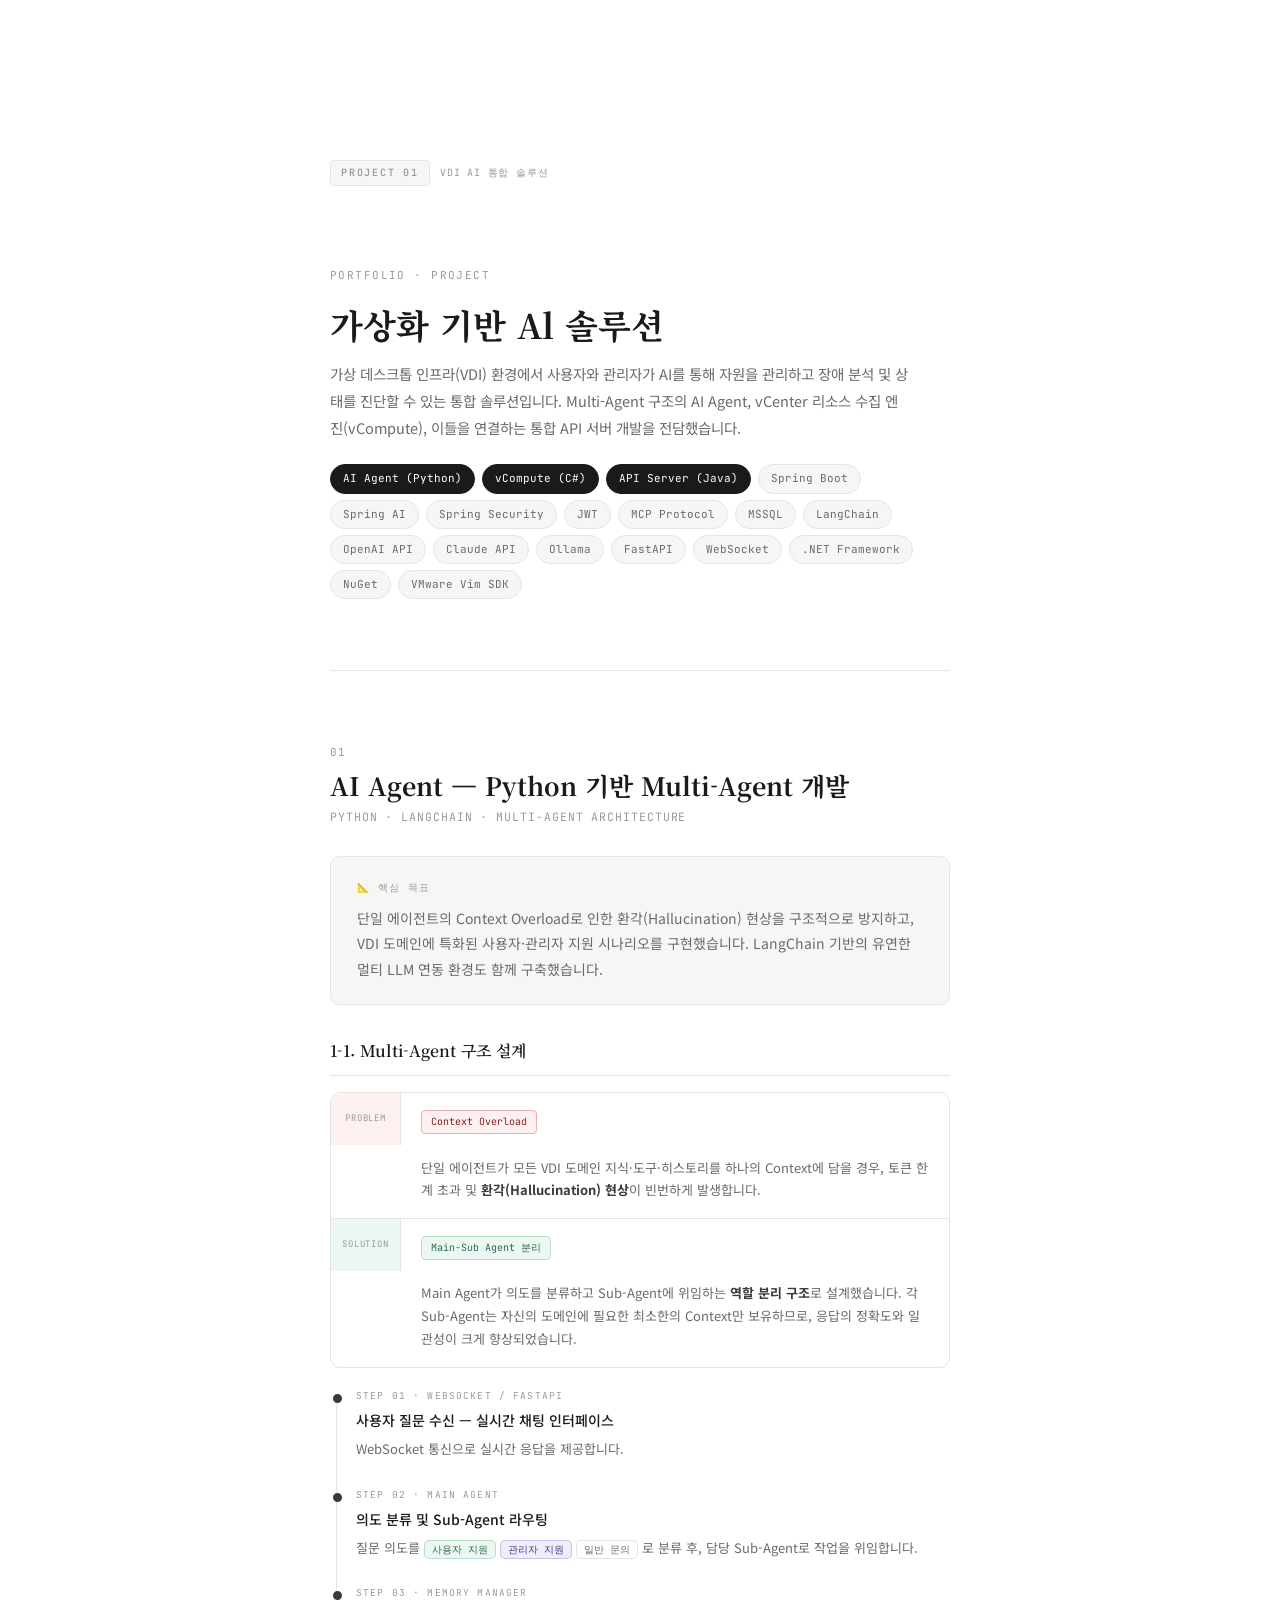
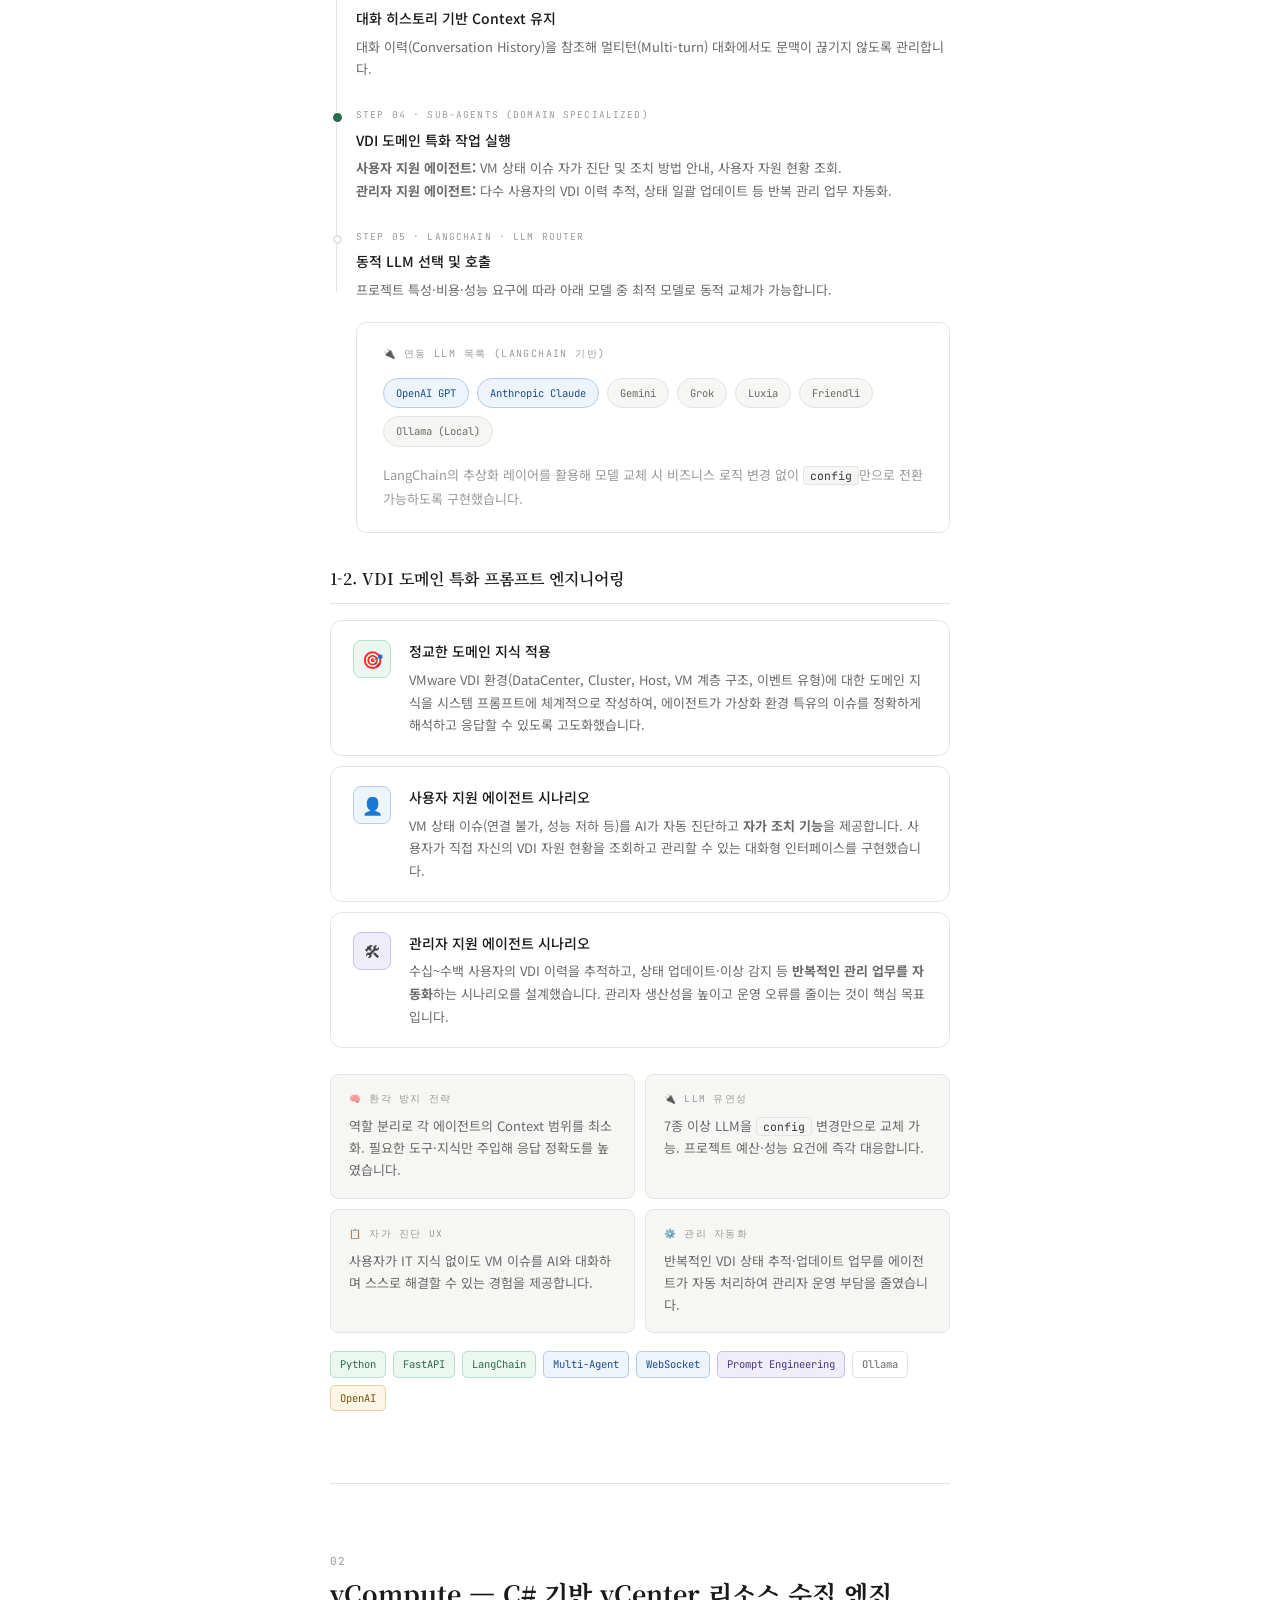
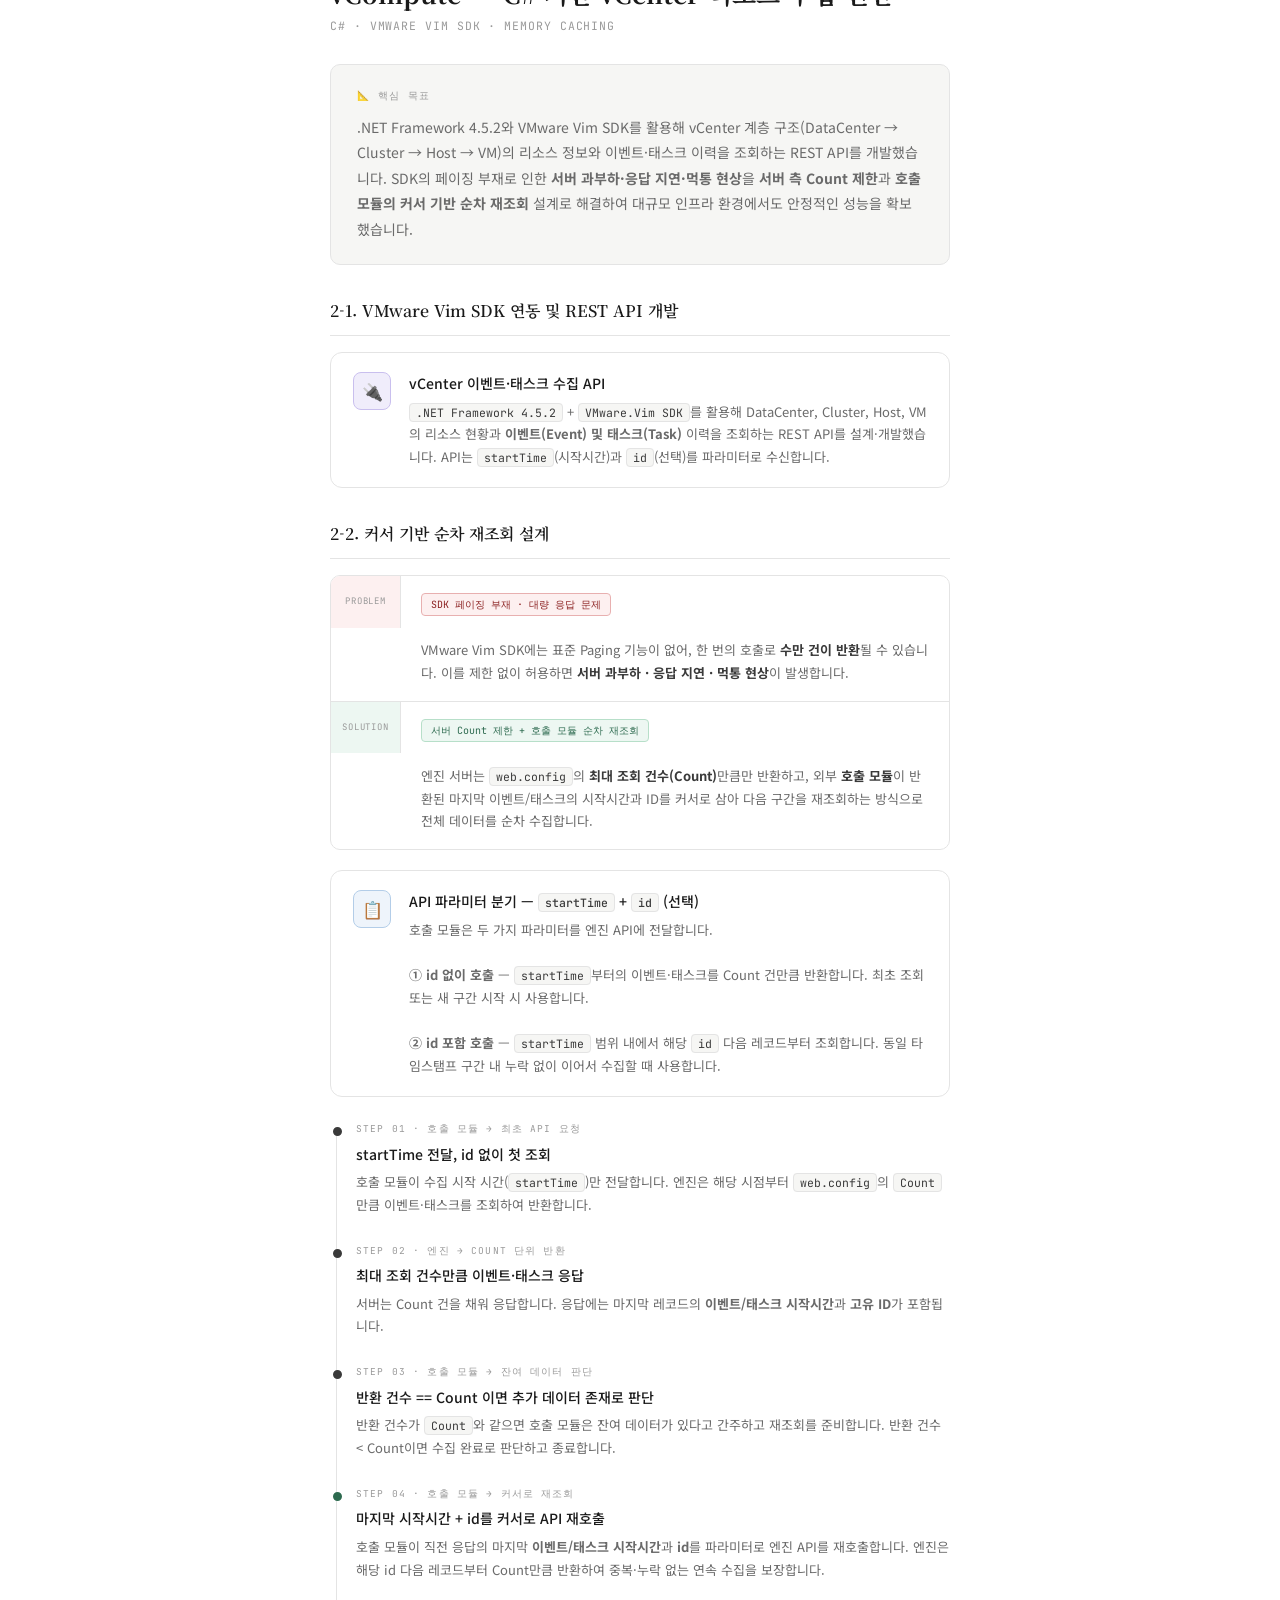
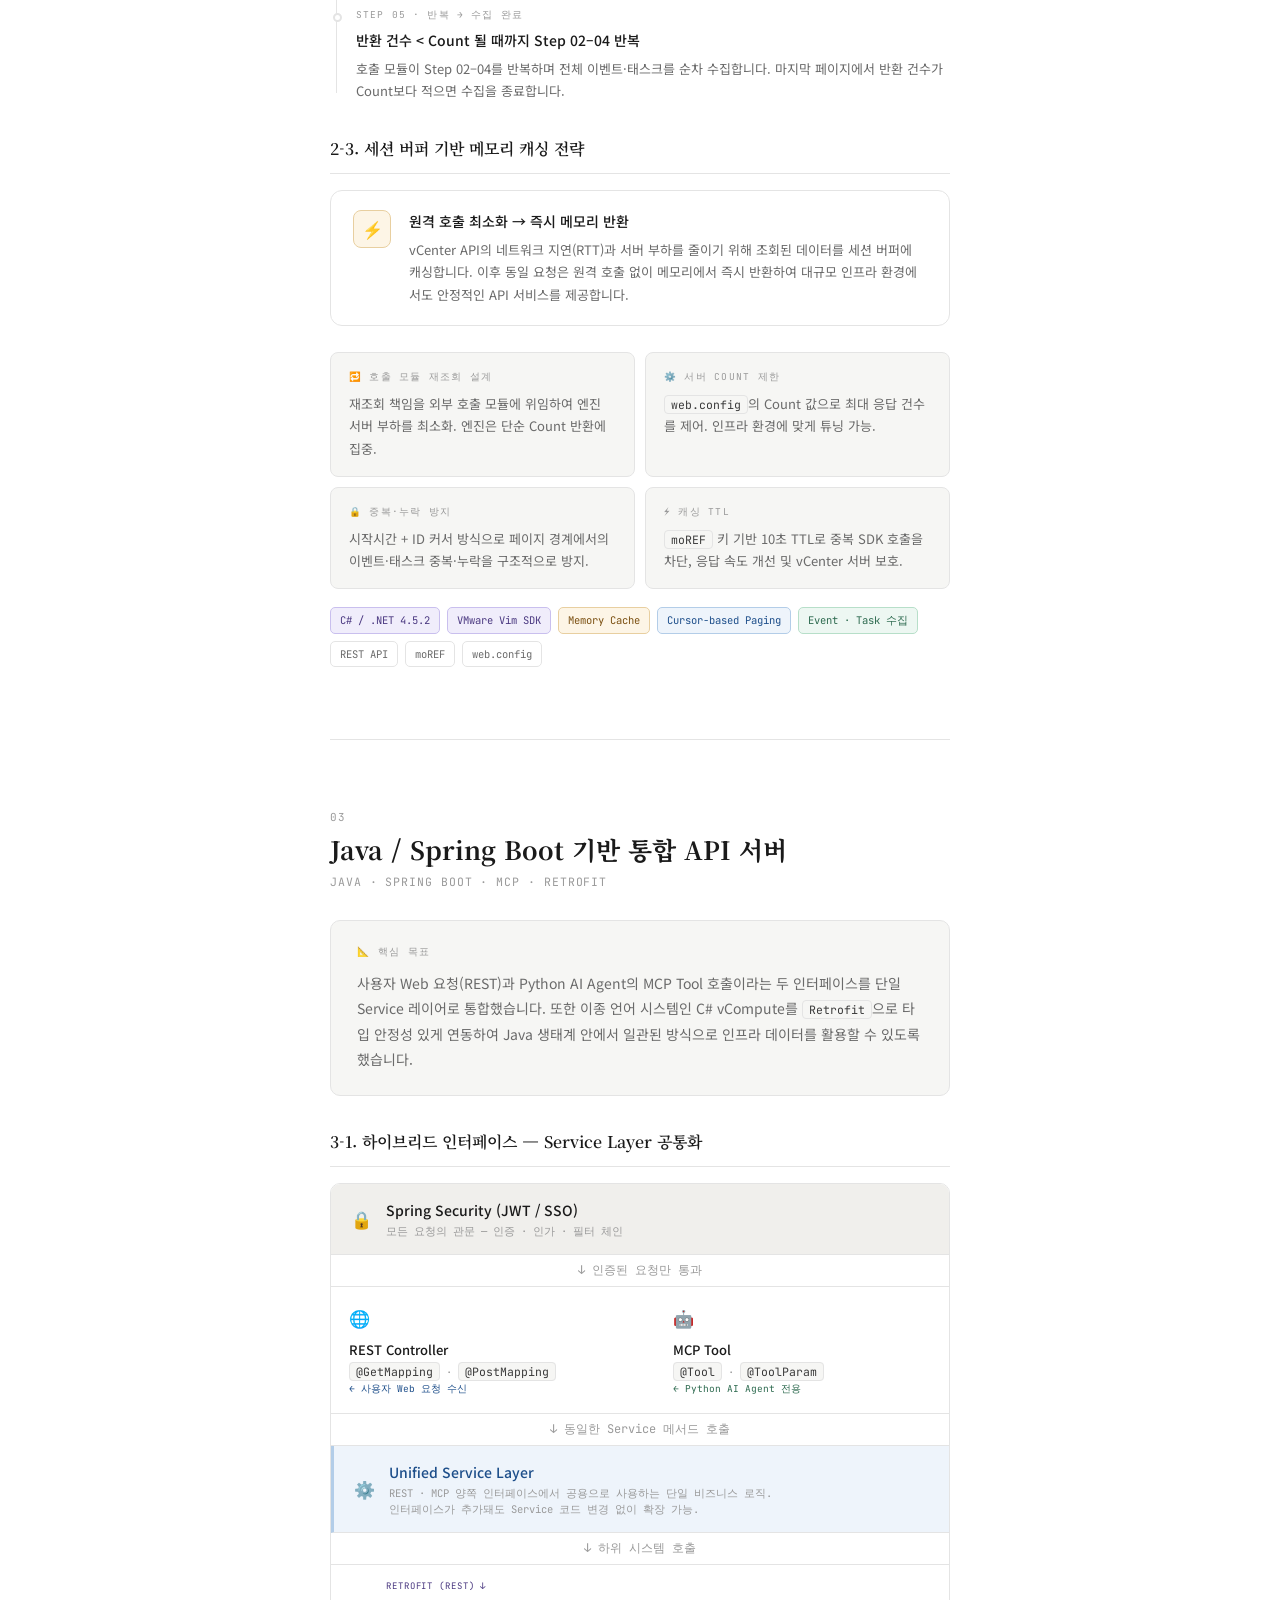
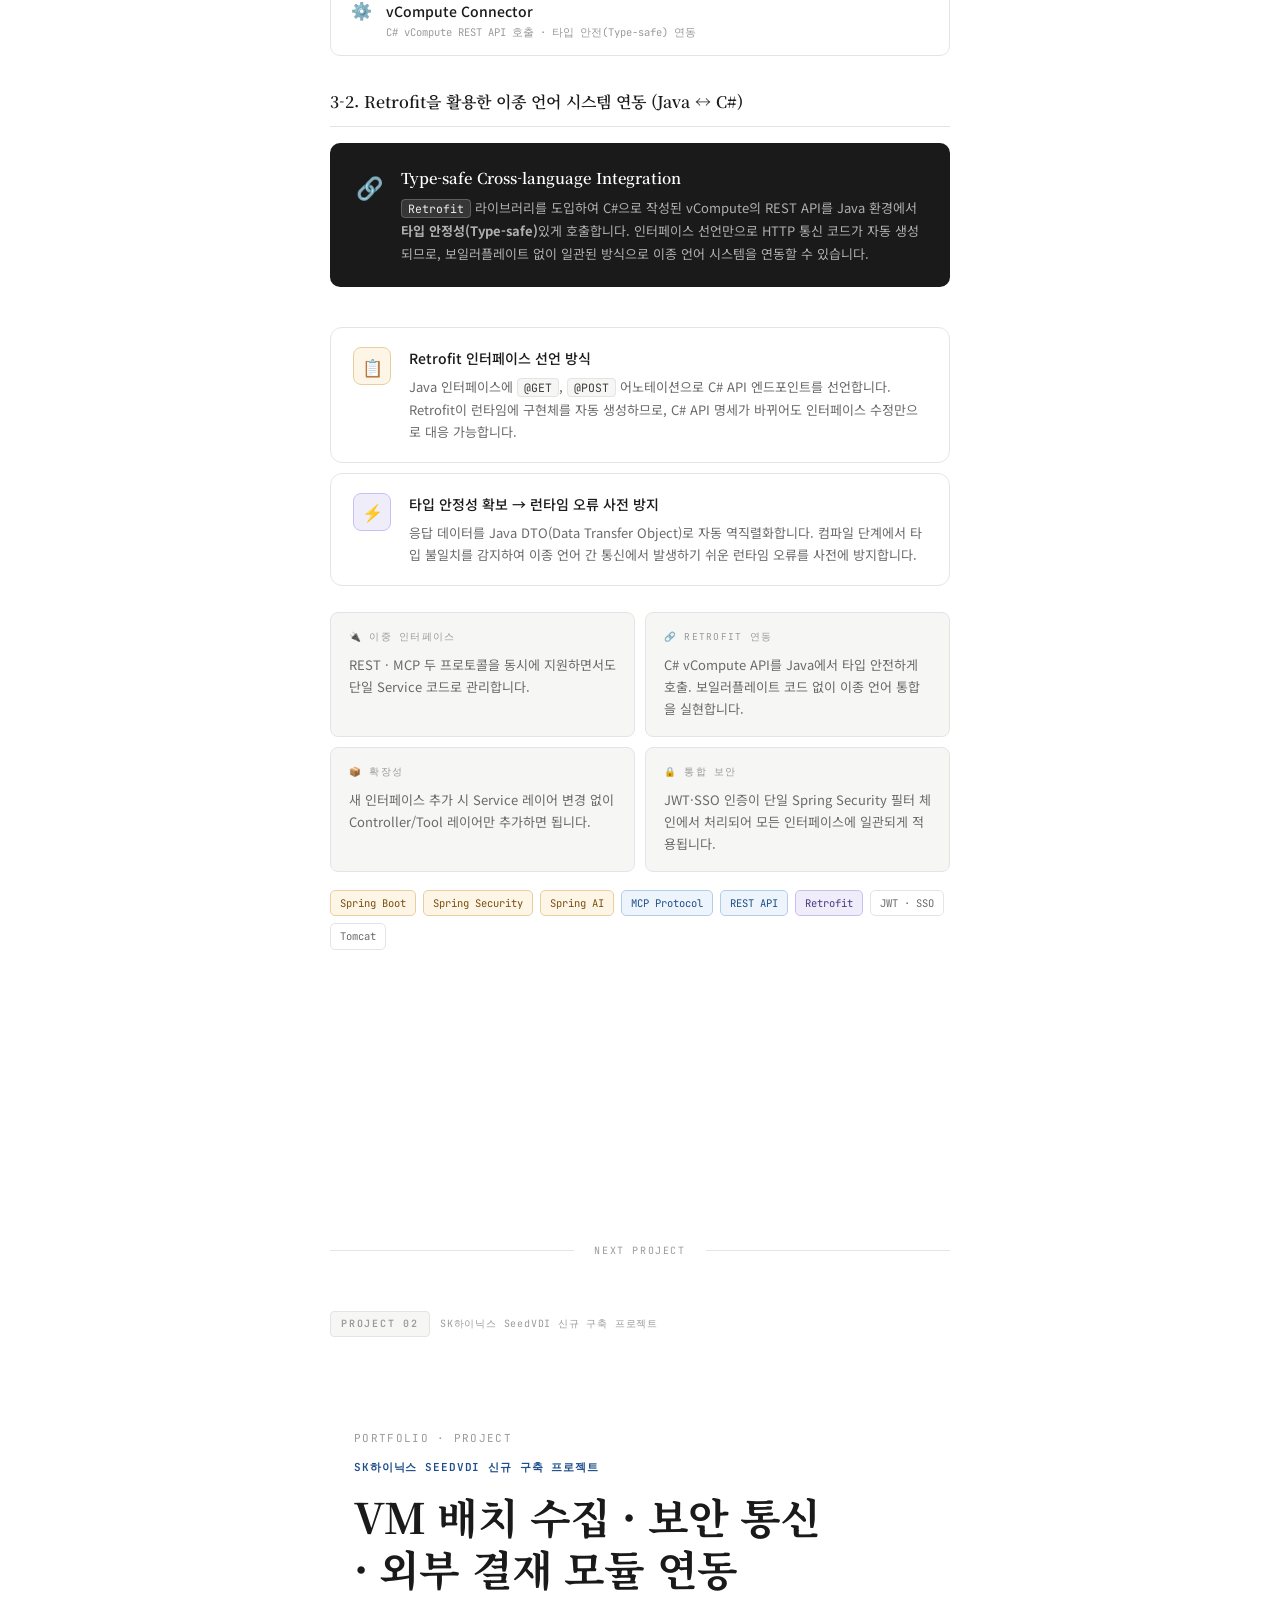
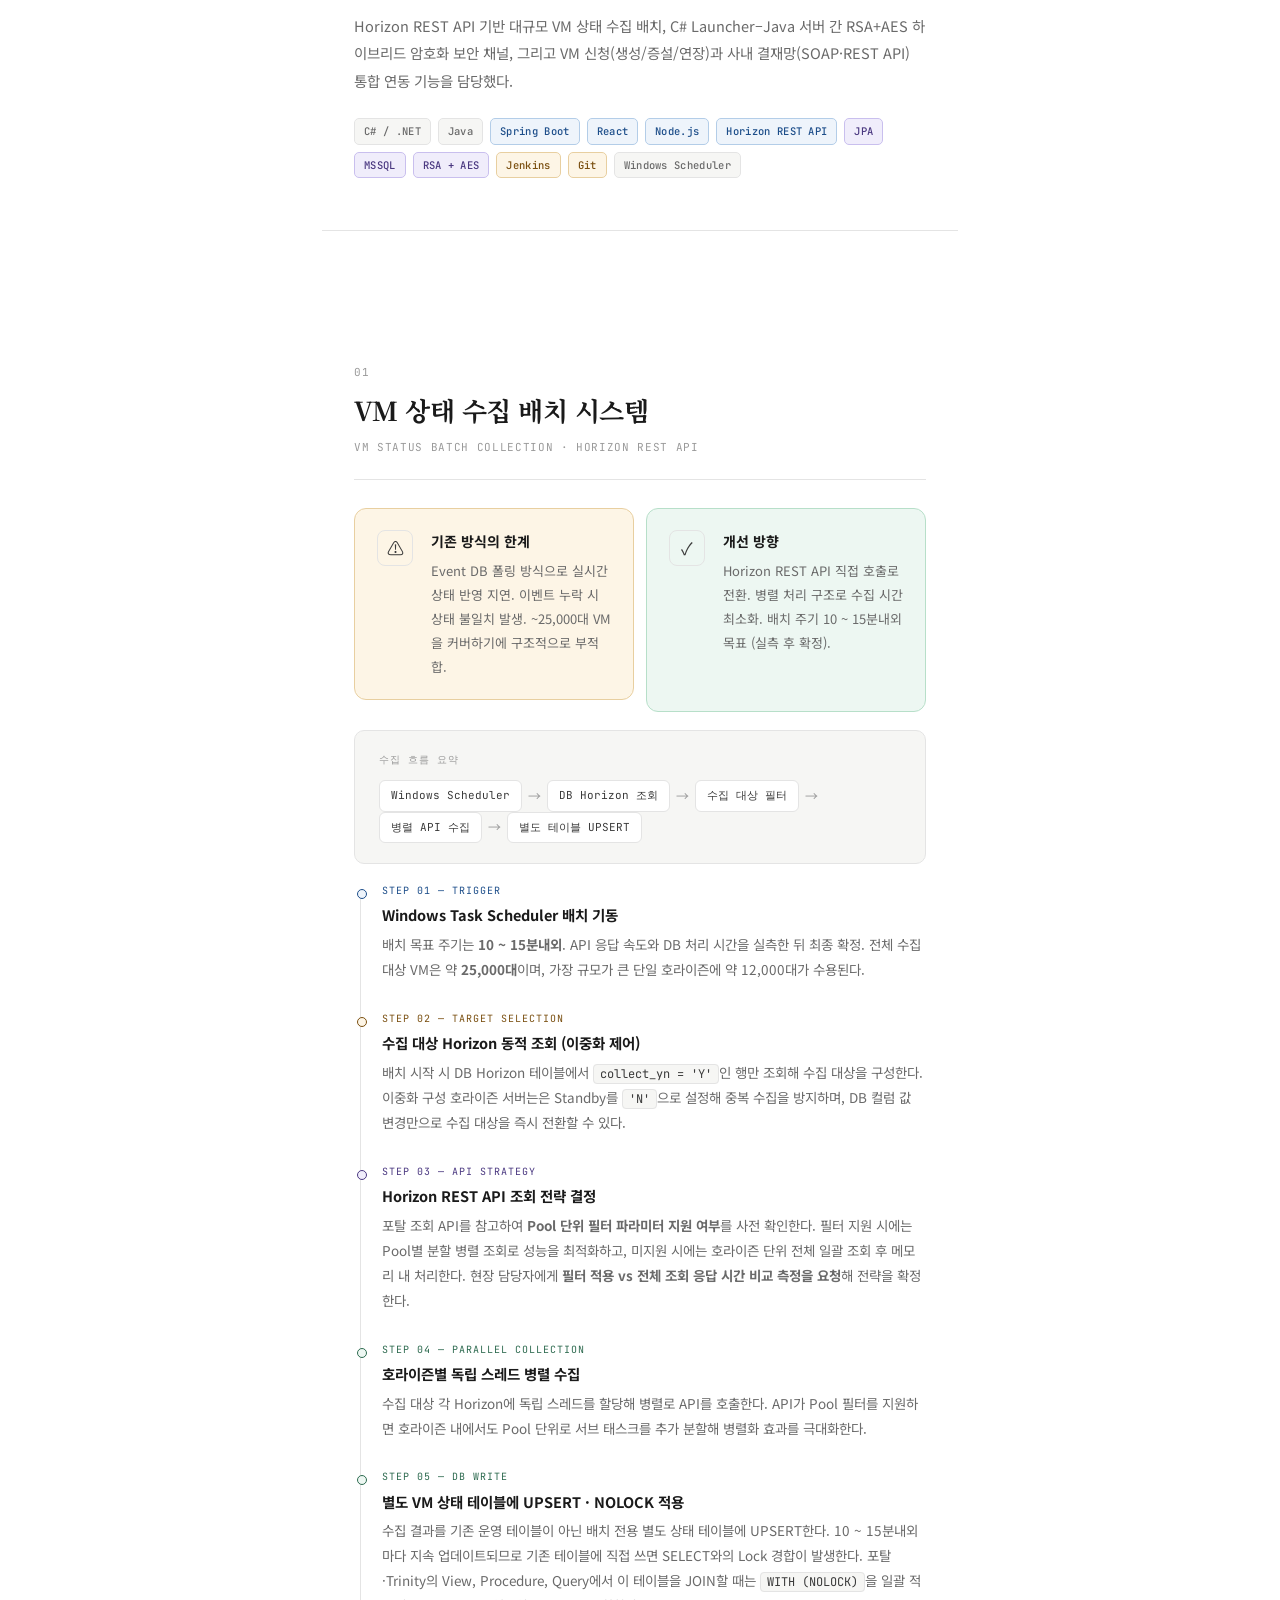
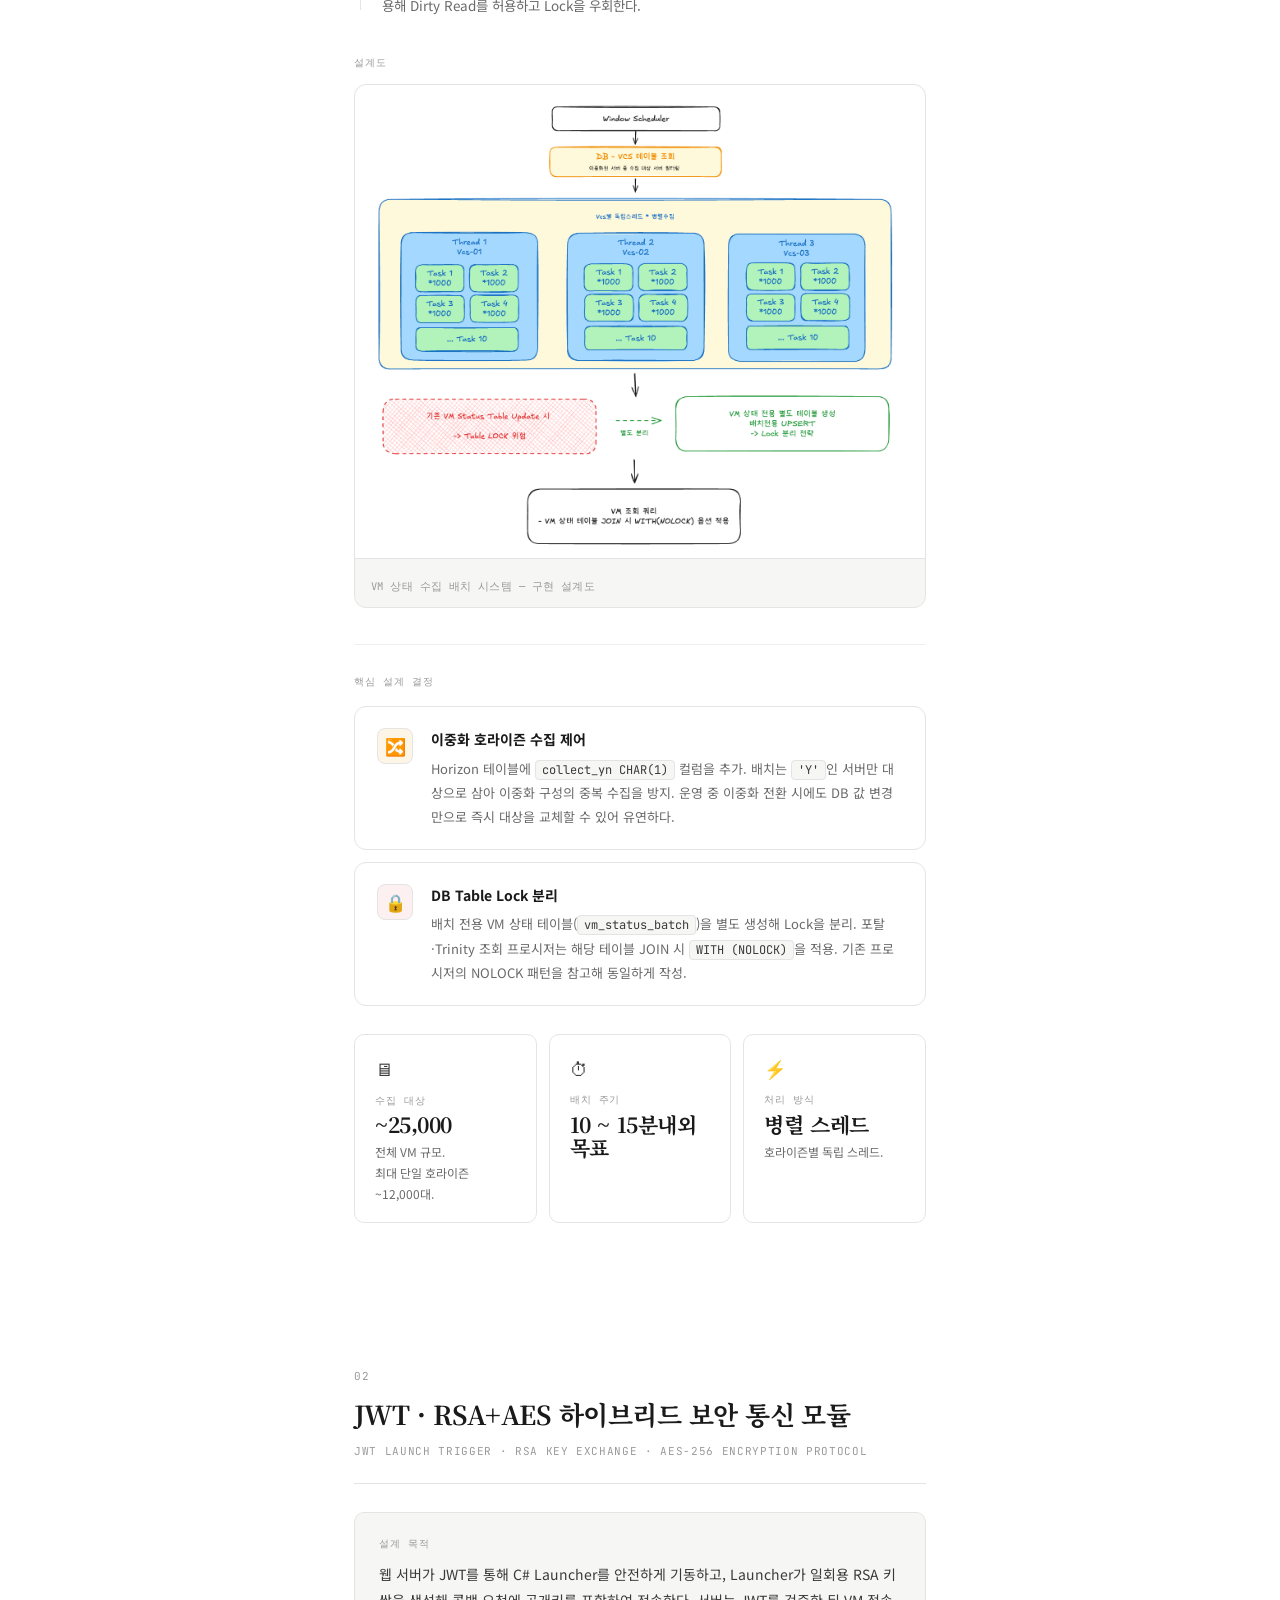
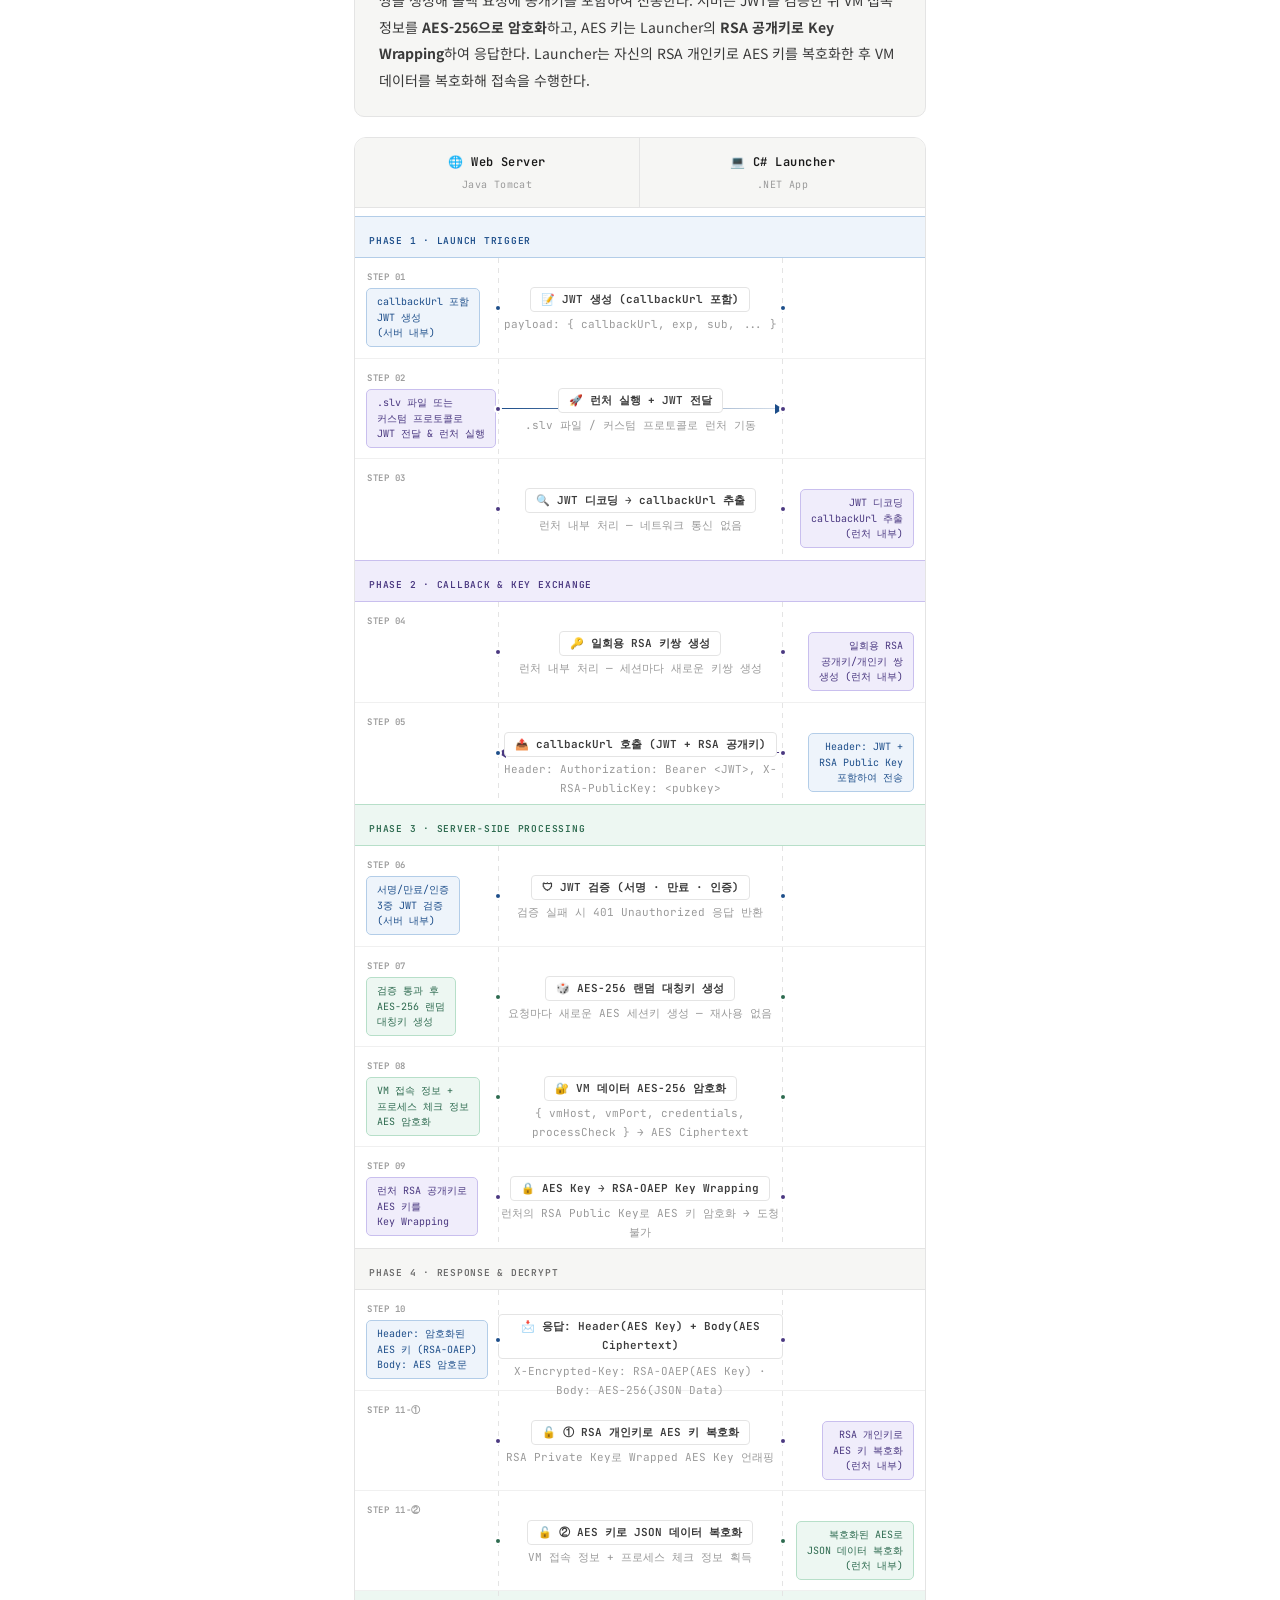
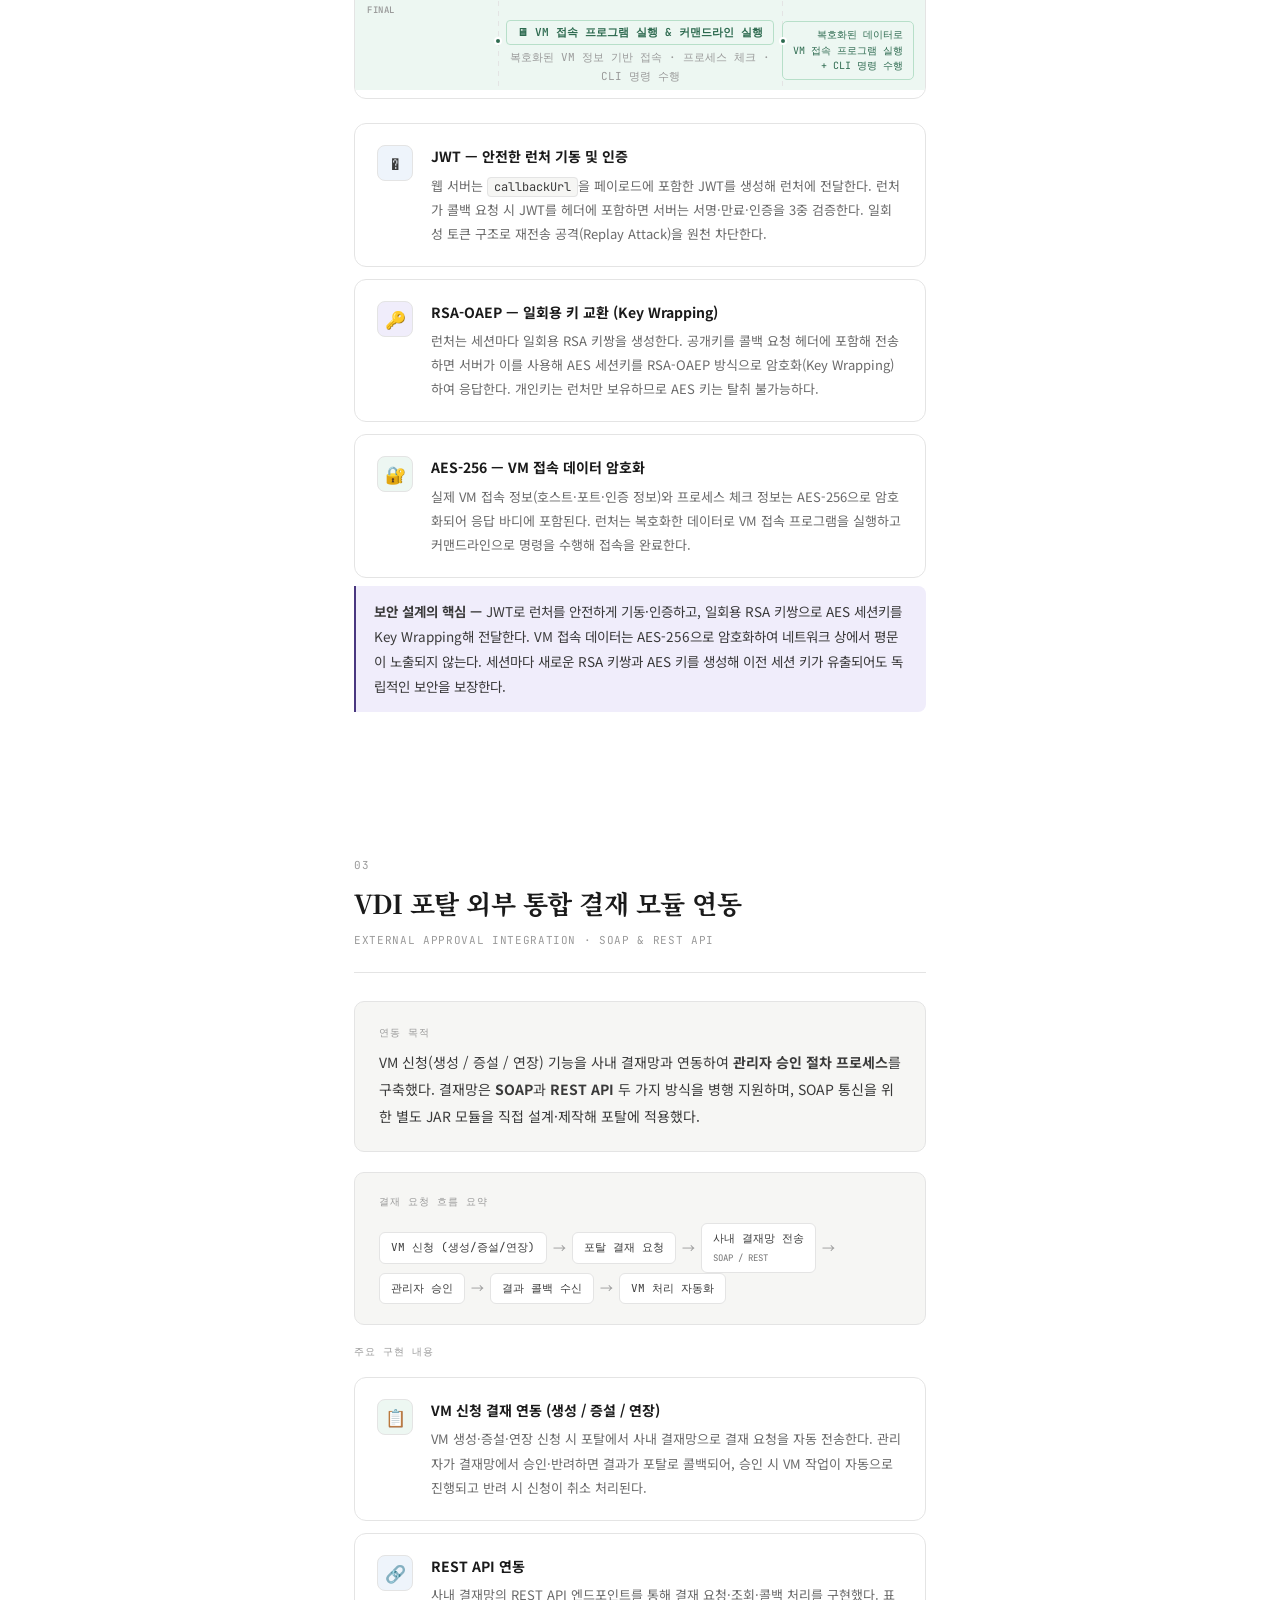
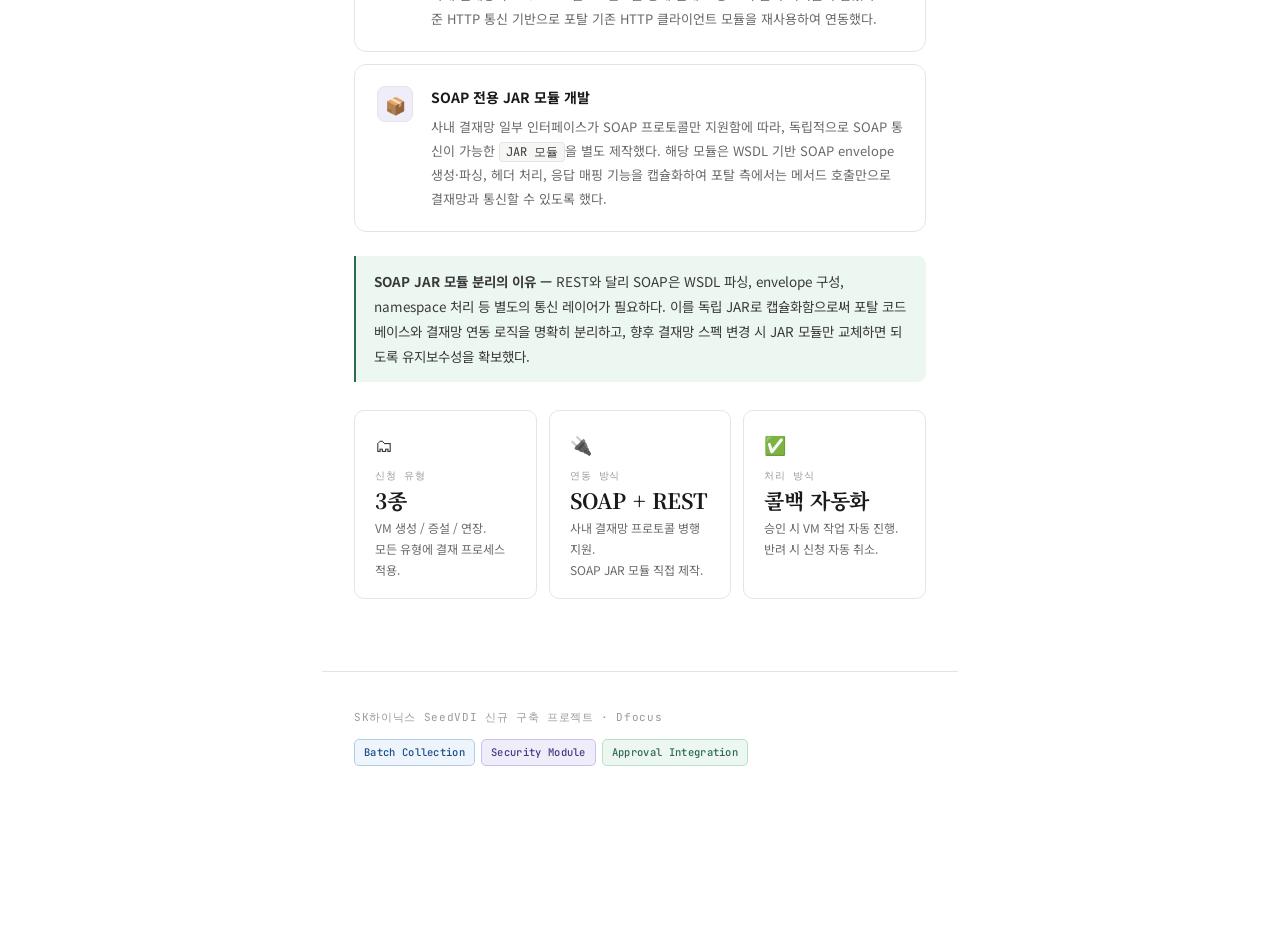
<file: index.html>
<!DOCTYPE html>
<html lang="ko">

<head>
  <meta charset="UTF-8">
  <meta name="viewport" content="width=device-width, initial-scale=1.0">
  <title>통합 포트폴리오 — VDI AI 솔루션 · SeedVDI 신규 구축</title>
  <link rel="preconnect" href="https://fonts.googleapis.com">
  <link rel="preconnect" href="https://fonts.gstatic.com" crossorigin>
  <link
    href="https://fonts.googleapis.com/css2?family=Noto+Serif+KR:wght@300;400;500;600;700&family=Noto+Sans+KR:wght@300;400;500&family=JetBrains+Mono:wght@400;500;600&display=swap"
    rel="stylesheet">
  <style>
    :root {
      --ink: #0f0f0f;
      --ink-2: #2e2e2e;
      --ink-3: #5a5a5a;
      --ink-4: #9a9a9a;
      --rule: #e0e0e0;
      --surface: #f5f5f3;
      --surface-2: #eeede9;
      --white: #ffffff;

      --green: #2d6a4f;
      --green-bg: #edf5f0;
      --green-border: #b7d9c6;

      --blue: #1a4a7a;
      --blue-bg: #eef3f9;
      --blue-border: #b3ccdf;

      --violet: #4a2d7a;
      --violet-bg: #f2eef9;
      --violet-border: #ccb7df;

      --red: #7a1a2d;
      --red-bg: #f9eef0;
      --red-border: #dfb3bc;

      --amber: #7a5a1a;
      --amber-bg: #f9f5ee;
      --amber-border: #dfcfb3;
    }

    *,
    *::before,
    *::after {
      box-sizing: border-box;
      margin: 0;
      padding: 0;
    }

    html {
      font-size: 16px;
      scroll-behavior: smooth;
    }

    body {
      background: var(--white);
      color: var(--ink-2);
      font-family: 'Noto Sans KR', sans-serif;
      font-weight: 400;
      line-height: 1.75;
      -webkit-font-smoothing: antialiased;
    }

    .page {
      max-width: 780px;
      margin: 0 auto;
      padding: 80px 40px 120px;
    }

    /* ── ANIMATIONS ── */
    @keyframes fadeUp {
      from {
        opacity: 0;
        transform: translateY(18px);
      }

      to {
        opacity: 1;
        transform: translateY(0);
      }
    }

    .fade-up {
      opacity: 0;
    }

    /* ── HEADER ── */
    .site-header {
      border-bottom: 1px solid var(--rule);
      padding-bottom: 52px;
      margin-bottom: 72px;
      animation: fadeUp 0.5s ease 0.05s forwards;
      opacity: 0;
    }

    .eyebrow {
      font-family: 'JetBrains Mono', monospace;
      font-size: 11px;
      letter-spacing: 0.13em;
      text-transform: uppercase;
      color: var(--ink-4);
      margin-bottom: 18px;
    }

    .site-header h1 {
      font-family: 'Noto Serif KR', serif;
      font-size: clamp(24px, 4vw, 34px);
      font-weight: 700;
      color: var(--ink);
      line-height: 1.3;
      margin-bottom: 14px;
    }

    .site-header .subtitle {
      font-size: 14.5px;
      color: var(--ink-3);
      max-width: 580px;
      line-height: 1.85;
      margin-bottom: 20px;
    }

    .role-chip {
      display: inline-block;
      font-family: 'JetBrains Mono', monospace;
      font-size: 11px;
      padding: 4px 12px;
      border-radius: 20px;
      border: 1px solid var(--rule);
      background: var(--surface);
      color: var(--ink-3);
      margin: 3px 3px 3px 0;
    }

    .role-chip.primary {
      background: var(--ink);
      color: var(--white);
      border-color: var(--ink);
    }

    /* ── HR ── */
    hr.rule {
      border: none;
      border-top: 1px solid var(--rule);
      margin: 68px 0;
    }

    /* ── SECTION HEADER ── */
    .section {
      margin-bottom: 72px;
    }

    .section-number {
      font-family: 'JetBrains Mono', monospace;
      font-size: 11px;
      color: var(--ink-4);
      letter-spacing: 0.1em;
      margin-bottom: 6px;
    }

    .section-title {
      font-family: 'Noto Serif KR', serif;
      font-size: clamp(19px, 2.8vw, 25px);
      font-weight: 700;
      color: var(--ink);
      line-height: 1.35;
      margin-bottom: 5px;
    }

    .section-sub {
      font-family: 'JetBrains Mono', monospace;
      font-size: 11.5px;
      color: var(--ink-4);
      letter-spacing: 0.08em;
      margin-bottom: 28px;
    }

    /* ── PURPOSE BOX ── */
    .purpose-box {
      background: var(--surface);
      border: 1px solid var(--rule);
      border-radius: 10px;
      padding: 22px 26px;
      margin-bottom: 30px;
    }

    .purpose-box .box-eyebrow {
      font-family: 'JetBrains Mono', monospace;
      font-size: 10px;
      letter-spacing: 0.14em;
      text-transform: uppercase;
      color: var(--ink-4);
      margin-bottom: 10px;
    }

    .purpose-box p {
      font-size: 14px;
      color: var(--ink-3);
      line-height: 1.82;
    }

    /* ── ARCH DIAGRAM ── */
    .arch-wrap {
      border: 1px solid var(--rule);
      border-radius: 12px;
      overflow: hidden;
      margin-bottom: 28px;
    }

    .arch-top-bar {
      background: var(--surface-2);
      border-bottom: 1px solid var(--rule);
      padding: 10px 18px;
      font-family: 'JetBrains Mono', monospace;
      font-size: 10px;
      color: var(--ink-4);
      letter-spacing: 0.1em;
      text-transform: uppercase;
    }

    .arch-diagram {
      padding: 28px 24px 24px;
      background: var(--white);
      display: flex;
      flex-direction: column;
      align-items: center;
      gap: 0;
    }

    .arch-node {
      border: 1px solid var(--rule);
      border-radius: 9px;
      padding: 11px 20px;
      text-align: center;
      background: var(--white);
      min-width: 180px;
    }

    .arch-node .n-label {
      font-family: 'JetBrains Mono', monospace;
      font-size: 9.5px;
      text-transform: uppercase;
      letter-spacing: 0.1em;
      color: var(--ink-4);
      margin-bottom: 4px;
    }

    .arch-node .n-name {
      font-size: 13px;
      font-weight: 500;
      color: var(--ink-2);
    }

    .arch-node.blue {
      background: var(--blue-bg);
      border-color: var(--blue-border);
    }

    .arch-node.amber {
      background: var(--amber-bg);
      border-color: var(--amber-border);
    }

    .arch-node.green {
      background: var(--green-bg);
      border-color: var(--green-border);
    }

    .arch-node.violet {
      background: var(--violet-bg);
      border-color: var(--violet-border);
    }

    .arch-node.blue .n-name {
      color: var(--blue);
    }

    .arch-node.amber .n-name {
      color: var(--amber);
    }

    .arch-node.green .n-name {
      color: var(--green);
    }

    .arch-node.violet .n-name {
      color: var(--violet);
    }

    .arch-conn {
      display: flex;
      flex-direction: column;
      align-items: center;
      gap: 1px;
      margin: 4px 0;
    }

    .arch-conn .proto {
      font-family: 'JetBrains Mono', monospace;
      font-size: 9.5px;
      letter-spacing: 0.1em;
      text-transform: uppercase;
      color: var(--ink-4);
      background: var(--white);
      padding: 0 6px;
      position: relative;
      z-index: 1;
    }

    .arch-conn .arrow {
      font-size: 13px;
      color: var(--rule);
    }

    .arch-branch {
      display: flex;
      align-items: flex-start;
      justify-content: center;
      gap: 20px;
      width: 100%;
    }

    .arch-branch-item {
      display: flex;
      flex-direction: column;
      align-items: center;
      gap: 4px;
      flex: 1;
      max-width: 220px;
    }

    .proto-badge {
      font-family: 'JetBrains Mono', monospace;
      font-size: 9.5px;
      text-transform: uppercase;
      letter-spacing: 0.1em;
      padding: 3px 9px;
      border-radius: 4px;
      border: 1px solid;
    }

    .proto-badge.green {
      color: var(--green);
      border-color: var(--green-border);
      background: var(--green-bg);
    }

    .proto-badge.violet {
      color: var(--violet);
      border-color: var(--violet-border);
      background: var(--violet-bg);
    }

    .arch-branch-divider {
      width: 1px;
      background: var(--rule);
      height: 80px;
      align-self: center;
    }

    .arch-note {
      border-top: 1px solid var(--rule);
      padding: 16px 24px;
      background: var(--surface);
      font-size: 13px;
      color: var(--ink-3);
      line-height: 1.75;
    }

    /* ── TIMELINE ── */
    .timeline {
      position: relative;
      padding-left: 26px;
    }

    .timeline::before {
      content: '';
      position: absolute;
      left: 6px;
      top: 10px;
      bottom: 10px;
      width: 1px;
      background: var(--rule);
    }

    .tl-item {
      position: relative;
      margin-bottom: 26px;
    }

    .tl-item:last-child {
      margin-bottom: 0;
    }

    .tl-dot {
      position: absolute;
      left: -23px;
      top: 6px;
      width: 9px;
      height: 9px;
      border-radius: 50%;
      border: 2px solid var(--rule);
      background: var(--white);
    }

    .tl-item.active .tl-dot {
      border-color: var(--ink-2);
      background: var(--ink-2);
    }

    .tl-item.accent .tl-dot {
      border-color: var(--green);
      background: var(--green);
    }

    .phase {
      font-family: 'JetBrains Mono', monospace;
      font-size: 9.5px;
      text-transform: uppercase;
      letter-spacing: 0.12em;
      color: var(--ink-4);
      margin-bottom: 4px;
    }

    .tl-title {
      font-weight: 500;
      color: var(--ink);
      font-size: 14px;
      margin-bottom: 5px;
    }

    .tl-desc {
      font-size: 13px;
      color: var(--ink-3);
      line-height: 1.75;
    }

    /* ── CARDS ── */
    .card {
      border: 1px solid var(--rule);
      border-radius: 12px;
      padding: 18px 22px;
      display: flex;
      gap: 18px;
      align-items: flex-start;
      margin-bottom: 10px;
      transition: border-color 0.2s;
    }

    .card:hover {
      border-color: var(--ink-4);
    }

    .card-icon {
      width: 38px;
      height: 38px;
      border-radius: 8px;
      background: var(--surface);
      border: 1px solid var(--rule);
      display: flex;
      align-items: center;
      justify-content: center;
      font-size: 17px;
      flex-shrink: 0;
      margin-top: 1px;
    }

    .card-icon.blue {
      background: var(--blue-bg);
      border-color: var(--blue-border);
    }

    .card-icon.green {
      background: var(--green-bg);
      border-color: var(--green-border);
    }

    .card-icon.violet {
      background: var(--violet-bg);
      border-color: var(--violet-border);
    }

    .card-icon.amber {
      background: var(--amber-bg);
      border-color: var(--amber-border);
    }

    .card-title {
      font-weight: 500;
      color: var(--ink);
      font-size: 14px;
      margin-bottom: 5px;
    }

    .card-desc {
      font-size: 13px;
      color: var(--ink-3);
      line-height: 1.75;
    }

    /* ── KP GRID ── */
    .kp-grid {
      display: grid;
      grid-template-columns: 1fr 1fr;
      gap: 10px;
      margin-top: 26px;
    }

    @media (max-width: 520px) {
      .kp-grid {
        grid-template-columns: 1fr;
      }
    }

    .kp-box {
      background: var(--surface);
      border: 1px solid var(--rule);
      border-radius: 8px;
      padding: 16px 18px;
    }

    .kp-label {
      font-family: 'JetBrains Mono', monospace;
      font-size: 9.5px;
      text-transform: uppercase;
      letter-spacing: 0.13em;
      color: var(--ink-4);
      margin-bottom: 8px;
      display: flex;
      align-items: center;
      gap: 5px;
    }

    .kp-box p {
      font-size: 13px;
      color: var(--ink-3);
      line-height: 1.7;
    }

    /* ── TAGS ── */
    .tag-row {
      display: flex;
      flex-wrap: wrap;
      gap: 7px;
      margin-top: 18px;
    }

    .tag {
      font-family: 'JetBrains Mono', monospace;
      font-size: 10.5px;
      padding: 3px 9px;
      border-radius: 5px;
      border: 1px solid var(--rule);
      color: var(--ink-3);
      background: var(--white);
    }

    .tag.green {
      border-color: var(--green-border);
      color: var(--green);
      background: var(--green-bg);
    }

    .tag.blue {
      border-color: var(--blue-border);
      color: var(--blue);
      background: var(--blue-bg);
    }

    .tag.violet {
      border-color: var(--violet-border);
      color: var(--violet);
      background: var(--violet-bg);
    }

    .tag.amber {
      border-color: var(--amber-border);
      color: var(--amber);
      background: var(--amber-bg);
    }

    /* ── INLINE CODE ── */
    code {
      font-family: 'JetBrains Mono', monospace;
      font-size: 11.5px;
      background: var(--surface);
      border: 1px solid var(--rule);
      border-radius: 4px;
      padding: 1px 6px;
      color: var(--ink-2);
    }

    /* ── BADGE ── */
    .badge {
      display: inline-flex;
      align-items: center;
      gap: 5px;
      font-family: 'JetBrains Mono', monospace;
      font-size: 10px;
      border-radius: 4px;
      padding: 2px 9px;
      border: 1px solid var(--red-border);
      background: var(--red-bg);
      color: var(--red);
    }

    .badge.solved {
      border-color: var(--green-border);
      background: var(--green-bg);
      color: var(--green);
    }

    /* ── PROBLEM-SOLUTION BOX ── */
    .ps-box {
      border: 1px solid var(--rule);
      border-radius: 10px;
      overflow: hidden;
      margin-bottom: 20px;
    }

    .ps-row {
      display: flex;
      align-items: flex-start;
      gap: 0;
    }

    .ps-side {
      width: 70px;
      flex-shrink: 0;
      display: flex;
      flex-direction: column;
      align-items: center;
      justify-content: flex-start;
      padding: 18px 10px;
      border-right: 1px solid var(--rule);
    }

    .ps-side-label {
      font-family: 'JetBrains Mono', monospace;
      font-size: 9px;
      text-transform: uppercase;
      letter-spacing: 0.1em;
      color: var(--ink-4);

    }

    .ps-content {
      padding: 16px 20px;
      font-size: 13px;
      color: var(--ink-3);
      line-height: 1.75;
      flex: 1;
    }

    .ps-content strong {
      color: var(--ink-2);
    }

    .ps-divider {
      border: none;
      border-top: 1px solid var(--rule);
      margin: 0;
    }

    .ps-row.problem .ps-side {
      background: var(--red-bg);
    }

    .ps-row.solution .ps-side {
      background: var(--green-bg);
    }

    /* ── ARCH LAYER (Java) ── */
    .layer-stack {
      border: 1px solid var(--rule);
      border-radius: 10px;
      overflow: hidden;
      margin-bottom: 24px;
    }

    .layer-row {
      padding: 14px 20px;
      display: flex;
      align-items: center;
      gap: 14px;
      border-bottom: 1px solid var(--rule);
    }

    .layer-row:last-child {
      border-bottom: none;
    }

    .layer-row.security {
      background: var(--surface-2);
    }

    .layer-row.iface {
      background: var(--white);
    }

    .layer-row.service {
      background: var(--blue-bg);
      border-left: 3px solid var(--blue-border);
    }

    .layer-row.client-split {
      background: var(--white);
      padding: 0;
      display: grid;
      grid-template-columns: 1fr 1px 1fr;
    }

    .split-cell {
      padding: 14px 18px;
    }

    .split-divider {
      background: var(--rule);
    }

    .layer-icon {
      font-size: 17px;
      flex-shrink: 0;
    }

    .layer-name {
      font-weight: 500;
      font-size: 14px;
      color: var(--ink);
      margin-bottom: 2px;
    }

    .layer-detail {
      font-family: 'JetBrains Mono', monospace;
      font-size: 10.5px;
      color: var(--ink-4);
      line-height: 1.5;
    }

    .layer-arrow {
      text-align: center;
      padding: 5px;
      font-family: 'JetBrains Mono', monospace;
      font-size: 12px;
      color: var(--ink-4);
      background: var(--white);
      border-bottom: 1px solid var(--rule);
    }

    /* ── LLM GRID ── */
    .llm-grid {
      display: flex;
      flex-wrap: wrap;
      gap: 8px;
      margin: 16px 0;
    }

    .llm-chip {
      font-family: 'JetBrains Mono', monospace;
      font-size: 10.5px;
      padding: 5px 12px;
      border-radius: 20px;
      border: 1px solid var(--rule);
      background: var(--surface);
      color: var(--ink-3);
    }

    .llm-chip.highlight {
      background: var(--blue-bg);
      border-color: var(--blue-border);
      color: var(--blue);
    }

    /* ── SUBSECTION ── */
    .subsection-title {
      font-family: 'Noto Serif KR', serif;
      font-size: 16px;
      font-weight: 600;
      color: var(--ink);
      margin: 32px 0 16px;
      padding-bottom: 10px;
      border-bottom: 1px solid var(--rule);
    }

    /* ── CONTRIB BANNER ── */
    .contrib-banner {
      background: var(--ink);
      color: var(--white);
      border-radius: 10px;
      padding: 22px 26px;
      margin-bottom: 40px;
      display: flex;
      align-items: flex-start;
      gap: 18px;
    }

    .contrib-banner .icon {
      font-size: 22px;
      flex-shrink: 0;
      margin-top: 2px;
    }

    .contrib-banner h3 {
      font-family: 'Noto Serif KR', serif;
      font-size: 15px;
      font-weight: 600;
      margin-bottom: 6px;
    }

    .contrib-banner p {
      font-size: 13px;
      color: rgba(255, 255, 255, 0.65);
      line-height: 1.75;
    }

    .contrib-banner code {
      background: rgba(255, 255, 255, 0.12);
      border-color: rgba(255, 255, 255, 0.2);
      color: rgba(255, 255, 255, 0.9);
    }


    /* ─── PROJECT DIVIDER & BADGE ─── */
    .project-divider {
      display: flex;
      align-items: center;
      gap: 20px;
      margin: 100px 0 0;
    }

    .project-divider::before,
    .project-divider::after {
      content: '';
      flex: 1;
      height: 1px;
      background: var(--rule);
    }

    .project-divider-inner {
      font-family: 'JetBrains Mono', monospace;
      font-size: 10px;
      letter-spacing: 0.16em;
      text-transform: uppercase;
      color: var(--ink-4);
      white-space: nowrap;
    }

    .project-badge {
      display: inline-flex;
      align-items: center;
      gap: 10px;
    }

    .project-badge-num {
      font-family: 'JetBrains Mono', monospace;
      font-size: 10px;
      font-weight: 600;
      letter-spacing: 0.18em;
      text-transform: uppercase;
      color: var(--ink-4);
      background: var(--surface);
      border: 1px solid var(--rule);
      border-radius: 4px;
      padding: 3px 10px;
    }

    .project-badge-label {
      font-family: 'JetBrains Mono', monospace;
      font-size: 10px;
      color: var(--ink-4);
      letter-spacing: 0.08em;
    }

    /* p2 래퍼 패딩 */
    .p2-scope {
      padding-top: 60px;
    }

    .p2-scope .wrap {
      max-width: 780px;
      margin: 0 auto;
      padding: 0 40px 120px;
    }

    /* p2 헤더 top padding 축소 */
    .p2-scope .site-header {
      padding-top: 32px !important;
    }

    /* ══════════════════════════════════════
       PROJECT 02 — SeedVDI (scoped)
    ══════════════════════════════════════ */

    :root {
      --ink: #1a1a1a;
      --ink-2: #3a3a3a;
      --ink-3: #6a6a6a;
      --ink-4: #9a9a9a;
      --rule: #e4e4e4;
      --rule-2: #f0f0f0;
      --surface: #f6f6f4;
      --surface-2: #f0efec;
      --white: #ffffff;

      --green: #2d6a4f;
      --green-bg: #edf7f2;
      --green-border: #b7dfc9;

      --blue: #1d4e8a;
      --blue-bg: #eef4fb;
      --blue-border: #b3cde8;

      --violet: #4a3880;
      --violet-bg: #f0edfb;
      --violet-border: #c9bfee;

      --amber: #7a4f10;
      --amber-bg: #fdf5e6;
      --amber-border: #e8cfa0;

      --red: #8b2020;
      --red-bg: #fdf0f0;
      --red-border: #e8b0b0;
    }

    * {
      margin: 0;
      padding: 0;
      box-sizing: border-box;
    }

    @keyframes fadeUp {
      from {
        opacity: 0;
        transform: translateY(16px);
      }

      to {
        opacity: 1;
        transform: translateY(0);
      }
    }

    .p2-scope .fu {
      animation: fadeUp 0.55s ease both;
    }

    .p2-scope .d1 {
      animation-delay: .05s;
    }

    .p2-scope .d2 {
      animation-delay: .12s;
    }

    .p2-scope .d3 {
      animation-delay: .19s;
    }

    .p2-scope .d4 {
      animation-delay: .26s;
    }

    .p2-scope .d5 {
      animation-delay: .33s;
    }

    .p2-scope .d6 {
      animation-delay: .40s;
    }

    .p2-scope .d7 {
      animation-delay: .47s;
    }

    .p2-scope .d8 {
      animation-delay: .54s;
    }

    .p2-scope

    /* ── LAYOUT ── */
    .wrap {
      max-width: 780px;
      margin: 0 auto;
      padding: 0 32px;
    }

    .p2-scope

    /* ── SITE HEADER ── */
    .site-header {
      padding: 72px 0 52px;
      border-bottom: 1px solid var(--rule);
    }

    .p2-scope .header-eyebrow {
      font-family: 'JetBrains Mono', monospace;
      font-size: 11px;
      letter-spacing: .12em;
      text-transform: uppercase;
      color: var(--ink-4);
      margin-bottom: 10px;
    }

    .p2-scope .header-kicker {
      font-family: 'JetBrains Mono', monospace;
      font-size: 11px;
      letter-spacing: .08em;
      text-transform: uppercase;
      color: var(--blue);
      margin-bottom: 14px;
      font-weight: 600;
    }

    .p2-scope .header-title {
      font-family: 'Noto Serif KR', serif;
      font-size: clamp(26px, 4.5vw, 42px);
      font-weight: 700;
      color: var(--ink);
      letter-spacing: -.02em;
      line-height: 1.22;
      margin-bottom: 18px;
    }

    .p2-scope .header-desc {
      font-size: 14.5px;
      color: var(--ink-3);
      max-width: 580px;
      line-height: 1.9;
    }

    .p2-scope .header-tags {
      display: flex;
      flex-wrap: wrap;
      gap: 7px;
      margin-top: 24px;
    }

    .p2-scope

    /* ── PROJECT META BAR ── */
    .meta-bar {
      display: grid;
      grid-template-columns: repeat(3, 1fr);
      gap: 0;
      border: 1px solid var(--rule);
      border-radius: 10px;
      overflow: hidden;
      margin: 32px 0 0;
    }

    .p2-scope .meta-item {
      padding: 16px 20px;
      border-right: 1px solid var(--rule);
    }

    .p2-scope .meta-item:last-child {
      border-right: none;
    }

    .p2-scope .meta-label {
      font-family: 'JetBrains Mono', monospace;
      font-size: 9.5px;
      letter-spacing: .1em;
      text-transform: uppercase;
      color: var(--ink-4);
      margin-bottom: 5px;
    }

    .p2-scope .meta-value {
      font-size: 14px;
      font-weight: 700;
      color: var(--ink);
      line-height: 1.4;
    }

    .p2-scope

    /* ── SECTION ── */
    .section {
      padding: 60px 0 0;
    }

    .p2-scope .sec-num {
      font-family: 'JetBrains Mono', monospace;
      font-size: 11px;
      color: var(--ink-4);
      letter-spacing: .1em;
      margin-bottom: 5px;
    }

    .p2-scope .sec-title {
      font-family: 'Noto Serif KR', serif;
      font-size: clamp(20px, 3vw, 26px);
      font-weight: 700;
      color: var(--ink);
      letter-spacing: -.02em;
      margin-bottom: 5px;
    }

    .p2-scope .sec-sub {
      font-family: 'JetBrains Mono', monospace;
      font-size: 11px;
      color: var(--ink-4);
      letter-spacing: .06em;
      padding-bottom: 22px;
      border-bottom: 1px solid var(--rule);
      margin-bottom: 28px;
    }

    .p2-scope

    /* ── MODULE LABEL (큰 섹션 구분용) ── */
    .module-label {
      display: inline-flex;
      align-items: center;
      gap: 8px;
      font-family: 'JetBrains Mono', monospace;
      font-size: 10px;
      font-weight: 600;
      letter-spacing: .1em;
      text-transform: uppercase;
      padding: 4px 12px;
      border-radius: 4px;
      margin-bottom: 22px;
    }

    .p2-scope .ml-blue {
      background: var(--blue-bg);
      color: var(--blue);
      border: 1px solid var(--blue-border);
    }

    .p2-scope .ml-violet {
      background: var(--violet-bg);
      color: var(--violet);
      border: 1px solid var(--violet-border);
    }

    .p2-scope .ml-green {
      background: var(--green-bg);
      color: var(--green);
      border: 1px solid var(--green-border);
    }

    .p2-scope

    /* ── PURPOSE BOX ── */
    .purpose-box {
      background: var(--surface);
      border: 1px solid var(--rule);
      border-radius: 10px;
      padding: 22px 24px;
      margin-bottom: 20px;
    }

    .p2-scope .eyebrow {
      font-family: 'JetBrains Mono', monospace;
      font-size: 10px;
      letter-spacing: .1em;
      text-transform: uppercase;
      color: var(--ink-4);
      margin-bottom: 8px;
    }

    .p2-scope .purpose-text {
      font-size: 14px;
      color: var(--ink-2);
      line-height: 1.9;
    }

    .p2-scope

    /* ── INLINE CODE ── */
    code {
      font-family: 'JetBrains Mono', monospace;
      font-size: 12px;
      background: var(--surface);
      border: 1px solid var(--rule);
      border-radius: 4px;
      padding: 1px 6px;
      color: var(--ink-2);
    }

    .p2-scope

    /* ── TAGS ── */
    .tag {
      font-family: 'JetBrains Mono', monospace;
      font-size: 10.5px;
      padding: 3px 9px;
      border-radius: 5px;
      border: 1px solid;
      letter-spacing: .03em;
      font-weight: 500;
      display: inline-block;
    }

    .p2-scope .tag-default {
      border-color: var(--rule);
      color: var(--ink-3);
      background: var(--surface);
    }

    .p2-scope .tag-green {
      border-color: var(--green-border);
      color: var(--green);
      background: var(--green-bg);
    }

    .p2-scope .tag-blue {
      border-color: var(--blue-border);
      color: var(--blue);
      background: var(--blue-bg);
    }

    .p2-scope .tag-violet {
      border-color: var(--violet-border);
      color: var(--violet);
      background: var(--violet-bg);
    }

    .p2-scope .tag-amber {
      border-color: var(--amber-border);
      color: var(--amber);
      background: var(--amber-bg);
    }

    .p2-scope

    /* ── TIMELINE ── */
    .timeline {
      position: relative;
      padding-left: 28px;
    }

    .p2-scope .timeline::before {
      content: '';
      position: absolute;
      left: 6px;
      top: 8px;
      bottom: 8px;
      width: 1px;
      background: var(--rule);
    }

    .p2-scope .tl-item {
      position: relative;
      margin-bottom: 28px;
    }

    .p2-scope .tl-item:last-child {
      margin-bottom: 0;
    }

    .p2-scope .tl-dot {
      position: absolute;
      left: -25px;
      top: 7px;
      width: 10px;
      height: 10px;
      border-radius: 50%;
      background: var(--white);
      border: 1.5px solid var(--ink-4);
    }

    .p2-scope .tl-dot.blue {
      border-color: var(--blue);
      background: var(--blue-bg);
    }

    .p2-scope .tl-dot.green {
      border-color: var(--green);
      background: var(--green-bg);
    }

    .p2-scope .tl-dot.violet {
      border-color: var(--violet);
      background: var(--violet-bg);
    }

    .p2-scope .tl-dot.amber {
      border-color: var(--amber);
      background: var(--amber-bg);
    }

    .p2-scope .tl-phase {
      font-family: 'JetBrains Mono', monospace;
      font-size: 10px;
      letter-spacing: .1em;
      text-transform: uppercase;
      color: var(--ink-4);
      margin-bottom: 3px;
    }

    .p2-scope .tl-phase.blue {
      color: var(--blue);
    }

    .p2-scope .tl-phase.green {
      color: var(--green);
    }

    .p2-scope .tl-phase.violet {
      color: var(--violet);
    }

    .p2-scope .tl-phase.amber {
      color: var(--amber);
    }

    .p2-scope .tl-title {
      font-size: 14.5px;
      font-weight: 700;
      color: var(--ink);
      margin-bottom: 4px;
    }

    .p2-scope .tl-desc {
      font-size: 13.5px;
      color: var(--ink-3);
      line-height: 1.85;
    }

    .p2-scope

    /* ── CARDS ── */
    .card {
      border: 1px solid var(--rule);
      border-radius: 12px;
      padding: 20px 22px;
      display: flex;
      gap: 18px;
      align-items: flex-start;
      margin-bottom: 12px;
      background: var(--white);
      transition: border-color .2s, box-shadow .2s;
    }

    .p2-scope .card:last-child {
      margin-bottom: 0;
    }

    .p2-scope .card:hover {
      border-color: #d0d0d0;
      box-shadow: 0 2px 12px rgba(0, 0, 0, .05);
    }

    .p2-scope .card-icon {
      flex-shrink: 0;
      width: 36px;
      height: 36px;
      display: flex;
      align-items: center;
      justify-content: center;
      border-radius: 8px;
      font-size: 17px;
      margin-top: 1px;
    }

    .p2-scope .ci-green {
      background: var(--green-bg);
    }

    .p2-scope .ci-blue {
      background: var(--blue-bg);
    }

    .p2-scope .ci-violet {
      background: var(--violet-bg);
    }

    .p2-scope .ci-amber {
      background: var(--amber-bg);
    }

    .p2-scope .ci-red {
      background: var(--red-bg);
    }

    .p2-scope .card-title {
      font-size: 14px;
      font-weight: 700;
      color: var(--ink);
      margin-bottom: 5px;
    }

    .p2-scope .card-desc {
      font-size: 13px;
      color: var(--ink-3);
      line-height: 1.85;
    }

    .p2-scope .card.warn {
      border-color: var(--amber-border);
      background: var(--amber-bg);
    }

    .p2-scope .card.ok {
      border-color: var(--green-border);
      background: var(--green-bg);
    }

    .p2-scope

    /* ── KP GRID ── */
    .kp-grid {
      display: grid;
      grid-template-columns: 1fr 1fr 1fr;
      gap: 12px;
    }

    .p2-scope .kp-box {
      border: 1px solid var(--rule);
      border-radius: 10px;
      padding: 18px 20px;
      background: var(--white);
    }

    .p2-scope .kp-icon {
      font-size: 18px;
      margin-bottom: 8px;
    }

    .p2-scope .kp-label {
      font-family: 'JetBrains Mono', monospace;
      font-size: 9.5px;
      letter-spacing: .1em;
      text-transform: uppercase;
      color: var(--ink-4);
      margin-bottom: 4px;
    }

    .p2-scope .kp-value {
      font-family: 'Noto Serif KR', serif;
      font-size: 21px;
      font-weight: 700;
      color: var(--ink);
      letter-spacing: -.02em;
      line-height: 1.1;
      margin-bottom: 5px;
    }

    .p2-scope .kp-desc {
      font-size: 12px;
      color: var(--ink-3);
      line-height: 1.75;
    }

    .p2-scope

    /* ── TWO-COL ── */
    .two-col {
      display: grid;
      grid-template-columns: 1fr 1fr;
      gap: 12px;
    }

    .p2-scope

    /* ── FLOW MINI ── */
    .flow-mini {
      background: var(--surface);
      border: 1px solid var(--rule);
      border-radius: 10px;
      padding: 20px 24px;
      margin: 18px 0;
    }

    .p2-scope .flow-steps {
      display: flex;
      align-items: center;
      flex-wrap: wrap;
      gap: 0;
    }

    .p2-scope .flow-step {
      font-family: 'JetBrains Mono', monospace;
      font-size: 11px;
      padding: 5px 11px;
      border-radius: 6px;
      border: 1px solid var(--rule);
      background: var(--white);
      color: var(--ink-2);
      white-space: nowrap;
    }

    .p2-scope .flow-arrow {
      font-size: 13px;
      color: var(--ink-4);
      margin: 0 6px;
    }

    .p2-scope

    /* ── HIGHLIGHT BOX ── */
    .hl-box {
      border-left: 2.5px solid var(--ink-3);
      padding: 13px 18px;
      margin: 16px 0;
      background: var(--surface);
      border-radius: 0 8px 8px 0;
    }

    .p2-scope .hl-box.blue {
      border-color: var(--blue);
      background: var(--blue-bg);
    }

    .p2-scope .hl-box.green {
      border-color: var(--green);
      background: var(--green-bg);
    }

    .p2-scope .hl-box.amber {
      border-color: var(--amber);
      background: var(--amber-bg);
    }

    .p2-scope .hl-box.violet {
      border-color: var(--violet);
      background: var(--violet-bg);
    }

    .p2-scope .hl-box p {
      font-size: 13.5px;
      color: var(--ink-2);
      line-height: 1.85;
    }

    .p2-scope

    /* ── SEQUENCE DIAGRAM (RSA+AES) ── */
    .seq-wrap {
      border: 1px solid var(--rule);
      border-radius: 12px;
      overflow: hidden;
      margin-top: 4px;
    }

    .p2-scope .seq-actors {
      display: grid;
      grid-template-columns: 1fr 1fr;
      background: var(--surface);
      border-bottom: 1px solid var(--rule);
    }

    .p2-scope .seq-actor {
      padding: 14px 20px;
      text-align: center;
    }

    .p2-scope .seq-actor:first-child {
      border-right: 1px solid var(--rule);
    }

    .p2-scope .seq-actor-name {
      font-family: 'JetBrains Mono', monospace;
      font-size: 12px;
      font-weight: 600;
      color: var(--ink);
      letter-spacing: .04em;
    }

    .p2-scope .seq-actor-sub {
      font-family: 'JetBrains Mono', monospace;
      font-size: 10px;
      color: var(--ink-4);
      margin-top: 3px;
      letter-spacing: .04em;
    }

    .p2-scope .seq-body {
      padding: 8px 0;
    }

    .p2-scope .seq-row {
      display: grid;
      grid-template-columns: 1fr 1fr;
      position: relative;
      min-height: 100px;
    }

    .p2-scope .seq-row+.seq-row {
      border-top: 1px solid var(--rule-2);
    }

    .p2-scope .seq-step-num {
      position: absolute;
      left: 12px;
      top: 12px;
      font-family: 'JetBrains Mono', monospace;
      font-size: 9px;
      font-weight: 600;
      letter-spacing: .06em;
      text-transform: uppercase;
      color: var(--ink-4);
    }

    .p2-scope

    /* lifelines */
    .seq-row::before,
    .p2-scope .seq-row::after {
      content: '';
      position: absolute;
      top: 0;
      bottom: 0;
      width: 1px;
      background: repeating-linear-gradient(to bottom, var(--rule) 0, var(--rule) 5px, transparent 5px, transparent 10px);
      z-index: 0;
    }

    .p2-scope .seq-row::before {
      left: 25%;
    }

    .p2-scope .seq-row::after {
      right: 25%;
    }

    .p2-scope .seq-arrow-wrap {
      position: absolute;
      left: 25%;
      right: 25%;
      top: 50%;
      transform: translateY(-50%);
      display: flex;
      align-items: center;
      z-index: 2;
    }

    .p2-scope .seq-line {
      flex: 1;
      height: 1.5px;
    }

    .p2-scope .seq-line-r {
      background: linear-gradient(90deg, var(--blue), rgba(29, 78, 138, .2));
    }

    .p2-scope .seq-line-l {
      background: linear-gradient(90deg, rgba(74, 56, 128, .2), var(--violet));
    }

    .p2-scope .seq-line-g {
      background: linear-gradient(90deg, var(--green), rgba(45, 106, 79, .2));
    }

    .p2-scope .seq-line-gr {
      background: linear-gradient(90deg, rgba(45, 106, 79, .2), var(--green));
    }

    .p2-scope .seq-head-r {
      width: 0;
      height: 0;
      border-top: 5px solid transparent;
      border-bottom: 5px solid transparent;
      border-left: 8px solid var(--blue);
    }

    .p2-scope .seq-head-l {
      width: 0;
      height: 0;
      border-top: 5px solid transparent;
      border-bottom: 5px solid transparent;
      border-right: 8px solid var(--violet);
    }

    .p2-scope .seq-head-g {
      width: 0;
      height: 0;
      border-top: 5px solid transparent;
      border-bottom: 5px solid transparent;
      border-left: 8px solid var(--green);
    }

    .p2-scope .seq-head-gr {
      width: 0;
      height: 0;
      border-top: 5px solid transparent;
      border-bottom: 5px solid transparent;
      border-right: 8px solid var(--green);
    }

    .p2-scope .seq-msg {
      position: absolute;
      left: 25%;
      right: 25%;
      top: calc(50% - 26px);
      text-align: center;
      z-index: 3;
    }

    .p2-scope .seq-msg-label {
      font-family: 'JetBrains Mono', monospace;
      font-size: 11px;
      font-weight: 600;
      display: inline-block;
      background: var(--white);
      padding: 2px 10px;
      border-radius: 4px;
      border: 1px solid var(--rule);
      color: var(--ink-2);
    }

    .p2-scope .seq-msg-sub {
      display: block;
      margin-top: 3px;
      font-size: 11px;
      color: var(--ink-4);
      font-family: 'JetBrains Mono', monospace;
    }

    .p2-scope

    /* dots on lifelines */
    .seq-dot {
      position: absolute;
      width: 8px;
      height: 8px;
      border-radius: 50%;
      top: 50%;
      transform: translate(-50%, -50%);
      z-index: 3;
    }

    .p2-scope .sd-l {
      left: 25%;
    }

    .p2-scope .sd-r {
      right: 25%;
      transform: translate(50%, -50%);
    }

    .p2-scope .sd-blue {
      background: var(--blue);
      border: 2px solid var(--white);
    }

    .p2-scope .sd-violet {
      background: var(--violet);
      border: 2px solid var(--white);
    }

    .p2-scope .sd-green {
      background: var(--green);
      border: 2px solid var(--white);
    }

    .p2-scope

    /* ── NOTE ASIDE ── */
    .note-aside {
      position: absolute;
      z-index: 3;
      font-family: 'JetBrains Mono', monospace;
      font-size: 10px;
      padding: 5px 10px;
      border-radius: 5px;
      max-width: 160px;
      line-height: 1.55;
    }

    .p2-scope .na-left {
      left: 2%;
      top: 30px;
      text-align: left;
    }

    .p2-scope .na-right {
      right: 2%;
      top: 30px;
      text-align: right;
    }

    .p2-scope .na-blue {
      background: var(--blue-bg);
      color: var(--blue);
      border: 1px solid var(--blue-border);
    }

    .p2-scope .na-violet {
      background: var(--violet-bg);
      color: var(--violet);
      border: 1px solid var(--violet-border);
    }

    .p2-scope .na-green {
      background: var(--green-bg);
      color: var(--green);
      border: 1px solid var(--green-border);
    }

    .p2-scope

    /* ── SECTION DIVIDER ── */
    .module-divider {
      border: none;
      border-top: 1.5px solid var(--rule-2);
      margin: 48px 0 0;
    }

    .p2-scope

    /* ── FOOTER ── */
    .site-footer {
      padding: 36px 0 60px;
      border-top: 1px solid var(--rule);
      margin-top: 60px;
    }

    .p2-scope .footer-inner {
      display: flex;
      justify-content: space-between;
      align-items: center;
      flex-wrap: wrap;
      gap: 12px;
    }

    .p2-scope .footer-copy {
      font-family: 'JetBrains Mono', monospace;
      font-size: 11px;
      color: var(--ink-4);
      letter-spacing: .06em;
    }

    .p2-scope .footer-tags {
      display: flex;
      gap: 6px;
    }

    .p2-scope

    /* responsive */
    @media(max-width:620px) {
      .wrap {
        padding: 0 20px;
      }

      .kp-grid {
        grid-template-columns: 1fr 1fr;
      }

      .two-col {
        grid-template-columns: 1fr;
      }

      .meta-bar {
        grid-template-columns: 1fr;
      }

      .meta-item {
        border-right: none;
        border-bottom: 1px solid var(--rule);
      }

      .meta-item:last-child {
        border-bottom: none;
      }

      .flow-steps {
        flex-direction: column;
        align-items: flex-start;
      }

      .flow-arrow {
        transform: rotate(90deg);
        margin: 3px 0;
      }
    }
  </style>
</head>

<body>
  <div class="page">

    <!-- ══ PROJECT 01 BADGE ══ -->
    <div class="project-badge" style="padding: 80px 40px 0;">
      <span class="project-badge-num">Project 01</span>
      <span class="project-badge-label">VDI AI 통합 솔루션</span>
    </div>

    <div class="page">

      <!-- ══════════════════════════════ HEADER ══ -->
      <header class="site-header">
        <div class="eyebrow">Portfolio · PROJECT</div>
        <h1>가상화 기반 Al 솔루션</h1>
        <p class="subtitle">
          가상 데스크톱 인프라(VDI) 환경에서 사용자와 관리자가 AI를 통해 자원을 관리하고 장애 분석 및 상태를 진단할 수 있는 통합 솔루션입니다.
          Multi-Agent 구조의 AI Agent, vCenter 리소스 수집 엔진(vCompute), 이들을 연결하는 통합 API 서버 개발을 전담했습니다.
        </p>
        <div style="margin-bottom:16px;">
          <span class="role-chip primary">AI Agent (Python)</span>
          <span class="role-chip primary">vCompute (C#)</span>
          <span class="role-chip primary">API Server (Java)</span>
          <span class="role-chip">Spring Boot</span>
          <span class="role-chip">Spring AI</span>
          <span class="role-chip">Spring Security</span>
          <span class="role-chip">JWT</span>
          <span class="role-chip">MCP Protocol</span>
          <span class="role-chip">MSSQL</span>
          <span class="role-chip">LangChain</span>
          <span class="role-chip">OpenAI API</span>
          <span class="role-chip">Claude API</span>
          <span class="role-chip">Ollama</span>
          <span class="role-chip">FastAPI</span>
          <span class="role-chip">WebSocket</span>
          <span class="role-chip">.NET Framework</span>
          <span class="role-chip">NuGet</span>
          <span class="role-chip">VMware Vim SDK</span>
        </div>
      </header>

      <!-- ══════════════════════════════ ARCHITECTURE ══ -->
      <!--
    <section class="section fade-up">
      <div class="section-number">00</div>
      <h2 class="section-title">전체 시스템 아키텍처</h2>
      <div class="section-sub">OVERVIEW · SYSTEM ARCHITECTURE</div>

      <div class="arch-wrap">
        <div class="arch-top-bar">System Flow Diagram</div>
        <div class="arch-diagram">

          <div class="arch-node blue" style="min-width:200px;">
            <div class="n-label">Client</div>
            <div class="n-name">👤 사용자 / 관리자 (Web)</div>
          </div>

          <div class="arch-conn">
            <div class="arrow">↕</div>
            <div class="proto">REST API (HTTP)</div>
          </div>

          <div class="arch-node amber" style="min-width:240px;padding:14px 22px;">
            <div class="n-label">Core · Orchestrator</div>
            <div class="n-name">☕ Java / Spring Boot (Tomcat)<br>
              <span style="font-size:11px;color:var(--amber);">통합 API 서버 · 인증(SSO·JWT)</span>
            </div>
          </div>

          <div style="display:flex;justify-content:center;width:100%;margin:0;">
            <div style="height:20px;width:1px;background:var(--rule);"></div>
          </div>
          <div style="display:flex;width:100%;max-width:480px;position:relative;margin-bottom:0;">
            <div
              style="position:absolute;top:0;left:50%;width:200px;height:1px;background:var(--rule);transform:translateX(-100%);">
            </div>
            <div style="position:absolute;top:0;left:50%;width:200px;height:1px;background:var(--rule);"></div>
          </div>

          <div class="arch-branch" style="margin-top:0;width:100%;max-width:500px;">
            <div class="arch-branch-item">
              <div style="height:20px;width:1px;background:var(--rule);"></div>
              <div class="proto-badge green">MCP Protocol</div>
              <div style="height:8px;width:1px;background:var(--rule);"></div>
              <div class="arch-node green" style="width:100%;">
                <div class="n-label">AI Layer</div>
                <div class="n-name">🐍 Python AI Agent<br>
                  <span style="font-size:11px;color:var(--green);">LangChain · FastAPI</span>
                </div>
              </div>
            </div>
            <div class="arch-branch-divider"></div>
            <div class="arch-branch-item">
              <div style="height:20px;width:1px;background:var(--rule);"></div>
              <div class="proto-badge violet">Retrofit (REST)</div>
              <div style="height:8px;width:1px;background:var(--rule);"></div>
              <div class="arch-node violet" style="width:100%;">
                <div class="n-label">Infra Engine</div>
                <div class="n-name">⚙️ C# vCompute<br>
                  <span style="font-size:11px;color:var(--violet);">VMware vCenter SDK</span>
                </div>
              </div>
            </div>
          </div>
        </div>
        <div class="arch-note">
          <strong>담당 영역:</strong> Python AI Agent · C# vCompute · Java 통합 API 서버 세 컴포넌트를 모두 전담 개발.
          사용자 Web 요청은 <code>REST API</code>로 Java 서버가 수신하고, Java는 <code>MCP</code>로 AI Agent를, <code>Retrofit</code>으로
          vCompute를 각각 호출합니다.
        </div>
      </div>
    </section>

    <hr class="rule">
    -->

      <!-- ══════════════════════════════ 01 PYTHON AI AGENT ══ -->
      <section class="section fade-up">
        <div class="section-number">01</div>
        <h2 class="section-title">AI Agent — Python 기반 Multi-Agent 개발</h2>
        <div class="section-sub">PYTHON · LANGCHAIN · MULTI-AGENT ARCHITECTURE</div>

        <div class="purpose-box">
          <div class="box-eyebrow">📐 핵심 목표</div>
          <p>단일 에이전트의 Context Overload로 인한 환각(Hallucination) 현상을 구조적으로 방지하고, VDI 도메인에 특화된 사용자·관리자 지원 시나리오를 구현했습니다.
            LangChain 기반의 유연한 멀티 LLM 연동 환경도 함께 구축했습니다.</p>
        </div>

        <!-- 1-1 Multi-Agent -->
        <div class="subsection-title">1-1. Multi-Agent 구조 설계</div>

        <div class="ps-box">
          <div class="ps-row problem">
            <div class="ps-side">
              <div class="ps-side-label">Problem</div>
            </div>
            <div class="ps-content">
              <span class="badge">Context Overload</span><br><br>
              단일 에이전트가 모든 VDI 도메인 지식·도구·히스토리를 하나의 Context에 담을 경우, 토큰 한계 초과 및 <strong>환각(Hallucination) 현상</strong>이 빈번하게
              발생합니다.
            </div>
          </div>
          <hr class="ps-divider">
          <div class="ps-row solution">
            <div class="ps-side">
              <div class="ps-side-label">Solution</div>
            </div>
            <div class="ps-content">
              <span class="badge solved">Main-Sub Agent 분리</span><br><br>
              Main Agent가 의도를 분류하고 Sub-Agent에 위임하는 <strong>역할 분리 구조</strong>로 설계했습니다.
              각 Sub-Agent는 자신의 도메인에 필요한 최소한의 Context만 보유하므로, 응답의 정확도와 일관성이 크게 향상되었습니다.
            </div>
          </div>
        </div>

        <div class="timeline">
          <div class="tl-item active">
            <div class="tl-dot"></div>
            <div class="phase">Step 01 · WebSocket / FastAPI</div>
            <div class="tl-title">사용자 질문 수신 — 실시간 채팅 인터페이스</div>
            <div class="tl-desc">WebSocket 통신으로 실시간 응답을 제공합니다.</div>
          </div>
          <div class="tl-item active">
            <div class="tl-dot"></div>
            <div class="phase">Step 02 · Main Agent</div>
            <div class="tl-title">의도 분류 및 Sub-Agent 라우팅</div>
            <div class="tl-desc">질문 의도를 <span class="tag green"
                style="font-size:10px;padding:2px 7px;display:inline;">사용자
                지원</span> <span class="tag violet" style="font-size:10px;padding:2px 7px;display:inline;">관리자 지원</span>
              <span class="tag" style="font-size:10px;padding:2px 7px;display:inline;">일반 문의</span> 로 분류 후, 담당
              Sub-Agent로
              작업을 위임합니다.
            </div>
          </div>
          <div class="tl-item active">
            <div class="tl-dot"></div>
            <div class="phase">Step 03 · Memory Manager</div>
            <div class="tl-title">대화 히스토리 기반 Context 유지</div>
            <div class="tl-desc">대화 이력(Conversation History)을 참조해 멀티턴(Multi-turn) 대화에서도 문맥이 끊기지 않도록 관리합니다.</div>
          </div>
          <div class="tl-item accent">
            <div class="tl-dot"></div>
            <div class="phase">Step 04 · Sub-Agents (Domain Specialized)</div>
            <div class="tl-title">VDI 도메인 특화 작업 실행</div>
            <div class="tl-desc">
              <strong>사용자 지원 에이전트:</strong> VM 상태 이슈 자가 진단 및 조치 방법 안내, 사용자 자원 현황 조회.<br>
              <strong>관리자 지원 에이전트:</strong> 다수 사용자의 VDI 이력 추적, 상태 일괄 업데이트 등 반복 관리 업무 자동화.
            </div>
          </div>
          <div class="tl-item">
            <div class="tl-dot"></div>
            <div class="phase">Step 05 · LangChain · LLM Router</div>
            <div class="tl-title">동적 LLM 선택 및 호출</div>
            <div class="tl-desc">프로젝트 특성·비용·성능 요구에 따라 아래 모델 중 최적 모델로 동적 교체가 가능합니다.</div>
          </div>
        </div>

        <!-- LLM 목록 -->
        <div style="margin:20px 0 0 26px;">
          <div class="purpose-box" style="background:var(--white);">
            <div class="box-eyebrow">🔌 연동 LLM 목록 (LangChain 기반)</div>
            <div class="llm-grid">
              <span class="llm-chip highlight">OpenAI GPT</span>
              <span class="llm-chip highlight">Anthropic Claude</span>
              <span class="llm-chip">Gemini</span>
              <span class="llm-chip">Grok</span>
              <span class="llm-chip">Luxia</span>
              <span class="llm-chip">Friendli</span>
              <span class="llm-chip">Ollama (Local)</span>
            </div>
            <p style="font-size:13px;color:var(--ink-4);margin-top:10px;">LangChain의 추상화 레이어를 활용해 모델 교체 시 비즈니스 로직 변경 없이
              <code>config</code>만으로 전환 가능하도록 구현했습니다.
            </p>
          </div>
        </div>

        <!-- 1-2 Prompt Engineering -->
        <div class="subsection-title">1-2. VDI 도메인 특화 프롬프트 엔지니어링</div>

        <div class="card">
          <div class="card-icon green">🎯</div>
          <div>
            <div class="card-title">정교한 도메인 지식 적용</div>
            <div class="card-desc">VMware VDI 환경(DataCenter, Cluster, Host, VM 계층 구조, 이벤트 유형)에 대한 도메인 지식을 시스템 프롬프트에
              체계적으로
              작성하여, 에이전트가 가상화 환경 특유의 이슈를 정확하게 해석하고 응답할 수 있도록 고도화했습니다.</div>
          </div>
        </div>
        <div class="card">
          <div class="card-icon blue">👤</div>
          <div>
            <div class="card-title">사용자 지원 에이전트 시나리오</div>
            <div class="card-desc">VM 상태 이슈(연결 불가, 성능 저하 등)를 AI가 자동 진단하고 <strong>자가 조치 기능</strong>을 제공합니다. 사용자가 직접 자신의
              VDI 자원 현황을 조회하고 관리할 수 있는 대화형 인터페이스를 구현했습니다.</div>
          </div>
        </div>
        <div class="card">
          <div class="card-icon violet">🛠</div>
          <div>
            <div class="card-title">관리자 지원 에이전트 시나리오</div>
            <div class="card-desc">수십~수백 사용자의 VDI 이력을 추적하고, 상태 업데이트·이상 감지 등 <strong>반복적인 관리 업무를 자동화</strong>하는 시나리오를
              설계했습니다. 관리자 생산성을 높이고 운영 오류를 줄이는 것이 핵심 목표입니다.</div>
          </div>
        </div>

        <div class="kp-grid">
          <div class="kp-box">
            <div class="kp-label">🧠 환각 방지 전략</div>
            <p>역할 분리로 각 에이전트의 Context 범위를 최소화. 필요한 도구·지식만 주입해 응답 정확도를 높였습니다.</p>
          </div>
          <div class="kp-box">
            <div class="kp-label">🔌 LLM 유연성</div>
            <p>7종 이상 LLM을 <code>config</code> 변경만으로 교체 가능. 프로젝트 예산·성능 요건에 즉각 대응합니다.</p>
          </div>
          <div class="kp-box">
            <div class="kp-label">📋 자가 진단 UX</div>
            <p>사용자가 IT 지식 없이도 VM 이슈를 AI와 대화하며 스스로 해결할 수 있는 경험을 제공합니다.</p>
          </div>
          <div class="kp-box">
            <div class="kp-label">⚙️ 관리 자동화</div>
            <p>반복적인 VDI 상태 추적·업데이트 업무를 에이전트가 자동 처리하여 관리자 운영 부담을 줄였습니다.</p>
          </div>
        </div>

        <div class="tag-row">
          <span class="tag green">Python</span>
          <span class="tag green">FastAPI</span>
          <span class="tag green">LangChain</span>
          <span class="tag blue">Multi-Agent</span>
          <span class="tag blue">WebSocket</span>
          <span class="tag violet">Prompt Engineering</span>
          <span class="tag">Ollama</span>
          <span class="tag amber">OpenAI</span>
        </div>
      </section>

      <hr class="rule">

      <!-- ══════════════════════════════ 02 vCOMPUTE ══ -->
      <section class="section fade-up">
        <div class="section-number">02</div>
        <h2 class="section-title">vCompute — C# 기반 vCenter 리소스 수집 엔진</h2>
        <div class="section-sub">C# · VMWARE VIM SDK · MEMORY CACHING</div>

        <div class="purpose-box">
          <div class="box-eyebrow">📐 핵심 목표</div>
          <p>.NET Framework 4.5.2와 VMware Vim SDK를 활용해 vCenter 계층 구조(DataCenter → Cluster → Host → VM)의 리소스 정보와
            이벤트·태스크 이력을 조회하는 REST API를 개발했습니다. SDK의 페이징 부재로 인한 <strong>서버 과부하·응답 지연·먹통 현상</strong>을
            <strong>서버 측 Count 제한</strong>과 <strong>호출 모듈의 커서 기반 순차 재조회</strong> 설계로 해결하여 대규모 인프라 환경에서도 안정적인 성능을 확보했습니다.
          </p>
        </div>

        <!-- 2-1 VMware SDK -->
        <div class="subsection-title">2-1. VMware Vim SDK 연동 및 REST API 개발</div>

        <div class="card">
          <div class="card-icon violet">🔌</div>
          <div>
            <div class="card-title">vCenter 이벤트·태스크 수집 API</div>
            <div class="card-desc">
              <code>.NET Framework 4.5.2</code> + <code>VMware.Vim SDK</code>를 활용해 DataCenter, Cluster, Host, VM의 리소스
              현황과
              <strong>이벤트(Event) 및 태스크(Task)</strong> 이력을 조회하는 REST API를 설계·개발했습니다.
              API는 <code>startTime</code>(시작시간)과 <code>id</code>(선택)를 파라미터로 수신합니다.
            </div>
          </div>
        </div>

        <!-- 2-2 커서 기반 순차 재조회 설계 -->
        <div class="subsection-title">2-2. 커서 기반 순차 재조회 설계</div>

        <div class="ps-box">
          <div class="ps-row problem">
            <div class="ps-side">
              <div class="ps-side-label">Problem</div>
            </div>
            <div class="ps-content">
              <span class="badge">SDK 페이징 부재 · 대량 응답 문제</span><br><br>
              VMware Vim SDK에는 표준 Paging 기능이 없어, 한 번의 호출로 <strong>수만 건이 반환</strong>될 수 있습니다.
              이를 제한 없이 허용하면 <strong>서버 과부하 · 응답 지연 · 먹통 현상</strong>이 발생합니다.
            </div>
          </div>
          <hr class="ps-divider">
          <div class="ps-row solution">
            <div class="ps-side">
              <div class="ps-side-label">Solution</div>
            </div>
            <div class="ps-content">
              <span class="badge solved">서버 Count 제한 + 호출 모듈 순차 재조회</span><br><br>
              엔진 서버는 <code>web.config</code>의 <strong>최대 조회 건수(Count)</strong>만큼만 반환하고,
              외부 <strong>호출 모듈</strong>이 반환된 마지막 이벤트/태스크의 시작시간과 ID를 커서로 삼아
              다음 구간을 재조회하는 방식으로 전체 데이터를 순차 수집합니다.
            </div>
          </div>
        </div>

        <!-- API 파라미터 분기 설명 -->
        <div class="card" style="margin-top:16px;">
          <div class="card-icon blue">📋</div>
          <div>
            <div class="card-title">API 파라미터 분기 — <code>startTime</code> + <code>id</code> (선택)</div>
            <div class="card-desc">
              호출 모듈은 두 가지 파라미터를 엔진 API에 전달합니다.<br><br>
              <strong>① id 없이 호출</strong> — <code>startTime</code>부터의 이벤트·태스크를 Count 건만큼 반환합니다. 최초 조회 또는 새 구간 시작 시
              사용합니다.<br><br>
              <strong>② id 포함 호출</strong> — <code>startTime</code> 범위 내에서 해당 <code>id</code> 다음 레코드부터 조회합니다.
              동일 타임스탬프 구간 내 누락 없이 이어서 수집할 때 사용합니다.
            </div>
          </div>
        </div>

        <div class="timeline" style="margin-top:24px;">
          <div class="tl-item active">
            <div class="tl-dot"></div>
            <div class="phase">Step 01 · 호출 모듈 → 최초 API 요청</div>
            <div class="tl-title">startTime 전달, id 없이 첫 조회</div>
            <div class="tl-desc">호출 모듈이 수집 시작 시간(<code>startTime</code>)만 전달합니다. 엔진은 해당 시점부터 <code>web.config</code>의
              <code>Count</code>만큼 이벤트·태스크를 조회하여 반환합니다.
            </div>
          </div>
          <div class="tl-item active">
            <div class="tl-dot"></div>
            <div class="phase">Step 02 · 엔진 → Count 단위 반환</div>
            <div class="tl-title">최대 조회 건수만큼 이벤트·태스크 응답</div>
            <div class="tl-desc">서버는 Count 건을 채워 응답합니다. 응답에는 마지막 레코드의
              <strong>이벤트/태스크 시작시간</strong>과 <strong>고유 ID</strong>가 포함됩니다.
            </div>
          </div>
          <div class="tl-item active">
            <div class="tl-dot"></div>
            <div class="phase">Step 03 · 호출 모듈 → 잔여 데이터 판단</div>
            <div class="tl-title">반환 건수 == Count 이면 추가 데이터 존재로 판단</div>
            <div class="tl-desc">반환 건수가 <code>Count</code>와 같으면 호출 모듈은 잔여 데이터가 있다고 간주하고 재조회를 준비합니다.
              반환 건수 &lt; Count이면 수집 완료로 판단하고 종료합니다.</div>
          </div>
          <div class="tl-item accent">
            <div class="tl-dot"></div>
            <div class="phase">Step 04 · 호출 모듈 → 커서로 재조회</div>
            <div class="tl-title">마지막 시작시간 + id를 커서로 API 재호출</div>
            <div class="tl-desc">호출 모듈이 직전 응답의 마지막 <strong>이벤트/태스크 시작시간</strong>과 <strong>id</strong>를
              파라미터로 엔진 API를 재호출합니다. 엔진은 해당 id 다음 레코드부터 Count만큼 반환하여 중복·누락 없는 연속 수집을 보장합니다.</div>
          </div>
          <div class="tl-item">
            <div class="tl-dot"></div>
            <div class="phase">Step 05 · 반복 → 수집 완료</div>
            <div class="tl-title">반환 건수 &lt; Count 될 때까지 Step 02–04 반복</div>
            <div class="tl-desc">호출 모듈이 Step 02–04를 반복하며 전체 이벤트·태스크를 순차 수집합니다.
              마지막 페이지에서 반환 건수가 Count보다 적으면 수집을 종료합니다.</div>
          </div>
        </div>

        <!-- 2-3 캐싱 전략 -->
        <div class="subsection-title">2-3. 세션 버퍼 기반 메모리 캐싱 전략</div>

        <div class="card">
          <div class="card-icon amber">⚡</div>
          <div>
            <div class="card-title">원격 호출 최소화 → 즉시 메모리 반환</div>
            <div class="card-desc">vCenter API의 네트워크 지연(RTT)과 서버 부하를 줄이기 위해 조회된 데이터를 세션 버퍼에 캐싱합니다. 이후 동일 요청은 원격 호출 없이
              메모리에서 즉시 반환하여 대규모 인프라 환경에서도 안정적인 API 서비스를 제공합니다.</div>
          </div>
        </div>

        <div class="kp-grid">
          <div class="kp-box">
            <div class="kp-label">🔁 호출 모듈 재조회 설계</div>
            <p>재조회 책임을 외부 호출 모듈에 위임하여 엔진 서버 부하를 최소화. 엔진은 단순 Count 반환에 집중.</p>
          </div>
          <div class="kp-box">
            <div class="kp-label">⚙️ 서버 Count 제한</div>
            <p><code>web.config</code>의 Count 값으로 최대 응답 건수를 제어. 인프라 환경에 맞게 튜닝 가능.</p>
          </div>
          <div class="kp-box">
            <div class="kp-label">🔒 중복·누락 방지</div>
            <p>시작시간 + ID 커서 방식으로 페이지 경계에서의 이벤트·태스크 중복·누락을 구조적으로 방지.</p>
          </div>
          <div class="kp-box">
            <div class="kp-label">⚡ 캐싱 TTL</div>
            <p><code>moREF</code> 키 기반 10초 TTL로 중복 SDK 호출을 차단, 응답 속도 개선 및 vCenter 서버 보호.</p>
          </div>
        </div>

        <div class="tag-row">
          <span class="tag violet">C# / .NET 4.5.2</span>
          <span class="tag violet">VMware Vim SDK</span>
          <span class="tag amber">Memory Cache</span>
          <span class="tag blue">Cursor-based Paging</span>
          <span class="tag green">Event · Task 수집</span>
          <span class="tag">REST API</span>
          <span class="tag">moREF</span>
          <span class="tag">web.config</span>
        </div>
      </section>

      <hr class="rule">

      <!-- ══════════════════════════════ 03 JAVA API SERVER ══ -->
      <section class="section fade-up">
        <div class="section-number">03</div>
        <h2 class="section-title">Java / Spring Boot 기반 통합 API 서버</h2>
        <div class="section-sub">JAVA · SPRING BOOT · MCP · RETROFIT</div>

        <div class="purpose-box">
          <div class="box-eyebrow">📐 핵심 목표</div>
          <p>사용자 Web 요청(REST)과 Python AI Agent의 MCP Tool 호출이라는 두 인터페이스를 단일 Service 레이어로 통합했습니다. 또한 이종 언어 시스템인 C#
            vCompute를
            <code>Retrofit</code>으로 타입 안정성 있게 연동하여 Java 생태계 안에서 일관된 방식으로 인프라 데이터를 활용할 수 있도록 했습니다.
          </p>
        </div>

        <!-- 3-1 Hybrid Interface -->
        <div class="subsection-title">3-1. 하이브리드 인터페이스 — Service Layer 공통화</div>

        <div class="layer-stack">
          <!-- Security -->
          <div class="layer-row security">
            <div class="layer-icon">🔒</div>
            <div>
              <div class="layer-name">Spring Security (JWT / SSO)</div>
              <div class="layer-detail">모든 요청의 관문 — 인증 · 인가 · 필터 체인</div>
            </div>
          </div>
          <div class="layer-arrow">↓ 인증된 요청만 통과</div>
          <!-- Interface Layer -->
          <div class="layer-row iface" style="display:grid;grid-template-columns:1fr 1px 1fr;padding:0;">
            <div style="padding:16px 18px;">
              <div class="layer-icon" style="margin-bottom:6px;">🌐</div>
              <div class="layer-name" style="font-size:13px;">REST Controller</div>
              <div class="layer-detail"><code>@GetMapping</code> · <code>@PostMapping</code><br>
                <span style="font-size:9.5px;color:var(--blue);">← 사용자 Web 요청 수신</span>
              </div>
            </div>
            <div style="background:var(--rule);"></div>
            <div style="padding:16px 18px;">
              <div class="layer-icon" style="margin-bottom:6px;">🤖</div>
              <div class="layer-name" style="font-size:13px;">MCP Tool</div>
              <div class="layer-detail"><code>@Tool</code> · <code>@ToolParam</code><br>
                <span style="font-size:9.5px;color:var(--green);">← Python AI Agent 전용</span>
              </div>
            </div>
          </div>
          <div class="layer-arrow">↓ 동일한 Service 메서드 호출</div>
          <!-- Unified Service -->
          <div class="layer-row service">
            <div class="layer-icon">⚙️</div>
            <div>
              <div class="layer-name" style="color:var(--blue);">Unified Service Layer</div>
              <div class="layer-detail">REST · MCP 양쪽 인터페이스에서 공용으로 사용하는 단일 비즈니스 로직.<br>인터페이스가 추가돼도 Service 코드 변경 없이 확장
                가능.
              </div>
            </div>
          </div>
          <div class="layer-arrow">↓ 하위 시스템 호출</div>
          <!-- Downstream -->
          <div class="layer-row" style="border-bottom:none;">
            <div class="layer-icon">⚙️</div>
            <div>
              <div
                style="font-family:'JetBrains Mono',monospace;font-size:9px;color:var(--violet);text-transform:uppercase;letter-spacing:0.1em;margin-bottom:4px;">
                Retrofit (REST) ↓</div>
              <div class="layer-name">vCompute Connector</div>
              <div class="layer-detail">C# vCompute REST API 호출 · 타입 안전(Type-safe) 연동</div>
            </div>
          </div>
        </div>

        <!-- 3-2 Retrofit -->
        <div class="subsection-title">3-2. Retrofit을 활용한 이종 언어 시스템 연동 (Java ↔ C#)</div>

        <div class="contrib-banner">
          <div class="icon">🔗</div>
          <div>
            <h3>Type-safe Cross-language Integration</h3>
            <p><code>Retrofit</code> 라이브러리를 도입하여 C#으로 작성된 vCompute의 REST API를 Java 환경에서 <strong>타입
                안정성(Type-safe)</strong>있게 호출합니다. 인터페이스 선언만으로 HTTP 통신 코드가 자동 생성되므로, 보일러플레이트 없이 일관된 방식으로 이종 언어 시스템을 연동할 수
              있습니다.</p>
          </div>
        </div>

        <div class="card">
          <div class="card-icon amber">📋</div>
          <div>
            <div class="card-title">Retrofit 인터페이스 선언 방식</div>
            <div class="card-desc">Java 인터페이스에 <code>@GET</code>, <code>@POST</code> 어노테이션으로 C# API 엔드포인트를 선언합니다.
              Retrofit이 런타임에 구현체를 자동 생성하므로, C# API 명세가 바뀌어도 인터페이스 수정만으로 대응 가능합니다.</div>
          </div>
        </div>
        <div class="card">
          <div class="card-icon violet">⚡</div>
          <div>
            <div class="card-title">타입 안정성 확보 → 런타임 오류 사전 방지</div>
            <div class="card-desc">응답 데이터를 Java DTO(Data Transfer Object)로 자동 역직렬화합니다. 컴파일 단계에서 타입 불일치를 감지하여 이종 언어 간
              통신에서
              발생하기 쉬운 런타임 오류를 사전에 방지합니다.</div>
          </div>
        </div>

        <div class="kp-grid">
          <div class="kp-box">
            <div class="kp-label">🔌 이중 인터페이스</div>
            <p>REST · MCP 두 프로토콜을 동시에 지원하면서도 단일 Service 코드로 관리합니다.</p>
          </div>
          <div class="kp-box">
            <div class="kp-label">🔗 Retrofit 연동</div>
            <p>C# vCompute API를 Java에서 타입 안전하게 호출. 보일러플레이트 코드 없이 이종 언어 통합을 실현합니다.</p>
          </div>
          <div class="kp-box">
            <div class="kp-label">📦 확장성</div>
            <p>새 인터페이스 추가 시 Service 레이어 변경 없이 Controller/Tool 레이어만 추가하면 됩니다.</p>
          </div>
          <div class="kp-box">
            <div class="kp-label">🔒 통합 보안</div>
            <p>JWT·SSO 인증이 단일 Spring Security 필터 체인에서 처리되어 모든 인터페이스에 일관되게 적용됩니다.</p>
          </div>
        </div>

        <div class="tag-row">
          <span class="tag amber">Spring Boot</span>
          <span class="tag amber">Spring Security</span>
          <span class="tag amber">Spring AI</span>
          <span class="tag blue">MCP Protocol</span>
          <span class="tag blue">REST API</span>
          <span class="tag violet">Retrofit</span>
          <span class="tag">JWT · SSO</span>
          <span class="tag">Tomcat</span>
        </div>
      </section>

    </div>

    <script>
      const observer = new IntersectionObserver((entries) => {
        entries.forEach((entry, i) => {
          if (entry.isIntersecting) {
            entry.target.style.animation = `fadeUp 0.5s ease ${i * 0.04}s forwards`;
            observer.unobserve(entry.target);
          }
        });
      }, { threshold: 0.08 });
      document.querySelectorAll('.fade-up').forEach(el => observer.observe(el));
    </script>

    <!-- ══ PROJECT DIVIDER ══ -->
    <div class="project-divider" style="margin: 100px 40px 0;">
      <div class="project-divider-inner">Next Project</div>
    </div>

    <!-- ══ PROJECT 02 BADGE ══ -->
    <div class="project-badge" style="padding: 52px 40px 0;">
      <span class="project-badge-num">Project 02</span>
      <span class="project-badge-label">SK하이닉스 SeedVDI 신규 구축 프로젝트</span>
    </div>

    <!-- ══ PROJECT 02 CONTENT ══ -->
    <div class="p2-scope">
      <div class="wrap">
        <!-- ══ SITE HEADER ══ -->
        <header class="site-header">
          <div class="wrap">
            <p class="header-eyebrow fu d1">Portfolio · Project</p>
            <p class="header-kicker fu d2">SK하이닉스 SeedVDI 신규 구축 프로젝트</p>
            <h1 class="header-title fu d3">
              VM 배치 수집 · 보안 통신<br>· 외부 결재 모듈 연동
            </h1>
            <p class="header-desc fu d4">
              Horizon REST API 기반 대규모 VM 상태 수집 배치,
              C# Launcher–Java 서버 간 RSA+AES 하이브리드 암호화 보안 채널,
              그리고 VM 신청(생성/증설/연장)과 사내 결재망(SOAP·REST API) 통합 연동
              기능을 담당했다.
            </p>
            <div class="header-tags fu d5">
              <span class="tag tag-default">C# / .NET</span>
              <span class="tag tag-default">Java</span>
              <span class="tag tag-blue">Spring Boot</span>
              <span class="tag tag-blue">React</span>
              <span class="tag tag-blue">Node.js</span>
              <span class="tag tag-blue">Horizon REST API</span>
              <span class="tag tag-violet">JPA</span>
              <span class="tag tag-violet">MSSQL</span>
              <span class="tag tag-violet">RSA + AES</span>
              <span class="tag tag-amber">Jenkins</span>
              <span class="tag tag-amber">Git</span>
              <span class="tag tag-default">Windows Scheduler</span>
            </div>


          </div>
        </header>

        <main>

          <!-- ══════════════════════════════════════════
     PART A — VM 상태 수집 배치 시스템
═══════════════════════════════════════════ -->
          <section class="section">
            <div class="wrap">
              <div class="sec-num fu d1">01</div>
              <h2 class="sec-title fu d2">VM 상태 수집 배치 시스템</h2>
              <p class="sec-sub fu d3">VM STATUS BATCH COLLECTION · HORIZON REST API</p>

              <!-- 배경 -->
              <div class="two-col fu d5">
                <div class="card warn">
                  <div class="card-icon ci-amber">⚠</div>
                  <div class="card-body">
                    <div class="card-title">기존 방식의 한계</div>
                    <div class="card-desc">
                      Event DB 폴링 방식으로 실시간 상태 반영 지연.
                      이벤트 누락 시 상태 불일치 발생.
                      ~25,000대 VM을 커버하기에 구조적으로 부적합.
                    </div>
                  </div>
                </div>
                <div class="card ok">
                  <div class="card-icon ci-green">✓</div>
                  <div class="card-body">
                    <div class="card-title">개선 방향</div>
                    <div class="card-desc">
                      Horizon REST API 직접 호출로 전환.
                      병렬 처리 구조로 수집 시간 최소화.
                      배치 주기 10 ~ 15분내외 목표 (실측 후 확정).
                    </div>
                  </div>
                </div>
              </div>

              <!-- 수집 흐름 -->
              <div class="flow-mini fu d6">
                <div class="eyebrow" style="margin-bottom:12px">수집 흐름 요약</div>
                <div class="flow-steps">
                  <span class="flow-step">Windows Scheduler</span>
                  <span class="flow-arrow">→</span>
                  <span class="flow-step">DB Horizon 조회</span>
                  <span class="flow-arrow">→</span>
                  <span class="flow-step">수집 대상 필터</span>
                  <span class="flow-arrow">→</span>
                  <span class="flow-step">병렬 API 수집</span>
                  <span class="flow-arrow">→</span>
                  <span class="flow-step">별도 테이블 UPSERT</span>
                </div>
              </div>

              <!-- 타임라인 -->
              <div class="timeline fu d7">

                <div class="tl-item">
                  <div class="tl-dot blue"></div>
                  <div class="tl-phase blue">Step 01 — Trigger</div>
                  <div class="tl-title">Windows Task Scheduler 배치 기동</div>
                  <div class="tl-desc">
                    배치 목표 주기는 <strong>10 ~ 15분내외</strong>. API 응답 속도와 DB 처리 시간을 실측한 뒤 최종 확정.
                    전체 수집 대상 VM은 약 <strong>25,000대</strong>이며, 가장 규모가 큰 단일 호라이즌에 약 12,000대가 수용된다.
                  </div>
                </div>

                <div class="tl-item">
                  <div class="tl-dot amber"></div>
                  <div class="tl-phase amber">Step 02 — Target Selection</div>
                  <div class="tl-title">수집 대상 Horizon 동적 조회 (이중화 제어)</div>
                  <div class="tl-desc">
                    배치 시작 시 DB Horizon 테이블에서
                    <code>collect_yn = 'Y'</code>인 행만 조회해 수집 대상을 구성한다.
                    이중화 구성 호라이즌 서버는은 Standby를 <code>'N'</code>으로 설정해
                    중복 수집을 방지하며, DB 컬럼 값 변경만으로 수집 대상을 즉시 전환할 수 있다.
                  </div>
                </div>

                <div class="tl-item">
                  <div class="tl-dot violet"></div>
                  <div class="tl-phase violet">Step 03 — API Strategy</div>
                  <div class="tl-title">Horizon REST API 조회 전략 결정</div>
                  <div class="tl-desc">
                    포탈 조회 API를 참고하여 <strong>Pool 단위 필터 파라미터 지원 여부</strong>를 사전 확인한다.
                    필터 지원 시에는 Pool별 분할 병렬 조회로 성능을 최적화하고,
                    미지원 시에는 호라이즌 단위 전체 일괄 조회 후 메모리 내 처리한다.
                    현장 담당자에게 <strong>필터 적용 vs 전체 조회 응답 시간 비교 측정을 요청</strong>해 전략을 확정한다.
                  </div>
                </div>

                <div class="tl-item">
                  <div class="tl-dot green"></div>
                  <div class="tl-phase green">Step 04 — Parallel Collection</div>
                  <div class="tl-title">호라이즌별 독립 스레드 병렬 수집</div>
                  <div class="tl-desc">
                    수집 대상 각 Horizon에 독립 스레드를 할당해 병렬로 API를 호출한다.
                    API가 Pool 필터를 지원하면 호라이즌 내에서도 Pool 단위로 서브 태스크를 추가 분할해
                    병렬화 효과를 극대화한다.
                  </div>
                </div>

                <div class="tl-item">
                  <div class="tl-dot green"></div>
                  <div class="tl-phase green">Step 05 — DB Write</div>
                  <div class="tl-title">별도 VM 상태 테이블에 UPSERT · NOLOCK 적용</div>
                  <div class="tl-desc">
                    수집 결과를 기존 운영 테이블이 아닌 배치 전용 별도 상태 테이블에 UPSERT한다.
                    10 ~ 15분내외마다 지속 업데이트되므로 기존 테이블에 직접 쓰면 SELECT와의 Lock 경합이 발생한다.
                    포탈·Trinity의 View, Procedure, Query에서 이 테이블을 JOIN할 때는
                    <code>WITH (NOLOCK)</code>을 일괄 적용해 Dirty Read를 허용하고 Lock을 우회한다.
                  </div>
                </div>
              </div>

              <!-- 설계도 이미지 -->
              <div class="fu d8" style="margin-top:36px;">
                <div class="eyebrow" style="margin-bottom:12px">설계도</div>
                <div
                  style="border:1px solid var(--rule); border-radius:12px; overflow:hidden; background:var(--surface);">
                  <img src="img/batch.png" alt="VM 상태 수집 배치 시스템 설계도"
                    style="width:100%; display:block; border-radius:12px 12px 0 0;">
                  <div style="padding:10px 16px; border-top:1px solid var(--rule);">
                    <span
                      style="font-family:'JetBrains Mono',monospace; font-size:10.5px; color:var(--ink-4); letter-spacing:.04em;">
                      VM 상태 수집 배치 시스템 — 구현 설계도
                    </span>
                  </div>
                </div>
              </div>

              <!-- 핵심 설계 카드 -->
              <hr class="module-divider" style="margin-top:36px;">
              <div style="margin-top:28px;">
                <div class="eyebrow fu d1" style="margin-bottom:16px">핵심 설계 결정</div>

                <div class="card fu d2">
                  <div class="card-icon ci-amber">🔀</div>
                  <div class="card-body">
                    <div class="card-title">이중화 호라이즌 수집 제어</div>
                    <div class="card-desc">
                      Horizon 테이블에 <code>collect_yn CHAR(1)</code> 컬럼을 추가.
                      배치는 <code>'Y'</code>인 서버만 대상으로 삼아 이중화 구성의 중복 수집을 방지.
                      운영 중 이중화 전환 시에도 DB 값 변경만으로 즉시 대상을 교체할 수 있어 유연하다.
                    </div>
                  </div>
                </div>

                <div class="card fu d3">
                  <div class="card-icon ci-red">🔒</div>
                  <div class="card-body">
                    <div class="card-title">DB Table Lock 분리</div>
                    <div class="card-desc">
                      배치 전용 VM 상태 테이블(<code>vm_status_batch</code>)을 별도 생성해 Lock을 분리.
                      포탈·Trinity 조회 프로시저는 해당 테이블 JOIN 시
                      <code>WITH (NOLOCK)</code>을 적용. 기존 프로시저의 NOLOCK 패턴을 참고해 동일하게 작성.
                    </div>
                  </div>
                </div>
              </div>

              <!-- 기술 스택 -->
              <div class="kp-grid fu d4" style="margin-top:28px;">
                <div class="kp-box">
                  <div class="kp-icon">🖥</div>
                  <div class="kp-label">수집 대상</div>
                  <div class="kp-value">~25,000</div>
                  <div class="kp-desc">전체 VM 규모.<br>최대 단일 호라이즌 ~12,000대.</div>
                </div>
                <div class="kp-box">
                  <div class="kp-icon">⏱</div>
                  <div class="kp-label">배치 주기</div>
                  <div class="kp-value">10 ~ 15분내외 목표</div>
                </div>
                <div class="kp-box">
                  <div class="kp-icon">⚡</div>
                  <div class="kp-label">처리 방식</div>
                  <div class="kp-value">병렬 스레드</div>
                  <div class="kp-desc">호라이즌별 독립 스레드.</div>
                </div>
              </div>
            </div>
          </section>

          <!-- ══════════════════════════════════════════
     PART B — RSA+AES 하이브리드 보안 모듈
═══════════════════════════════════════════ -->
          <section class="section" style="padding-top:72px;">
            <div class="wrap">
              <div class="sec-num fu d1">02</div>
              <h2 class="sec-title fu d2">JWT · RSA+AES 하이브리드 보안 통신 모듈</h2>
              <p class="sec-sub fu d3">JWT LAUNCH TRIGGER · RSA KEY EXCHANGE · AES-256 ENCRYPTION PROTOCOL</p>

              <div class="purpose-box fu d5">
                <div class="eyebrow">설계 목적</div>
                <p class="purpose-text">
                  웹 서버가 JWT를 통해 C# Launcher를 안전하게 기동하고,
                  Launcher가 일회용 RSA 키쌍을 생성해 콜백 요청에 공개키를 포함하여 전송한다.
                  서버는 JWT를 검증한 뒤 VM 접속 정보를 <strong>AES-256으로 암호화</strong>하고,
                  AES 키는 Launcher의 <strong>RSA 공개키로 Key Wrapping</strong>하여 응답한다.
                  Launcher는 자신의 RSA 개인키로 AES 키를 복호화한 후 VM 데이터를 복호화해 접속을 수행한다.
                </p>
              </div>

              <!-- Sequence Diagram — Full Protocol -->
              <div class="seq-wrap fu d6">

                <!-- Actors — 한 번만 표시 -->
                <div class="seq-actors">
                  <div class="seq-actor">
                    <div class="seq-actor-name">🌐 Web Server</div>
                    <div class="seq-actor-sub">Java Tomcat</div>
                  </div>
                  <div class="seq-actor">
                    <div class="seq-actor-name">💻 C# Launcher</div>
                    <div class="seq-actor-sub">.NET App</div>
                  </div>
                </div>

                <!-- Body -->
                <div class="seq-body">

                  <!-- ── Phase 1 배너 ── -->
                  <div
                    style="grid-column:1/-1; padding:6px 14px; background:var(--blue-bg); border-bottom:1px solid var(--blue-border); border-top:1px solid var(--blue-border);">
                    <span
                      style="font-family:'JetBrains Mono',monospace; font-size:9.5px; font-weight:600; letter-spacing:.08em; text-transform:uppercase; color:var(--blue);">Phase
                      1 · Launch Trigger</span>
                  </div>

                  <!-- STEP 1 -->
                  <div class="seq-row">
                    <div class="seq-step-num">STEP 01</div>
                    <div class="note-aside na-left na-blue">callbackUrl 포함<br>JWT 생성<br>(서버 내부)</div>
                    <div class="seq-arrow-wrap">
                    </div>
                    <div class="seq-msg">
                      <span class="seq-msg-label">📝 JWT 생성 (callbackUrl 포함)</span>
                      <span class="seq-msg-sub">payload: { callbackUrl, exp, sub, ... }</span>
                    </div>
                    <div class="seq-dot sd-l sd-blue"></div>
                    <div class="seq-dot sd-r sd-blue"></div>
                  </div>

                  <!-- STEP 2 -->
                  <div class="seq-row">
                    <div class="seq-step-num">STEP 02</div>
                    <div class="note-aside na-left na-violet">.slv 파일 또는<br>커스텀 프로토콜로<br>JWT 전달 &amp; 런처 실행</div>
                    <div class="seq-arrow-wrap">
                      <div class="seq-line seq-line-r"></div>
                      <div class="seq-head-r"></div>
                    </div>
                    <div class="seq-msg">
                      <span class="seq-msg-label">🚀 런처 실행 + JWT 전달</span>
                      <span class="seq-msg-sub">.slv 파일 / 커스텀 프로토콜로 런처 기동</span>
                    </div>
                    <div class="seq-dot sd-l sd-violet"></div>
                    <div class="seq-dot sd-r sd-violet"></div>
                  </div>

                  <!-- STEP 3 -->
                  <div class="seq-row">
                    <div class="seq-step-num">STEP 03</div>
                    <div class="note-aside na-right na-violet">JWT 디코딩<br>callbackUrl 추출<br>(런처 내부)</div>
                    <div class="seq-msg">
                      <span class="seq-msg-label">🔍 JWT 디코딩 → callbackUrl 추출</span>
                      <span class="seq-msg-sub">런처 내부 처리 — 네트워크 통신 없음</span>
                    </div>
                    <div class="seq-dot sd-l sd-violet"></div>
                    <div class="seq-dot sd-r sd-violet"></div>
                  </div>

                  <!-- ── Phase 2 배너 ── -->
                  <div
                    style="grid-column:1/-1; padding:6px 14px; background:var(--violet-bg); border-bottom:1px solid var(--violet-border); border-top:1px solid var(--violet-border); margin-top:2px;">
                    <span
                      style="font-family:'JetBrains Mono',monospace; font-size:9.5px; font-weight:600; letter-spacing:.08em; text-transform:uppercase; color:var(--violet);">Phase
                      2 · Callback &amp; Key Exchange</span>
                  </div>

                  <!-- STEP 4 -->
                  <div class="seq-row">
                    <div class="seq-step-num">STEP 04</div>
                    <div class="note-aside na-right na-violet">일회용 RSA<br>공개키/개인키 쌍<br>생성 (런처 내부)</div>
                    <div class="seq-msg">
                      <span class="seq-msg-label">🔑 일회용 RSA 키쌍 생성</span>
                      <span class="seq-msg-sub">런처 내부 처리 — 세션마다 새로운 키쌍 생성</span>
                    </div>
                    <div class="seq-dot sd-l sd-violet"></div>
                    <div class="seq-dot sd-r sd-violet"></div>
                  </div>

                  <!-- STEP 5 -->
                  <div class="seq-row">
                    <div class="seq-step-num">STEP 05</div>
                    <div class="note-aside na-right na-blue">Header: JWT +<br>RSA Public Key<br>포함하여 전송</div>
                    <div class="seq-arrow-wrap">
                      <div class="seq-head-l"></div>
                      <div class="seq-line seq-line-l"></div>
                    </div>
                    <div class="seq-msg">
                      <span class="seq-msg-label">📤 callbackUrl 호출 (JWT + RSA 공개키)</span>
                      <span class="seq-msg-sub">Header: Authorization: Bearer &lt;JWT&gt;, X-RSA-PublicKey:
                        &lt;pubkey&gt;</span>
                    </div>
                    <div class="seq-dot sd-l sd-blue"></div>
                    <div class="seq-dot sd-r sd-violet"></div>
                  </div>

                  <!-- ── Phase 3 배너 ── -->
                  <div
                    style="grid-column:1/-1; padding:6px 14px; background:var(--green-bg); border-bottom:1px solid var(--green-border); border-top:1px solid var(--green-border); margin-top:2px;">
                    <span
                      style="font-family:'JetBrains Mono',monospace; font-size:9.5px; font-weight:600; letter-spacing:.08em; text-transform:uppercase; color:var(--green);">Phase
                      3 · Server-side Processing</span>
                  </div>

                  <!-- STEP 6 -->
                  <div class="seq-row">
                    <div class="seq-step-num">STEP 06</div>
                    <div class="note-aside na-left na-blue">서명/만료/인증<br>3중 JWT 검증<br>(서버 내부)</div>
                    <div class="seq-msg">
                      <span class="seq-msg-label">🛡 JWT 검증 (서명 · 만료 · 인증)</span>
                      <span class="seq-msg-sub">검증 실패 시 401 Unauthorized 응답 반환</span>
                    </div>
                    <div class="seq-dot sd-l sd-blue"></div>
                    <div class="seq-dot sd-r sd-blue"></div>
                  </div>

                  <!-- STEP 7 -->
                  <div class="seq-row">
                    <div class="seq-step-num">STEP 07</div>
                    <div class="note-aside na-left na-green">검증 통과 후<br>AES-256 랜덤<br>대칭키 생성</div>
                    <div class="seq-msg">
                      <span class="seq-msg-label">🎲 AES-256 랜덤 대칭키 생성</span>
                      <span class="seq-msg-sub">요청마다 새로운 AES 세션키 생성 — 재사용 없음</span>
                    </div>
                    <div class="seq-dot sd-l sd-green"></div>
                    <div class="seq-dot sd-r sd-green"></div>
                  </div>

                  <!-- STEP 8 -->
                  <div class="seq-row">
                    <div class="seq-step-num">STEP 08</div>
                    <div class="note-aside na-left na-green">VM 접속 정보 +<br>프로세스 체크 정보<br>AES 암호화</div>
                    <div class="seq-msg">
                      <span class="seq-msg-label">🔐 VM 데이터 AES-256 암호화</span>
                      <span class="seq-msg-sub">{ vmHost, vmPort, credentials, processCheck } → AES Ciphertext</span>
                    </div>
                    <div class="seq-dot sd-l sd-green"></div>
                    <div class="seq-dot sd-r sd-green"></div>
                  </div>

                  <!-- STEP 9 -->
                  <div class="seq-row">
                    <div class="seq-step-num">STEP 09</div>
                    <div class="note-aside na-left na-violet">런처 RSA 공개키로<br>AES 키를<br>Key Wrapping</div>
                    <div class="seq-msg">
                      <span class="seq-msg-label">🔒 AES Key → RSA-OAEP Key Wrapping</span>
                      <span class="seq-msg-sub">런처의 RSA Public Key로 AES 키 암호화 → 도청 불가</span>
                    </div>
                    <div class="seq-dot sd-l sd-violet"></div>
                    <div class="seq-dot sd-r sd-violet"></div>
                  </div>

                  <!-- ── Phase 4 배너 ── -->
                  <div
                    style="grid-column:1/-1; padding:6px 14px; background:var(--surface); border-bottom:1px solid var(--rule); border-top:1px solid var(--rule); margin-top:2px;">
                    <span
                      style="font-family:'JetBrains Mono',monospace; font-size:9.5px; font-weight:600; letter-spacing:.08em; text-transform:uppercase; color:var(--ink-3);">Phase
                      4 · Response &amp; Decrypt</span>
                  </div>

                  <!-- STEP 10 -->
                  <div class="seq-row">
                    <div class="seq-step-num">STEP 10</div>
                    <div class="note-aside na-left na-blue">Header: 암호화된<br>AES 키 (RSA-OAEP)<br>Body: AES 암호문</div>
                    <div class="seq-arrow-wrap">
                      <div class="seq-line seq-line-r"></div>
                      <div class="seq-head-r"></div>
                    </div>
                    <div class="seq-msg">
                      <span class="seq-msg-label">📩 응답: Header(AES Key) + Body(AES Ciphertext)</span>
                      <span class="seq-msg-sub">X-Encrypted-Key: RSA-OAEP(AES Key) · Body: AES-256(JSON Data)</span>
                    </div>
                    <div class="seq-dot sd-l sd-blue"></div>
                    <div class="seq-dot sd-r sd-violet"></div>
                  </div>

                  <!-- STEP 11a -->
                  <div class="seq-row">
                    <div class="seq-step-num">STEP 11-①</div>
                    <div class="note-aside na-right na-violet">RSA 개인키로<br>AES 키 복호화<br>(런처 내부)</div>
                    <div class="seq-msg">
                      <span class="seq-msg-label">🔓 ① RSA 개인키로 AES 키 복호화</span>
                      <span class="seq-msg-sub">RSA Private Key로 Wrapped AES Key 언래핑</span>
                    </div>
                    <div class="seq-dot sd-l sd-violet"></div>
                    <div class="seq-dot sd-r sd-violet"></div>
                  </div>

                  <!-- STEP 11b -->
                  <div class="seq-row">
                    <div class="seq-step-num">STEP 11-②</div>
                    <div class="note-aside na-right na-green">복호화된 AES로<br>JSON 데이터 복호화<br>(런처 내부)</div>
                    <div class="seq-msg">
                      <span class="seq-msg-label">🔓 ② AES 키로 JSON 데이터 복호화</span>
                      <span class="seq-msg-sub">VM 접속 정보 + 프로세스 체크 정보 획득</span>
                    </div>
                    <div class="seq-dot sd-l sd-green"></div>
                    <div class="seq-dot sd-r sd-green"></div>
                  </div>

                  <!-- FINAL -->
                  <div class="seq-row" style="background:var(--green-bg);">
                    <div class="seq-step-num">FINAL</div>
                    <div class="note-aside na-right na-green">복호화된 데이터로<br>VM 접속 프로그램 실행<br>+ CLI 명령 수행</div>
                    <div class="seq-msg" style="top:calc(50% - 26px);">
                      <span class="seq-msg-label"
                        style="background:var(--green-bg); border-color:var(--green-border); color:var(--green);">🖥 VM
                        접속
                        프로그램 실행 &amp; 커맨드라인 실행</span>
                      <span class="seq-msg-sub">복호화된 VM 정보 기반 접속 · 프로세스 체크 · CLI 명령 수행</span>
                    </div>
                    <div class="seq-dot sd-l sd-green"></div>
                    <div class="seq-dot sd-r sd-green"></div>
                  </div>

                </div>
              </div>

              <!-- 설계 포인트 카드 -->
              <div style="margin-top:24px;">
                <div class="card fu d7">
                  <div class="card-icon ci-blue">�</div>
                  <div class="card-body">
                    <div class="card-title">JWT — 안전한 런처 기동 및 인증</div>
                    <div class="card-desc">
                      웹 서버는 <code>callbackUrl</code>을 페이로드에 포함한 JWT를 생성해 런처에 전달한다.
                      런처가 콜백 요청 시 JWT를 헤더에 포함하면 서버는 서명·만료·인증을 3중 검증한다.
                      일회성 토큰 구조로 재전송 공격(Replay Attack)을 원천 차단한다.
                    </div>
                  </div>
                </div>

                <div class="card fu d8">
                  <div class="card-icon ci-violet">🔑</div>
                  <div class="card-body">
                    <div class="card-title">RSA-OAEP — 일회용 키 교환 (Key Wrapping)</div>
                    <div class="card-desc">
                      런처는 세션마다 일회용 RSA 키쌍을 생성한다. 공개키를 콜백 요청 헤더에 포함해 전송하면
                      서버가 이를 사용해 AES 세션키를 RSA-OAEP 방식으로 암호화(Key Wrapping)하여 응답한다.
                      개인키는 런처만 보유하므로 AES 키는 탈취 불가능하다.
                    </div>
                  </div>
                </div>

                <div class="card fu d8">
                  <div class="card-icon ci-green">🔐</div>
                  <div class="card-body">
                    <div class="card-title">AES-256 — VM 접속 데이터 암호화</div>
                    <div class="card-desc">
                      실제 VM 접속 정보(호스트·포트·인증 정보)와 프로세스 체크 정보는 AES-256으로 암호화되어
                      응답 바디에 포함된다. 런처는 복호화한 데이터로 VM 접속 프로그램을 실행하고
                      커맨드라인으로 명령을 수행해 접속을 완료한다.
                    </div>
                  </div>
                </div>
              </div>

              <div class="hl-box violet fu d5" style="margin-top:8px;">
                <p>
                  <strong>보안 설계의 핵심 —</strong>
                  JWT로 런처를 안전하게 기동·인증하고, 일회용 RSA 키쌍으로 AES 세션키를 Key Wrapping해 전달한다.
                  VM 접속 데이터는 AES-256으로 암호화하여 네트워크 상에서 평문이 노출되지 않는다.
                  세션마다 새로운 RSA 키쌍과 AES 키를 생성해 이전 세션 키가 유출되어도 독립적인 보안을 보장한다.
                </p>
              </div>
            </div>
          </section>

          <!-- ══════════════════════════════════════════
     PART C — VDI 포탈 외부 통합 결재 모듈 연동
═══════════════════════════════════════════ -->
          <section class="section" style="padding-top:72px;">
            <div class="wrap">
              <div class="sec-num fu d1">03</div>
              <h2 class="sec-title fu d2">VDI 포탈 외부 통합 결재 모듈 연동</h2>
              <p class="sec-sub fu d3">EXTERNAL APPROVAL INTEGRATION · SOAP &amp; REST API</p>

              <!-- 목적 -->
              <div class="purpose-box fu d5">
                <div class="eyebrow">연동 목적</div>
                <p class="purpose-text">
                  VM 신청(생성 / 증설 / 연장) 기능을 사내 결재망과 연동하여
                  <strong>관리자 승인 절차 프로세스</strong>를 구축했다.
                  결재망은 <strong>SOAP</strong>과 <strong>REST API</strong> 두 가지 방식을 병행 지원하며,
                  SOAP 통신을 위한 별도 JAR 모듈을 직접 설계·제작해 포탈에 적용했다.
                </p>
              </div>

              <!-- 흐름 요약 -->
              <div class="flow-mini fu d6">
                <div class="eyebrow" style="margin-bottom:12px">결재 요청 흐름 요약</div>
                <div class="flow-steps">
                  <span class="flow-step">VM 신청 (생성/증설/연장)</span>
                  <span class="flow-arrow">→</span>
                  <span class="flow-step">포탈 결재 요청</span>
                  <span class="flow-arrow">→</span>
                  <span class="flow-step">사내 결재망 전송<br><small style="font-size:9px;opacity:.7">SOAP /
                      REST</small></span>
                  <span class="flow-arrow">→</span>
                  <span class="flow-step">관리자 승인</span>
                  <span class="flow-arrow">→</span>
                  <span class="flow-step">결과 콜백 수신</span>
                  <span class="flow-arrow">→</span>
                  <span class="flow-step">VM 처리 자동화</span>
                </div>
              </div>

              <!-- 세부 내용 카드 -->
              <div style="margin-top:4px;">
                <div class="eyebrow fu d1" style="margin-bottom:16px">주요 구현 내용</div>

                <div class="card fu d2">
                  <div class="card-icon ci-green">📋</div>
                  <div class="card-body">
                    <div class="card-title">VM 신청 결재 연동 (생성 / 증설 / 연장)</div>
                    <div class="card-desc">
                      VM 생성·증설·연장 신청 시 포탈에서 사내 결재망으로 결재 요청을 자동 전송한다.
                      관리자가 결재망에서 승인·반려하면 결과가 포탈로 콜백되어,
                      승인 시 VM 작업이 자동으로 진행되고 반려 시 신청이 취소 처리된다.
                    </div>
                  </div>
                </div>

                <div class="card fu d3">
                  <div class="card-icon ci-blue">🔗</div>
                  <div class="card-body">
                    <div class="card-title">REST API 연동</div>
                    <div class="card-desc">
                      사내 결재망의 REST API 엔드포인트를 통해 결재 요청·조회·콜백 처리를 구현했다.
                      표준 HTTP 통신 기반으로 포탈 기존 HTTP 클라이언트 모듈을 재사용하여 연동했다.
                    </div>
                  </div>
                </div>

                <div class="card fu d4">
                  <div class="card-icon ci-violet">📦</div>
                  <div class="card-body">
                    <div class="card-title">SOAP 전용 JAR 모듈 개발</div>
                    <div class="card-desc">
                      사내 결재망 일부 인터페이스가 SOAP 프로토콜만 지원함에 따라,
                      독립적으로 SOAP 통신이 가능한 <code>JAR 모듈</code>을 별도 제작했다.
                      해당 모듈은 WSDL 기반 SOAP envelope 생성·파싱, 헤더 처리,
                      응답 매핑 기능을 캡슐화하여 포탈 측에서는 메서드 호출만으로 결재망과 통신할 수 있도록 했다.
                    </div>
                  </div>
                </div>
              </div>

              <!-- 핵심 포인트 -->
              <div class="hl-box green fu d5" style="margin-top:24px;">
                <p>
                  <strong>SOAP JAR 모듈 분리의 이유 —</strong>
                  REST와 달리 SOAP은 WSDL 파싱, envelope 구성, namespace 처리 등
                  별도의 통신 레이어가 필요하다. 이를 독립 JAR로 캡슐화함으로써
                  포탈 코드베이스와 결재망 연동 로직을 명확히 분리하고,
                  향후 결재망 스펙 변경 시 JAR 모듈만 교체하면 되도록 유지보수성을 확보했다.
                </p>
              </div>

              <!-- KP -->
              <div class="kp-grid fu d6" style="margin-top:28px;">
                <div class="kp-box">
                  <div class="kp-icon">🗂</div>
                  <div class="kp-label">신청 유형</div>
                  <div class="kp-value">3종</div>
                  <div class="kp-desc">VM 생성 / 증설 / 연장.<br>모든 유형에 결재 프로세스 적용.</div>
                </div>
                <div class="kp-box">
                  <div class="kp-icon">🔌</div>
                  <div class="kp-label">연동 방식</div>
                  <div class="kp-value">SOAP + REST</div>
                  <div class="kp-desc">사내 결재망 프로토콜 병행 지원.<br>SOAP JAR 모듈 직접 제작.</div>
                </div>
                <div class="kp-box">
                  <div class="kp-icon">✅</div>
                  <div class="kp-label">처리 방식</div>
                  <div class="kp-value">콜백 자동화</div>
                  <div class="kp-desc">승인 시 VM 작업 자동 진행.<br>반려 시 신청 자동 취소.</div>
                </div>
              </div>
            </div>
          </section>

        </main>

        <!-- FOOTER -->
        <footer class="site-footer">
          <div class="wrap">
            <div class="footer-inner">
              <span class="footer-copy">SK하이닉스 SeedVDI 신규 구축 프로젝트 · Dfocus</span>
              <div class="footer-tags">
                <span class="tag tag-blue">Batch Collection</span>
                <span class="tag tag-violet">Security Module</span>
                <span class="tag tag-green">Approval Integration</span>
              </div>
            </div>
          </div>
        </footer>
      </div>
    </div>

  </div>

  <script>
    const observer = new IntersectionObserver((entries) => {
      entries.forEach((entry, i) => {
        if (entry.isIntersecting) {
          entry.target.style.animation = `fadeUp 0.5s ease ${i * 0.04}s forwards`;
          observer.unobserve(entry.target);
        }
      });
    }, { threshold: 0.08 });
    document.querySelectorAll('.fade-up').forEach(el => observer.observe(el));
  </script>
</body>

</html>
</file>
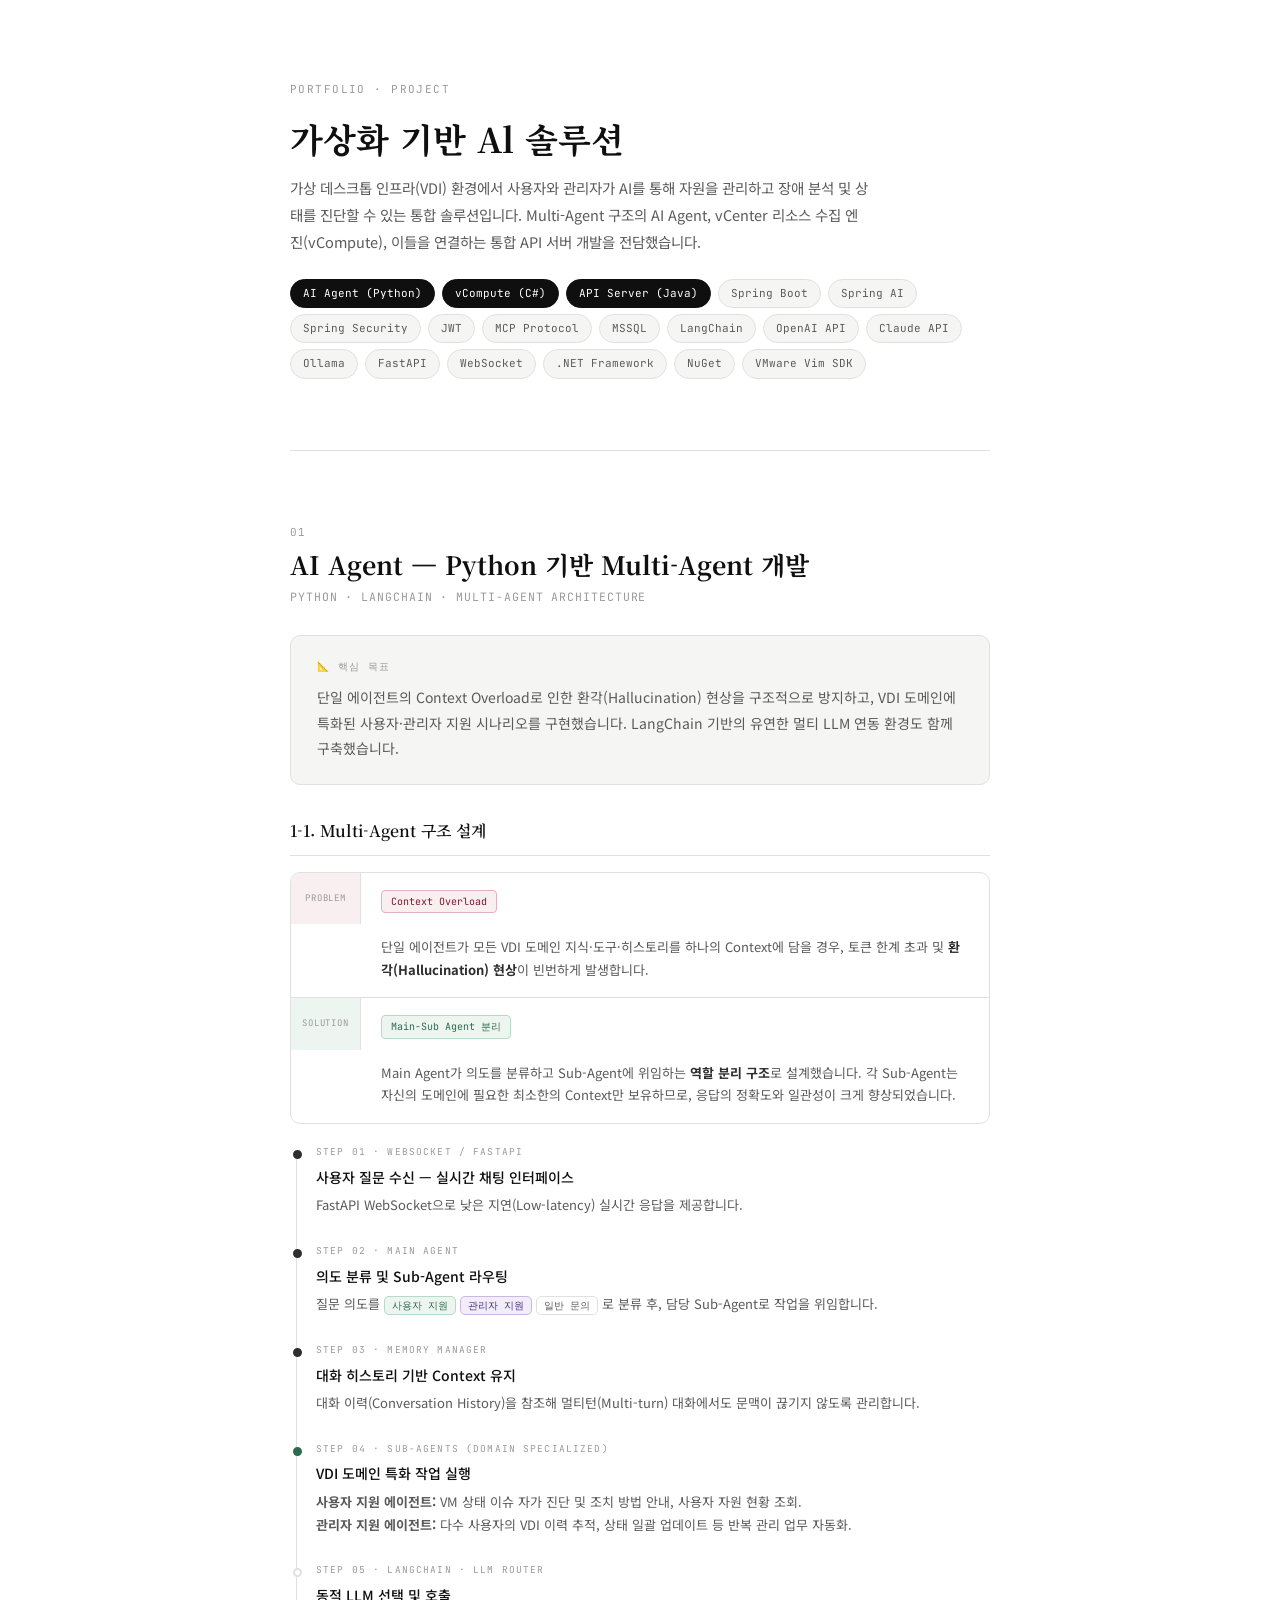
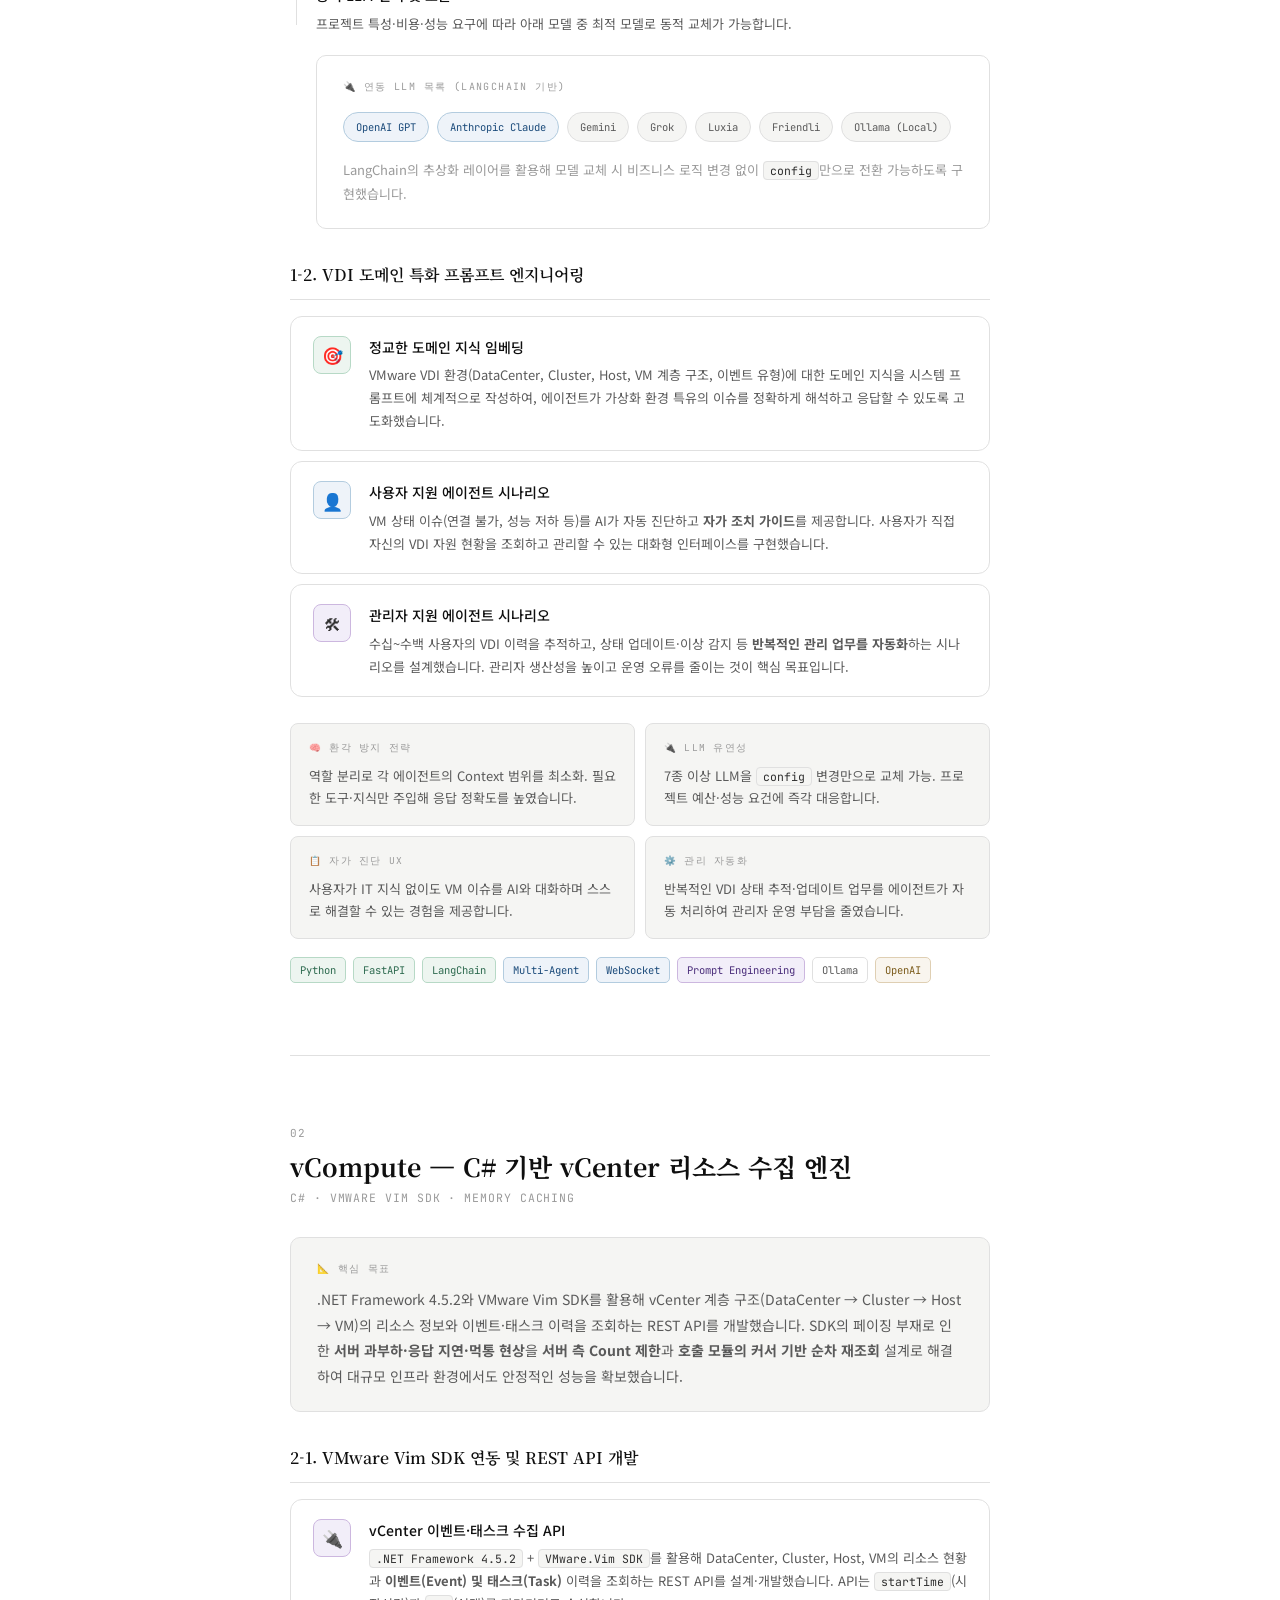
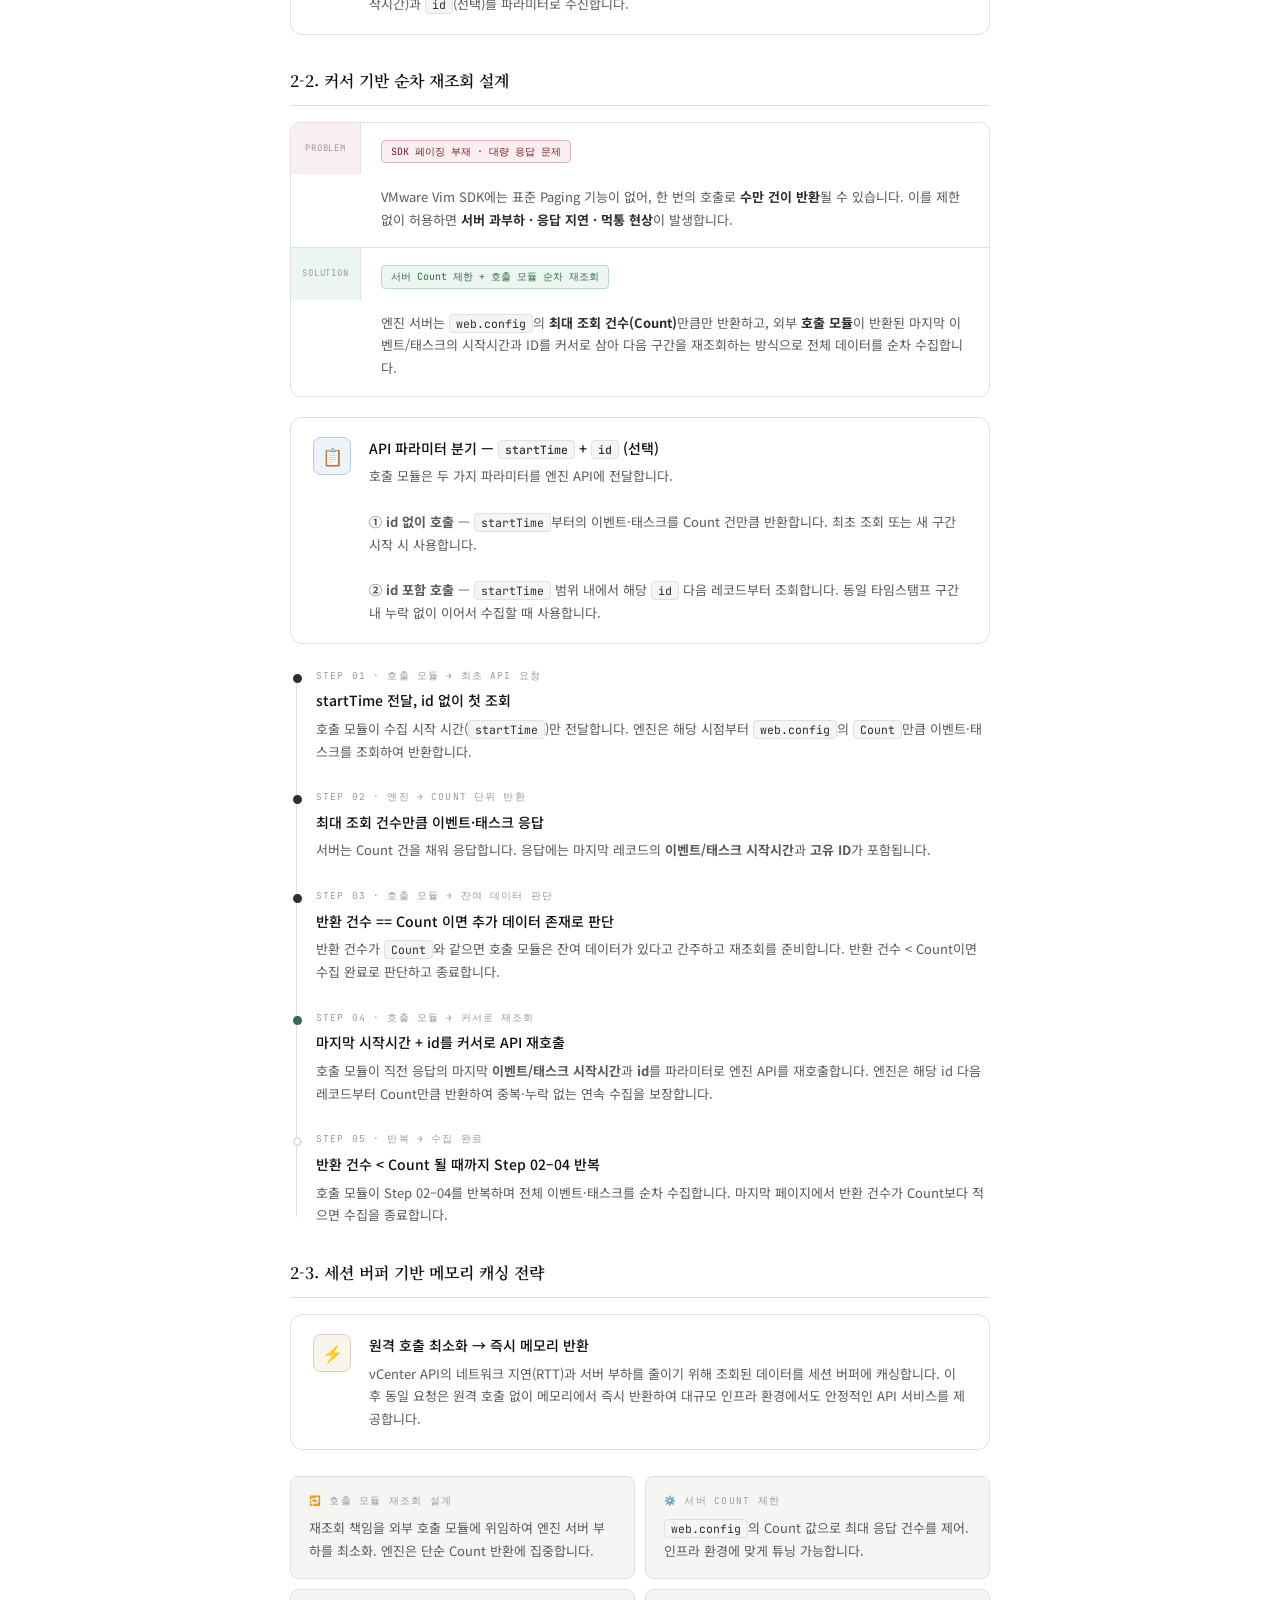
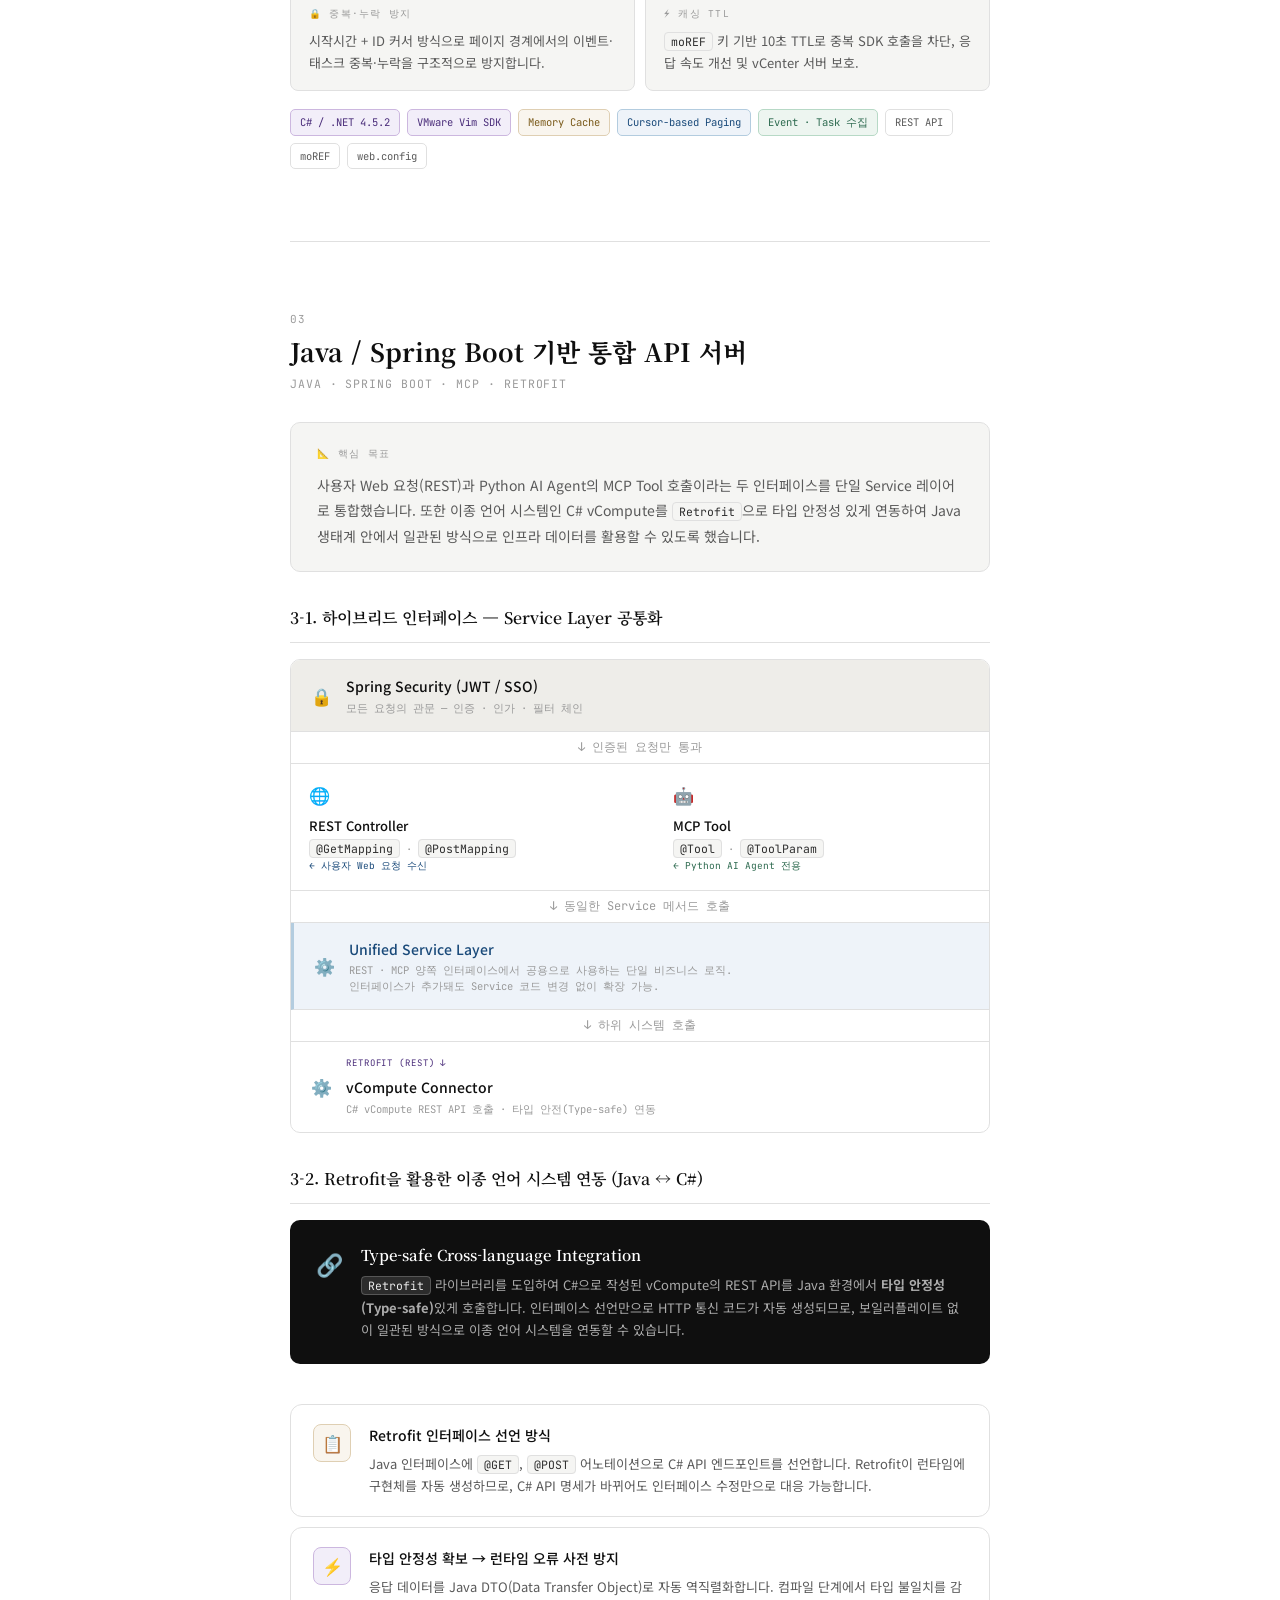
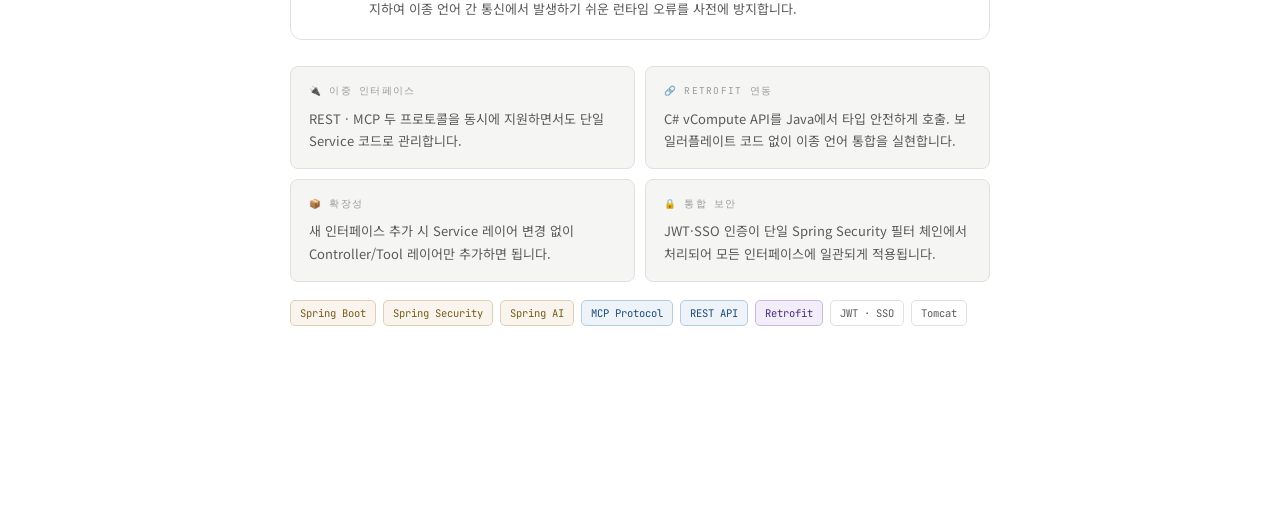
<file: portfolio.html>
<!DOCTYPE html>
<html lang="ko">

<head>
  <meta charset="UTF-8">
  <meta name="viewport" content="width=device-width, initial-scale=1.0">
  <title>VDI AI 통합 솔루션 포트폴리오</title>
  <link rel="preconnect" href="https://fonts.googleapis.com">
  <link rel="preconnect" href="https://fonts.gstatic.com" crossorigin>
  <link
    href="https://fonts.googleapis.com/css2?family=Noto+Serif+KR:wght@400;600;700&family=Noto+Sans+KR:wght@300;400;500&family=JetBrains+Mono:wght@400;500;600&display=swap"
    rel="stylesheet">
  <style>
    :root {
      --ink: #0f0f0f;
      --ink-2: #2e2e2e;
      --ink-3: #5a5a5a;
      --ink-4: #9a9a9a;
      --rule: #e0e0e0;
      --surface: #f5f5f3;
      --surface-2: #eeede9;
      --white: #ffffff;

      --green: #2d6a4f;
      --green-bg: #edf5f0;
      --green-border: #b7d9c6;

      --blue: #1a4a7a;
      --blue-bg: #eef3f9;
      --blue-border: #b3ccdf;

      --violet: #4a2d7a;
      --violet-bg: #f2eef9;
      --violet-border: #ccb7df;

      --red: #7a1a2d;
      --red-bg: #f9eef0;
      --red-border: #dfb3bc;

      --amber: #7a5a1a;
      --amber-bg: #f9f5ee;
      --amber-border: #dfcfb3;
    }

    *,
    *::before,
    *::after {
      box-sizing: border-box;
      margin: 0;
      padding: 0;
    }

    html {
      font-size: 16px;
      scroll-behavior: smooth;
    }

    body {
      background: var(--white);
      color: var(--ink-2);
      font-family: 'Noto Sans KR', sans-serif;
      font-weight: 400;
      line-height: 1.75;
      -webkit-font-smoothing: antialiased;
    }

    .page {
      max-width: 780px;
      margin: 0 auto;
      padding: 80px 40px 120px;
    }

    /* ── ANIMATIONS ── */
    @keyframes fadeUp {
      from {
        opacity: 0;
        transform: translateY(18px);
      }

      to {
        opacity: 1;
        transform: translateY(0);
      }
    }

    .fade-up {
      opacity: 0;
    }

    /* ── HEADER ── */
    .site-header {
      border-bottom: 1px solid var(--rule);
      padding-bottom: 52px;
      margin-bottom: 72px;
      animation: fadeUp 0.5s ease 0.05s forwards;
      opacity: 0;
    }

    .eyebrow {
      font-family: 'JetBrains Mono', monospace;
      font-size: 11px;
      letter-spacing: 0.13em;
      text-transform: uppercase;
      color: var(--ink-4);
      margin-bottom: 18px;
    }

    .site-header h1 {
      font-family: 'Noto Serif KR', serif;
      font-size: clamp(24px, 4vw, 34px);
      font-weight: 700;
      color: var(--ink);
      line-height: 1.3;
      margin-bottom: 14px;
    }

    .site-header .subtitle {
      font-size: 14.5px;
      color: var(--ink-3);
      max-width: 580px;
      line-height: 1.85;
      margin-bottom: 20px;
    }

    .role-chip {
      display: inline-block;
      font-family: 'JetBrains Mono', monospace;
      font-size: 11px;
      padding: 4px 12px;
      border-radius: 20px;
      border: 1px solid var(--rule);
      background: var(--surface);
      color: var(--ink-3);
      margin: 3px 3px 3px 0;
    }

    .role-chip.primary {
      background: var(--ink);
      color: var(--white);
      border-color: var(--ink);
    }

    /* ── HR ── */
    hr.rule {
      border: none;
      border-top: 1px solid var(--rule);
      margin: 68px 0;
    }

    /* ── SECTION HEADER ── */
    .section {
      margin-bottom: 72px;
    }

    .section-number {
      font-family: 'JetBrains Mono', monospace;
      font-size: 11px;
      color: var(--ink-4);
      letter-spacing: 0.1em;
      margin-bottom: 6px;
    }

    .section-title {
      font-family: 'Noto Serif KR', serif;
      font-size: clamp(19px, 2.8vw, 25px);
      font-weight: 700;
      color: var(--ink);
      line-height: 1.35;
      margin-bottom: 5px;
    }

    .section-sub {
      font-family: 'JetBrains Mono', monospace;
      font-size: 11.5px;
      color: var(--ink-4);
      letter-spacing: 0.08em;
      margin-bottom: 28px;
    }

    /* ── PURPOSE BOX ── */
    .purpose-box {
      background: var(--surface);
      border: 1px solid var(--rule);
      border-radius: 10px;
      padding: 22px 26px;
      margin-bottom: 30px;
    }

    .purpose-box .box-eyebrow {
      font-family: 'JetBrains Mono', monospace;
      font-size: 10px;
      letter-spacing: 0.14em;
      text-transform: uppercase;
      color: var(--ink-4);
      margin-bottom: 10px;
    }

    .purpose-box p {
      font-size: 14px;
      color: var(--ink-3);
      line-height: 1.82;
    }

    /* ── ARCH DIAGRAM ── */
    .arch-wrap {
      border: 1px solid var(--rule);
      border-radius: 12px;
      overflow: hidden;
      margin-bottom: 28px;
    }

    .arch-top-bar {
      background: var(--surface-2);
      border-bottom: 1px solid var(--rule);
      padding: 10px 18px;
      font-family: 'JetBrains Mono', monospace;
      font-size: 10px;
      color: var(--ink-4);
      letter-spacing: 0.1em;
      text-transform: uppercase;
    }

    .arch-diagram {
      padding: 28px 24px 24px;
      background: var(--white);
      display: flex;
      flex-direction: column;
      align-items: center;
      gap: 0;
    }

    .arch-node {
      border: 1px solid var(--rule);
      border-radius: 9px;
      padding: 11px 20px;
      text-align: center;
      background: var(--white);
      min-width: 180px;
    }

    .arch-node .n-label {
      font-family: 'JetBrains Mono', monospace;
      font-size: 9.5px;
      text-transform: uppercase;
      letter-spacing: 0.1em;
      color: var(--ink-4);
      margin-bottom: 4px;
    }

    .arch-node .n-name {
      font-size: 13px;
      font-weight: 500;
      color: var(--ink-2);
    }

    .arch-node.blue {
      background: var(--blue-bg);
      border-color: var(--blue-border);
    }

    .arch-node.amber {
      background: var(--amber-bg);
      border-color: var(--amber-border);
    }

    .arch-node.green {
      background: var(--green-bg);
      border-color: var(--green-border);
    }

    .arch-node.violet {
      background: var(--violet-bg);
      border-color: var(--violet-border);
    }

    .arch-node.blue .n-name {
      color: var(--blue);
    }

    .arch-node.amber .n-name {
      color: var(--amber);
    }

    .arch-node.green .n-name {
      color: var(--green);
    }

    .arch-node.violet .n-name {
      color: var(--violet);
    }

    .arch-conn {
      display: flex;
      flex-direction: column;
      align-items: center;
      gap: 1px;
      margin: 4px 0;
    }

    .arch-conn .proto {
      font-family: 'JetBrains Mono', monospace;
      font-size: 9.5px;
      letter-spacing: 0.1em;
      text-transform: uppercase;
      color: var(--ink-4);
      background: var(--white);
      padding: 0 6px;
      position: relative;
      z-index: 1;
    }

    .arch-conn .arrow {
      font-size: 13px;
      color: var(--rule);
    }

    .arch-branch {
      display: flex;
      align-items: flex-start;
      justify-content: center;
      gap: 20px;
      width: 100%;
    }

    .arch-branch-item {
      display: flex;
      flex-direction: column;
      align-items: center;
      gap: 4px;
      flex: 1;
      max-width: 220px;
    }

    .proto-badge {
      font-family: 'JetBrains Mono', monospace;
      font-size: 9.5px;
      text-transform: uppercase;
      letter-spacing: 0.1em;
      padding: 3px 9px;
      border-radius: 4px;
      border: 1px solid;
    }

    .proto-badge.green {
      color: var(--green);
      border-color: var(--green-border);
      background: var(--green-bg);
    }

    .proto-badge.violet {
      color: var(--violet);
      border-color: var(--violet-border);
      background: var(--violet-bg);
    }

    .arch-branch-divider {
      width: 1px;
      background: var(--rule);
      height: 80px;
      align-self: center;
    }

    .arch-note {
      border-top: 1px solid var(--rule);
      padding: 16px 24px;
      background: var(--surface);
      font-size: 13px;
      color: var(--ink-3);
      line-height: 1.75;
    }

    /* ── TIMELINE ── */
    .timeline {
      position: relative;
      padding-left: 26px;
    }

    .timeline::before {
      content: '';
      position: absolute;
      left: 6px;
      top: 10px;
      bottom: 10px;
      width: 1px;
      background: var(--rule);
    }

    .tl-item {
      position: relative;
      margin-bottom: 26px;
    }

    .tl-item:last-child {
      margin-bottom: 0;
    }

    .tl-dot {
      position: absolute;
      left: -23px;
      top: 6px;
      width: 9px;
      height: 9px;
      border-radius: 50%;
      border: 2px solid var(--rule);
      background: var(--white);
    }

    .tl-item.active .tl-dot {
      border-color: var(--ink-2);
      background: var(--ink-2);
    }

    .tl-item.accent .tl-dot {
      border-color: var(--green);
      background: var(--green);
    }

    .phase {
      font-family: 'JetBrains Mono', monospace;
      font-size: 9.5px;
      text-transform: uppercase;
      letter-spacing: 0.12em;
      color: var(--ink-4);
      margin-bottom: 4px;
    }

    .tl-title {
      font-weight: 500;
      color: var(--ink);
      font-size: 14px;
      margin-bottom: 5px;
    }

    .tl-desc {
      font-size: 13px;
      color: var(--ink-3);
      line-height: 1.75;
    }

    /* ── CARDS ── */
    .card {
      border: 1px solid var(--rule);
      border-radius: 12px;
      padding: 18px 22px;
      display: flex;
      gap: 18px;
      align-items: flex-start;
      margin-bottom: 10px;
      transition: border-color 0.2s;
    }

    .card:hover {
      border-color: var(--ink-4);
    }

    .card-icon {
      width: 38px;
      height: 38px;
      border-radius: 8px;
      background: var(--surface);
      border: 1px solid var(--rule);
      display: flex;
      align-items: center;
      justify-content: center;
      font-size: 17px;
      flex-shrink: 0;
      margin-top: 1px;
    }

    .card-icon.blue {
      background: var(--blue-bg);
      border-color: var(--blue-border);
    }

    .card-icon.green {
      background: var(--green-bg);
      border-color: var(--green-border);
    }

    .card-icon.violet {
      background: var(--violet-bg);
      border-color: var(--violet-border);
    }

    .card-icon.amber {
      background: var(--amber-bg);
      border-color: var(--amber-border);
    }

    .card-title {
      font-weight: 500;
      color: var(--ink);
      font-size: 14px;
      margin-bottom: 5px;
    }

    .card-desc {
      font-size: 13px;
      color: var(--ink-3);
      line-height: 1.75;
    }

    /* ── KP GRID ── */
    .kp-grid {
      display: grid;
      grid-template-columns: 1fr 1fr;
      gap: 10px;
      margin-top: 26px;
    }

    @media (max-width: 520px) {
      .kp-grid {
        grid-template-columns: 1fr;
      }
    }

    .kp-box {
      background: var(--surface);
      border: 1px solid var(--rule);
      border-radius: 8px;
      padding: 16px 18px;
    }

    .kp-label {
      font-family: 'JetBrains Mono', monospace;
      font-size: 9.5px;
      text-transform: uppercase;
      letter-spacing: 0.13em;
      color: var(--ink-4);
      margin-bottom: 8px;
      display: flex;
      align-items: center;
      gap: 5px;
    }

    .kp-box p {
      font-size: 13px;
      color: var(--ink-3);
      line-height: 1.7;
    }

    /* ── TAGS ── */
    .tag-row {
      display: flex;
      flex-wrap: wrap;
      gap: 7px;
      margin-top: 18px;
    }

    .tag {
      font-family: 'JetBrains Mono', monospace;
      font-size: 10.5px;
      padding: 3px 9px;
      border-radius: 5px;
      border: 1px solid var(--rule);
      color: var(--ink-3);
      background: var(--white);
    }

    .tag.green {
      border-color: var(--green-border);
      color: var(--green);
      background: var(--green-bg);
    }

    .tag.blue {
      border-color: var(--blue-border);
      color: var(--blue);
      background: var(--blue-bg);
    }

    .tag.violet {
      border-color: var(--violet-border);
      color: var(--violet);
      background: var(--violet-bg);
    }

    .tag.amber {
      border-color: var(--amber-border);
      color: var(--amber);
      background: var(--amber-bg);
    }

    /* ── INLINE CODE ── */
    code {
      font-family: 'JetBrains Mono', monospace;
      font-size: 11.5px;
      background: var(--surface);
      border: 1px solid var(--rule);
      border-radius: 4px;
      padding: 1px 6px;
      color: var(--ink-2);
    }

    /* ── BADGE ── */
    .badge {
      display: inline-flex;
      align-items: center;
      gap: 5px;
      font-family: 'JetBrains Mono', monospace;
      font-size: 10px;
      border-radius: 4px;
      padding: 2px 9px;
      border: 1px solid var(--red-border);
      background: var(--red-bg);
      color: var(--red);
    }

    .badge.solved {
      border-color: var(--green-border);
      background: var(--green-bg);
      color: var(--green);
    }

    /* ── PROBLEM-SOLUTION BOX ── */
    .ps-box {
      border: 1px solid var(--rule);
      border-radius: 10px;
      overflow: hidden;
      margin-bottom: 20px;
    }

    .ps-row {
      display: flex;
      align-items: flex-start;
      gap: 0;
    }

    .ps-side {
      width: 70px;
      flex-shrink: 0;
      display: flex;
      flex-direction: column;
      align-items: center;
      justify-content: flex-start;
      padding: 18px 10px;
      border-right: 1px solid var(--rule);
    }

    .ps-side-label {
      font-family: 'JetBrains Mono', monospace;
      font-size: 9px;
      text-transform: uppercase;
      letter-spacing: 0.1em;
      color: var(--ink-4);

    }

    .ps-content {
      padding: 16px 20px;
      font-size: 13px;
      color: var(--ink-3);
      line-height: 1.75;
      flex: 1;
    }

    .ps-content strong {
      color: var(--ink-2);
    }

    .ps-divider {
      border: none;
      border-top: 1px solid var(--rule);
      margin: 0;
    }

    .ps-row.problem .ps-side {
      background: var(--red-bg);
    }

    .ps-row.solution .ps-side {
      background: var(--green-bg);
    }

    /* ── ARCH LAYER (Java) ── */
    .layer-stack {
      border: 1px solid var(--rule);
      border-radius: 10px;
      overflow: hidden;
      margin-bottom: 24px;
    }

    .layer-row {
      padding: 14px 20px;
      display: flex;
      align-items: center;
      gap: 14px;
      border-bottom: 1px solid var(--rule);
    }

    .layer-row:last-child {
      border-bottom: none;
    }

    .layer-row.security {
      background: var(--surface-2);
    }

    .layer-row.iface {
      background: var(--white);
    }

    .layer-row.service {
      background: var(--blue-bg);
      border-left: 3px solid var(--blue-border);
    }

    .layer-row.client-split {
      background: var(--white);
      padding: 0;
      display: grid;
      grid-template-columns: 1fr 1px 1fr;
    }

    .split-cell {
      padding: 14px 18px;
    }

    .split-divider {
      background: var(--rule);
    }

    .layer-icon {
      font-size: 17px;
      flex-shrink: 0;
    }

    .layer-name {
      font-weight: 500;
      font-size: 14px;
      color: var(--ink);
      margin-bottom: 2px;
    }

    .layer-detail {
      font-family: 'JetBrains Mono', monospace;
      font-size: 10.5px;
      color: var(--ink-4);
      line-height: 1.5;
    }

    .layer-arrow {
      text-align: center;
      padding: 5px;
      font-family: 'JetBrains Mono', monospace;
      font-size: 12px;
      color: var(--ink-4);
      background: var(--white);
      border-bottom: 1px solid var(--rule);
    }

    /* ── LLM GRID ── */
    .llm-grid {
      display: flex;
      flex-wrap: wrap;
      gap: 8px;
      margin: 16px 0;
    }

    .llm-chip {
      font-family: 'JetBrains Mono', monospace;
      font-size: 10.5px;
      padding: 5px 12px;
      border-radius: 20px;
      border: 1px solid var(--rule);
      background: var(--surface);
      color: var(--ink-3);
    }

    .llm-chip.highlight {
      background: var(--blue-bg);
      border-color: var(--blue-border);
      color: var(--blue);
    }

    /* ── SUBSECTION ── */
    .subsection-title {
      font-family: 'Noto Serif KR', serif;
      font-size: 16px;
      font-weight: 600;
      color: var(--ink);
      margin: 32px 0 16px;
      padding-bottom: 10px;
      border-bottom: 1px solid var(--rule);
    }

    /* ── CONTRIB BANNER ── */
    .contrib-banner {
      background: var(--ink);
      color: var(--white);
      border-radius: 10px;
      padding: 22px 26px;
      margin-bottom: 40px;
      display: flex;
      align-items: flex-start;
      gap: 18px;
    }

    .contrib-banner .icon {
      font-size: 22px;
      flex-shrink: 0;
      margin-top: 2px;
    }

    .contrib-banner h3 {
      font-family: 'Noto Serif KR', serif;
      font-size: 15px;
      font-weight: 600;
      margin-bottom: 6px;
    }

    .contrib-banner p {
      font-size: 13px;
      color: rgba(255, 255, 255, 0.65);
      line-height: 1.75;
    }

    .contrib-banner code {
      background: rgba(255, 255, 255, 0.12);
      border-color: rgba(255, 255, 255, 0.2);
      color: rgba(255, 255, 255, 0.9);
    }
  </style>
</head>

<body>
  <div class="page">

    <!-- ══════════════════════════════ HEADER ══ -->
    <header class="site-header">
      <div class="eyebrow">Portfolio · PROJECT</div>
      <h1>가상화 기반 Al 솔루션</h1>
      <p class="subtitle">
        가상 데스크톱 인프라(VDI) 환경에서 사용자와 관리자가 AI를 통해 자원을 관리하고 장애 분석 및 상태를 진단할 수 있는 통합 솔루션입니다.
        Multi-Agent 구조의 AI Agent, vCenter 리소스 수집 엔진(vCompute), 이들을 연결하는 통합 API 서버 개발을 전담했습니다.
      </p>
      <div style="margin-bottom:16px;">
        <span class="role-chip primary">AI Agent (Python)</span>
        <span class="role-chip primary">vCompute (C#)</span>
        <span class="role-chip primary">API Server (Java)</span>
        <span class="role-chip">Spring Boot</span>
        <span class="role-chip">Spring AI</span>
        <span class="role-chip">Spring Security</span>
        <span class="role-chip">JWT</span>
        <span class="role-chip">MCP Protocol</span>
        <span class="role-chip">MSSQL</span>
        <span class="role-chip">LangChain</span>
        <span class="role-chip">OpenAI API</span>
        <span class="role-chip">Claude API</span>
        <span class="role-chip">Ollama</span>
        <span class="role-chip">FastAPI</span>
        <span class="role-chip">WebSocket</span>
        <span class="role-chip">.NET Framework</span>
        <span class="role-chip">NuGet</span>
        <span class="role-chip">VMware Vim SDK</span>
      </div>
    </header>

    <!-- ══════════════════════════════ ARCHITECTURE ══ -->
    <!--
    <section class="section fade-up">
      <div class="section-number">00</div>
      <h2 class="section-title">전체 시스템 아키텍처</h2>
      <div class="section-sub">OVERVIEW · SYSTEM ARCHITECTURE</div>

      <div class="arch-wrap">
        <div class="arch-top-bar">System Flow Diagram</div>
        <div class="arch-diagram">

          <div class="arch-node blue" style="min-width:200px;">
            <div class="n-label">Client</div>
            <div class="n-name">👤 사용자 / 관리자 (Web)</div>
          </div>

          <div class="arch-conn">
            <div class="arrow">↕</div>
            <div class="proto">REST API (HTTP)</div>
          </div>

          <div class="arch-node amber" style="min-width:240px;padding:14px 22px;">
            <div class="n-label">Core · Orchestrator</div>
            <div class="n-name">☕ Java / Spring Boot (Tomcat)<br>
              <span style="font-size:11px;color:var(--amber);">통합 API 서버 · 인증(SSO·JWT)</span>
            </div>
          </div>

          <div style="display:flex;justify-content:center;width:100%;margin:0;">
            <div style="height:20px;width:1px;background:var(--rule);"></div>
          </div>
          <div style="display:flex;width:100%;max-width:480px;position:relative;margin-bottom:0;">
            <div
              style="position:absolute;top:0;left:50%;width:200px;height:1px;background:var(--rule);transform:translateX(-100%);">
            </div>
            <div style="position:absolute;top:0;left:50%;width:200px;height:1px;background:var(--rule);"></div>
          </div>

          <div class="arch-branch" style="margin-top:0;width:100%;max-width:500px;">
            <div class="arch-branch-item">
              <div style="height:20px;width:1px;background:var(--rule);"></div>
              <div class="proto-badge green">MCP Protocol</div>
              <div style="height:8px;width:1px;background:var(--rule);"></div>
              <div class="arch-node green" style="width:100%;">
                <div class="n-label">AI Layer</div>
                <div class="n-name">🐍 Python AI Agent<br>
                  <span style="font-size:11px;color:var(--green);">LangChain · FastAPI</span>
                </div>
              </div>
            </div>
            <div class="arch-branch-divider"></div>
            <div class="arch-branch-item">
              <div style="height:20px;width:1px;background:var(--rule);"></div>
              <div class="proto-badge violet">Retrofit (REST)</div>
              <div style="height:8px;width:1px;background:var(--rule);"></div>
              <div class="arch-node violet" style="width:100%;">
                <div class="n-label">Infra Engine</div>
                <div class="n-name">⚙️ C# vCompute<br>
                  <span style="font-size:11px;color:var(--violet);">VMware vCenter SDK</span>
                </div>
              </div>
            </div>
          </div>
        </div>
        <div class="arch-note">
          <strong>담당 영역:</strong> Python AI Agent · C# vCompute · Java 통합 API 서버 세 컴포넌트를 모두 전담 개발.
          사용자 Web 요청은 <code>REST API</code>로 Java 서버가 수신하고, Java는 <code>MCP</code>로 AI Agent를, <code>Retrofit</code>으로
          vCompute를 각각 호출합니다.
        </div>
      </div>
    </section>

    <hr class="rule">
    -->

    <!-- ══════════════════════════════ 01 PYTHON AI AGENT ══ -->
    <section class="section fade-up">
      <div class="section-number">01</div>
      <h2 class="section-title">AI Agent — Python 기반 Multi-Agent 개발</h2>
      <div class="section-sub">PYTHON · LANGCHAIN · MULTI-AGENT ARCHITECTURE</div>

      <div class="purpose-box">
        <div class="box-eyebrow">📐 핵심 목표</div>
        <p>단일 에이전트의 Context Overload로 인한 환각(Hallucination) 현상을 구조적으로 방지하고, VDI 도메인에 특화된 사용자·관리자 지원 시나리오를 구현했습니다.
          LangChain 기반의 유연한 멀티 LLM 연동 환경도 함께 구축했습니다.</p>
      </div>

      <!-- 1-1 Multi-Agent -->
      <div class="subsection-title">1-1. Multi-Agent 구조 설계</div>

      <div class="ps-box">
        <div class="ps-row problem">
          <div class="ps-side">
            <div class="ps-side-label">Problem</div>
          </div>
          <div class="ps-content">
            <span class="badge">Context Overload</span><br><br>
            단일 에이전트가 모든 VDI 도메인 지식·도구·히스토리를 하나의 Context에 담을 경우, 토큰 한계 초과 및 <strong>환각(Hallucination) 현상</strong>이 빈번하게
            발생합니다.
          </div>
        </div>
        <hr class="ps-divider">
        <div class="ps-row solution">
          <div class="ps-side">
            <div class="ps-side-label">Solution</div>
          </div>
          <div class="ps-content">
            <span class="badge solved">Main-Sub Agent 분리</span><br><br>
            Main Agent가 의도를 분류하고 Sub-Agent에 위임하는 <strong>역할 분리 구조</strong>로 설계했습니다.
            각 Sub-Agent는 자신의 도메인에 필요한 최소한의 Context만 보유하므로, 응답의 정확도와 일관성이 크게 향상되었습니다.
          </div>
        </div>
      </div>

      <div class="timeline">
        <div class="tl-item active">
          <div class="tl-dot"></div>
          <div class="phase">Step 01 · WebSocket / FastAPI</div>
          <div class="tl-title">사용자 질문 수신 — 실시간 채팅 인터페이스</div>
          <div class="tl-desc">FastAPI WebSocket으로 낮은 지연(Low-latency) 실시간 응답을 제공합니다.</div>
        </div>
        <div class="tl-item active">
          <div class="tl-dot"></div>
          <div class="phase">Step 02 · Main Agent</div>
          <div class="tl-title">의도 분류 및 Sub-Agent 라우팅</div>
          <div class="tl-desc">질문 의도를 <span class="tag green" style="font-size:10px;padding:2px 7px;display:inline;">사용자
              지원</span> <span class="tag violet" style="font-size:10px;padding:2px 7px;display:inline;">관리자 지원</span>
            <span class="tag" style="font-size:10px;padding:2px 7px;display:inline;">일반 문의</span> 로 분류 후, 담당 Sub-Agent로
            작업을 위임합니다.
          </div>
        </div>
        <div class="tl-item active">
          <div class="tl-dot"></div>
          <div class="phase">Step 03 · Memory Manager</div>
          <div class="tl-title">대화 히스토리 기반 Context 유지</div>
          <div class="tl-desc">대화 이력(Conversation History)을 참조해 멀티턴(Multi-turn) 대화에서도 문맥이 끊기지 않도록 관리합니다.</div>
        </div>
        <div class="tl-item accent">
          <div class="tl-dot"></div>
          <div class="phase">Step 04 · Sub-Agents (Domain Specialized)</div>
          <div class="tl-title">VDI 도메인 특화 작업 실행</div>
          <div class="tl-desc">
            <strong>사용자 지원 에이전트:</strong> VM 상태 이슈 자가 진단 및 조치 방법 안내, 사용자 자원 현황 조회.<br>
            <strong>관리자 지원 에이전트:</strong> 다수 사용자의 VDI 이력 추적, 상태 일괄 업데이트 등 반복 관리 업무 자동화.
          </div>
        </div>
        <div class="tl-item">
          <div class="tl-dot"></div>
          <div class="phase">Step 05 · LangChain · LLM Router</div>
          <div class="tl-title">동적 LLM 선택 및 호출</div>
          <div class="tl-desc">프로젝트 특성·비용·성능 요구에 따라 아래 모델 중 최적 모델로 동적 교체가 가능합니다.</div>
        </div>
      </div>

      <!-- LLM 목록 -->
      <div style="margin:20px 0 0 26px;">
        <div class="purpose-box" style="background:var(--white);">
          <div class="box-eyebrow">🔌 연동 LLM 목록 (LangChain 기반)</div>
          <div class="llm-grid">
            <span class="llm-chip highlight">OpenAI GPT</span>
            <span class="llm-chip highlight">Anthropic Claude</span>
            <span class="llm-chip">Gemini</span>
            <span class="llm-chip">Grok</span>
            <span class="llm-chip">Luxia</span>
            <span class="llm-chip">Friendli</span>
            <span class="llm-chip">Ollama (Local)</span>
          </div>
          <p style="font-size:13px;color:var(--ink-4);margin-top:10px;">LangChain의 추상화 레이어를 활용해 모델 교체 시 비즈니스 로직 변경 없이
            <code>config</code>만으로 전환 가능하도록 구현했습니다.
          </p>
        </div>
      </div>

      <!-- 1-2 Prompt Engineering -->
      <div class="subsection-title">1-2. VDI 도메인 특화 프롬프트 엔지니어링</div>

      <div class="card">
        <div class="card-icon green">🎯</div>
        <div>
          <div class="card-title">정교한 도메인 지식 임베딩</div>
          <div class="card-desc">VMware VDI 환경(DataCenter, Cluster, Host, VM 계층 구조, 이벤트 유형)에 대한 도메인 지식을 시스템 프롬프트에 체계적으로
            작성하여, 에이전트가 가상화 환경 특유의 이슈를 정확하게 해석하고 응답할 수 있도록 고도화했습니다.</div>
        </div>
      </div>
      <div class="card">
        <div class="card-icon blue">👤</div>
        <div>
          <div class="card-title">사용자 지원 에이전트 시나리오</div>
          <div class="card-desc">VM 상태 이슈(연결 불가, 성능 저하 등)를 AI가 자동 진단하고 <strong>자가 조치 가이드</strong>를 제공합니다. 사용자가 직접 자신의
            VDI 자원 현황을 조회하고 관리할 수 있는 대화형 인터페이스를 구현했습니다.</div>
        </div>
      </div>
      <div class="card">
        <div class="card-icon violet">🛠</div>
        <div>
          <div class="card-title">관리자 지원 에이전트 시나리오</div>
          <div class="card-desc">수십~수백 사용자의 VDI 이력을 추적하고, 상태 업데이트·이상 감지 등 <strong>반복적인 관리 업무를 자동화</strong>하는 시나리오를
            설계했습니다. 관리자 생산성을 높이고 운영 오류를 줄이는 것이 핵심 목표입니다.</div>
        </div>
      </div>

      <div class="kp-grid">
        <div class="kp-box">
          <div class="kp-label">🧠 환각 방지 전략</div>
          <p>역할 분리로 각 에이전트의 Context 범위를 최소화. 필요한 도구·지식만 주입해 응답 정확도를 높였습니다.</p>
        </div>
        <div class="kp-box">
          <div class="kp-label">🔌 LLM 유연성</div>
          <p>7종 이상 LLM을 <code>config</code> 변경만으로 교체 가능. 프로젝트 예산·성능 요건에 즉각 대응합니다.</p>
        </div>
        <div class="kp-box">
          <div class="kp-label">📋 자가 진단 UX</div>
          <p>사용자가 IT 지식 없이도 VM 이슈를 AI와 대화하며 스스로 해결할 수 있는 경험을 제공합니다.</p>
        </div>
        <div class="kp-box">
          <div class="kp-label">⚙️ 관리 자동화</div>
          <p>반복적인 VDI 상태 추적·업데이트 업무를 에이전트가 자동 처리하여 관리자 운영 부담을 줄였습니다.</p>
        </div>
      </div>

      <div class="tag-row">
        <span class="tag green">Python</span>
        <span class="tag green">FastAPI</span>
        <span class="tag green">LangChain</span>
        <span class="tag blue">Multi-Agent</span>
        <span class="tag blue">WebSocket</span>
        <span class="tag violet">Prompt Engineering</span>
        <span class="tag">Ollama</span>
        <span class="tag amber">OpenAI</span>
      </div>
    </section>

    <hr class="rule">

    <!-- ══════════════════════════════ 02 vCOMPUTE ══ -->
    <section class="section fade-up">
      <div class="section-number">02</div>
      <h2 class="section-title">vCompute — C# 기반 vCenter 리소스 수집 엔진</h2>
      <div class="section-sub">C# · VMWARE VIM SDK · MEMORY CACHING</div>

      <div class="purpose-box">
        <div class="box-eyebrow">📐 핵심 목표</div>
        <p>.NET Framework 4.5.2와 VMware Vim SDK를 활용해 vCenter 계층 구조(DataCenter → Cluster → Host → VM)의 리소스 정보와
          이벤트·태스크 이력을 조회하는 REST API를 개발했습니다. SDK의 페이징 부재로 인한 <strong>서버 과부하·응답 지연·먹통 현상</strong>을
          <strong>서버 측 Count 제한</strong>과 <strong>호출 모듈의 커서 기반 순차 재조회</strong> 설계로 해결하여 대규모 인프라 환경에서도 안정적인 성능을 확보했습니다.
        </p>
      </div>

      <!-- 2-1 VMware SDK -->
      <div class="subsection-title">2-1. VMware Vim SDK 연동 및 REST API 개발</div>

      <div class="card">
        <div class="card-icon violet">🔌</div>
        <div>
          <div class="card-title">vCenter 이벤트·태스크 수집 API</div>
          <div class="card-desc">
            <code>.NET Framework 4.5.2</code> + <code>VMware.Vim SDK</code>를 활용해 DataCenter, Cluster, Host, VM의 리소스 현황과
            <strong>이벤트(Event) 및 태스크(Task)</strong> 이력을 조회하는 REST API를 설계·개발했습니다.
            API는 <code>startTime</code>(시작시간)과 <code>id</code>(선택)를 파라미터로 수신합니다.
          </div>
        </div>
      </div>

      <!-- 2-2 커서 기반 순차 재조회 설계 -->
      <div class="subsection-title">2-2. 커서 기반 순차 재조회 설계</div>

      <div class="ps-box">
        <div class="ps-row problem">
          <div class="ps-side">
            <div class="ps-side-label">Problem</div>
          </div>
          <div class="ps-content">
            <span class="badge">SDK 페이징 부재 · 대량 응답 문제</span><br><br>
            VMware Vim SDK에는 표준 Paging 기능이 없어, 한 번의 호출로 <strong>수만 건이 반환</strong>될 수 있습니다.
            이를 제한 없이 허용하면 <strong>서버 과부하 · 응답 지연 · 먹통 현상</strong>이 발생합니다.
          </div>
        </div>
        <hr class="ps-divider">
        <div class="ps-row solution">
          <div class="ps-side">
            <div class="ps-side-label">Solution</div>
          </div>
          <div class="ps-content">
            <span class="badge solved">서버 Count 제한 + 호출 모듈 순차 재조회</span><br><br>
            엔진 서버는 <code>web.config</code>의 <strong>최대 조회 건수(Count)</strong>만큼만 반환하고,
            외부 <strong>호출 모듈</strong>이 반환된 마지막 이벤트/태스크의 시작시간과 ID를 커서로 삼아
            다음 구간을 재조회하는 방식으로 전체 데이터를 순차 수집합니다.
          </div>
        </div>
      </div>

      <!-- API 파라미터 분기 설명 -->
      <div class="card" style="margin-top:16px;">
        <div class="card-icon blue">📋</div>
        <div>
          <div class="card-title">API 파라미터 분기 — <code>startTime</code> + <code>id</code> (선택)</div>
          <div class="card-desc">
            호출 모듈은 두 가지 파라미터를 엔진 API에 전달합니다.<br><br>
            <strong>① id 없이 호출</strong> — <code>startTime</code>부터의 이벤트·태스크를 Count 건만큼 반환합니다. 최초 조회 또는 새 구간 시작 시
            사용합니다.<br><br>
            <strong>② id 포함 호출</strong> — <code>startTime</code> 범위 내에서 해당 <code>id</code> 다음 레코드부터 조회합니다.
            동일 타임스탬프 구간 내 누락 없이 이어서 수집할 때 사용합니다.
          </div>
        </div>
      </div>

      <div class="timeline" style="margin-top:24px;">
        <div class="tl-item active">
          <div class="tl-dot"></div>
          <div class="phase">Step 01 · 호출 모듈 → 최초 API 요청</div>
          <div class="tl-title">startTime 전달, id 없이 첫 조회</div>
          <div class="tl-desc">호출 모듈이 수집 시작 시간(<code>startTime</code>)만 전달합니다. 엔진은 해당 시점부터 <code>web.config</code>의
            <code>Count</code>만큼 이벤트·태스크를 조회하여 반환합니다.
          </div>
        </div>
        <div class="tl-item active">
          <div class="tl-dot"></div>
          <div class="phase">Step 02 · 엔진 → Count 단위 반환</div>
          <div class="tl-title">최대 조회 건수만큼 이벤트·태스크 응답</div>
          <div class="tl-desc">서버는 Count 건을 채워 응답합니다. 응답에는 마지막 레코드의
            <strong>이벤트/태스크 시작시간</strong>과 <strong>고유 ID</strong>가 포함됩니다.
          </div>
        </div>
        <div class="tl-item active">
          <div class="tl-dot"></div>
          <div class="phase">Step 03 · 호출 모듈 → 잔여 데이터 판단</div>
          <div class="tl-title">반환 건수 == Count 이면 추가 데이터 존재로 판단</div>
          <div class="tl-desc">반환 건수가 <code>Count</code>와 같으면 호출 모듈은 잔여 데이터가 있다고 간주하고 재조회를 준비합니다.
            반환 건수 &lt; Count이면 수집 완료로 판단하고 종료합니다.</div>
        </div>
        <div class="tl-item accent">
          <div class="tl-dot"></div>
          <div class="phase">Step 04 · 호출 모듈 → 커서로 재조회</div>
          <div class="tl-title">마지막 시작시간 + id를 커서로 API 재호출</div>
          <div class="tl-desc">호출 모듈이 직전 응답의 마지막 <strong>이벤트/태스크 시작시간</strong>과 <strong>id</strong>를
            파라미터로 엔진 API를 재호출합니다. 엔진은 해당 id 다음 레코드부터 Count만큼 반환하여 중복·누락 없는 연속 수집을 보장합니다.</div>
        </div>
        <div class="tl-item">
          <div class="tl-dot"></div>
          <div class="phase">Step 05 · 반복 → 수집 완료</div>
          <div class="tl-title">반환 건수 &lt; Count 될 때까지 Step 02–04 반복</div>
          <div class="tl-desc">호출 모듈이 Step 02–04를 반복하며 전체 이벤트·태스크를 순차 수집합니다.
            마지막 페이지에서 반환 건수가 Count보다 적으면 수집을 종료합니다.</div>
        </div>
      </div>

      <!-- 2-3 캐싱 전략 -->
      <div class="subsection-title">2-3. 세션 버퍼 기반 메모리 캐싱 전략</div>

      <div class="card">
        <div class="card-icon amber">⚡</div>
        <div>
          <div class="card-title">원격 호출 최소화 → 즉시 메모리 반환</div>
          <div class="card-desc">vCenter API의 네트워크 지연(RTT)과 서버 부하를 줄이기 위해 조회된 데이터를 세션 버퍼에 캐싱합니다. 이후 동일 요청은 원격 호출 없이
            메모리에서 즉시 반환하여 대규모 인프라 환경에서도 안정적인 API 서비스를 제공합니다.</div>
        </div>
      </div>

      <div class="kp-grid">
        <div class="kp-box">
          <div class="kp-label">🔁 호출 모듈 재조회 설계</div>
          <p>재조회 책임을 외부 호출 모듈에 위임하여 엔진 서버 부하를 최소화. 엔진은 단순 Count 반환에 집중합니다.</p>
        </div>
        <div class="kp-box">
          <div class="kp-label">⚙️ 서버 Count 제한</div>
          <p><code>web.config</code>의 Count 값으로 최대 응답 건수를 제어. 인프라 환경에 맞게 튜닝 가능합니다.</p>
        </div>
        <div class="kp-box">
          <div class="kp-label">🔒 중복·누락 방지</div>
          <p>시작시간 + ID 커서 방식으로 페이지 경계에서의 이벤트·태스크 중복·누락을 구조적으로 방지합니다.</p>
        </div>
        <div class="kp-box">
          <div class="kp-label">⚡ 캐싱 TTL</div>
          <p><code>moREF</code> 키 기반 10초 TTL로 중복 SDK 호출을 차단, 응답 속도 개선 및 vCenter 서버 보호.</p>
        </div>
      </div>

      <div class="tag-row">
        <span class="tag violet">C# / .NET 4.5.2</span>
        <span class="tag violet">VMware Vim SDK</span>
        <span class="tag amber">Memory Cache</span>
        <span class="tag blue">Cursor-based Paging</span>
        <span class="tag green">Event · Task 수집</span>
        <span class="tag">REST API</span>
        <span class="tag">moREF</span>
        <span class="tag">web.config</span>
      </div>
    </section>

    <hr class="rule">

    <!-- ══════════════════════════════ 03 JAVA API SERVER ══ -->
    <section class="section fade-up">
      <div class="section-number">03</div>
      <h2 class="section-title">Java / Spring Boot 기반 통합 API 서버</h2>
      <div class="section-sub">JAVA · SPRING BOOT · MCP · RETROFIT</div>

      <div class="purpose-box">
        <div class="box-eyebrow">📐 핵심 목표</div>
        <p>사용자 Web 요청(REST)과 Python AI Agent의 MCP Tool 호출이라는 두 인터페이스를 단일 Service 레이어로 통합했습니다. 또한 이종 언어 시스템인 C# vCompute를
          <code>Retrofit</code>으로 타입 안정성 있게 연동하여 Java 생태계 안에서 일관된 방식으로 인프라 데이터를 활용할 수 있도록 했습니다.
        </p>
      </div>

      <!-- 3-1 Hybrid Interface -->
      <div class="subsection-title">3-1. 하이브리드 인터페이스 — Service Layer 공통화</div>

      <div class="layer-stack">
        <!-- Security -->
        <div class="layer-row security">
          <div class="layer-icon">🔒</div>
          <div>
            <div class="layer-name">Spring Security (JWT / SSO)</div>
            <div class="layer-detail">모든 요청의 관문 — 인증 · 인가 · 필터 체인</div>
          </div>
        </div>
        <div class="layer-arrow">↓ 인증된 요청만 통과</div>
        <!-- Interface Layer -->
        <div class="layer-row iface" style="display:grid;grid-template-columns:1fr 1px 1fr;padding:0;">
          <div style="padding:16px 18px;">
            <div class="layer-icon" style="margin-bottom:6px;">🌐</div>
            <div class="layer-name" style="font-size:13px;">REST Controller</div>
            <div class="layer-detail"><code>@GetMapping</code> · <code>@PostMapping</code><br>
              <span style="font-size:9.5px;color:var(--blue);">← 사용자 Web 요청 수신</span>
            </div>
          </div>
          <div style="background:var(--rule);"></div>
          <div style="padding:16px 18px;">
            <div class="layer-icon" style="margin-bottom:6px;">🤖</div>
            <div class="layer-name" style="font-size:13px;">MCP Tool</div>
            <div class="layer-detail"><code>@Tool</code> · <code>@ToolParam</code><br>
              <span style="font-size:9.5px;color:var(--green);">← Python AI Agent 전용</span>
            </div>
          </div>
        </div>
        <div class="layer-arrow">↓ 동일한 Service 메서드 호출</div>
        <!-- Unified Service -->
        <div class="layer-row service">
          <div class="layer-icon">⚙️</div>
          <div>
            <div class="layer-name" style="color:var(--blue);">Unified Service Layer</div>
            <div class="layer-detail">REST · MCP 양쪽 인터페이스에서 공용으로 사용하는 단일 비즈니스 로직.<br>인터페이스가 추가돼도 Service 코드 변경 없이 확장 가능.
            </div>
          </div>
        </div>
        <div class="layer-arrow">↓ 하위 시스템 호출</div>
        <!-- Downstream -->
        <div class="layer-row" style="border-bottom:none;">
          <div class="layer-icon">⚙️</div>
          <div>
            <div
              style="font-family:'JetBrains Mono',monospace;font-size:9px;color:var(--violet);text-transform:uppercase;letter-spacing:0.1em;margin-bottom:4px;">
              Retrofit (REST) ↓</div>
            <div class="layer-name">vCompute Connector</div>
            <div class="layer-detail">C# vCompute REST API 호출 · 타입 안전(Type-safe) 연동</div>
          </div>
        </div>
      </div>

      <!-- 3-2 Retrofit -->
      <div class="subsection-title">3-2. Retrofit을 활용한 이종 언어 시스템 연동 (Java ↔ C#)</div>

      <div class="contrib-banner">
        <div class="icon">🔗</div>
        <div>
          <h3>Type-safe Cross-language Integration</h3>
          <p><code>Retrofit</code> 라이브러리를 도입하여 C#으로 작성된 vCompute의 REST API를 Java 환경에서 <strong>타입
              안정성(Type-safe)</strong>있게 호출합니다. 인터페이스 선언만으로 HTTP 통신 코드가 자동 생성되므로, 보일러플레이트 없이 일관된 방식으로 이종 언어 시스템을 연동할 수
            있습니다.</p>
        </div>
      </div>

      <div class="card">
        <div class="card-icon amber">📋</div>
        <div>
          <div class="card-title">Retrofit 인터페이스 선언 방식</div>
          <div class="card-desc">Java 인터페이스에 <code>@GET</code>, <code>@POST</code> 어노테이션으로 C# API 엔드포인트를 선언합니다.
            Retrofit이 런타임에 구현체를 자동 생성하므로, C# API 명세가 바뀌어도 인터페이스 수정만으로 대응 가능합니다.</div>
        </div>
      </div>
      <div class="card">
        <div class="card-icon violet">⚡</div>
        <div>
          <div class="card-title">타입 안정성 확보 → 런타임 오류 사전 방지</div>
          <div class="card-desc">응답 데이터를 Java DTO(Data Transfer Object)로 자동 역직렬화합니다. 컴파일 단계에서 타입 불일치를 감지하여 이종 언어 간 통신에서
            발생하기 쉬운 런타임 오류를 사전에 방지합니다.</div>
        </div>
      </div>

      <div class="kp-grid">
        <div class="kp-box">
          <div class="kp-label">🔌 이중 인터페이스</div>
          <p>REST · MCP 두 프로토콜을 동시에 지원하면서도 단일 Service 코드로 관리합니다.</p>
        </div>
        <div class="kp-box">
          <div class="kp-label">🔗 Retrofit 연동</div>
          <p>C# vCompute API를 Java에서 타입 안전하게 호출. 보일러플레이트 코드 없이 이종 언어 통합을 실현합니다.</p>
        </div>
        <div class="kp-box">
          <div class="kp-label">📦 확장성</div>
          <p>새 인터페이스 추가 시 Service 레이어 변경 없이 Controller/Tool 레이어만 추가하면 됩니다.</p>
        </div>
        <div class="kp-box">
          <div class="kp-label">🔒 통합 보안</div>
          <p>JWT·SSO 인증이 단일 Spring Security 필터 체인에서 처리되어 모든 인터페이스에 일관되게 적용됩니다.</p>
        </div>
      </div>

      <div class="tag-row">
        <span class="tag amber">Spring Boot</span>
        <span class="tag amber">Spring Security</span>
        <span class="tag amber">Spring AI</span>
        <span class="tag blue">MCP Protocol</span>
        <span class="tag blue">REST API</span>
        <span class="tag violet">Retrofit</span>
        <span class="tag">JWT · SSO</span>
        <span class="tag">Tomcat</span>
      </div>
    </section>

  </div>

  <script>
    const observer = new IntersectionObserver((entries) => {
      entries.forEach((entry, i) => {
        if (entry.isIntersecting) {
          entry.target.style.animation = `fadeUp 0.5s ease ${i * 0.04}s forwards`;
          observer.unobserve(entry.target);
        }
      });
    }, { threshold: 0.08 });
    document.querySelectorAll('.fade-up').forEach(el => observer.observe(el));
  </script>
</body>

</html>
</file>
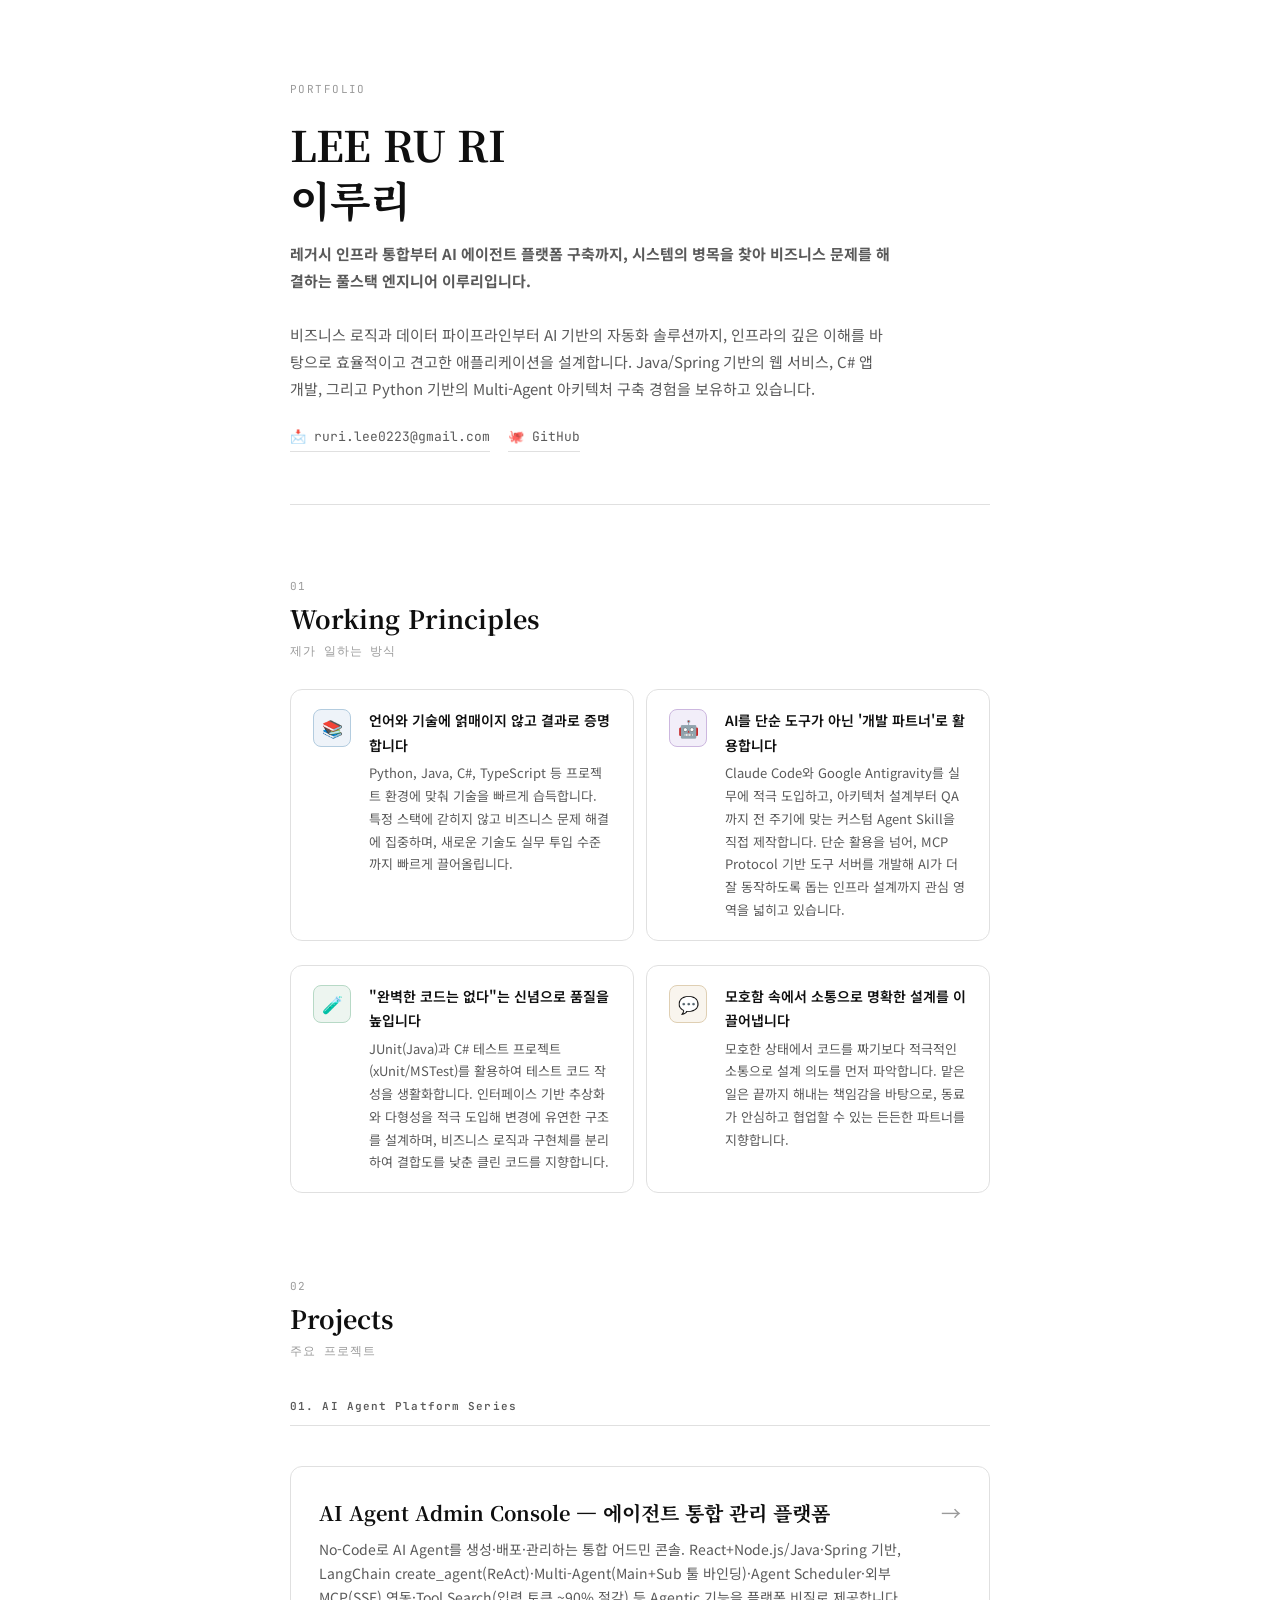
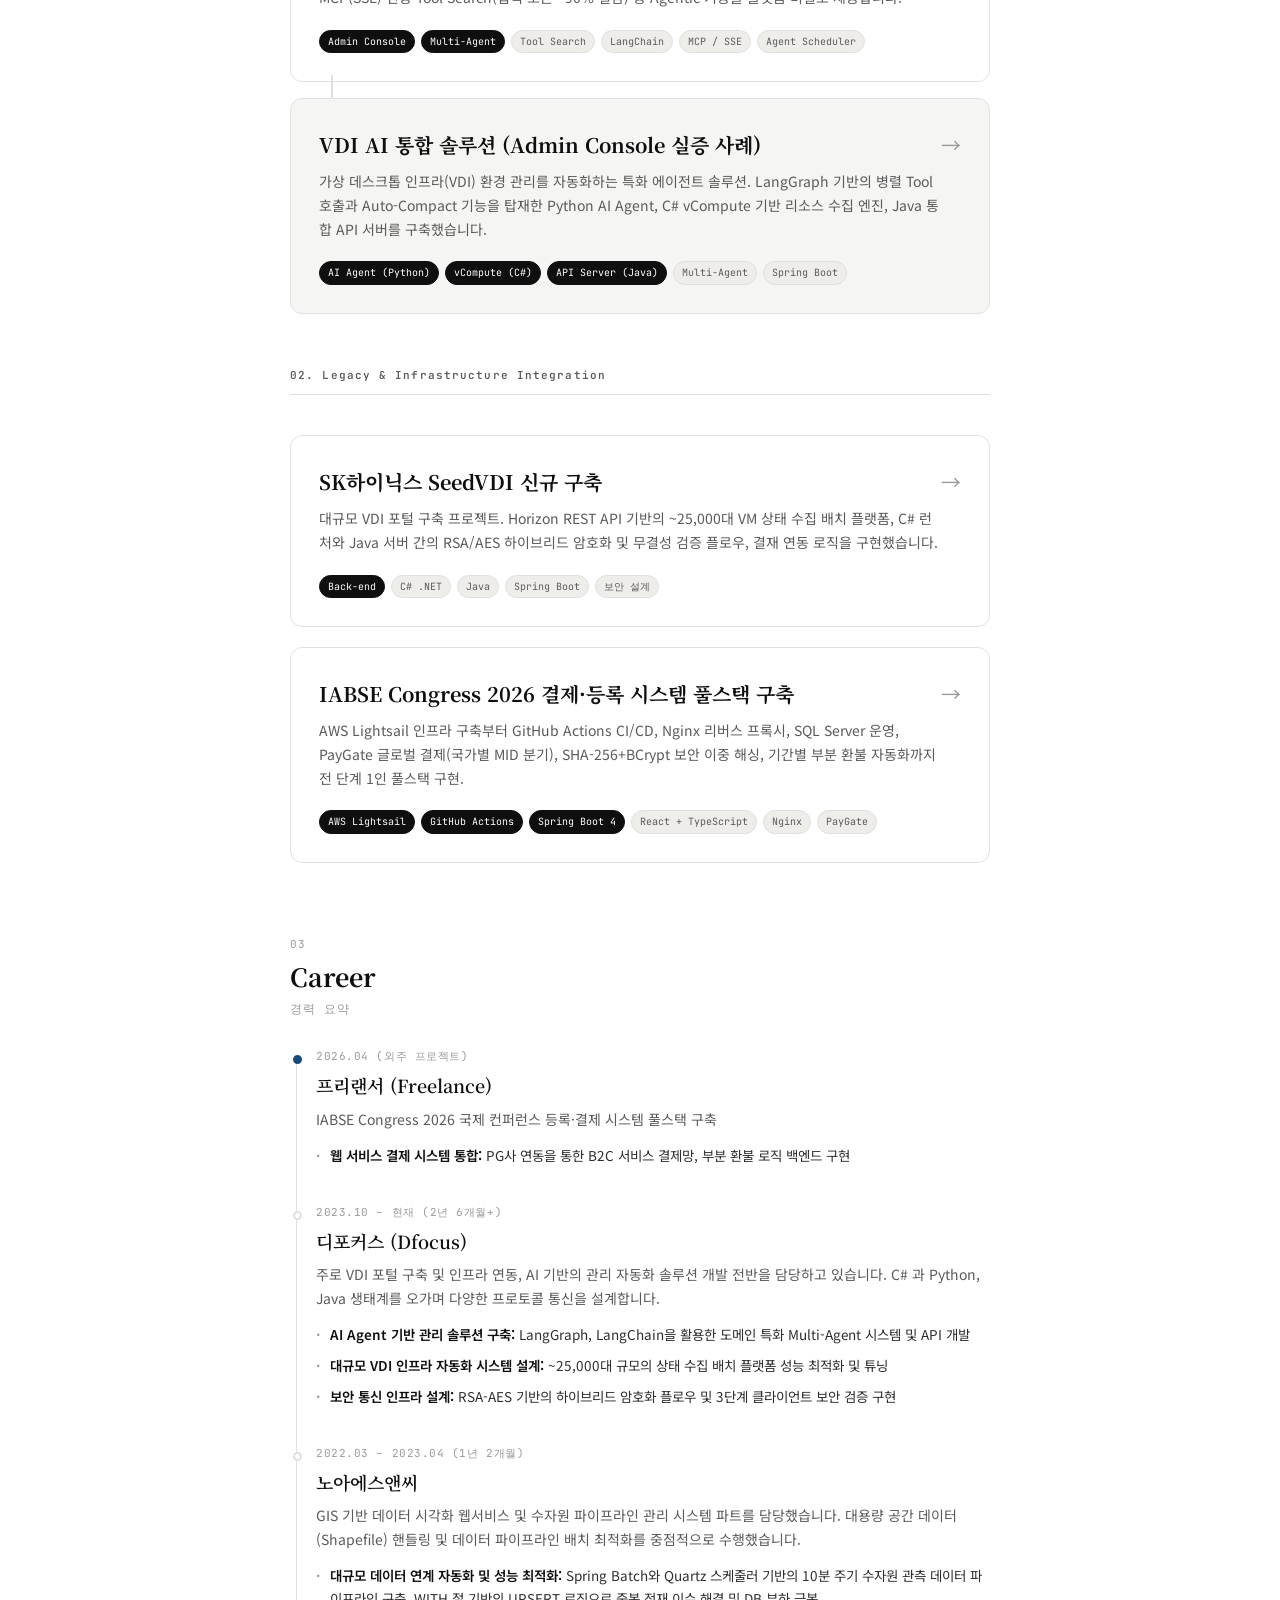
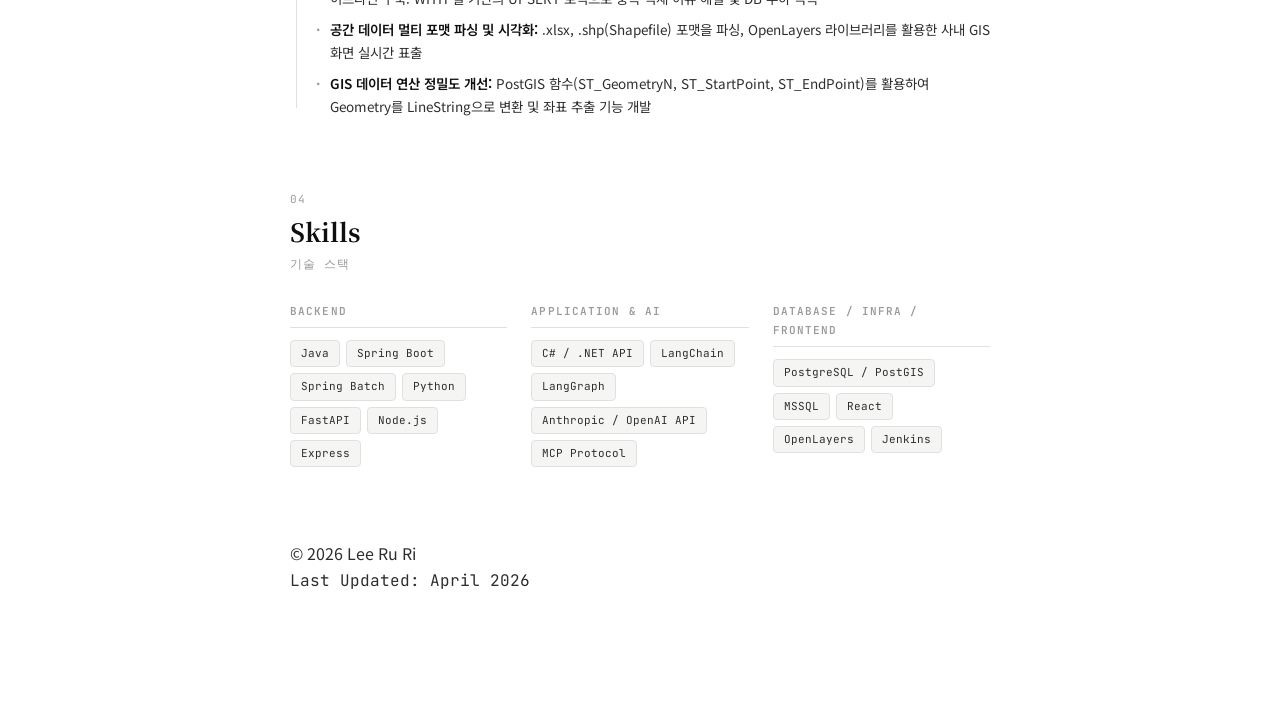
<file: portfolio_combined.html>
<!DOCTYPE html>
<html lang="ko">

<head>
  <meta charset="UTF-8">
  <meta name="viewport" content="width=device-width, initial-scale=1.0">
  <title>이루리 포트폴리오 — 소프트웨어 개발자</title>
  <link rel="preconnect" href="https://fonts.googleapis.com">
  <link rel="preconnect" href="https://fonts.gstatic.com" crossorigin>
  <link
    href="https://fonts.googleapis.com/css2?family=Noto+Serif+KR:wght@300;400;500;600;700&family=Noto+Sans+KR:wght@300;400;500&family=JetBrains+Mono:wght@400;500;600&display=swap"
    rel="stylesheet">
  <link rel="stylesheet" href="assets/css/global.css">
</head>

<body>
  <div class="page index-page">

    <!-- ══ HERO ══ -->
    <header class="site-header index-header">
      <div class="eyebrow">Portfolio</div>
      <h1>LEE RU RI<br>이루리</h1>
      <p class="subtitle">
        <strong>레거시 인프라 통합부터 AI 에이전트 플랫폼 구축까지, 시스템의 병목을 찾아 비즈니스 문제를 해결하는 풀스택 엔지니어 이루리입니다.</strong><br><br>
        비즈니스 로직과 데이터 파이프라인부터 AI 기반의 자동화 솔루션까지, 인프라의 깊은 이해를 바탕으로 효율적이고 견고한 애플리케이션을 설계합니다.
        Java/Spring 기반의 웹 서비스, C# 앱 개발, 그리고 Python 기반의 Multi-Agent 아키텍처 구축 경험을 보유하고 있습니다.
      </p>
      <div class="contact-links" style="display: flex; flex-wrap: wrap; gap: 18px; font-family: 'JetBrains Mono', monospace; font-size: 13px; color: var(--ink-3);">

        <a href="mailto:ruri.lee0223@gmail.com" style="color: var(--ink-3); border-bottom: 1px solid var(--rule); padding-bottom: 2px;">📩 ruri.lee0223@gmail.com</a>
        <a href="https://github.com/Iroori" target="_blank" rel="noopener noreferrer" style="color: var(--ink-3); border-bottom: 1px solid var(--rule); padding-bottom: 2px;">🐙 GitHub</a>
      </div>
    </header>


    <!-- ══ WORKING PRINCIPLES ══ -->
    <section class="section fade-up">
      <div class="section-number">01</div>
      <h2 class="section-title">Working Principles</h2>
      <div class="section-sub">제가 일하는 방식</div>

      <div class="two-col" style="margin-top: 24px;">
        <div class="card">
          <div class="card-icon blue">📚</div>
          <div>
            <div class="card-title">언어와 기술에 얽매이지 않고 결과로 증명합니다</div>
            <div class="card-desc">
              Python, Java, C#, TypeScript 등 프로젝트 환경에 맞춰 기술을 빠르게 습득합니다. 특정 스택에 갇히지 않고 비즈니스 문제 해결에 집중하며, 새로운 기술도 실무 투입 수준까지 빠르게 끌어올립니다.
            </div>
          </div>
        </div>
        
        <div class="card">
          <div class="card-icon violet">🤖</div>
          <div>
            <div class="card-title">AI를 단순 도구가 아닌 '개발 파트너'로 활용합니다</div>
            <div class="card-desc">
              Claude Code와 Google Antigravity를 실무에 적극 도입하고, 아키텍처 설계부터 QA까지 전 주기에 맞는 커스텀 Agent Skill을 직접 제작합니다. 단순 활용을 넘어, MCP Protocol 기반 도구 서버를 개발해 AI가 더 잘 동작하도록 돕는 인프라 설계까지 관심 영역을 넓히고 있습니다.
            </div>
          </div>
        </div>

        <div class="card">
          <div class="card-icon green">🧪</div>
          <div>
            <div class="card-title">"완벽한 코드는 없다"는 신념으로 품질을 높입니다</div>
            <div class="card-desc">
              JUnit(Java)과 C# 테스트 프로젝트(xUnit/MSTest)를 활용하여 테스트 코드 작성을 생활화합니다. 인터페이스 기반 추상화와 다형성을 적극 도입해 변경에 유연한 구조를 설계하며, 비즈니스 로직과 구현체를 분리하여 결합도를 낮춘 클린 코드를 지향합니다.
            </div>
          </div>
        </div>

        <div class="card">
          <div class="card-icon amber">💬</div>
          <div>
            <div class="card-title">모호함 속에서 소통으로 명확한 설계를 이끌어냅니다</div>
            <div class="card-desc">
              모호한 상태에서 코드를 짜기보다 적극적인 소통으로 설계 의도를 먼저 파악합니다. 맡은 일은 끝까지 해내는 책임감을 바탕으로, 동료가 안심하고 협업할 수 있는 든든한 파트너를 지향합니다.
            </div>
          </div>
        </div>
      </div>
    </section>

    <!-- ══ PROJECTS ══ -->
    <section class="section fade-up">
      <div class="section-number">02</div>
      <h2 class="section-title">Projects</h2>
      <div class="section-sub">주요 프로젝트</div>

      <div class="project-cards">
        
        <div style="margin-bottom:20px; padding-bottom:8px; border-bottom:1px solid var(--rule);">
           <span style="font-family:'JetBrains Mono',monospace; font-size:11px; font-weight:600; letter-spacing:0.1em; color:var(--ink-3);">01. AI Agent Platform Series</span>
        </div>

        <!-- PROJECT 04 (최상위 플랫폼) -->
        <a href="project-04-tool-search.html" class="project-card" style="margin-bottom: -4px;">

          <h3 class="project-card-title">AI Agent Admin Console — 에이전트 통합 관리 플랫폼</h3>
          <p class="project-card-desc">
            No-Code로 AI Agent를 생성·배포·관리하는 통합 어드민 콘솔. React+Node.js/Java·Spring 기반, LangChain create_agent(ReAct)·Multi-Agent(Main+Sub 툴 바인딩)·Agent Scheduler·외부 MCP(SSE) 연동·Tool Search(입력 토큰 ~90% 절감) 등 Agentic 기능을 플랫폼 비질로 제공합니다.
          </p>
          <div class="project-roles">
            <span class="project-role main">Admin Console</span>
            <span class="project-role main">Multi-Agent</span>
            <span class="project-role">Tool Search</span>
            <span class="project-role">LangChain</span>
            <span class="project-role">MCP / SSE</span>
            <span class="project-role">Agent Scheduler</span>
          </div>
          <div class="project-card-arrow">→</div>
        </a>

        <!-- PROJECT 01 (서브 도메인 앱) -->
        <a href="project-01-vdi-ai.html" class="project-card" style="background:var(--surface);">
          <div style="position:absolute; top:-24px; left:40px; width:2px; height:24px; background:var(--rule);"></div>

          <h3 class="project-card-title">VDI AI 통합 솔루션 (Admin Console 실증 사례)</h3>
          <p class="project-card-desc">
            가상 데스크톱 인프라(VDI) 환경 관리를 자동화하는 특화 에이전트 솔루션. LangGraph 기반의 병렬 Tool 호출과 Auto-Compact 기능을 탑재한 Python AI Agent, C# vCompute 기반 리소스 수집 엔진, Java 통합 API 서버를 구축했습니다.
          </p>
          <div class="project-roles">
            <span class="project-role main">AI Agent (Python)</span>
            <span class="project-role main">vCompute (C#)</span>
            <span class="project-role main">API Server (Java)</span>
            <span class="project-role">Multi-Agent</span>
            <span class="project-role">Spring Boot</span>
          </div>
          <div class="project-card-arrow">→</div>
        </a>

        <div style="margin-top:24px; margin-bottom:20px; padding-bottom:8px; border-bottom:1px solid var(--rule);">
           <span style="font-family:'JetBrains Mono',monospace; font-size:11px; font-weight:600; letter-spacing:0.1em; color:var(--ink-3);">02. Legacy & Infrastructure Integration</span>
        </div>

        <!-- PROJECT 02 -->
        <a href="project-02-seedvdi.html" class="project-card">

          <h3 class="project-card-title">SK하이닉스 SeedVDI 신규 구축</h3>
          <p class="project-card-desc">
            대규모 VDI 포털 구축 프로젝트. Horizon REST API 기반의 ~25,000대 VM 상태 수집 배치 플랫폼, C# 런처와 Java 서버 간의 RSA/AES 하이브리드 암호화 및 무결성 검증 플로우, 결재 연동 로직을 구현했습니다.
          </p>
          <div class="project-roles">
            <span class="project-role main">Back-end</span>
            <span class="project-role">C# .NET</span>
            <span class="project-role">Java</span>
            <span class="project-role">Spring Boot</span>
            <span class="project-role">보안 설계</span>
          </div>
          <div class="project-card-arrow">→</div>
        </a>

        <!-- PROJECT 03 -->
        <a href="project-03-iabse.html" class="project-card">

          <h3 class="project-card-title">IABSE Congress 2026 결제·등록 시스템 풀스택 구축</h3>
          <p class="project-card-desc">
            AWS Lightsail 인프라 구축부터 GitHub Actions CI/CD, Nginx 리버스 프록시, SQL Server 운영, PayGate 글로벌 결제(국가별 MID 분기), SHA-256+BCrypt 보안 이중 해싱, 기간별 부분 환불 자동화까지 전 단계 1인 풀스택 구현.
          </p>
          <div class="project-roles">
            <span class="project-role main">AWS Lightsail</span>
            <span class="project-role main">GitHub Actions</span>
            <span class="project-role main">Spring Boot 4</span>
            <span class="project-role">React + TypeScript</span>
            <span class="project-role">Nginx</span>
            <span class="project-role">PayGate</span>
          </div>
          <div class="project-card-arrow">→</div>
        </a>

      </div>
    </section>

    <!-- ══ CAREER ══ -->
    <section class="section fade-up">
      <div class="section-number">03</div>
      <h2 class="section-title">Career</h2>
      <div class="section-sub">경력 요약</div>

      <div class="career-list">
        
        <div class="career-item">
          <div class="career-dot"></div>
          <div class="career-period">2026.04 (외주 프로젝트)</div>
          <div class="career-title">프리랜서 (Freelance)</div>
          <div class="career-desc">IABSE Congress 2026 국제 컨퍼런스 등록·결제 시스템 풀스택 구축</div>
          <ul class="career-tasks">
            <li><strong>웹 서비스 결제 시스템 통합:</strong> PG사 연동을 통한 B2C 서비스 결제망, 부분 환불 로직 백엔드 구현</li>
          </ul>
        </div>

        <div class="career-item">
          <div class="career-dot"></div>
          <div class="career-period">2023.10 – 현재 (2년 6개월+)</div>
          <div class="career-title">디포커스 (Dfocus)</div>
          <div class="career-desc">주로 VDI 포털 구축 및 인프라 연동, AI 기반의 관리 자동화 솔루션 개발 전반을 담당하고 있습니다. C# 과 Python, Java 생태계를 오가며 다양한 프로토콜 통신을 설계합니다.</div>
          <ul class="career-tasks">
            <li><strong>AI Agent 기반 관리 솔루션 구축:</strong> LangGraph, LangChain을 활용한 도메인 특화 Multi-Agent 시스템 및 API 개발</li>
            <li><strong>대규모 VDI 인프라 자동화 시스템 설계:</strong> ~25,000대 규모의 상태 수집 배치 플랫폼 성능 최적화 및 튜닝</li>
            <li><strong>보안 통신 인프라 설계:</strong> RSA-AES 기반의 하이브리드 암호화 플로우 및 3단계 클라이언트 보안 검증 구현</li>
          </ul>
        </div>

        <div class="career-item">
          <div class="career-dot"></div>
          <div class="career-period">2022.03 – 2023.04 (1년 2개월)</div>
          <div class="career-title">노아에스앤씨</div>
          <div class="career-desc">GIS 기반 데이터 시각화 웹서비스 및 수자원 파이프라인 관리 시스템 파트를 담당했습니다. 대용량 공간 데이터(Shapefile) 핸들링 및 데이터 파이프라인 배치 최적화를 중점적으로 수행했습니다.</div>
          <ul class="career-tasks">
            <li><strong>대규모 데이터 연계 자동화 및 성능 최적화:</strong> Spring Batch와 Quartz 스케줄러 기반의 10분 주기 수자원 관측 데이터 파이프라인 구축. WITH 절 기반의 UPSERT 로직으로 중복 적재 이슈 해결 및 DB 부하 극복</li>
            <li><strong>공간 데이터 멀티 포맷 파싱 및 시각화:</strong> .xlsx, .shp(Shapefile) 포맷을 파싱, OpenLayers 라이브러리를 활용한 사내 GIS 화면 실시간 표출</li>
            <li><strong>GIS 데이터 연산 정밀도 개선:</strong> PostGIS 함수(ST_GeometryN, ST_StartPoint, ST_EndPoint)를 활용하여 Geometry를 LineString으로 변환 및 좌표 추출 기능 개발</li>
          </ul>
        </div>

      </div>
    </section>

    <!-- ══ SKILLS ══ -->
    <section class="section fade-up">
      <div class="section-number">04</div>
      <h2 class="section-title">Skills</h2>
      <div class="section-sub">기술 스택</div>

      <div class="skills-grid">
        
        <div>
          <div class="skill-group-title">Backend</div>
          <div class="skill-tags">
            <span class="skill-tag">Java</span>
            <span class="skill-tag">Spring Boot</span>
            <span class="skill-tag">Spring Batch</span>
            <span class="skill-tag">Python</span>
            <span class="skill-tag">FastAPI</span>
            <span class="skill-tag">Node.js</span>
            <span class="skill-tag">Express</span>
          </div>
        </div>

        <div>
          <div class="skill-group-title">Application & AI</div>
          <div class="skill-tags">
            <span class="skill-tag">C# / .NET API</span>
            <span class="skill-tag">LangChain</span>
            <span class="skill-tag">LangGraph</span>
            <span class="skill-tag">Anthropic / OpenAI API</span>
            <span class="skill-tag">MCP Protocol</span>
          </div>
        </div>

        <div>
          <div class="skill-group-title">Database / Infra / Frontend</div>
          <div class="skill-tags">
            <span class="skill-tag">PostgreSQL / PostGIS</span>
            <span class="skill-tag">MSSQL</span>
            <span class="skill-tag">React</span>
            <span class="skill-tag">OpenLayers</span>
            <span class="skill-tag">Jenkins</span>
          </div>
        </div>

      </div>
    </section>

    <!-- ══ FOOTER ══ -->
    <footer class="site-footer">
      <div>© 2026 Lee Ru Ri</div>
      <div style="font-family:'JetBrains Mono', monospace;">Last Updated: April 2026</div>
    </footer>

  </div>

  <script>
    // Fade-up animation observer
    const observer = new IntersectionObserver((entries) => {
      entries.forEach((entry, i) => {
        if (entry.isIntersecting) {
          entry.target.style.animation = `fadeUp 0.6s ease ${i * 0.08}s forwards`;
          observer.unobserve(entry.target);
        }
      });
    }, { threshold: 0.1 });
    
    document.querySelectorAll('.fade-up').forEach(el => observer.observe(el));
  </script>
</body>

</html>
</file>
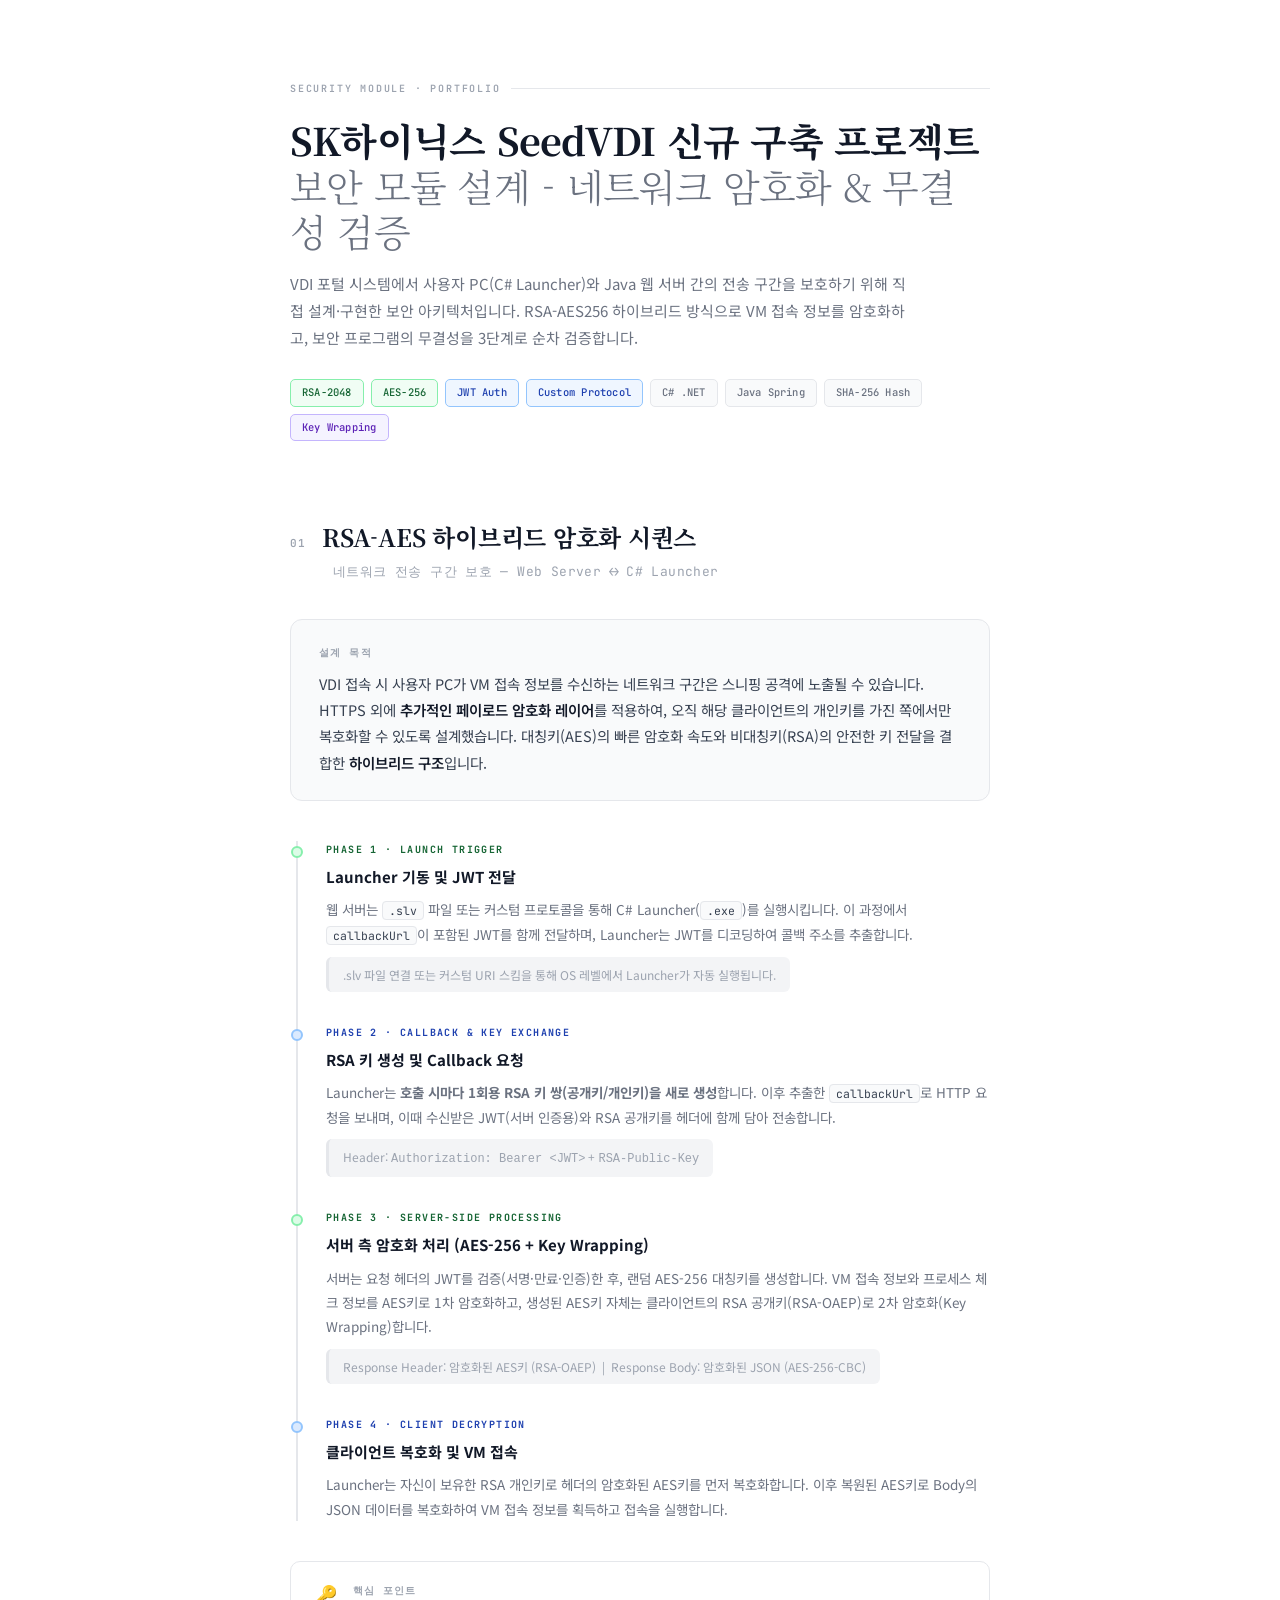
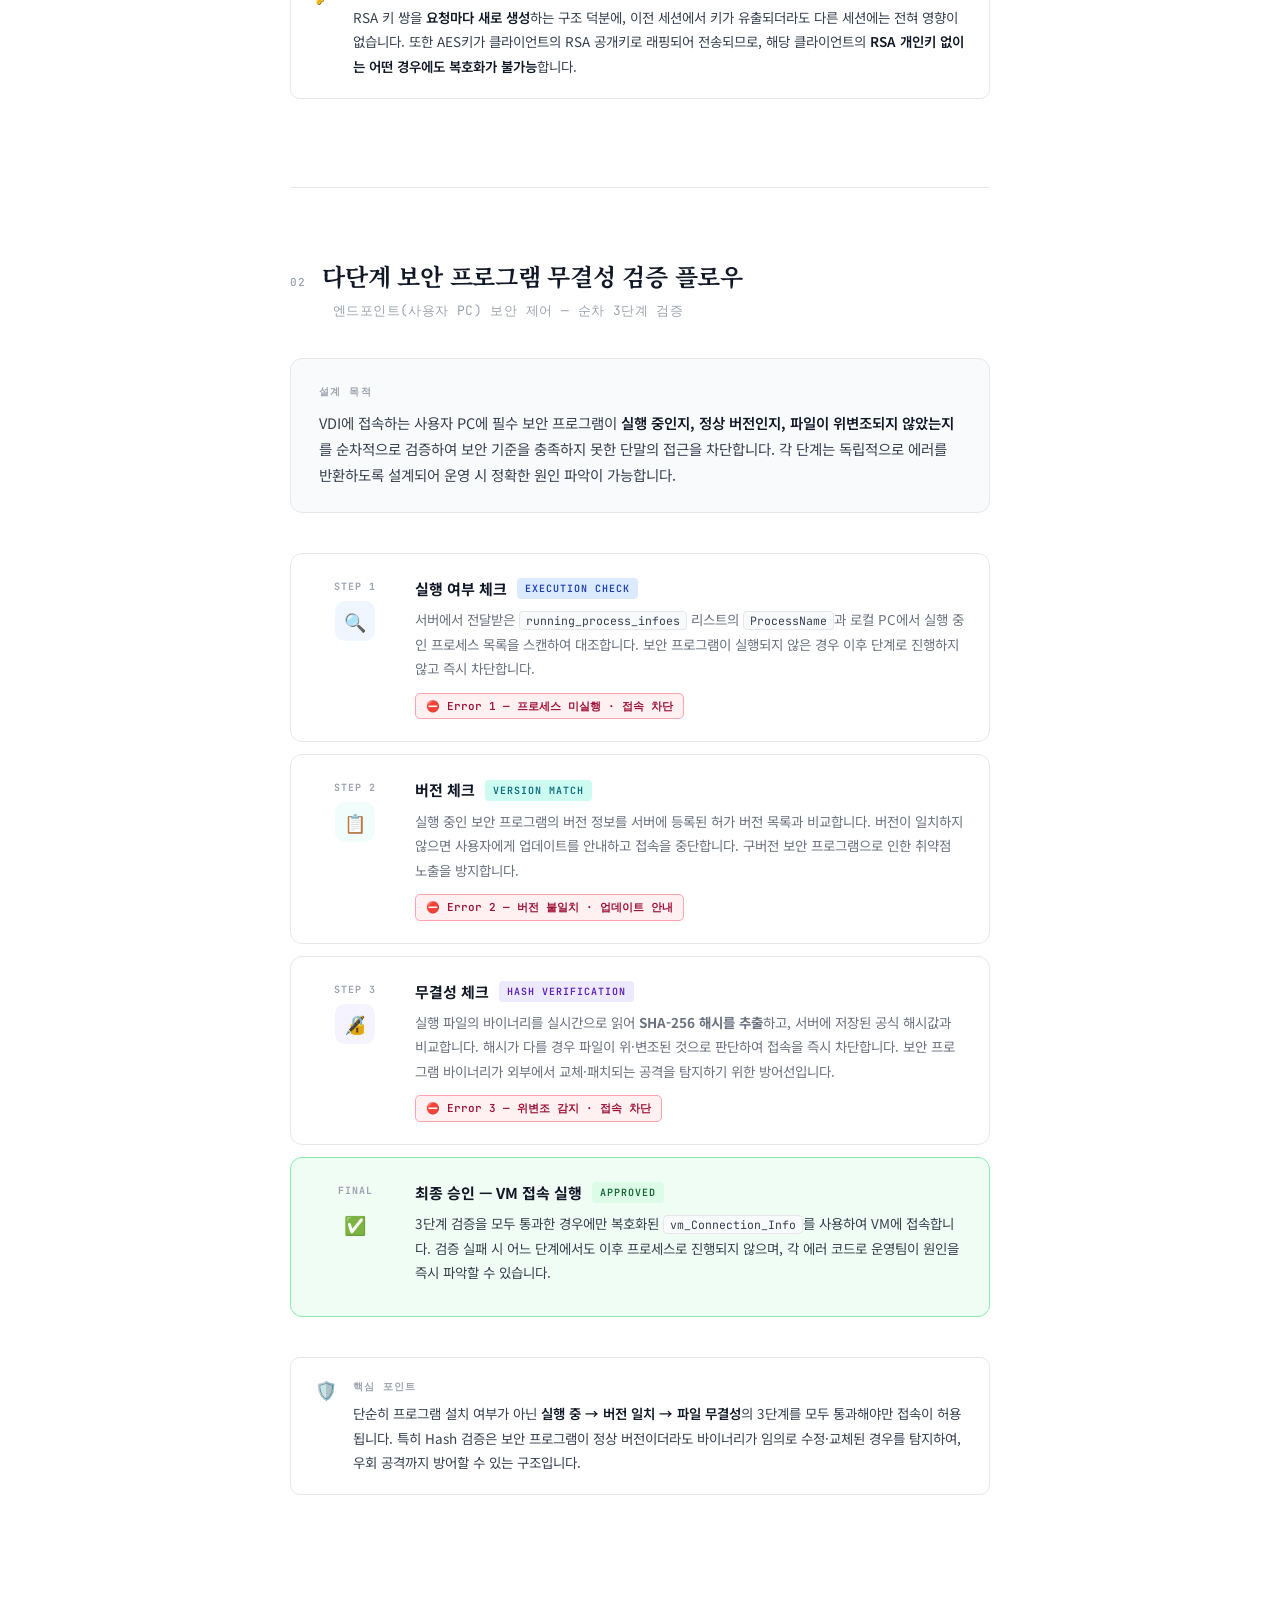
<file: portfolio_text.html>
<!DOCTYPE html>
<html lang="ko">

<head>
  <meta charset="UTF-8">
  <meta name="viewport" content="width=device-width, initial-scale=1.0">
  <title>보안 모듈 포트폴리오 · VDI Security</title>
  <style>
    @import url('https://fonts.googleapis.com/css2?family=Noto+Serif+KR:wght@300;400;500;600;700&family=Noto+Sans+KR:wght@300;400;500;600;700&family=JetBrains+Mono:wght@400;500;600&display=swap');

    *,
    *::before,
    *::after {
      box-sizing: border-box;
      margin: 0;
      padding: 0;
    }

    :root {
      --ink: #111827;
      --ink-2: #374151;
      --ink-3: #6b7280;
      --ink-4: #9ca3af;
      --rule: #e5e7eb;
      --rule-light: #f3f4f6;
      --surface: #f9fafb;
      --white: #ffffff;

      --green: #166534;
      --green-light: #f0fdf4;
      --green-mid: #dcfce7;
      --green-rule: #86efac;

      --blue: #1e40af;
      --blue-light: #eff6ff;
      --blue-mid: #dbeafe;
      --blue-rule: #93c5fd;

      --violet: #5b21b6;
      --violet-light: #f5f3ff;
      --violet-mid: #ede9fe;
      --violet-rule: #c4b5fd;

      --red-light: #fff1f2;
      --red-rule: #fda4af;
      --red: #9f1239;

      --mono: 'JetBrains Mono', monospace;
      --serif: 'Noto Serif KR', serif;
      --sans: 'Noto Sans KR', sans-serif;
    }

    html {
      scroll-behavior: smooth;
    }

    body {
      background: var(--white);
      font-family: var(--sans);
      color: var(--ink);
      font-size: 15px;
      line-height: 1.7;
      -webkit-font-smoothing: antialiased;
    }

    /* ═══════════════════════════════════════
   LAYOUT
═══════════════════════════════════════ */
    .wrap {
      max-width: 780px;
      margin: 0 auto;
      padding: 80px 40px 120px;
    }

    /* ═══════════════════════════════════════
   COVER
═══════════════════════════════════════ */
    .cover {
      margin-bottom: 80px;
    }

    .cover-label {
      font-family: var(--mono);
      font-size: 10px;
      font-weight: 600;
      letter-spacing: 0.18em;
      text-transform: uppercase;
      color: var(--ink-4);
      margin-bottom: 20px;
      display: flex;
      align-items: center;
      gap: 10px;
    }

    .cover-label::after {
      content: '';
      flex: 1;
      height: 1px;
      background: var(--rule);
    }

    .cover-title {
      font-family: var(--serif);
      font-size: 38px;
      font-weight: 700;
      line-height: 1.2;
      letter-spacing: -0.02em;
      color: var(--ink);
      margin-bottom: 16px;
    }

    .cover-title span {
      color: var(--ink-3);
      font-weight: 300;
    }

    .cover-desc {
      font-size: 15px;
      color: var(--ink-3);
      line-height: 1.8;
      max-width: 620px;
      margin-bottom: 28px;
    }

    .tag-row {
      display: flex;
      flex-wrap: wrap;
      gap: 7px;
    }

    .tag {
      font-family: var(--mono);
      font-size: 10.5px;
      font-weight: 500;
      padding: 4px 11px;
      border-radius: 5px;
      border: 1px solid var(--rule);
      color: var(--ink-3);
      background: var(--surface);
      letter-spacing: 0.02em;
    }

    .tag-g {
      background: var(--green-light);
      border-color: var(--green-rule);
      color: var(--green);
    }

    .tag-b {
      background: var(--blue-light);
      border-color: var(--blue-rule);
      color: var(--blue);
    }

    .tag-v {
      background: var(--violet-light);
      border-color: var(--violet-rule);
      color: var(--violet);
    }

    /* ═══════════════════════════════════════
   SECTION
═══════════════════════════════════════ */
    .section {
      margin-bottom: 88px;
    }

    .section-head {
      display: flex;
      align-items: baseline;
      gap: 16px;
      margin-bottom: 8px;
    }

    .section-index {
      font-family: var(--mono);
      font-size: 11px;
      font-weight: 600;
      color: var(--ink-4);
      letter-spacing: 0.1em;
      flex-shrink: 0;
    }

    .section-title {
      font-family: var(--serif);
      font-size: 24px;
      font-weight: 700;
      color: var(--ink);
      letter-spacing: -0.01em;
      line-height: 1.3;
    }

    .section-sub {
      font-size: 13px;
      color: var(--ink-4);
      margin-bottom: 36px;
      padding-left: calc(11px + 16px + 2ch);
      font-family: var(--mono);
      letter-spacing: 0.03em;
    }

    /* ═══════════════════════════════════════
   PURPOSE BOX
═══════════════════════════════════════ */
    .purpose {
      background: var(--surface);
      border: 1px solid var(--rule);
      border-radius: 12px;
      padding: 24px 28px;
      margin-bottom: 40px;
    }

    .purpose-eyebrow {
      font-family: var(--mono);
      font-size: 10px;
      font-weight: 600;
      letter-spacing: 0.14em;
      text-transform: uppercase;
      color: var(--ink-4);
      margin-bottom: 10px;
    }

    .purpose-body {
      font-size: 14.5px;
      color: var(--ink-2);
      line-height: 1.8;
    }

    .purpose-body strong {
      color: var(--ink);
      font-weight: 600;
    }

    /* ═══════════════════════════════════════
   PHASE BLOCK
═══════════════════════════════════════ */
    .phases {
      display: flex;
      flex-direction: column;
      gap: 0;
      border-left: 2px solid var(--rule);
      padding-left: 28px;
      margin-left: 6px;
      margin-bottom: 40px;
    }

    .phase {
      padding-bottom: 32px;
      position: relative;
    }

    .phase:last-child {
      padding-bottom: 0;
    }

    /* Timeline dot */
    .phase::before {
      content: '';
      position: absolute;
      left: -35px;
      top: 5px;
      width: 12px;
      height: 12px;
      border-radius: 50%;
      background: var(--white);
      border: 2px solid var(--rule);
    }

    .phase.ph-green::before {
      border-color: var(--green-rule);
      background: var(--green-mid);
    }

    .phase.ph-blue::before {
      border-color: var(--blue-rule);
      background: var(--blue-mid);
    }

    .phase.ph-gray::before {
      border-color: #cbd5e1;
      background: #f1f5f9;
    }

    .phase-label {
      font-family: var(--mono);
      font-size: 10px;
      font-weight: 700;
      letter-spacing: 0.14em;
      text-transform: uppercase;
      margin-bottom: 6px;
    }

    .ph-green .phase-label {
      color: var(--green);
    }

    .ph-blue .phase-label {
      color: var(--blue);
    }

    .ph-gray .phase-label {
      color: var(--ink-4);
    }

    .phase-title {
      font-size: 15px;
      font-weight: 700;
      color: var(--ink);
      margin-bottom: 8px;
    }

    .phase-body {
      font-size: 13.5px;
      color: var(--ink-3);
      line-height: 1.8;
    }

    .phase-body code {
      font-family: var(--mono);
      font-size: 11.5px;
      background: var(--surface);
      padding: 1px 6px;
      border-radius: 4px;
      color: var(--ink-2);
      border: 1px solid var(--rule);
    }

    .phase-note {
      display: inline-block;
      margin-top: 10px;
      font-size: 12px;
      color: var(--ink-4);
      line-height: 1.6;
      padding: 8px 14px;
      background: var(--rule-light);
      border-radius: 6px;
      border-left: 3px solid var(--rule);
    }

    /* ═══════════════════════════════════════
   KEYPOINT
═══════════════════════════════════════ */
    .keypoint {
      border: 1px solid var(--rule);
      border-radius: 10px;
      padding: 20px 24px;
      display: flex;
      gap: 16px;
      align-items: flex-start;
      background: var(--white);
    }

    .kp-icon {
      font-size: 18px;
      flex-shrink: 0;
      line-height: 1;
      margin-top: 2px;
    }

    .kp-label {
      font-family: var(--mono);
      font-size: 10px;
      font-weight: 700;
      letter-spacing: 0.12em;
      text-transform: uppercase;
      color: var(--ink-4);
      margin-bottom: 6px;
    }

    .kp-body {
      font-size: 13.5px;
      color: var(--ink-2);
      line-height: 1.8;
    }

    .kp-body strong {
      color: var(--ink);
      font-weight: 600;
    }

    /* ═══════════════════════════════════════
   DIVIDER
═══════════════════════════════════════ */
    .divider {
      border: none;
      border-top: 1px solid var(--rule);
      margin: 72px 0;
    }

    /* ═══════════════════════════════════════
   STEP CARDS (section 2)
═══════════════════════════════════════ */
    .step-cards {
      display: flex;
      flex-direction: column;
      gap: 12px;
      margin-bottom: 40px;
    }

    .step-card {
      border: 1px solid var(--rule);
      border-radius: 12px;
      padding: 22px 24px;
      display: grid;
      grid-template-columns: 80px 1fr;
      gap: 20px;
      align-items: start;
      transition: border-color 0.15s;
    }

    .step-card:hover {
      border-color: #cbd5e1;
    }

    .sc-left {
      display: flex;
      flex-direction: column;
      align-items: center;
      gap: 6px;
      padding-top: 2px;
    }

    .sc-step-num {
      font-family: var(--mono);
      font-size: 10px;
      font-weight: 700;
      letter-spacing: 0.1em;
      color: var(--ink-4);
    }

    .sc-badge {
      width: 40px;
      height: 40px;
      border-radius: 10px;
      display: flex;
      align-items: center;
      justify-content: center;
      font-size: 18px;
    }

    .sc-badge-blue {
      background: var(--blue-light);
    }

    .sc-badge-teal {
      background: #f0fdfa;
    }

    .sc-badge-violet {
      background: var(--violet-light);
    }

    .sc-badge-green {
      background: var(--green-light);
    }

    .sc-right {}

    .sc-title {
      font-size: 15px;
      font-weight: 700;
      color: var(--ink);
      margin-bottom: 6px;
      display: flex;
      align-items: center;
      gap: 10px;
    }

    .sc-sub {
      font-family: var(--mono);
      font-size: 10px;
      font-weight: 600;
      letter-spacing: 0.1em;
      text-transform: uppercase;
      padding: 2px 8px;
      border-radius: 4px;
    }

    .sc-sub-blue {
      background: var(--blue-mid);
      color: var(--blue);
    }

    .sc-sub-teal {
      background: #ccfbf1;
      color: #0d6b7a;
    }

    .sc-sub-violet {
      background: var(--violet-mid);
      color: var(--violet);
    }

    .sc-sub-green {
      background: var(--green-mid);
      color: var(--green);
    }

    .sc-body {
      font-size: 13.5px;
      color: var(--ink-3);
      line-height: 1.8;
      margin-bottom: 10px;
    }

    .sc-body code {
      font-family: var(--mono);
      font-size: 11.5px;
      background: var(--surface);
      padding: 1px 6px;
      border-radius: 4px;
      color: var(--ink-2);
      border: 1px solid var(--rule);
    }

    .sc-error {
      display: inline-flex;
      align-items: center;
      gap: 6px;
      font-family: var(--mono);
      font-size: 11px;
      font-weight: 600;
      background: var(--red-light);
      color: var(--red);
      border: 1px solid var(--red-rule);
      border-radius: 5px;
      padding: 3px 10px;
    }

    .sc-final {
      background: var(--green-light);
      border-color: var(--green-rule);
    }

    .sc-final .sc-body {
      color: var(--ink-2);
    }

    /* ═══════════════════════════════════════
   FADE IN ANIMATION
═══════════════════════════════════════ */
    @keyframes fadeUp {
      from {
        opacity: 0;
        transform: translateY(16px);
      }

      to {
        opacity: 1;
        transform: translateY(0);
      }
    }

    .cover {
      animation: fadeUp 0.5s ease both;
    }

    .section:nth-child(1) {
      animation: fadeUp 0.5s 0.1s ease both;
    }

    .section:nth-child(2) {
      animation: fadeUp 0.5s 0.15s ease both;
    }
  </style>
</head>

<body>
  <div class="wrap">

    <!-- ════════════ COVER ════════════ -->
    <div class="cover">
      <div class="cover-label">Security Module · Portfolio</div>
      <h1 class="cover-title">SK하이닉스 SeedVDI 신규 구축 프로젝트 <br><span>보안 모듈 설계 - 네트워크 암호화 &amp; 무결성 검증</span></h1>
      <p class="cover-desc">
        VDI 포털 시스템에서 사용자 PC(C# Launcher)와 Java 웹 서버 간의 전송 구간을 보호하기 위해 직접 설계·구현한 보안 아키텍처입니다. RSA-AES256 하이브리드 방식으로 VM 접속
        정보를 암호화하고, 보안 프로그램의 무결성을 3단계로 순차 검증합니다.
      </p>
      <div class="tag-row">
        <span class="tag tag-g">RSA-2048</span>
        <span class="tag tag-g">AES-256</span>
        <span class="tag tag-b">JWT Auth</span>
        <span class="tag tag-b">Custom Protocol</span>
        <span class="tag">C# .NET</span>
        <span class="tag">Java Spring</span>
        <span class="tag">SHA-256 Hash</span>
        <span class="tag tag-v">Key Wrapping</span>
      </div>
    </div>


    <!-- ════════════ SECTION 1 ════════════ -->
    <div class="section">
      <div class="section-head">
        <span class="section-index">01</span>
        <h2 class="section-title">RSA-AES 하이브리드 암호화 시퀀스</h2>
      </div>
      <p class="section-sub">네트워크 전송 구간 보호 — Web Server ↔ C# Launcher</p>

      <div class="purpose">
        <div class="purpose-eyebrow">설계 목적</div>
        <div class="purpose-body">
          VDI 접속 시 사용자 PC가 VM 접속 정보를 수신하는 네트워크 구간은 스니핑 공격에 노출될 수 있습니다. HTTPS 외에 <strong>추가적인 페이로드 암호화 레이어</strong>를
          적용하여, 오직 해당 클라이언트의 개인키를 가진 쪽에서만 복호화할 수 있도록 설계했습니다. 대칭키(AES)의 빠른 암호화 속도와 비대칭키(RSA)의 안전한 키 전달을 결합한 <strong>하이브리드
            구조</strong>입니다.
        </div>
      </div>

      <div class="phases">

        <div class="phase ph-green">
          <div class="phase-label">Phase 1 · Launch Trigger</div>
          <div class="phase-title">Launcher 기동 및 JWT 전달</div>
          <div class="phase-body">
            웹 서버는 <code>.slv</code> 파일 또는 커스텀 프로토콜을 통해 C# Launcher(<code>.exe</code>)를 실행시킵니다. 이 과정에서
            <code>callbackUrl</code>이 포함된 JWT를 함께 전달하며, Launcher는 JWT를 디코딩하여 콜백 주소를 추출합니다.
          </div>
          <div class="phase-note">
            .slv 파일 연결 또는 커스텀 URI 스킴을 통해 OS 레벨에서 Launcher가 자동 실행됩니다.
          </div>
        </div>

        <div class="phase ph-blue">
          <div class="phase-label">Phase 2 · Callback &amp; Key Exchange</div>
          <div class="phase-title">RSA 키 생성 및 Callback 요청</div>
          <div class="phase-body">
            Launcher는 <strong>호출 시마다 1회용 RSA 키 쌍(공개키/개인키)을 새로 생성</strong>합니다. 이후 추출한 <code>callbackUrl</code>로 HTTP 요청을
            보내며, 이때 수신받은 JWT(서버 인증용)와 RSA 공개키를 헤더에 함께 담아 전송합니다.
          </div>
          <div class="phase-note">
            Header: <code>Authorization: Bearer &lt;JWT&gt;</code> + <code>RSA-Public-Key</code>
          </div>
        </div>

        <div class="phase ph-green">
          <div class="phase-label">Phase 3 · Server-side Processing</div>
          <div class="phase-title">서버 측 암호화 처리 (AES-256 + Key Wrapping)</div>
          <div class="phase-body">
            서버는 요청 헤더의 JWT를 검증(서명·만료·인증)한 후, 랜덤 AES-256 대칭키를 생성합니다. VM 접속 정보와 프로세스 체크 정보를 AES키로 1차 암호화하고, 생성된 AES키 자체는
            클라이언트의 RSA 공개키(RSA-OAEP)로 2차 암호화(Key Wrapping)합니다.
          </div>
          <div class="phase-note">
            Response Header: 암호화된 AES키 (RSA-OAEP) &nbsp;|&nbsp; Response Body: 암호화된 JSON (AES-256-CBC)
          </div>
        </div>

        <div class="phase ph-blue">
          <div class="phase-label">Phase 4 · Client Decryption</div>
          <div class="phase-title">클라이언트 복호화 및 VM 접속</div>
          <div class="phase-body">
            Launcher는 자신이 보유한 RSA 개인키로 헤더의 암호화된 AES키를 먼저 복호화합니다. 이후 복원된 AES키로 Body의 JSON 데이터를 복호화하여 VM 접속 정보를 획득하고 접속을
            실행합니다.
          </div>
        </div>

      </div>

      <div class="keypoint">
        <div class="kp-icon">🔑</div>
        <div>
          <div class="kp-label">핵심 포인트</div>
          <div class="kp-body">
            RSA 키 쌍을 <strong>요청마다 새로 생성</strong>하는 구조 덕분에, 이전 세션에서 키가 유출되더라도 다른 세션에는 전혀 영향이 없습니다. 또한 AES키가 클라이언트의 RSA
            공개키로 래핑되어 전송되므로, 해당 클라이언트의 <strong>RSA 개인키 없이는 어떤 경우에도 복호화가 불가능</strong>합니다.
          </div>
        </div>
      </div>

    </div>

    <hr class="divider">

    <!-- ════════════ SECTION 2 ════════════ -->
    <div class="section">
      <div class="section-head">
        <span class="section-index">02</span>
        <h2 class="section-title">다단계 보안 프로그램 무결성 검증 플로우</h2>
      </div>
      <p class="section-sub">엔드포인트(사용자 PC) 보안 제어 — 순차 3단계 검증</p>

      <div class="purpose">
        <div class="purpose-eyebrow">설계 목적</div>
        <div class="purpose-body">
          VDI에 접속하는 사용자 PC에 필수 보안 프로그램이 <strong>실행 중인지, 정상 버전인지, 파일이 위변조되지 않았는지</strong>를 순차적으로 검증하여 보안 기준을 충족하지 못한 단말의
          접근을 차단합니다. 각 단계는 독립적으로 에러를 반환하도록 설계되어 운영 시 정확한 원인 파악이 가능합니다.
        </div>
      </div>

      <div class="step-cards">

        <div class="step-card">
          <div class="sc-left">
            <span class="sc-step-num">STEP 1</span>
            <div class="sc-badge sc-badge-blue">🔍</div>
          </div>
          <div class="sc-right">
            <div class="sc-title">
              실행 여부 체크
              <span class="sc-sub sc-sub-blue">Execution Check</span>
            </div>
            <div class="sc-body">
              서버에서 전달받은 <code>running_process_infoes</code> 리스트의 <code>ProcessName</code>과 로컬 PC에서 실행 중인 프로세스 목록을 스캔하여
              대조합니다. 보안 프로그램이 실행되지 않은 경우 이후 단계로 진행하지 않고 즉시 차단합니다.
            </div>
            <span class="sc-error">⛔ Error 1 — 프로세스 미실행 · 접속 차단</span>
          </div>
        </div>

        <div class="step-card">
          <div class="sc-left">
            <span class="sc-step-num">STEP 2</span>
            <div class="sc-badge sc-badge-teal">📋</div>
          </div>
          <div class="sc-right">
            <div class="sc-title">
              버전 체크
              <span class="sc-sub sc-sub-teal">Version Match</span>
            </div>
            <div class="sc-body">
              실행 중인 보안 프로그램의 버전 정보를 서버에 등록된 허가 버전 목록과 비교합니다. 버전이 일치하지 않으면 사용자에게 업데이트를 안내하고 접속을 중단합니다. 구버전 보안 프로그램으로 인한
              취약점 노출을 방지합니다.
            </div>
            <span class="sc-error">⛔ Error 2 — 버전 불일치 · 업데이트 안내</span>
          </div>
        </div>

        <div class="step-card">
          <div class="sc-left">
            <span class="sc-step-num">STEP 3</span>
            <div class="sc-badge sc-badge-violet">🔏</div>
          </div>
          <div class="sc-right">
            <div class="sc-title">
              무결성 체크
              <span class="sc-sub sc-sub-violet">Hash Verification</span>
            </div>
            <div class="sc-body">
              실행 파일의 바이너리를 실시간으로 읽어 <strong>SHA-256 해시를 추출</strong>하고, 서버에 저장된 공식 해시값과 비교합니다. 해시가 다를 경우 파일이 위·변조된 것으로
              판단하여 접속을 즉시 차단합니다. 보안 프로그램 바이너리가 외부에서 교체·패치되는 공격을 탐지하기 위한 방어선입니다.
            </div>
            <span class="sc-error">⛔ Error 3 — 위변조 감지 · 접속 차단</span>
          </div>
        </div>

        <div class="step-card sc-final">
          <div class="sc-left">
            <span class="sc-step-num">FINAL</span>
            <div class="sc-badge sc-badge-green">✅</div>
          </div>
          <div class="sc-right">
            <div class="sc-title">
              최종 승인 — VM 접속 실행
              <span class="sc-sub sc-sub-green">Approved</span>
            </div>
            <div class="sc-body">
              3단계 검증을 모두 통과한 경우에만 복호화된 <code>vm_Connection_Info</code>를 사용하여 VM에 접속합니다. 검증 실패 시 어느 단계에서도 이후 프로세스로 진행되지
              않으며, 각 에러 코드로 운영팀이 원인을 즉시 파악할 수 있습니다.
            </div>
          </div>
        </div>

      </div>

      <div class="keypoint">
        <div class="kp-icon">🛡️</div>
        <div>
          <div class="kp-label">핵심 포인트</div>
          <div class="kp-body">
            단순히 프로그램 설치 여부가 아닌 <strong>실행 중 → 버전 일치 → 파일 무결성</strong>의 3단계를 모두 통과해야만 접속이 허용됩니다. 특히 Hash 검증은 보안 프로그램이 정상
            버전이더라도 바이너리가 임의로 수정·교체된 경우를 탐지하여, 우회 공격까지 방어할 수 있는 구조입니다.
          </div>
        </div>
      </div>

    </div>

  </div>
</body>

</html>
</file>
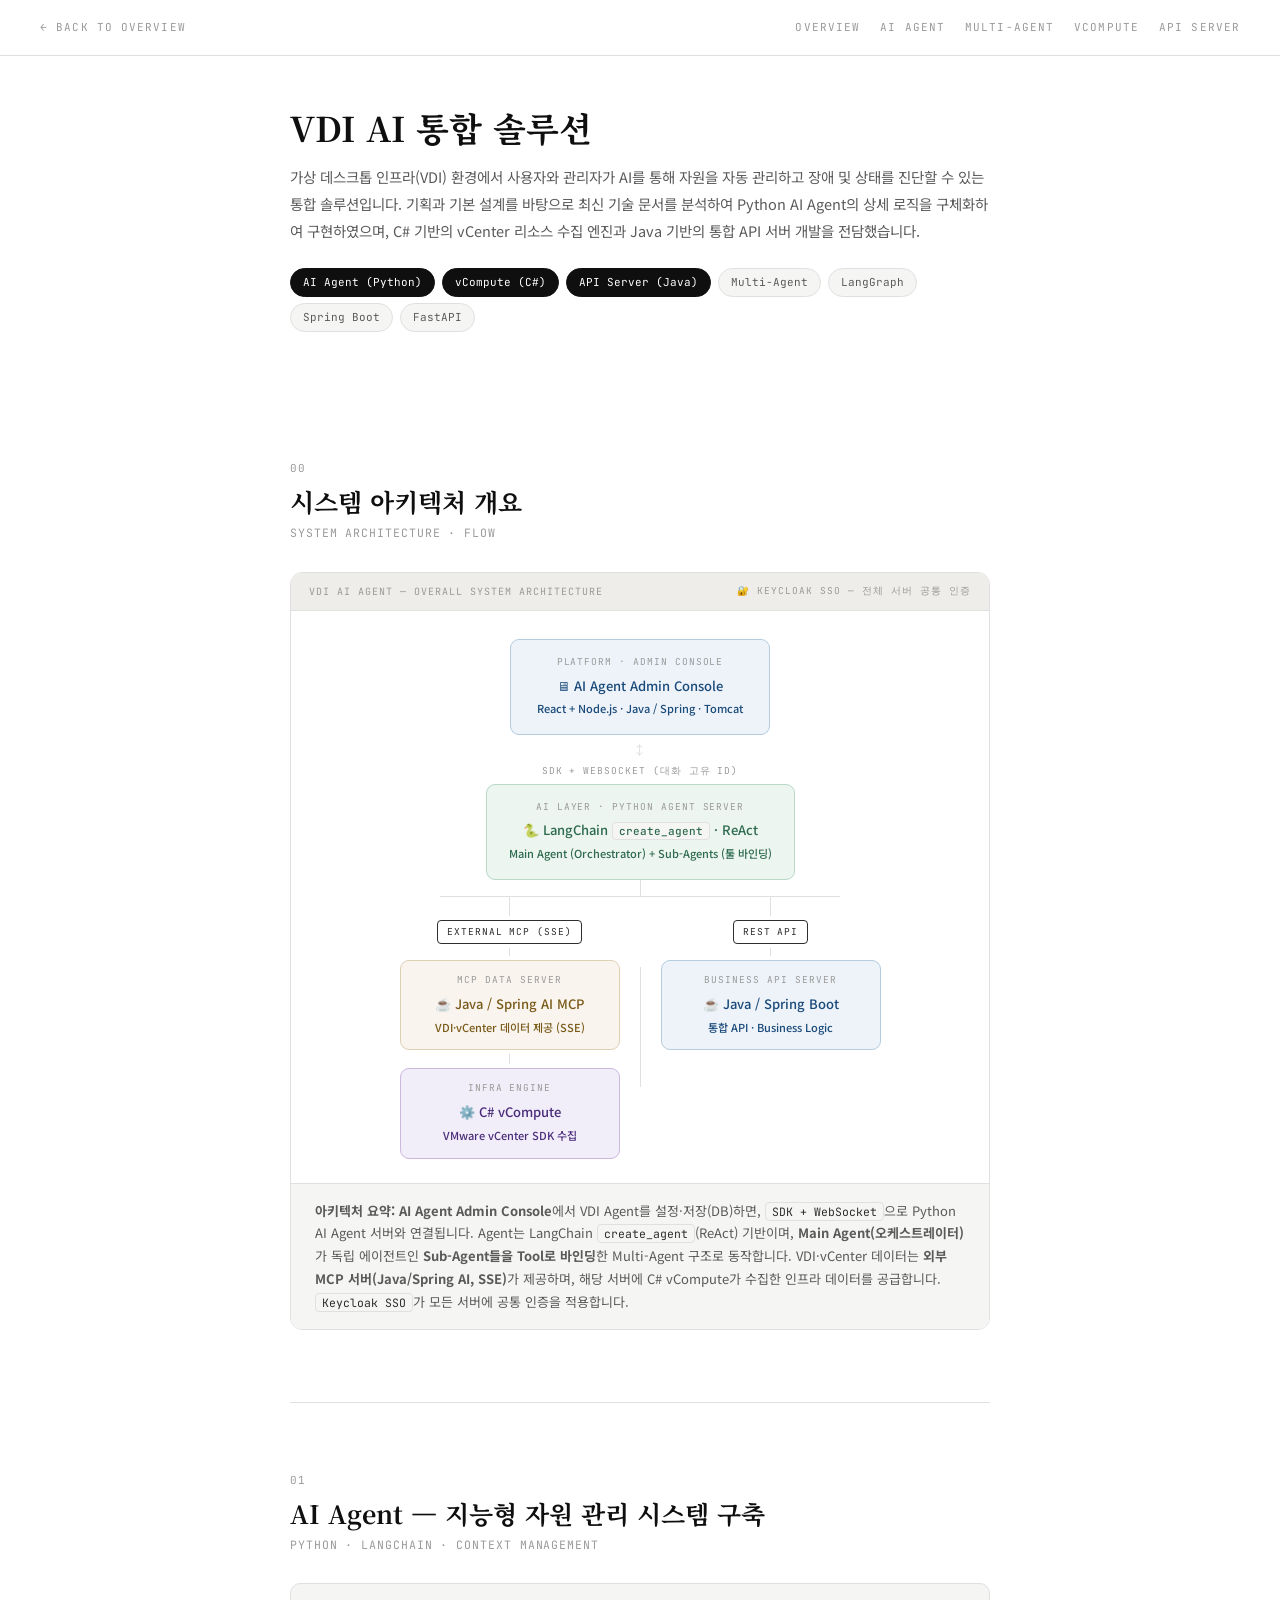
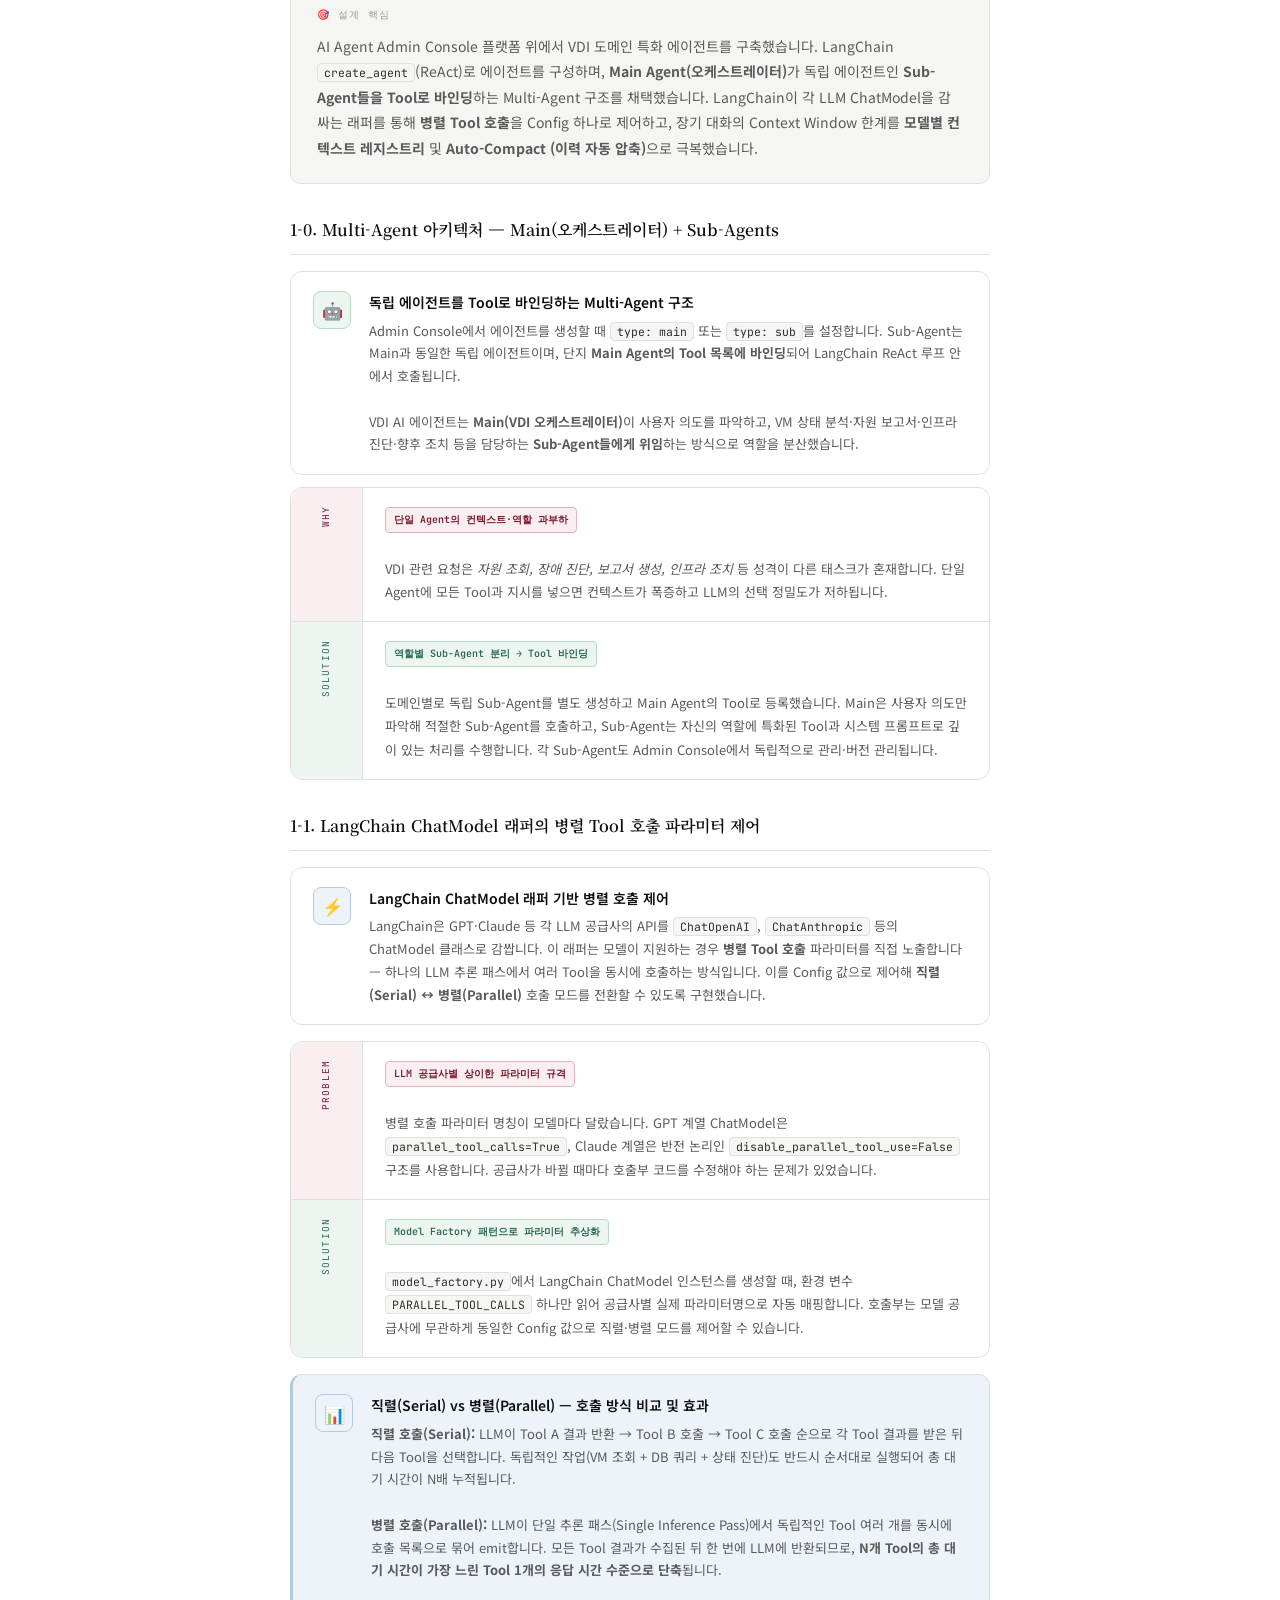
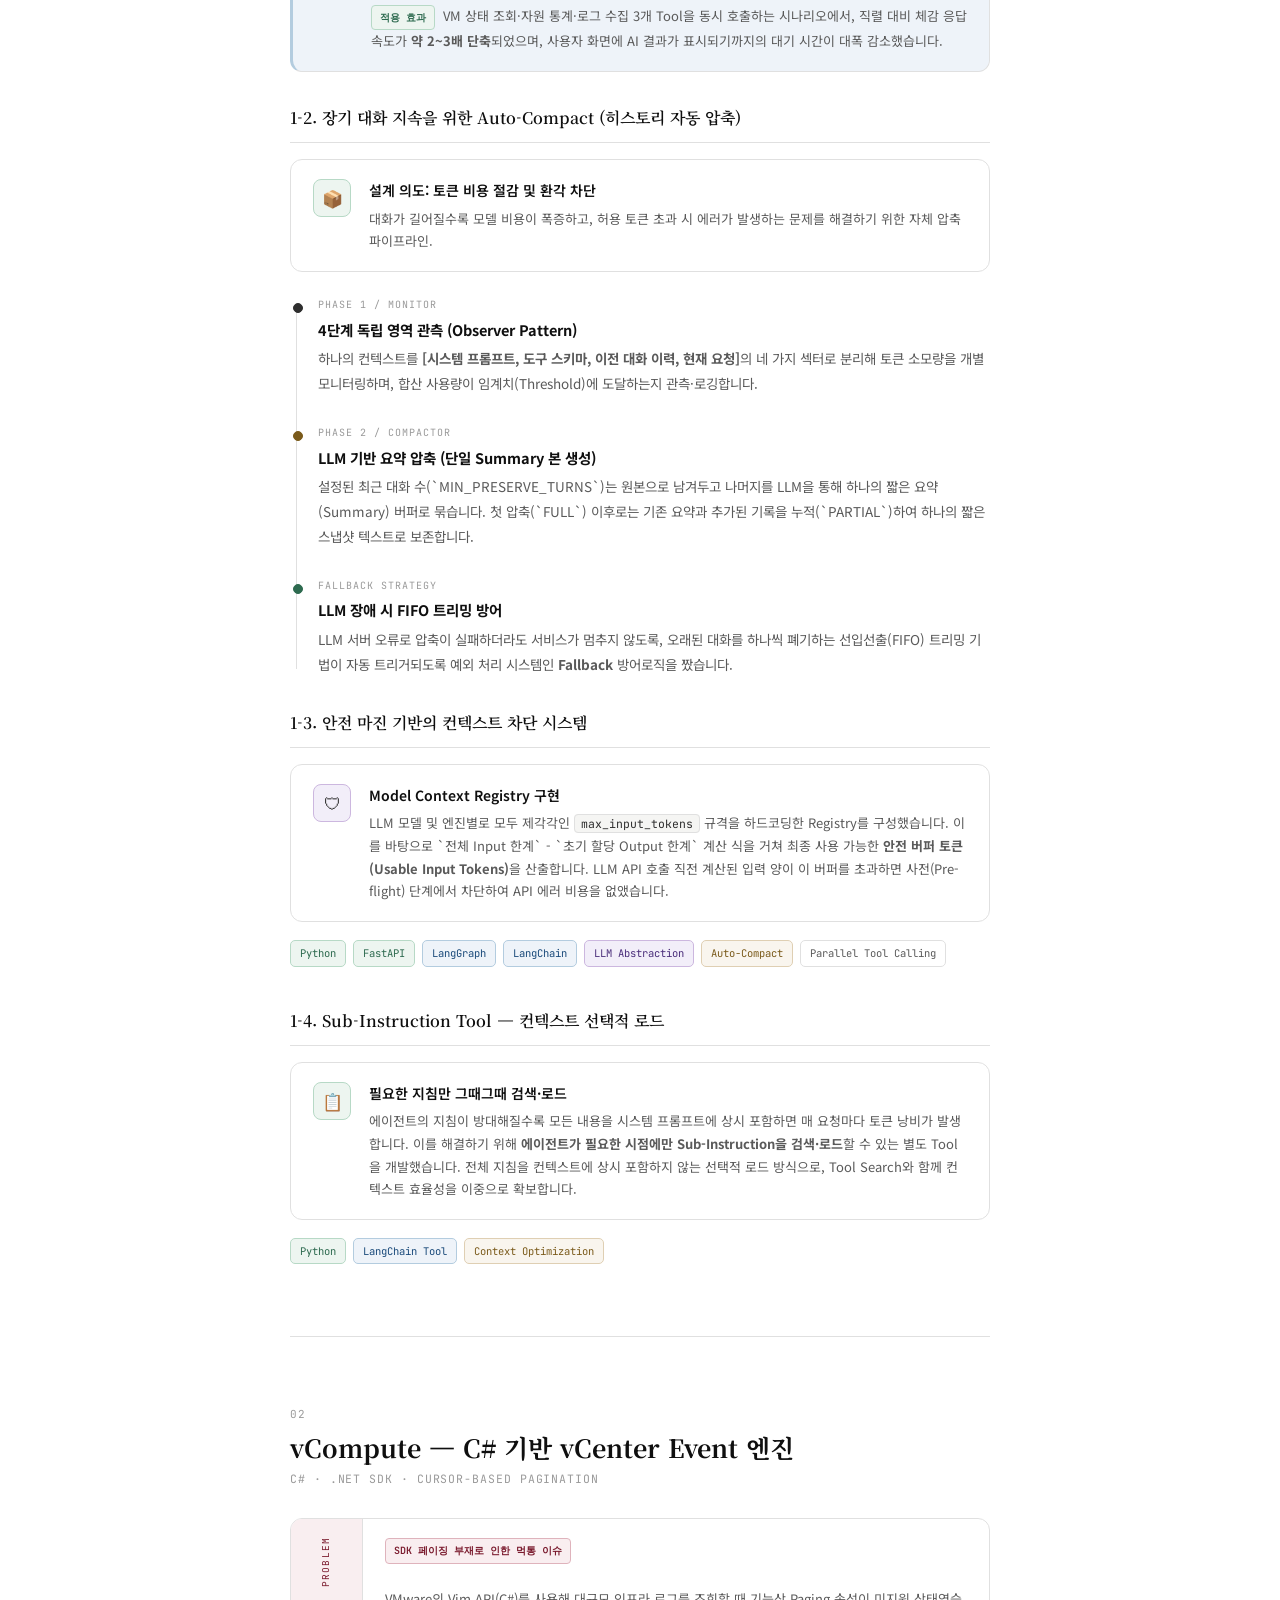
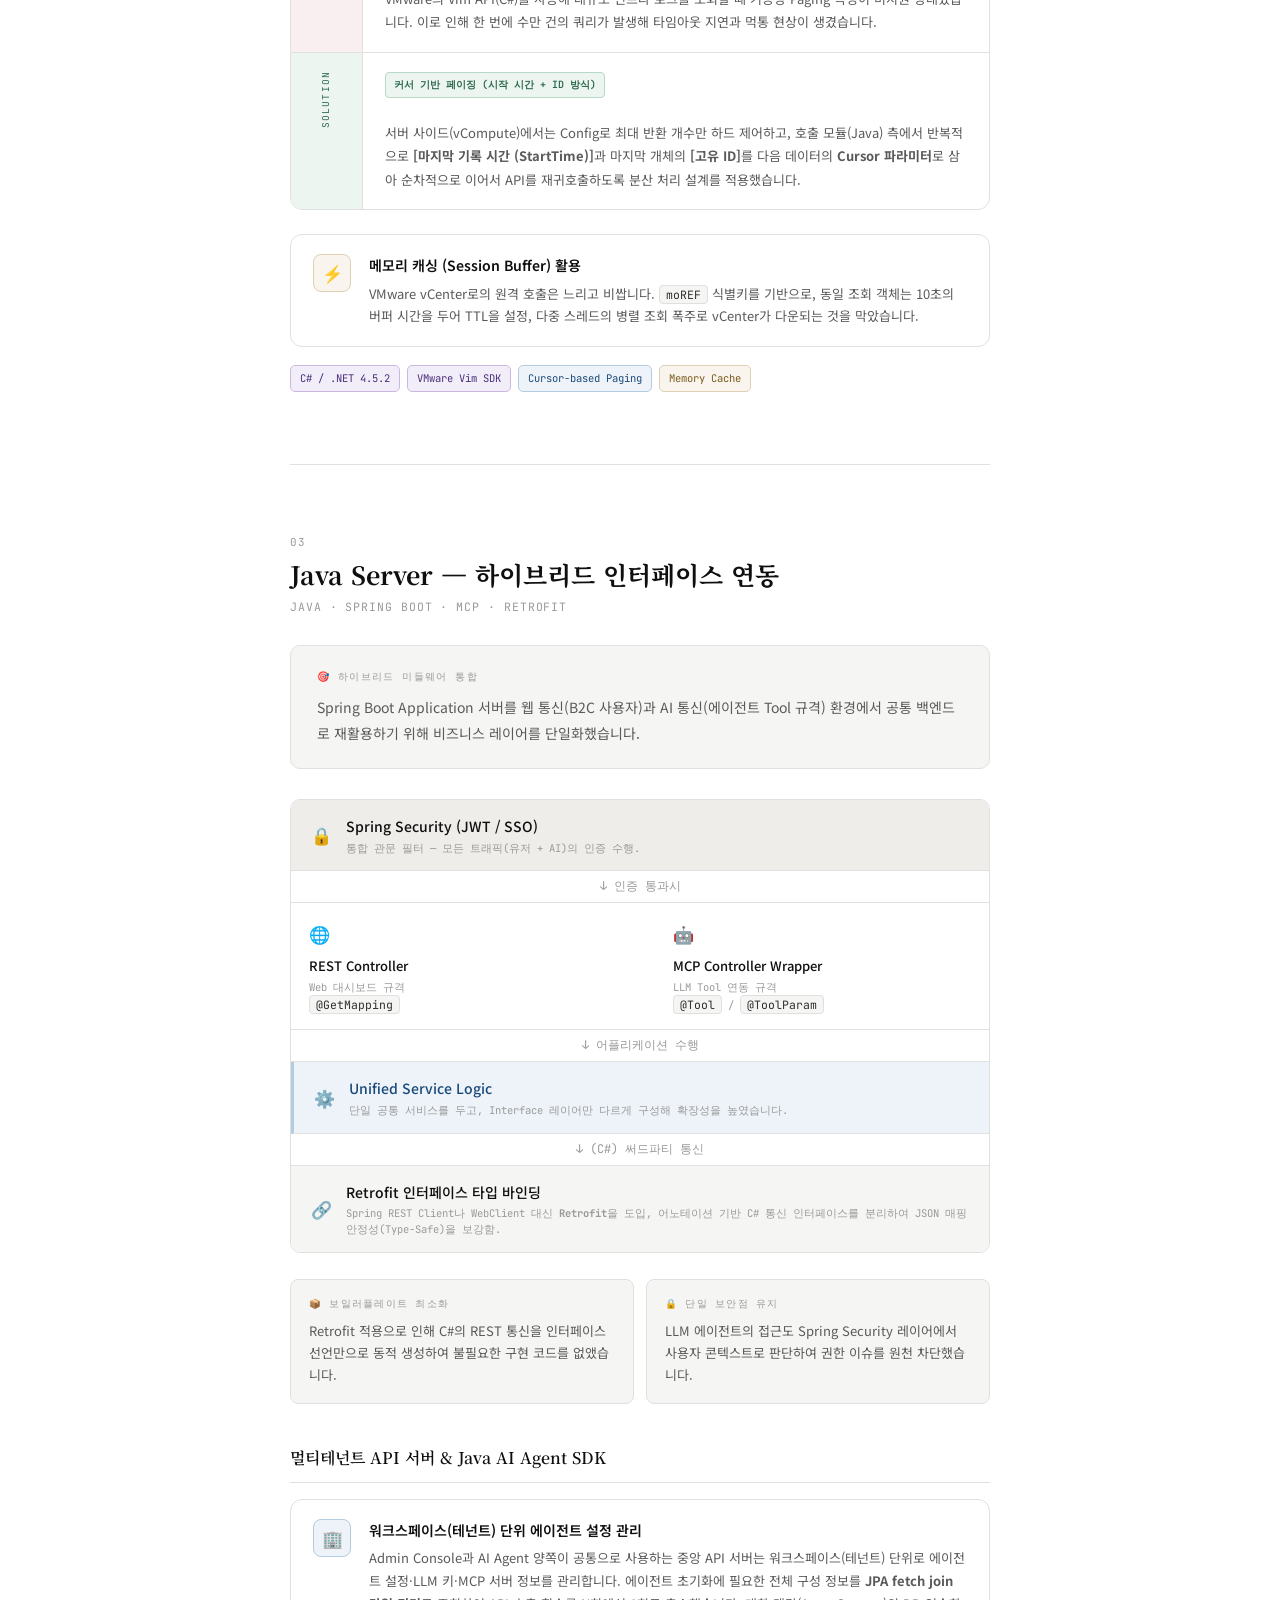
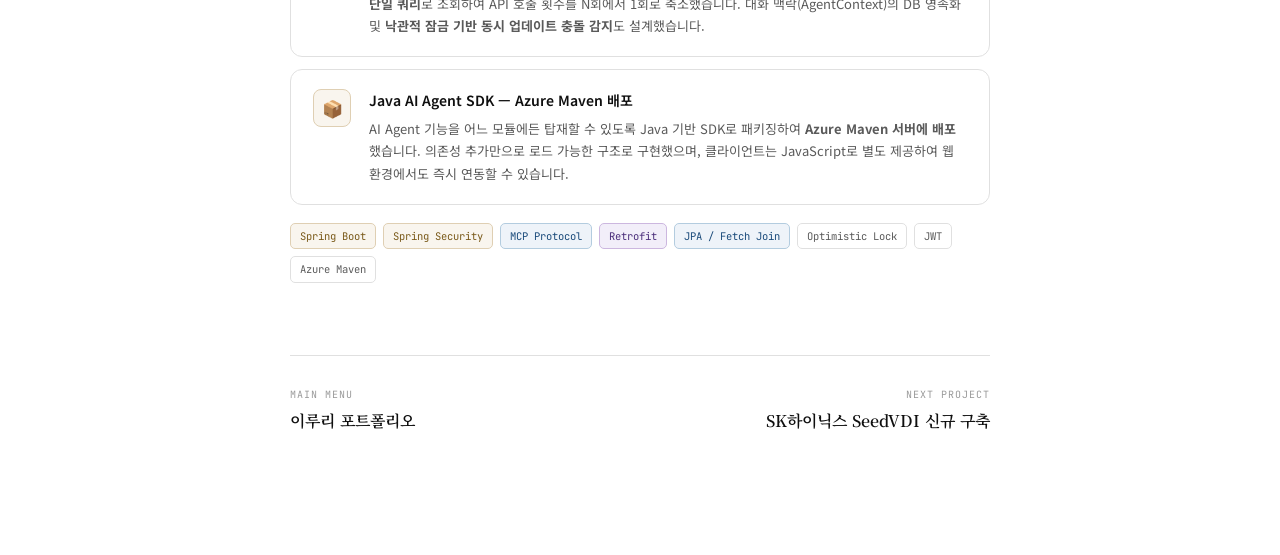
<file: project-01-vdi-ai.html>
<!DOCTYPE html>
<html lang="ko">

<head>
  <meta charset="UTF-8">
  <meta name="viewport" content="width=device-width, initial-scale=1.0">
  <title>VDI AI 통합 솔루션</title>
  <link rel="preconnect" href="https://fonts.googleapis.com">
  <link rel="preconnect" href="https://fonts.gstatic.com" crossorigin>
  <link
    href="https://fonts.googleapis.com/css2?family=Noto+Serif+KR:wght@300;400;500;600;700&family=Noto+Sans+KR:wght@300;400;500&family=JetBrains+Mono:wght@400;500;600&display=swap"
    rel="stylesheet">
  <link rel="stylesheet" href="assets/css/global.css">
  <style>
    /* 아키텍처 다이어그램 스타일 (Project 01 Overview 용) 복원 */
    .arch-wrap {
      border: 1px solid var(--rule);
      border-radius: 12px;
      overflow: hidden;
      margin-bottom: 28px;
    }
    .arch-top-bar {
      background: var(--surface-2);
      border-bottom: 1px solid var(--rule);
      padding: 10px 18px;
      font-family: 'JetBrains Mono', monospace;
      font-size: 10px;
      color: var(--ink-4);
      letter-spacing: 0.1em;
      text-transform: uppercase;
    }
    .arch-diagram {
      padding: 28px 24px 24px;
      background: var(--white);
      display: flex;
      flex-direction: column;
      align-items: center;
      gap: 0;
    }
    .arch-node {
      border: 1px solid var(--rule);
      border-radius: 9px;
      padding: 11px 20px;
      text-align: center;
      background: var(--white);
      min-width: 180px;
    }
    .arch-node .n-label {
      font-family: 'JetBrains Mono', monospace;
      font-size: 9.5px;
      text-transform: uppercase;
      letter-spacing: 0.1em;
      color: var(--ink-4);
      margin-bottom: 4px;
    }
    .arch-node .n-name {
      font-size: 13px;
      font-weight: 500;
      color: var(--ink-2);
    }
    .arch-node.blue { background: var(--blue-bg); border-color: var(--blue-border); }
    .arch-node.amber { background: var(--amber-bg); border-color: var(--amber-border); }
    .arch-node.green { background: var(--green-bg); border-color: var(--green-border); }
    .arch-node.violet { background: var(--violet-bg); border-color: var(--violet-border); }
    .arch-node.blue .n-name { color: var(--blue); }
    .arch-node.amber .n-name { color: var(--amber); }
    .arch-node.green .n-name { color: var(--green); }
    .arch-node.violet .n-name { color: var(--violet); }
    .arch-conn {
      display: flex;
      flex-direction: column;
      align-items: center;
      gap: 1px;
      margin: 4px 0;
    }
    .arch-conn .proto {
      font-family: 'JetBrains Mono', monospace;
      font-size: 9.5px;
      letter-spacing: 0.1em;
      text-transform: uppercase;
      color: var(--ink-4);
      background: var(--white);
      padding: 0 6px;
      position: relative;
      z-index: 1;
    }
    .arch-conn .arrow { font-size: 13px; color: var(--rule); }
    .arch-branch {
      display: flex;
      align-items: flex-start;
      justify-content: center;
      gap: 20px;
      width: 100%;
    }
    .arch-branch-item {
      display: flex;
      flex-direction: column;
      align-items: center;
      gap: 4px;
      flex: 1;
      max-width: 220px;
    }
    .proto-badge {
      font-family: 'JetBrains Mono', monospace;
      font-size: 9.5px;
      text-transform: uppercase;
      letter-spacing: 0.1em;
      padding: 3px 9px;
      border-radius: 4px;
      border: 1px solid;
    }
    .proto-badge.green { color: var(--green); border-color: var(--green-border); background: var(--green-bg); }
    .proto-badge.violet { color: var(--violet); border-color: var(--violet-border); background: var(--violet-bg); }
    .arch-branch-divider {
      width: 1px;
      background: var(--rule);
      height: 80px;
      align-self: center;
    }
    .arch-note {
      border-top: 1px solid var(--rule);
      padding: 16px 24px;
      background: var(--surface);
      font-size: 13px;
      color: var(--ink-3);
      line-height: 1.75;
    }

    /* LLM 목록 스타일 유지 */
    .llm-grid {
      display: flex;
      flex-wrap: wrap;
      gap: 8px;
      margin: 16px 0;
    }
    .llm-chip {
      font-family: 'JetBrains Mono', monospace;
      font-size: 10.5px;
      padding: 5px 12px;
      border-radius: 20px;
      border: 1px solid var(--rule);
      background: var(--surface);
      color: var(--ink-3);
    }
    .llm-chip.highlight {
      background: var(--blue-bg);
      border-color: var(--blue-border);
      color: var(--blue);
    }

    /* Layer Stack (Java API) 유지 */
    .layer-stack {
      border: 1px solid var(--rule);
      border-radius: 10px;
      overflow: hidden;
      margin-bottom: 24px;
    }
    .layer-row {
      padding: 14px 20px;
      display: flex;
      align-items: center;
      gap: 14px;
      border-bottom: 1px solid var(--rule);
    }
    .layer-row:last-child { border-bottom: none; }
    .layer-row.security { background: var(--surface-2); }
    .layer-row.iface { background: var(--white); }
    .layer-row.service { background: var(--blue-bg); border-left: 3px solid var(--blue-border); }
    .layer-row.server { background: var(--surface); }
    .layer-icon { font-size: 17px; flex-shrink: 0; }
    .layer-name { font-weight: 500; font-size: 14px; color: var(--ink); margin-bottom: 2px; }
    .layer-detail { font-family: 'JetBrains Mono', monospace; font-size: 10.5px; color: var(--ink-4); line-height: 1.5; }
    .layer-arrow { text-align: center; padding: 5px; font-family: 'JetBrains Mono', monospace; font-size: 12px; color: var(--ink-4); background: var(--white); border-bottom: 1px solid var(--rule); }

    /* Footer Pagination */
    .project-nav-footer {
      border-top: 1px solid var(--rule);
      display: flex;
      justify-content: space-between;
      align-items: center;
      padding-top: 30px;
      margin-top: 60px;
    }
    .project-nav-link {
      display: flex;
      flex-direction: column;
      gap: 4px;
    }
    .project-nav-link.next { text-align: right; align-items: flex-end; }
    .nav-label { font-family: 'JetBrains Mono', monospace; font-size: 10px; color: var(--ink-4); text-transform: uppercase; letter-spacing: 0.1em; }
    .nav-title { font-family: 'Noto Serif KR', serif; font-size: 16px; font-weight: 600; color: var(--ink); transition: color 0.2s; }
    .project-nav-link:hover .nav-title { color: var(--blue); }

    @media (max-width: 620px) {
      .page { padding: 0 24px 80px; }
      .site-nav { padding: 16px 24px; flex-direction: column; gap: 12px; align-items: flex-start; }
      .nav-links { flex-wrap: wrap; gap: 12px; }
    }

    @media print {
      .site-nav, .project-nav-footer { display: none !important; }
      .page { padding: 0 !important; margin: 0 !important; }
      .section { page-break-inside: avoid; }
      .card, .ps-box, .arch-wrap, .purpose-box { page-break-inside: avoid; }
      body { -webkit-print-color-adjust: exact; print-color-adjust: exact; }
    }
  </style>
</head>

<body>
  <!-- 상단 네비게이션바 (Sticky) -->
  <nav class="site-nav">
    <a href="portfolio_combined.html">← Back to Overview</a>
    <div class="nav-links">
      <a href="#overview">Overview</a>
      <a href="#ai-agent">AI Agent</a>
      <a href="#multi-agent">Multi-Agent</a>
      <a href="#vcompute">vCompute</a>
      <a href="#api-server">API Server</a>
    </div>
  </nav>

  <div class="page">
    
    <!-- ══ HEADER ══ -->
    <header class="site-header fade-up">

      <h1>VDI AI 통합 솔루션</h1>
      <p class="subtitle">
        가상 데스크톱 인프라(VDI) 환경에서 사용자와 관리자가 AI를 통해 자원을 자동 관리하고 장애 및 상태를 진단할 수 있는 통합 솔루션입니다.
        기획과 기본 설계를 바탕으로 최신 기술 문서를 분석하여 Python AI Agent의 상세 로직을 구체화하여 구현하였으며, 
        C# 기반의 vCenter 리소스 수집 엔진과 Java 기반의 통합 API 서버 개발을 전담했습니다.
      </p>
      <div>
        <span class="role-chip primary">AI Agent (Python)</span>
        <span class="role-chip primary">vCompute (C#)</span>
        <span class="role-chip primary">API Server (Java)</span>
        <span class="role-chip">Multi-Agent</span>
        <span class="role-chip">LangGraph</span>
        <span class="role-chip">Spring Boot</span>
        <span class="role-chip">FastAPI</span>
      </div>
    </header>

    <!-- ══ OVERVIEW / ARCHITECTURE ══ -->
    <section id="overview" class="section fade-up">
      <div class="section-number">00</div>
      <h2 class="section-title">시스템 아키텍처 개요</h2>
      <div class="section-sub">SYSTEM ARCHITECTURE · FLOW</div>

      <div class="arch-wrap">
        <div class="arch-top-bar" style="display:flex;justify-content:space-between;align-items:center;">
          <span>VDI AI Agent — Overall System Architecture</span>
          <span style="font-size:9.5px;color:var(--ink-4);">🔐 Keycloak SSO — 전체 서버 공통 인증</span>
        </div>
        <div class="arch-diagram">

          <!-- Layer 1: Admin Console -->
          <div class="arch-node blue" style="min-width:260px;padding:14px 22px;">
            <div class="n-label">Platform · Admin Console</div>
            <div class="n-name">🖥 AI Agent Admin Console<br>
              <span style="font-size:11px;color:var(--blue);">React + Node.js · Java / Spring · Tomcat</span>
            </div>
          </div>
          <div class="arch-conn">
            <div class="arrow">↕</div>
            <div class="proto">SDK + WebSocket (대화 고유 ID)</div>
          </div>

          <!-- Layer 2: AI Agent Server -->
          <div class="arch-node green" style="min-width:280px;padding:14px 22px;">
            <div class="n-label">AI Layer · Python Agent Server</div>
            <div class="n-name">🐍 LangChain <code style="font-size:11px;color:var(--green);">create_agent</code> · ReAct<br>
              <span style="font-size:11px;color:var(--green);">Main Agent (Orchestrator) + Sub-Agents (툴 바인딩)</span>
            </div>
          </div>

          <!-- branch from Agent Server -->
          <div style="display:flex;justify-content:center;width:100%;margin:0;">
            <div style="height:16px;width:1px;background:var(--rule);"></div>
          </div>
          <div style="display:flex;width:100%;max-width:500px;position:relative;margin-bottom:0;">
            <div style="position:absolute;top:0;left:50%;width:200px;height:1px;background:var(--rule);transform:translateX(-100%);"></div>
            <div style="position:absolute;top:0;left:50%;width:200px;height:1px;background:var(--rule);"></div>
          </div>

          <div class="arch-branch" style="margin-top:0;width:100%;max-width:520px;">
            <!-- MCP SSE left -->
            <div class="arch-branch-item">
              <div style="height:20px;width:1px;background:var(--rule);"></div>
              <div class="proto-badge amber">External MCP (SSE)</div>
              <div style="height:8px;width:1px;background:var(--rule);"></div>
              <div class="arch-node amber" style="width:100%;">
                <div class="n-label">MCP Data Server</div>
                <div class="n-name">☕ Java / Spring AI MCP<br>
                  <span style="font-size:11px;color:var(--amber);">VDI·vCenter 데이터 제공 (SSE)</span>
                </div>
              </div>
              <div style="height:10px;width:1px;background:var(--rule);"></div>
              <div class="arch-node violet" style="width:100%;">
                <div class="n-label">Infra Engine</div>
                <div class="n-name">⚙️ C# vCompute<br>
                  <span style="font-size:11px;color:var(--violet);">VMware vCenter SDK 수집</span>
                </div>
              </div>
            </div>

            <div class="arch-branch-divider" style="height:120px;"></div>

            <!-- REST API right -->
            <div class="arch-branch-item">
              <div style="height:20px;width:1px;background:var(--rule);"></div>
              <div class="proto-badge blue">REST API</div>
              <div style="height:8px;width:1px;background:var(--rule);"></div>
              <div class="arch-node blue" style="width:100%;">
                <div class="n-label">Business API Server</div>
                <div class="n-name">☕ Java / Spring Boot<br>
                  <span style="font-size:11px;color:var(--blue);">통합 API · Business Logic</span>
                </div>
              </div>
            </div>
          </div>
        </div>
        <div class="arch-note">
          <strong>아키텍처 요약:</strong>
          <strong>AI Agent Admin Console</strong>에서 VDI Agent를 설정·저장(DB)하면,
          <code>SDK + WebSocket</code>으로 Python AI Agent 서버와 연결됩니다.
          Agent는 LangChain <code>create_agent</code>(ReAct) 기반이며,
          <strong>Main Agent(오케스트레이터)</strong>가 독립 에이전트인 <strong>Sub-Agent들을 Tool로 바인딩</strong>한 Multi-Agent 구조로 동작합니다.
          VDI·vCenter 데이터는 <strong>외부 MCP 서버(Java/Spring AI, SSE)</strong>가 제공하며,
          해당 서버에 C# vCompute가 수집한 인프라 데이터를 공급합니다.
          <code>Keycloak SSO</code>가 모든 서버에 공통 인증을 적용합니다.
        </div>
      </div>
    </section>

    <hr class="rule">

    <!-- ══ SECTION 01: PYTHON AI AGENT ══ -->
    <section id="ai-agent" class="section fade-up">
      <div class="section-number">01</div>
      <h2 class="section-title">AI Agent — 지능형 자원 관리 시스템 구축</h2>
      <div class="section-sub">PYTHON · LANGCHAIN · CONTEXT MANAGEMENT</div>

      <div class="purpose-box">
        <div class="box-eyebrow">🎯 설계 핵심</div>
        <p>AI Agent Admin Console 플랫폼 위에서 VDI 도메인 특화 에이전트를 구축했습니다.
          LangChain <code>create_agent</code>(ReAct)로 에이전트를 구성하며,
          <strong>Main Agent(오케스트레이터)</strong>가 독립 에이전트인 <strong>Sub-Agent들을 Tool로 바인딩</strong>하는
          Multi-Agent 구조를 채택했습니다. LangChain이 각 LLM ChatModel을 감싸는 래퍼를 통해
          <strong>병렬 Tool 호출</strong>을 Config 하나로 제어하고,
          장기 대화의 Context Window 한계를 <strong>모델별 컨텍스트 레지스트리</strong> 및
          <strong>Auto-Compact (이력 자동 압축)</strong>으로 극복했습니다.</p>
      </div>

      <!-- Multi-Agent 구조 -->
      <div id="multi-agent" class="subsection-title">1-0. Multi-Agent 아키텍처 — Main(오케스트레이터) + Sub-Agents</div>

      <div class="card">
        <div class="card-icon green">🤖</div>
        <div>
          <div class="card-title">독립 에이전트를 Tool로 바인딩하는 Multi-Agent 구조</div>
          <div class="card-desc">
            Admin Console에서 에이전트를 생성할 때 <code>type: main</code> 또는 <code>type: sub</code>를 설정합니다.
            Sub-Agent는 Main과 동일한 독립 에이전트이며, 단지 <strong>Main Agent의 Tool 목록에 바인딩</strong>되어
            LangChain ReAct 루프 안에서 호출됩니다.<br><br>
            VDI AI 에이전트는 <strong>Main(VDI 오케스트레이터)</strong>이 사용자 의도를 파악하고,
            VM 상태 분석·자원 보고서·인프라 진단·향후 조치 등을 담당하는
            <strong>Sub-Agent들에게 위임</strong>하는 방식으로 역할을 분산했습니다.
          </div>
        </div>
      </div>

      <div class="ps-box" style="margin-top:12px;">
        <div class="ps-row problem">
          <div class="ps-side"><div class="ps-side-label">Why</div></div>
          <div class="ps-content">
            <span class="badge">단일 Agent의 컨텍스트·역할 과부하</span><br><br>
            VDI 관련 요청은 <em>자원 조회, 장애 진단, 보고서 생성, 인프라 조치</em> 등 성격이 다른 태스크가 혼재합니다.
            단일 Agent에 모든 Tool과 지시를 넣으면 컨텍스트가 폭증하고 LLM의 선택 정밀도가 저하됩니다.
          </div>
        </div>
        <hr class="ps-divider">
        <div class="ps-row solution">
          <div class="ps-side"><div class="ps-side-label">Solution</div></div>
          <div class="ps-content">
            <span class="badge solved">역할별 Sub-Agent 분리 → Tool 바인딩</span><br><br>
            도메인별로 독립 Sub-Agent를 별도 생성하고 Main Agent의 Tool로 등록했습니다.
            Main은 사용자 의도만 파악해 적절한 Sub-Agent를 호출하고,
            Sub-Agent는 자신의 역할에 특화된 Tool과 시스템 프롬프트로 깊이 있는 처리를 수행합니다.
            각 Sub-Agent도 Admin Console에서 독립적으로 관리·버전 관리됩니다.
          </div>
        </div>
      </div>

      <!-- 1-1. 병렬 처리 구조 -->
      <div class="subsection-title">1-1. LangChain ChatModel 래퍼의 병렬 Tool 호출 파라미터 제어</div>
      
      <div class="card">
        <div class="card-icon blue">⚡</div>
        <div>
          <div class="card-title">LangChain ChatModel 래퍼 기반 병렬 호출 제어</div>
          <div class="card-desc">
            LangChain은 GPT·Claude 등 각 LLM 공급사의 API를 <code>ChatOpenAI</code>, <code>ChatAnthropic</code> 등의 ChatModel 클래스로 감쌉니다.
            이 래퍼는 모델이 지원하는 경우 <strong>병렬 Tool 호출</strong> 파라미터를 직접 노출합니다 —
            하나의 LLM 추론 패스에서 여러 Tool을 동시에 호출하는 방식입니다.
            이를 Config 값으로 제어해 <strong>직렬(Serial) ↔ 병렬(Parallel)</strong> 호출 모드를 전환할 수 있도록 구현했습니다.
          </div>
        </div>
      </div>

      <div class="ps-box" style="margin-top: 16px;">
        <div class="ps-row problem">
          <div class="ps-side">
            <div class="ps-side-label">Problem</div>
          </div>
          <div class="ps-content">
            <span class="badge">LLM 공급사별 상이한 파라미터 규격</span><br><br>
            병렬 호출 파라미터 명칭이 모델마다 달랐습니다.
            GPT 계열 ChatModel은 <code>parallel_tool_calls=True</code>,
            Claude 계열은 반전 논리인 <code>disable_parallel_tool_use=False</code> 구조를 사용합니다.
            공급사가 바뀔 때마다 호출부 코드를 수정해야 하는 문제가 있었습니다.
          </div>
        </div>
        <hr class="ps-divider">
        <div class="ps-row solution">
          <div class="ps-side">
            <div class="ps-side-label">Solution</div>
          </div>
          <div class="ps-content">
            <span class="badge solved">Model Factory 패턴으로 파라미터 추상화</span><br><br>
            <code>model_factory.py</code>에서 LangChain ChatModel 인스턴스를 생성할 때,
            환경 변수 <code>PARALLEL_TOOL_CALLS</code> 하나만 읽어 공급사별 실제 파라미터명으로 자동 매핑합니다.
            호출부는 모델 공급사에 무관하게 동일한 Config 값으로 직렬·병렬 모드를 제어할 수 있습니다.
          </div>
        </div>
      </div>

      <!-- 직렬 vs 병렬 효과 -->
      <div class="card" style="margin-top:16px; border-left: 3px solid var(--blue-border); background: var(--blue-bg);">
        <div class="card-icon blue">📊</div>
        <div>
          <div class="card-title">직렬(Serial) vs 병렬(Parallel) — 호출 방식 비교 및 효과</div>
          <div class="card-desc">
            <strong>직렬 호출(Serial):</strong> LLM이 Tool A 결과 반환 → Tool B 호출 → Tool C 호출 순으로 각 Tool 결과를 받은 뒤 다음 Tool을 선택합니다.
            독립적인 작업(VM 조회 + DB 쿼리 + 상태 진단)도 반드시 순서대로 실행되어 총 대기 시간이 N배 누적됩니다.<br><br>
            <strong>병렬 호출(Parallel):</strong> LLM이 단일 추론 패스(Single Inference Pass)에서 독립적인 Tool 여러 개를 동시에 호출 목록으로 묶어 emit합니다.
            모든 Tool 결과가 수집된 뒤 한 번에 LLM에 반환되므로, <strong>N개 Tool의 총 대기 시간이 가장 느린 Tool 1개의 응답 시간 수준으로 단축</strong>됩니다.<br><br>
            <span class="badge solved">적용 효과</span>&nbsp;
            VM 상태 조회·자원 통계·로그 수집 3개 Tool을 동시 호출하는 시나리오에서,
            직렬 대비 체감 응답 속도가 <strong>약 2~3배 단축</strong>되었으며,
            사용자 화면에 AI 결과가 표시되기까지의 대기 시간이 대폭 감소했습니다.
          </div>
        </div>
      </div>

      <!-- 1-2. Auto-Compact -->
      <div class="subsection-title">1-2. 장기 대화 지속을 위한 Auto-Compact (히스토리 자동 압축)</div>

      <div class="card" style="margin-bottom: 24px;">
        <div class="card-icon green">📦</div>
        <div>
          <div class="card-title">설계 의도: 토큰 비용 절감 및 환각 차단</div>
          <div class="card-desc">대화가 길어질수록 모델 비용이 폭증하고, 허용 토큰 초과 시 에러가 발생하는 문제를 해결하기 위한 자체 압축 파이프라인.</div>
        </div>
      </div>

      <div class="timeline">
        <div class="tl-item active">
          <div class="tl-dot"></div>
          <div class="phase">Phase 1 / Monitor</div>
          <div class="tl-title">4단계 독립 영역 관측 (Observer Pattern)</div>
          <div class="tl-desc">하나의 컨텍스트를 <strong>[시스템 프롬프트, 도구 스키마, 이전 대화 이력, 현재 요청]</strong>의 네 가지 섹터로 분리해 토큰 소모량을 개별 모니터링하며, 합산 사용량이 임계치(Threshold)에 도달하는지 관측·로깅합니다.</div>
        </div>
        <div class="tl-item warning">
          <div class="tl-dot"></div>
          <div class="phase">Phase 2 / Compactor</div>
          <div class="tl-title">LLM 기반 요약 압축 (단일 Summary 본 생성)</div>
          <div class="tl-desc">설정된 최근 대화 수(`MIN_PRESERVE_TURNS`)는 원본으로 남겨두고 나머지를 LLM을 통해 하나의 짧은 요약(Summary) 버퍼로 묶습니다. 첫 압축(`FULL`) 이후로는 기존 요약과 추가된 기록을 누적(`PARTIAL`)하여 하나의 짧은 스냅샷 텍스트로 보존합니다.</div>
        </div>
        <div class="tl-item accent">
          <div class="tl-dot"></div>
          <div class="phase">Fallback Strategy</div>
          <div class="tl-title">LLM 장애 시 FIFO 트리밍 방어</div>
          <div class="tl-desc">LLM 서버 오류로 압축이 실패하더라도 서비스가 멈추지 않도록, 오래된 대화를 하나씩 폐기하는 선입선출(FIFO) 트리밍 기법이 자동 트리거되도록 예외 처리 시스템인 <strong>Fallback</strong> 방어로직을 짰습니다.</div>
        </div>
      </div>

      <!-- 1-3. 모델별 Context 제한 (Registry) -->
      <div class="subsection-title">1-3. 안전 마진 기반의 컨텍스트 차단 시스템</div>

      <div class="card">
        <div class="card-icon violet">🛡</div>
        <div>
          <div class="card-title">Model Context Registry 구현</div>
          <div class="card-desc">
            LLM 모델 및 엔진별로 모두 제각각인 <code>max_input_tokens</code> 규격을 하드코딩한 Registry를 구성했습니다. 이를 바탕으로 `전체 Input 한계` - `초기 할당 Output 한계` 계산 식을 거쳐 최종 사용 가능한 <strong>안전 버퍼 토큰(Usable Input Tokens)</strong>을 산출합니다.
            LLM API 호출 직전 계산된 입력 양이 이 버퍼를 초과하면 사전(Pre-flight) 단계에서 차단하여 API 에러 비용을 없앴습니다.
          </div>
        </div>
      </div>

      <div class="tag-row" style="margin-bottom: 40px;">
        <span class="tag green">Python</span>
        <span class="tag green">FastAPI</span>
        <span class="tag blue">LangGraph</span>
        <span class="tag blue">LangChain</span>
        <span class="tag violet">LLM Abstraction</span>
        <span class="tag amber">Auto-Compact</span>
        <span class="tag">Parallel Tool Calling</span>
      </div>

      <div class="subsection-title">1-4. Sub-Instruction Tool — 컨텍스트 선택적 로드</div>

      <div class="card">
        <div class="card-icon green">📋</div>
        <div>
          <div class="card-title">필요한 지침만 그때그때 검색·로드</div>
          <div class="card-desc">
            에이전트의 지침이 방대해질수록 모든 내용을 시스템 프롬프트에 상시 포함하면 매 요청마다 토큰 낭비가 발생합니다.
            이를 해결하기 위해 <strong>에이전트가 필요한 시점에만 Sub-Instruction을 검색·로드</strong>할 수 있는 별도 Tool을 개발했습니다.
            전체 지침을 컨텍스트에 상시 포함하지 않는 선택적 로드 방식으로, Tool Search와 함께 컨텍스트 효율성을 이중으로 확보합니다.
          </div>
        </div>
      </div>

      <div class="tag-row">
        <span class="tag green">Python</span>
        <span class="tag blue">LangChain Tool</span>
        <span class="tag amber">Context Optimization</span>
      </div>

    </section>

    <hr class="rule">



    <!-- ══ SECTION 02: vCOMPUTE ══ -->
    <section id="vcompute" class="section fade-up">
      <div class="section-number">02</div>
      <h2 class="section-title">vCompute — C# 기반 vCenter Event 엔진</h2>
      <div class="section-sub">C# · .NET SDK · CURSOR-BASED PAGINATION</div>

      <div class="ps-box">
        <div class="ps-row problem">
          <div class="ps-side">
            <div class="ps-side-label">Problem</div>
          </div>
          <div class="ps-content">
            <span class="badge">SDK 페이징 부재로 인한 먹통 이슈</span><br><br>
            VMware의 Vim API(C#)를 사용해 대규모 인프라 로그를 조회할 때 기능상 Paging 속성이 미지원 상태였습니다. 이로 인해 한 번에 수만 건의 쿼리가 발생해 타임아웃 지연과 먹통 현상이 생겼습니다.
          </div>
        </div>
        <hr class="ps-divider">
        <div class="ps-row solution">
          <div class="ps-side">
            <div class="ps-side-label">Solution</div>
          </div>
          <div class="ps-content">
            <span class="badge solved">커서 기반 페이징 (시작 시간 + ID 방식)</span><br><br>
            서버 사이드(vCompute)에서는 Config로 최대 반환 개수만 하드 제어하고, 호출 모듈(Java) 측에서 반복적으로 <strong>[마지막 기록 시간 (StartTime)]</strong>과 마지막 개체의 <strong>[고유 ID]</strong>를 다음 데이터의 <strong>Cursor 파라미터</strong>로 삼아 순차적으로 이어서 API를 재귀호출하도록 분산 처리 설계를 적용했습니다.
          </div>
        </div>
      </div>

      <div class="card" style="margin-top: 24px;">
        <div class="card-icon amber">⚡</div>
        <div>
          <div class="card-title">메모리 캐싱 (Session Buffer) 활용</div>
          <div class="card-desc">VMware vCenter로의 원격 호출은 느리고 비쌉니다. <code>moREF</code> 식별키를 기반으로, 동일 조회 객체는 10초의 버퍼 시간을 두어 TTL을 설정, 다중 스레드의 병렬 조회 폭주로 vCenter가 다운되는 것을 막았습니다.</div>
        </div>
      </div>

      <div class="tag-row">
        <span class="tag violet">C# / .NET 4.5.2</span>
        <span class="tag violet">VMware Vim SDK</span>
        <span class="tag blue">Cursor-based Paging</span>
        <span class="tag amber">Memory Cache</span>
      </div>
    </section>

    <hr class="rule">

    <!-- ══ SECTION 03: JAVA API SERVER ══ -->
    <section id="api-server" class="section fade-up">
      <div class="section-number">03</div>
      <h2 class="section-title">Java Server — 하이브리드 인터페이스 연동</h2>
      <div class="section-sub">JAVA · SPRING BOOT · MCP · RETROFIT</div>

      <div class="purpose-box">
        <div class="box-eyebrow">🎯 하이브리드 미들웨어 통합</div>
        <p>Spring Boot Application 서버를 웹 통신(B2C 사용자)과 AI 통신(에이전트 Tool 규격) 환경에서 공통 백엔드로 재활용하기 위해 비즈니스 레이어를 단일화했습니다.</p>
      </div>

      <div class="layer-stack">
        <div class="layer-row security">
          <div class="layer-icon">🔒</div>
          <div>
            <div class="layer-name">Spring Security (JWT / SSO)</div>
            <div class="layer-detail">통합 관문 필터 — 모든 트래픽(유저 + AI)의 인증 수행.</div>
          </div>
        </div>
        <div class="layer-arrow">↓ 인증 통과시</div>
        <div class="layer-row iface" style="display:grid;grid-template-columns:1fr 1px 1fr;padding:0;">
          <div style="padding:16px 18px;">
            <div class="layer-icon" style="margin-bottom:6px;">🌐</div>
            <div class="layer-name" style="font-size:13px;">REST Controller</div>
            <div class="layer-detail">Web 대시보드 규격 <br><code>@GetMapping</code></div>
          </div>
          <div style="background:var(--rule);"></div>
          <div style="padding:16px 18px;">
            <div class="layer-icon" style="margin-bottom:6px;">🤖</div>
            <div class="layer-name" style="font-size:13px;">MCP Controller Wrapper</div>
            <div class="layer-detail">LLM Tool 연동 규격 <br><code>@Tool</code> / <code>@ToolParam</code></div>
          </div>
        </div>
        <div class="layer-arrow">↓ 어플리케이션 수행</div>
        <div class="layer-row service">
          <div class="layer-icon">⚙️</div>
          <div>
            <div class="layer-name" style="color:var(--blue);">Unified Service Logic</div>
            <div class="layer-detail">단일 공통 서비스를 두고, Interface 레이어만 다르게 구성해 확장성을 높였습니다.</div>
          </div>
        </div>
        <div class="layer-arrow">↓ (C#) 써드파티 통신</div>
        <div class="layer-row server" style="border-bottom:none;">
          <div class="layer-icon">🔗</div>
          <div>
            <div class="layer-name">Retrofit 인터페이스 타입 바인딩</div>
            <div class="layer-detail">Spring REST Client나 WebClient 대신 <strong>Retrofit</strong>을 도입, 어노테이션 기반 C# 통신 인터페이스를 분리하여 JSON 매핑 안정성(Type-Safe)을 보강함.</div>
          </div>
        </div>
      </div>

      <div class="kp-grid" style="margin-bottom: 40px;">
        <div class="kp-box">
          <div class="kp-label">📦 보일러플레이트 최소화</div>
          <p>Retrofit 적용으로 인해 C#의 REST 통신을 인터페이스 선언만으로 동적 생성하여 불필요한 구현 코드를 없앴습니다.</p>
        </div>
        <div class="kp-box">
          <div class="kp-label">🔒 단일 보안점 유지</div>
          <p>LLM 에이전트의 접근도 Spring Security 레이어에서 사용자 콘텍스트로 판단하여 권한 이슈를 원천 차단했습니다.</p>
        </div>
      </div>

      <div class="subsection-title">멀티테넌트 API 서버 & Java AI Agent SDK</div>

      <div class="card">
        <div class="card-icon blue">🏢</div>
        <div>
          <div class="card-title">워크스페이스(테넌트) 단위 에이전트 설정 관리</div>
          <div class="card-desc">
            Admin Console과 AI Agent 양쪽이 공통으로 사용하는 중앙 API 서버는 워크스페이스(테넌트) 단위로 에이전트 설정·LLM 키·MCP 서버 정보를 관리합니다.
            에이전트 초기화에 필요한 전체 구성 정보를 <strong>JPA fetch join 단일 쿼리</strong>로 조회하여 API 호출 횟수를 N회에서 1회로 축소했습니다.
            대화 맥락(AgentContext)의 DB 영속화 및 <strong>낙관적 잠금 기반 동시 업데이트 충돌 감지</strong>도 설계했습니다.
          </div>
        </div>
      </div>

      <div class="card">
        <div class="card-icon amber">📦</div>
        <div>
          <div class="card-title">Java AI Agent SDK — Azure Maven 배포</div>
          <div class="card-desc">
            AI Agent 기능을 어느 모듈에든 탑재할 수 있도록 Java 기반 SDK로 패키징하여 <strong>Azure Maven 서버에 배포</strong>했습니다.
            의존성 추가만으로 로드 가능한 구조로 구현했으며, 클라이언트는 JavaScript로 별도 제공하여 웹 환경에서도 즉시 연동할 수 있습니다.
          </div>
        </div>
      </div>

      <div class="tag-row">
        <span class="tag amber">Spring Boot</span>
        <span class="tag amber">Spring Security</span>
        <span class="tag blue">MCP Protocol</span>
        <span class="tag violet">Retrofit</span>
        <span class="tag blue">JPA / Fetch Join</span>
        <span class="tag">Optimistic Lock</span>
        <span class="tag">JWT</span>
        <span class="tag">Azure Maven</span>
      </div>

    </section>

    <!-- ══ FOOTER NAV ══ -->
    <div class="project-nav-footer fade-up">
      <a href="portfolio_combined.html" class="project-nav-link prev">
        <span class="nav-label">Main Menu</span>
        <span class="nav-title">이루리 포트폴리오</span>
      </a>
      <a href="project-02-seedvdi.html" class="project-nav-link next">
        <span class="nav-label">Next Project</span>
        <span class="nav-title">SK하이닉스 SeedVDI 신규 구축</span>
      </a>
    </div>

  </div>

  <script>
    const observer = new IntersectionObserver((entries) => {
      entries.forEach((entry, i) => {
        if (entry.isIntersecting) {
          entry.target.style.animation = `fadeUp 0.6s ease ${i * 0.08}s forwards`;
          observer.unobserve(entry.target);
        }
      });
    }, { threshold: 0.1 });
    document.querySelectorAll('.fade-up').forEach(el => observer.observe(el));
  </script>
</body>
</html>
</file>
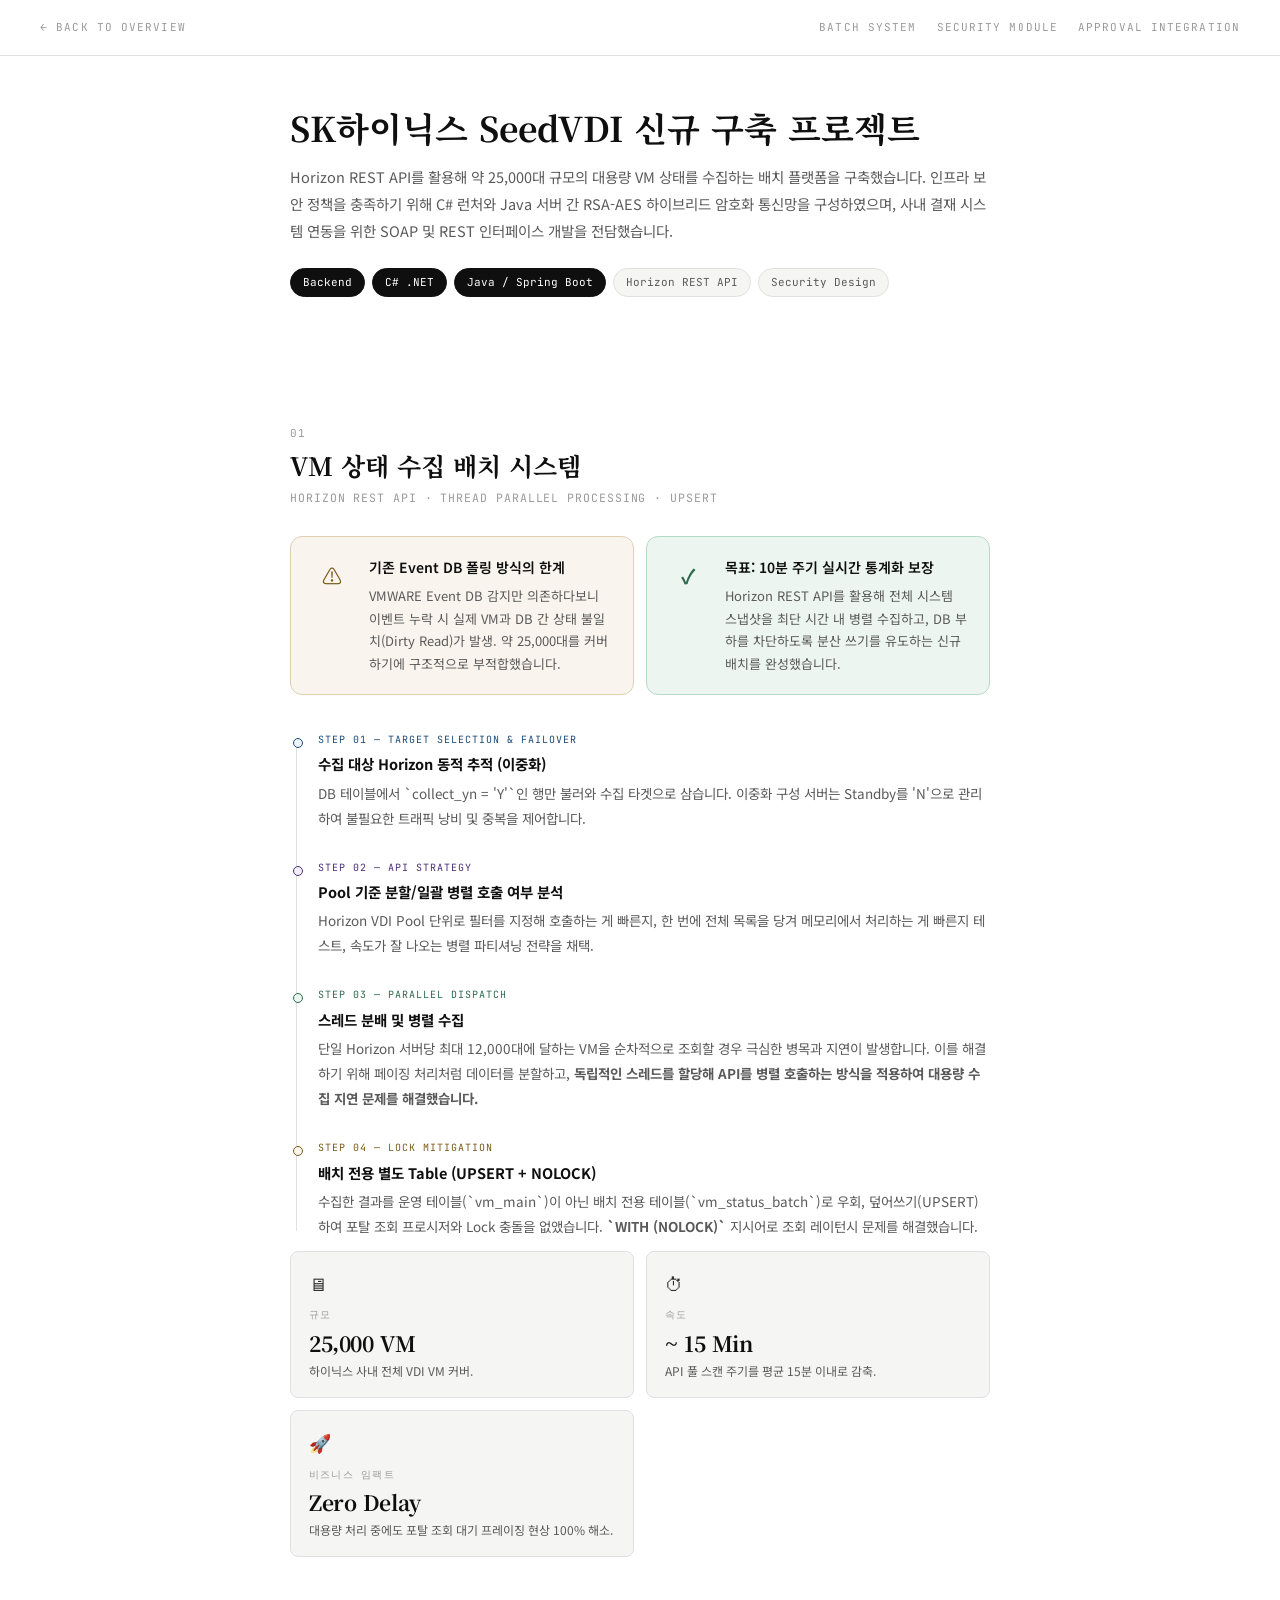
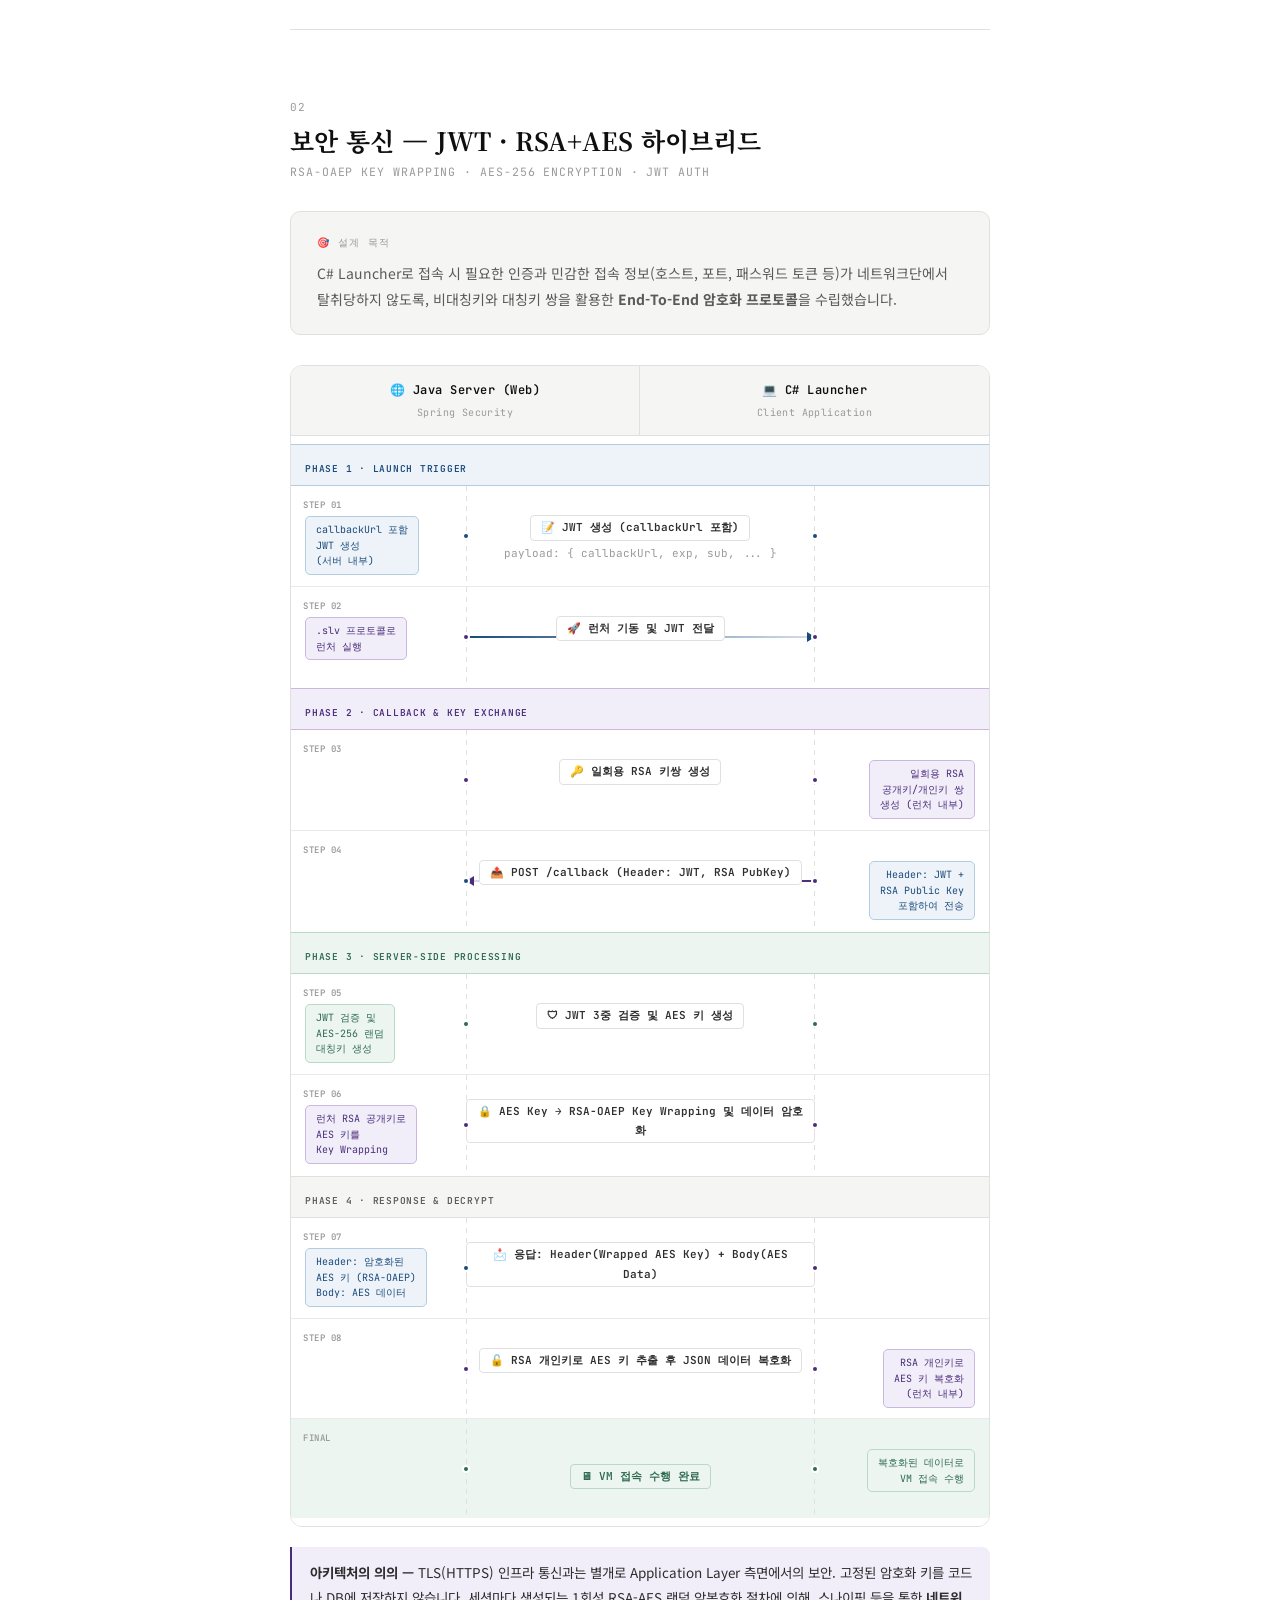
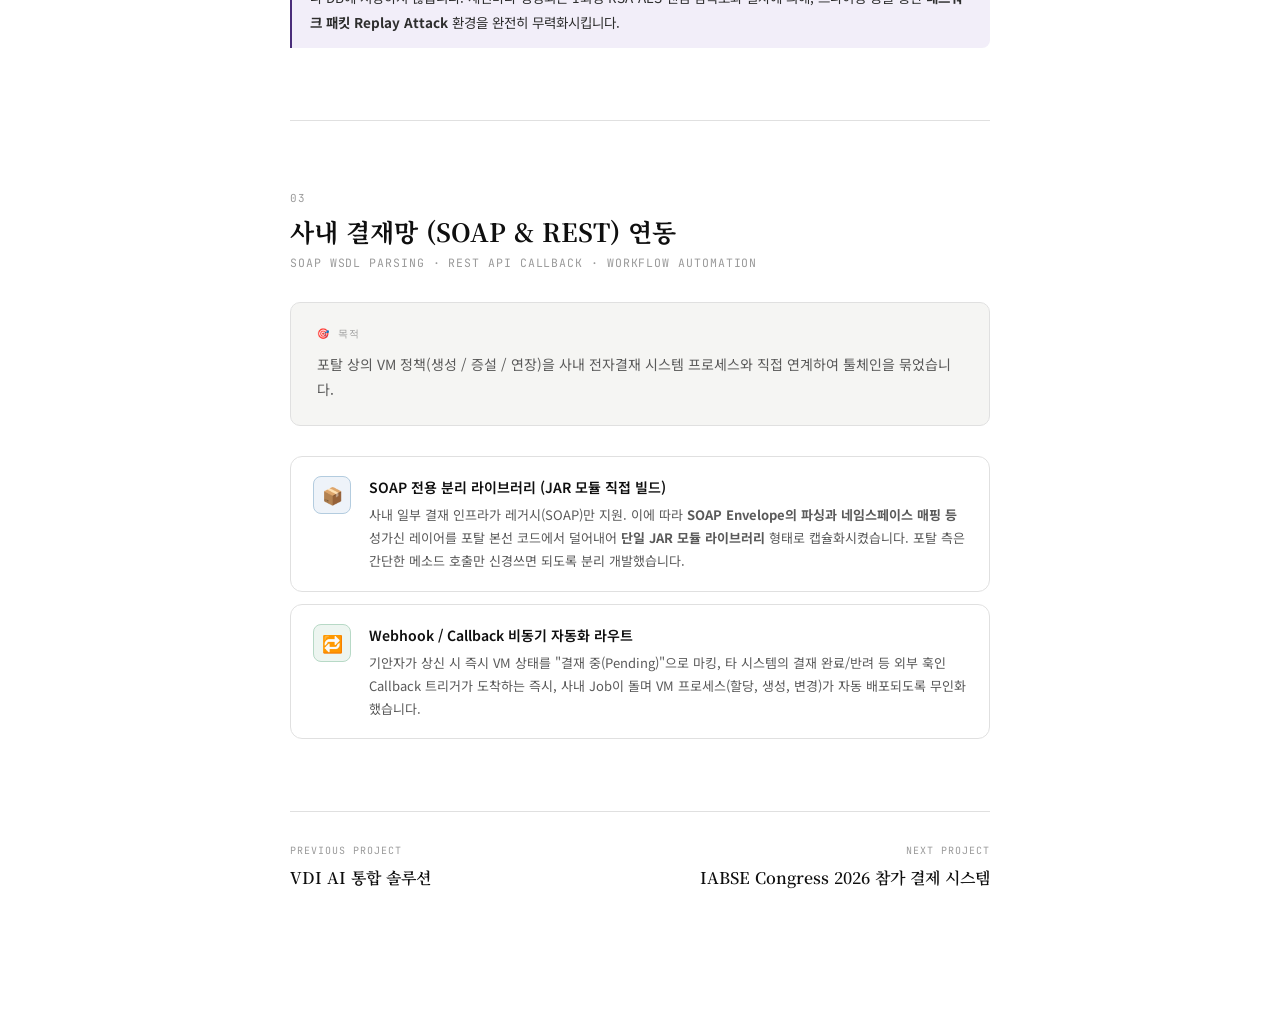
<file: project-02-seedvdi.html>
<!DOCTYPE html>
<html lang="ko">

<head>
  <meta charset="UTF-8">
  <meta name="viewport" content="width=device-width, initial-scale=1.0">
  <title>SeedVDI 구축</title>
  <link rel="preconnect" href="https://fonts.googleapis.com">
  <link rel="preconnect" href="https://fonts.gstatic.com" crossorigin>
  <link
    href="https://fonts.googleapis.com/css2?family=Noto+Serif+KR:wght@300;400;500;600;700&family=Noto+Sans+KR:wght@300;400;500&family=JetBrains+Mono:wght@400;500;600&display=swap"
    rel="stylesheet">
  <link rel="stylesheet" href="assets/css/global.css">
  <style>
    /* 시퀀스 다이어그램 베이스 (RSA/AES Security 용) */
    .seq-wrap {
      border: 1px solid var(--rule);
      border-radius: 12px;
      overflow: hidden;
      margin-top: 4px;
    }
    .seq-actors {
      display: grid;
      grid-template-columns: 1fr 1fr;
      background: var(--surface);
      border-bottom: 1px solid var(--rule);
    }
    .seq-actor { padding: 14px 20px; text-align: center; }
    .seq-actor:first-child { border-right: 1px solid var(--rule); }
    .seq-actor-name { font-family: 'JetBrains Mono', monospace; font-size: 12px; font-weight: 600; color: var(--ink); letter-spacing: .04em; }
    .seq-actor-sub { font-family: 'JetBrains Mono', monospace; font-size: 10px; color: var(--ink-4); margin-top: 3px; letter-spacing: .04em; }

    .seq-body { padding: 8px 0; background: var(--white); }
    .seq-row { display: grid; grid-template-columns: 1fr 1fr; position: relative; min-height: 100px; }
    .seq-row+.seq-row { border-top: 1px solid var(--rule-2); }
    
    .seq-step-num {
      position: absolute; left: 12px; top: 12px;
      font-family: 'JetBrains Mono', monospace; font-size: 9px; font-weight: 600; letter-spacing: .06em; color: var(--ink-4); text-transform: uppercase;
    }
    /* lifelines */
    .seq-row::before, .seq-row::after {
      content: ''; position: absolute; top: 0; bottom: 0; width: 1px;
      background: repeating-linear-gradient(to bottom, var(--rule) 0, var(--rule) 5px, transparent 5px, transparent 10px);
      z-index: 0;
    }
    .seq-row::before { left: 25%; }
    .seq-row::after { right: 25%; }

    /* 통신 화살표 시스템 */
    .seq-arrow-wrap {
      position: absolute; left: 25%; right: 25%; top: 50%;
      transform: translateY(-50%); display: flex; align-items: center; z-index: 2;
    }
    .seq-line { flex: 1; height: 1.5px; }
    .seq-line-r { background: linear-gradient(90deg, var(--blue), rgba(29, 78, 138, .2)); }
    .seq-line-l { background: linear-gradient(90deg, rgba(74, 56, 128, .2), var(--violet)); }
    .seq-head-r { width: 0; height: 0; border-top: 5px solid transparent; border-bottom: 5px solid transparent; border-left: 8px solid var(--blue); }
    .seq-head-l { width: 0; height: 0; border-top: 5px solid transparent; border-bottom: 5px solid transparent; border-right: 8px solid var(--violet); }

    /* 메세지 박스 */
    .seq-msg { position: absolute; left: 25%; right: 25%; top: calc(50% - 26px); text-align: center; z-index: 3; }
    .seq-msg-label {
      font-family: 'JetBrains Mono', monospace; font-size: 11px; font-weight: 600; display: inline-block;
      background: var(--white); padding: 2px 10px; border-radius: 4px; border: 1px solid var(--rule); color: var(--ink-2);
    }
    .seq-msg-sub { display: block; margin-top: 3px; font-size: 11px; color: var(--ink-4); font-family: 'JetBrains Mono', monospace; }

    /* 노드 닷 */
    .seq-dot { position: absolute; width: 8px; height: 8px; border-radius: 50%; top: 50%; transform: translate(-50%, -50%); z-index: 3; }
    .sd-l { left: 25%; }
    .sd-r { right: 25%; transform: translate(50%, -50%); }
    .sd-blue { background: var(--blue); border: 2px solid var(--white); }
    .sd-violet { background: var(--violet); border: 2px solid var(--white); }
    .sd-green { background: var(--green); border: 2px solid var(--white); }

    /* 코멘트 위젯 */
    .note-aside {
      position: absolute; z-index: 3; font-family: 'JetBrains Mono', monospace; font-size: 10px; padding: 5px 10px; border-radius: 5px; max-width: 160px; line-height: 1.55;
    }
    .na-left { left: 2%; top: 30px; text-align: left; }
    .na-right { right: 2%; top: 30px; text-align: right; }
    .na-blue { background: var(--blue-bg); color: var(--blue); border: 1px solid var(--blue-border); }
    .na-violet { background: var(--violet-bg); color: var(--violet); border: 1px solid var(--violet-border); }
    .na-green { background: var(--green-bg); color: var(--green); border: 1px solid var(--green-border); }

    /* Highlight box */
    .hl-box {
      border-left: 2.5px solid var(--ink-3);
      padding: 13px 18px;
      margin: 16px 0;
      background: var(--surface);
      border-radius: 0 8px 8px 0;
    }
    .hl-box.violet { border-color: var(--violet); background: var(--violet-bg); }
    .hl-box.green { border-color: var(--green); background: var(--green-bg); }
    .hl-box p { font-size: 13.5px; color: var(--ink-2); line-height: 1.85; }
    
    /* Footer Pagination */
    .project-nav-footer {
      border-top: 1px solid var(--rule);
      display: flex;
      justify-content: space-between;
      align-items: center;
      padding-top: 30px;
      margin-top: 60px;
    }
    .project-nav-link {
      display: flex;
      flex-direction: column;
      gap: 4px;
    }
    .project-nav-link.next { text-align: right; align-items: flex-end; }
    .nav-label { font-family: 'JetBrains Mono', monospace; font-size: 10px; color: var(--ink-4); text-transform: uppercase; letter-spacing: 0.1em; }
    .nav-title { font-family: 'Noto Serif KR', serif; font-size: 16px; font-weight: 600; color: var(--ink); transition: color 0.2s; }
    .project-nav-link:hover .nav-title { color: var(--blue); }

    @media (max-width: 620px) {
      .page { padding: 0 24px 80px; }
      .site-nav { padding: 16px 24px; flex-direction: column; gap: 12px; align-items: flex-start; }
      .nav-links { flex-wrap: wrap; gap: 12px; }
      .kp-grid { grid-template-columns: 1fr; }
      .two-col { grid-template-columns: 1fr; }
      .flow-steps { flex-direction: column; align-items: flex-start; }
      .flow-arrow { transform: rotate(90deg); margin: 3px 0; }
    }

    @media print {
      .site-nav, .project-nav-footer { display: none !important; }
      .page { padding: 0 !important; margin: 0 !important; }
      .section { page-break-inside: avoid; }
      .card, .ps-box, .seq-wrap, .purpose-box { page-break-inside: avoid; }
      body { -webkit-print-color-adjust: exact; print-color-adjust: exact; }
    }
  </style>
</head>

<body>
  <!-- 상단 네비게이션바 (Sticky) -->
  <nav class="site-nav">
    <a href="portfolio_combined.html">← Back to Overview</a>
    <div class="nav-links">
      <a href="#batch">Batch System</a>
      <a href="#security">Security Module</a>
      <a href="#approval">Approval Integration</a>
    </div>
  </nav>

  <div class="page">
    
    <!-- ══ HEADER ══ -->
    <header class="site-header fade-up">

      <h1>SK하이닉스 SeedVDI 신규 구축 프로젝트</h1>
      <p class="subtitle">
        Horizon REST API를 활용해 약 25,000대 규모의 대용량 VM 상태를 수집하는 배치 플랫폼을 구축했습니다.
        인프라 보안 정책을 충족하기 위해 C# 런처와 Java 서버 간 RSA-AES 하이브리드 암호화 통신망을 구성하였으며,
        사내 결재 시스템 연동을 위한 SOAP 및 REST 인터페이스 개발을 전담했습니다.
      </p>
      <div>
        <span class="role-chip primary">Backend</span>
        <span class="role-chip primary">C# .NET</span>
        <span class="role-chip primary">Java / Spring Boot</span>
        <span class="role-chip">Horizon REST API</span>
        <span class="role-chip">Security Design</span>
      </div>
    </header>

    <!-- ══ SECTION 01: VM 배치 수집 ══ -->
    <section id="batch" class="section fade-up">
      <div class="section-number">01</div>
      <h2 class="section-title">VM 상태 수집 배치 시스템</h2>
      <div class="section-sub">HORIZON REST API · THREAD PARALLEL PROCESSING · UPSERT</div>

      <div class="two-col" style="margin-bottom: 24px;">
        <div class="card warn">
          <div class="card-icon ci-amber">⚠</div>
          <div>
            <div class="card-title">기존 Event DB 폴링 방식의 한계</div>
            <div class="card-desc">VMWARE Event DB 감지만 의존하다보니 이벤트 누락 시 실제 VM과 DB 간 상태 불일치(Dirty Read)가 발생. 약 25,000대를 커버하기에 구조적으로 부적합했습니다.</div>
          </div>
        </div>
        <div class="card ok">
          <div class="card-icon ci-green">✓</div>
          <div>
            <div class="card-title">목표: 10분 주기 실시간 통계화 보장</div>
            <div class="card-desc">Horizon REST API를 활용해 전체 시스템 스냅샷을 최단 시간 내 병렬 수집하고, DB 부하를 차단하도록 분산 쓰기를 유도하는 신규 배치를 완성했습니다.</div>
          </div>
        </div>
      </div>

      <div class="timeline">
        <div class="tl-item">
          <div class="tl-dot blue"></div>
          <div class="tl-phase blue">Step 01 — Target Selection & Failover</div>
          <div class="tl-title">수집 대상 Horizon 동적 추적 (이중화)</div>
          <div class="tl-desc">DB 테이블에서 `collect_yn = 'Y'`인 행만 불러와 수집 타겟으로 삼습니다. 이중화 구성 서버는 Standby를 'N'으로 관리하여 불필요한 트래픽 낭비 및 중복을 제어합니다.</div>
        </div>
        <div class="tl-item">
          <div class="tl-dot violet"></div>
          <div class="tl-phase violet">Step 02 — API Strategy</div>
          <div class="tl-title">Pool 기준 분할/일괄 병렬 호출 여부 분석</div>
          <div class="tl-desc">Horizon VDI Pool 단위로 필터를 지정해 호출하는 게 빠른지, 한 번에 전체 목록을 당겨 메모리에서 처리하는 게 빠른지 테스트, 속도가 잘 나오는 병렬 파티셔닝 전략을 채택.</div>
        </div>
        <div class="tl-item">
          <div class="tl-dot green"></div>
          <div class="tl-phase green">Step 03 — Parallel Dispatch</div>
          <div class="tl-title">스레드 분배 및 병렬 수집</div>
          <div class="tl-desc">단일 Horizon 서버당 최대 12,000대에 달하는 VM을 순차적으로 조회할 경우 극심한 병목과 지연이 발생합니다. 이를 해결하기 위해 페이징 처리처럼 데이터를 분할하고, <strong>독립적인 스레드를 할당해 API를 병렬 호출하는 방식을 적용하여 대용량 수집 지연 문제를 해결했습니다.</strong></div>
        </div>
        <div class="tl-item">
          <div class="tl-dot amber"></div>
          <div class="tl-phase amber">Step 04 — Lock Mitigation</div>
          <div class="tl-title">배치 전용 별도 Table (UPSERT + NOLOCK)</div>
          <div class="tl-desc">수집한 결과를 운영 테이블(`vm_main`)이 아닌 배치 전용 테이블(`vm_status_batch`)로 우회, 덮어쓰기(UPSERT) 하여 포탈 조회 프로시저와 Lock 충돌을 없앴습니다. <strong>`WITH (NOLOCK)`</strong> 지시어로 조회 레이턴시 문제를 해결했습니다.</div>
        </div>
      </div>

      <div class="kp-grid" style="margin-top: 12px;">
        <div class="kp-box">
          <div class="kp-icon">🖥</div>
          <div class="kp-label">규모</div>
          <div class="kp-value">25,000 VM</div>
          <div class="kp-desc">하이닉스 사내 전체 VDI VM 커버.</div>
        </div>
        <div class="kp-box">
          <div class="kp-icon">⏱</div>
          <div class="kp-label">속도</div>
          <div class="kp-value">~ 15 Min</div>
          <div class="kp-desc">API 풀 스캔 주기를 평균 15분 이내로 감축.</div>
        </div>
        <div class="kp-box">
          <div class="kp-icon">🚀</div>
          <div class="kp-label">비즈니스 임팩트</div>
          <div class="kp-value">Zero Delay</div>
          <div class="kp-desc">대용량 처리 중에도 포탈 조회 대기 프레이징 현상 100% 해소.</div>
        </div>
      </div>
    </section>

    <hr class="rule">

    <!-- ══ SECTION 02: 보안 통신 (RSA-AES) ══ -->
    <section id="security" class="section fade-up">
      <div class="section-number">02</div>
      <h2 class="section-title">보안 통신 — JWT · RSA+AES 하이브리드</h2>
      <div class="section-sub">RSA-OAEP KEY WRAPPING · AES-256 ENCRYPTION · JWT AUTH</div>

      <div class="purpose-box">
        <div class="box-eyebrow">🎯 설계 목적</div>
        <p>C# Launcher로 접속 시 필요한 인증과 민감한 접속 정보(호스트, 포트, 패스워드 토큰 등)가 네트워크단에서 탈취당하지 않도록, 비대칭키와 대칭키 쌍을 활용한 <strong>End-To-End 암호화 프로토콜</strong>을 수립했습니다.</p>
      </div>

      <!-- 플로우 다이어그램 -->
      <div class="seq-wrap">
        <div class="seq-actors">
          <div class="seq-actor">
            <div class="seq-actor-name">🌐 Java Server (Web)</div>
            <div class="seq-actor-sub">Spring Security</div>
          </div>
          <div class="seq-actor">
            <div class="seq-actor-name">💻 C# Launcher</div>
            <div class="seq-actor-sub">Client Application</div>
          </div>
        </div>
        <div class="seq-body">
          
          <!-- ── Phase 1 배너 ── -->
          <div style="grid-column:1/-1; padding:6px 14px; background:var(--blue-bg); border-bottom:1px solid var(--blue-border); border-top:1px solid var(--blue-border);">
            <span style="font-family:'JetBrains Mono',monospace; font-size:9.5px; font-weight:600; letter-spacing:.08em; text-transform:uppercase; color:var(--blue);">Phase 1 · Launch Trigger</span>
          </div>

          <!-- STEP 1 -->
          <div class="seq-row">
            <div class="seq-step-num">STEP 01</div>
            <div class="note-aside na-left na-blue">callbackUrl 포함<br>JWT 생성<br>(서버 내부)</div>
            <div class="seq-msg">
              <span class="seq-msg-label">📝 JWT 생성 (callbackUrl 포함)</span>
              <span class="seq-msg-sub">payload: { callbackUrl, exp, sub, ... }</span>
            </div>
            <div class="seq-dot sd-l sd-blue"></div>
            <div class="seq-dot sd-r sd-blue"></div>
          </div>

          <!-- STEP 2 -->
          <div class="seq-row">
            <div class="seq-step-num">STEP 02</div>
            <div class="note-aside na-left na-violet">.slv 프로토콜로<br>런처 실행</div>
            <div class="seq-arrow-wrap">
              <div class="seq-line seq-line-r"></div>
              <div class="seq-head-r"></div>
            </div>
            <div class="seq-msg">
              <span class="seq-msg-label">🚀 런처 기동 및 JWT 전달</span>
            </div>
            <div class="seq-dot sd-l sd-violet"></div>
            <div class="seq-dot sd-r sd-violet"></div>
          </div>

          <!-- ── Phase 2 배너 ── -->
          <div style="grid-column:1/-1; padding:6px 14px; background:var(--violet-bg); border-bottom:1px solid var(--violet-border); border-top:1px solid var(--violet-border); margin-top:2px;">
            <span style="font-family:'JetBrains Mono',monospace; font-size:9.5px; font-weight:600; letter-spacing:.08em; text-transform:uppercase; color:var(--violet);">Phase 2 · Callback &amp; Key Exchange</span>
          </div>

          <!-- STEP 4 -->
          <div class="seq-row">
            <div class="seq-step-num">STEP 03</div>
            <div class="note-aside na-right na-violet">일회용 RSA<br>공개키/개인키 쌍<br>생성 (런처 내부)</div>
            <div class="seq-msg">
              <span class="seq-msg-label">🔑 일회용 RSA 키쌍 생성</span>
            </div>
            <div class="seq-dot sd-l sd-violet"></div>
            <div class="seq-dot sd-r sd-violet"></div>
          </div>

          <!-- STEP 5 -->
          <div class="seq-row">
            <div class="seq-step-num">STEP 04</div>
            <div class="note-aside na-right na-blue">Header: JWT +<br>RSA Public Key<br>포함하여 전송</div>
            <div class="seq-arrow-wrap">
              <div class="seq-head-l"></div>
              <div class="seq-line seq-line-l"></div>
            </div>
            <div class="seq-msg">
              <span class="seq-msg-label">📤 POST /callback (Header: JWT, RSA PubKey)</span>
            </div>
            <div class="seq-dot sd-l sd-blue"></div>
            <div class="seq-dot sd-r sd-violet"></div>
          </div>

          <!-- ── Phase 3 배너 ── -->
          <div style="grid-column:1/-1; padding:6px 14px; background:var(--green-bg); border-bottom:1px solid var(--green-border); border-top:1px solid var(--green-border); margin-top:2px;">
            <span style="font-family:'JetBrains Mono',monospace; font-size:9.5px; font-weight:600; letter-spacing:.08em; text-transform:uppercase; color:var(--green);">Phase 3 · Server-side Processing</span>
          </div>

          <!-- STEP 6 -->
          <div class="seq-row">
            <div class="seq-step-num">STEP 05</div>
            <div class="note-aside na-left na-green">JWT 검증 및<br>AES-256 랜덤 <br>대칭키 생성</div>
            <div class="seq-msg">
              <span class="seq-msg-label">🛡 JWT 3중 검증 및 AES 키 생성</span>
            </div>
            <div class="seq-dot sd-l sd-green"></div>
            <div class="seq-dot sd-r sd-green"></div>
          </div>

          <!-- STEP 8 -->
          <div class="seq-row">
            <div class="seq-step-num">STEP 06</div>
            <div class="note-aside na-left na-violet">런처 RSA 공개키로<br>AES 키를<br>Key Wrapping</div>
            <div class="seq-msg">
              <span class="seq-msg-label">🔒 AES Key → RSA-OAEP Key Wrapping 및 데이터 암호화</span>
            </div>
            <div class="seq-dot sd-l sd-violet"></div>
            <div class="seq-dot sd-r sd-violet"></div>
          </div>

          <!-- ── Phase 4 배너 ── -->
          <div style="grid-column:1/-1; padding:6px 14px; background:var(--surface); border-bottom:1px solid var(--rule); border-top:1px solid var(--rule); margin-top:2px;">
            <span style="font-family:'JetBrains Mono',monospace; font-size:9.5px; font-weight:600; letter-spacing:.08em; text-transform:uppercase; color:var(--ink-3);">Phase 4 · Response &amp; Decrypt</span>
          </div>

          <!-- STEP 10 -->
          <div class="seq-row">
            <div class="seq-step-num">STEP 07</div>
            <div class="note-aside na-left na-blue">Header: 암호화된<br>AES 키 (RSA-OAEP)<br>Body: AES 데이터</div>
            <div class="seq-arrow-wrap">
              <div class="seq-line seq-line-r"></div>
              <div class="seq-head-r"></div>
            </div>
            <div class="seq-msg">
              <span class="seq-msg-label">📩 응답: Header(Wrapped AES Key) + Body(AES Data)</span>
            </div>
            <div class="seq-dot sd-l sd-blue"></div>
            <div class="seq-dot sd-r sd-violet"></div>
          </div>

          <!-- STEP 11a -->
          <div class="seq-row">
            <div class="seq-step-num">STEP 08</div>
            <div class="note-aside na-right na-violet">RSA 개인키로<br>AES 키 복호화<br>(런처 내부)</div>
            <div class="seq-msg">
              <span class="seq-msg-label">🔓 RSA 개인키로 AES 키 추출 후 JSON 데이터 복호화</span>
            </div>
            <div class="seq-dot sd-l sd-violet"></div>
            <div class="seq-dot sd-r sd-violet"></div>
          </div>

          <!-- FINAL -->
          <div class="seq-row" style="background:var(--green-bg);">
            <div class="seq-step-num">FINAL</div>
            <div class="note-aside na-right na-green">복호화된 데이터로<br>VM 접속 수행</div>
            <div class="seq-msg" style="top:calc(50% - 10px);">
              <span class="seq-msg-label" style="background:var(--green-bg); border-color:var(--green-border); color:var(--green);">🖥 VM 접속 수행 완료</span>
            </div>
            <div class="seq-dot sd-l sd-green"></div>
            <div class="seq-dot sd-r sd-green"></div>
          </div>
        </div>
      </div>

      <div class="hl-box violet" style="margin-top:20px;">
        <p><strong>아키텍처의 의의 —</strong> 
          TLS(HTTPS) 인프라 통신과는 별개로 Application Layer 측면에서의 보안. 
          고정된 암호화 키를 코드나 DB에 저장하지 않습니다. 세션마다 생성되는 1회성 RSA-AES 랜덤 암복호화 절차에 의해, 
          스나이핑 등을 통한 <strong>네트워크 패킷 Replay Attack</strong> 환경을 완전히 무력화시킵니다.
        </p>
      </div>

    </section>

    <hr class="rule">

    <!-- ══ SECTION 03: 결재망 연동 ══ -->
    <section id="approval" class="section fade-up">
      <div class="section-number">03</div>
      <h2 class="section-title">사내 결재망 (SOAP & REST) 연동</h2>
      <div class="section-sub">SOAP WSDL PARSING · REST API CALLBACK · WORKFLOW AUTOMATION</div>

      <div class="purpose-box">
        <div class="box-eyebrow">🎯 목적</div>
        <p>포탈 상의 VM 정책(생성 / 증설 / 연장)을 사내 전자결재 시스템 프로세스와 직접 연계하여 툴체인을 묶었습니다.</p>
      </div>

      <div class="card">
        <div class="card-icon blue">📦</div>
        <div>
          <div class="card-title">SOAP 전용 분리 라이브러리 (JAR 모듈 직접 빌드)</div>
          <div class="card-desc">사내 일부 결재 인프라가 레거시(SOAP)만 지원. 이에 따라 <strong>SOAP Envelope의 파싱과 네임스페이스 매핑 등</strong> 성가신 레이어를 포탈 본선 코드에서 덜어내어 <strong>단일 JAR 모듈 라이브러리</strong> 형태로 캡슐화시켰습니다. 포탈 측은 간단한 메소드 호출만 신경쓰면 되도록 분리 개발했습니다.</div>
        </div>
      </div>

      <div class="card">
        <div class="card-icon green">🔁</div>
        <div>
          <div class="card-title">Webhook / Callback 비동기 자동화 라우트</div>
          <div class="card-desc">기안자가 상신 시 즉시 VM 상태를 "결재 중(Pending)"으로 마킹, 타 시스템의 결재 완료/반려 등 외부 훅인 Callback 트리거가 도착하는 즉시, 사내 Job이 돌며 VM 프로세스(할당, 생성, 변경)가 자동 배포되도록 무인화했습니다.</div>
        </div>
      </div>

    </section>

    <!-- ══ FOOTER NAV ══ -->
    <div class="project-nav-footer fade-up">
      <a href="project-01-vdi-ai.html" class="project-nav-link prev">
        <span class="nav-label">Previous Project</span>
        <span class="nav-title">VDI AI 통합 솔루션</span>
      </a>
      <a href="project-03-iabse.html" class="project-nav-link next">
        <span class="nav-label">Next Project</span>
        <span class="nav-title">IABSE Congress 2026 참가 결제 시스템</span>
      </a>
    </div>

  </div>

  <script>
    const observer = new IntersectionObserver((entries) => {
      entries.forEach((entry, i) => {
        if (entry.isIntersecting) {
          entry.target.style.animation = `fadeUp 0.6s ease ${i * 0.08}s forwards`;
          observer.unobserve(entry.target);
        }
      });
    }, { threshold: 0.1 });
    document.querySelectorAll('.fade-up').forEach(el => observer.observe(el));
  </script>
</body>
</html>
</file>
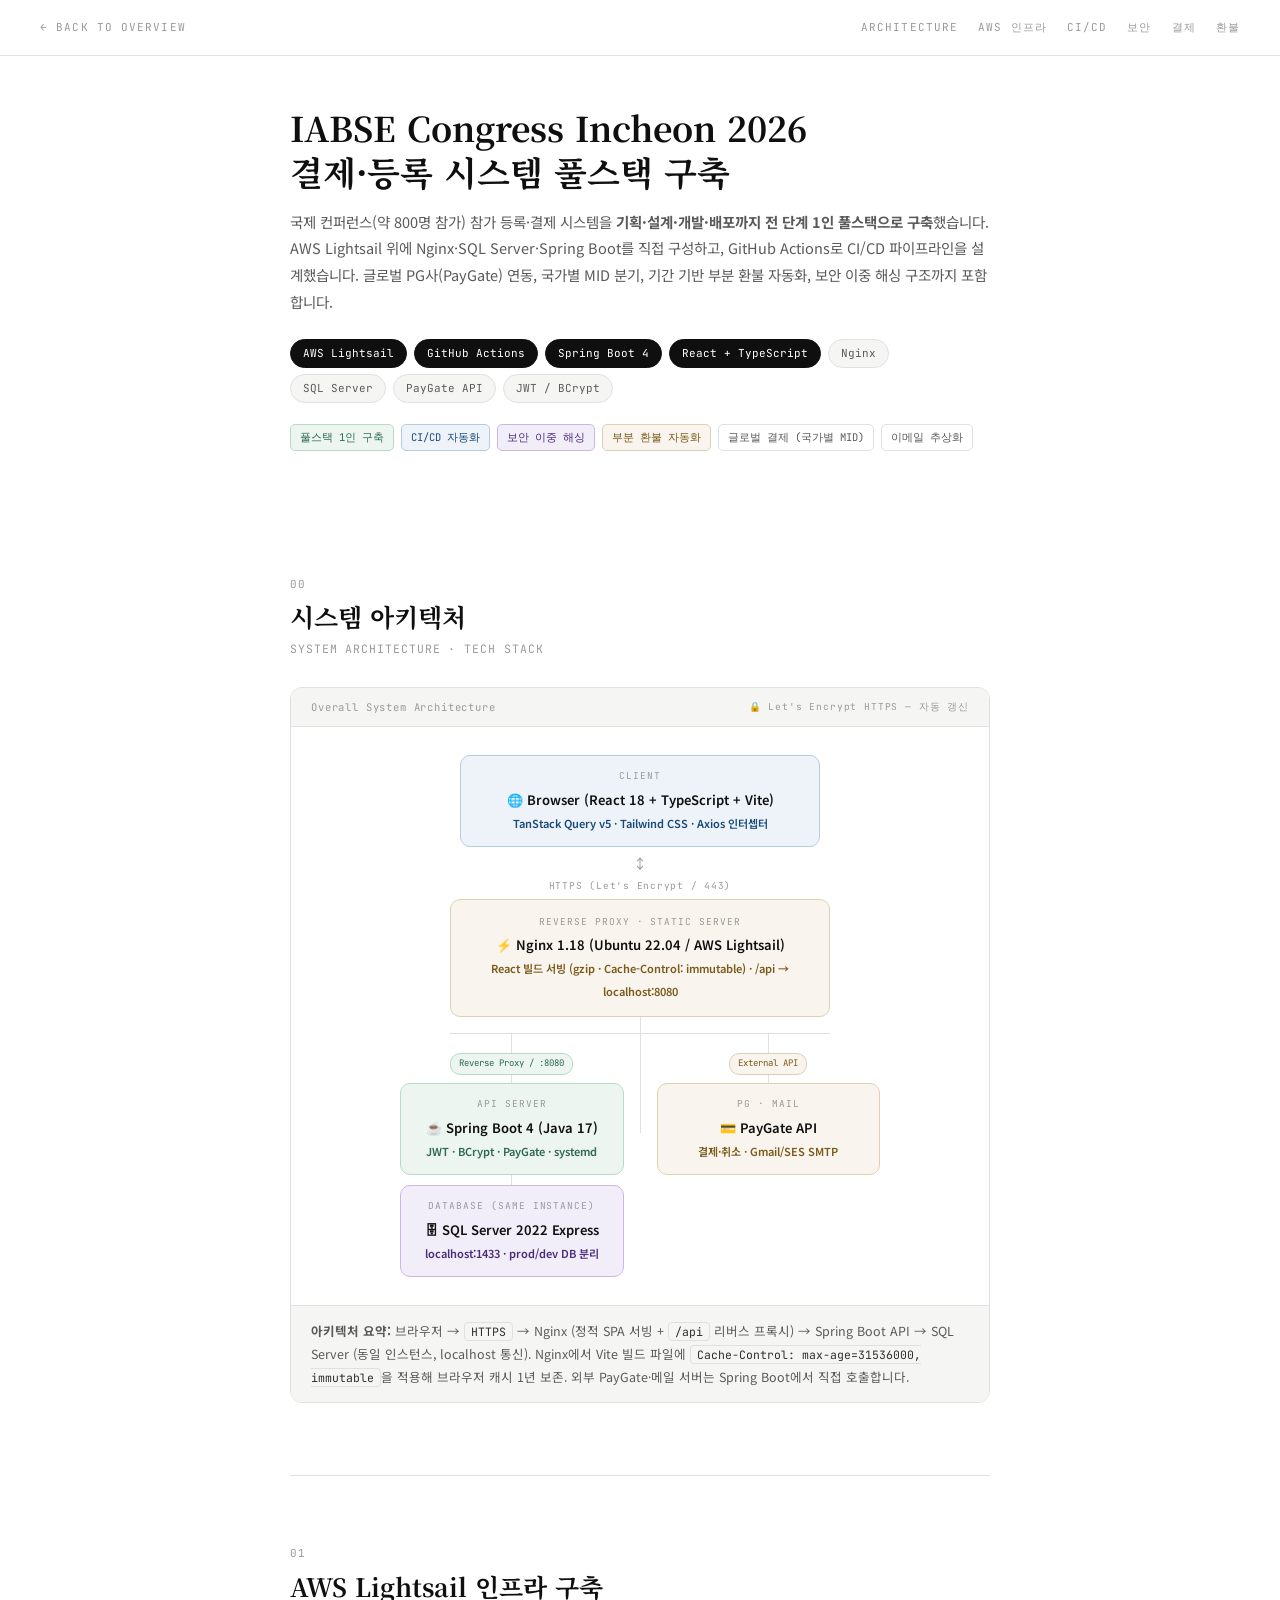
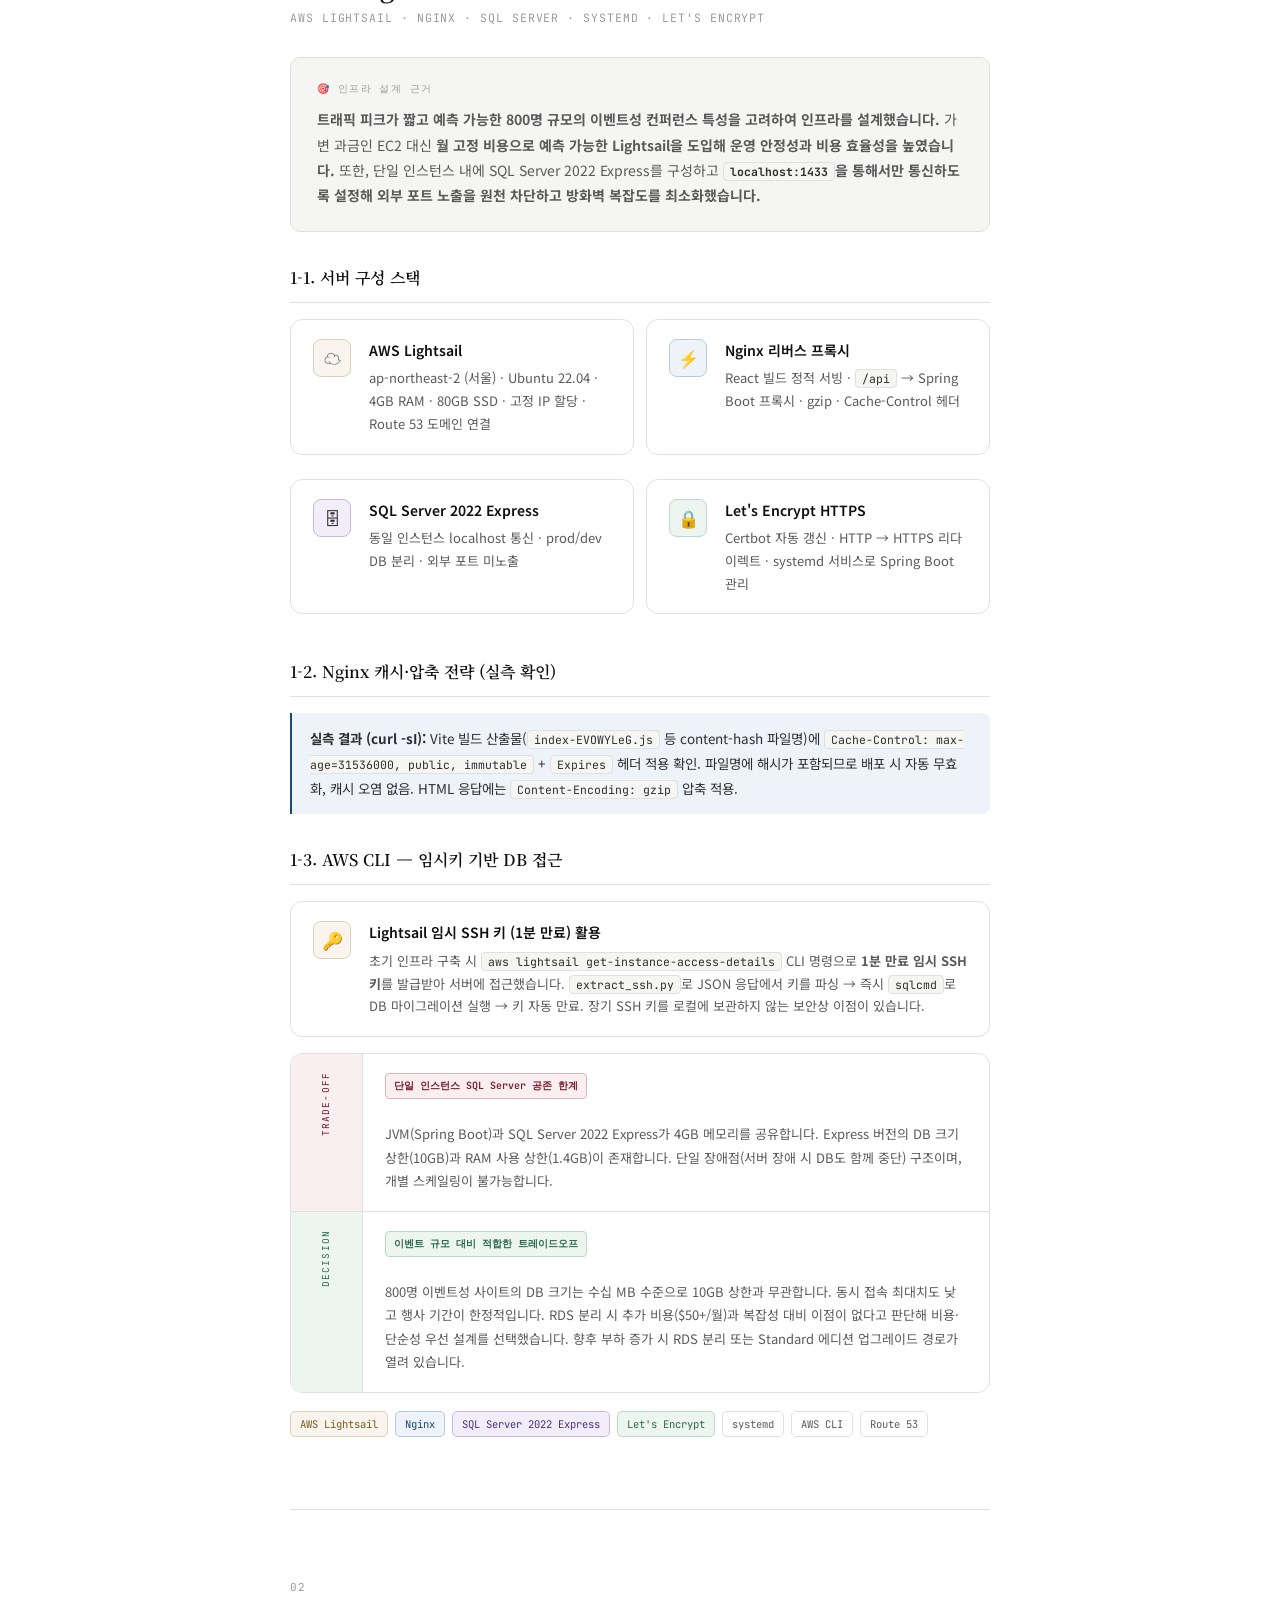
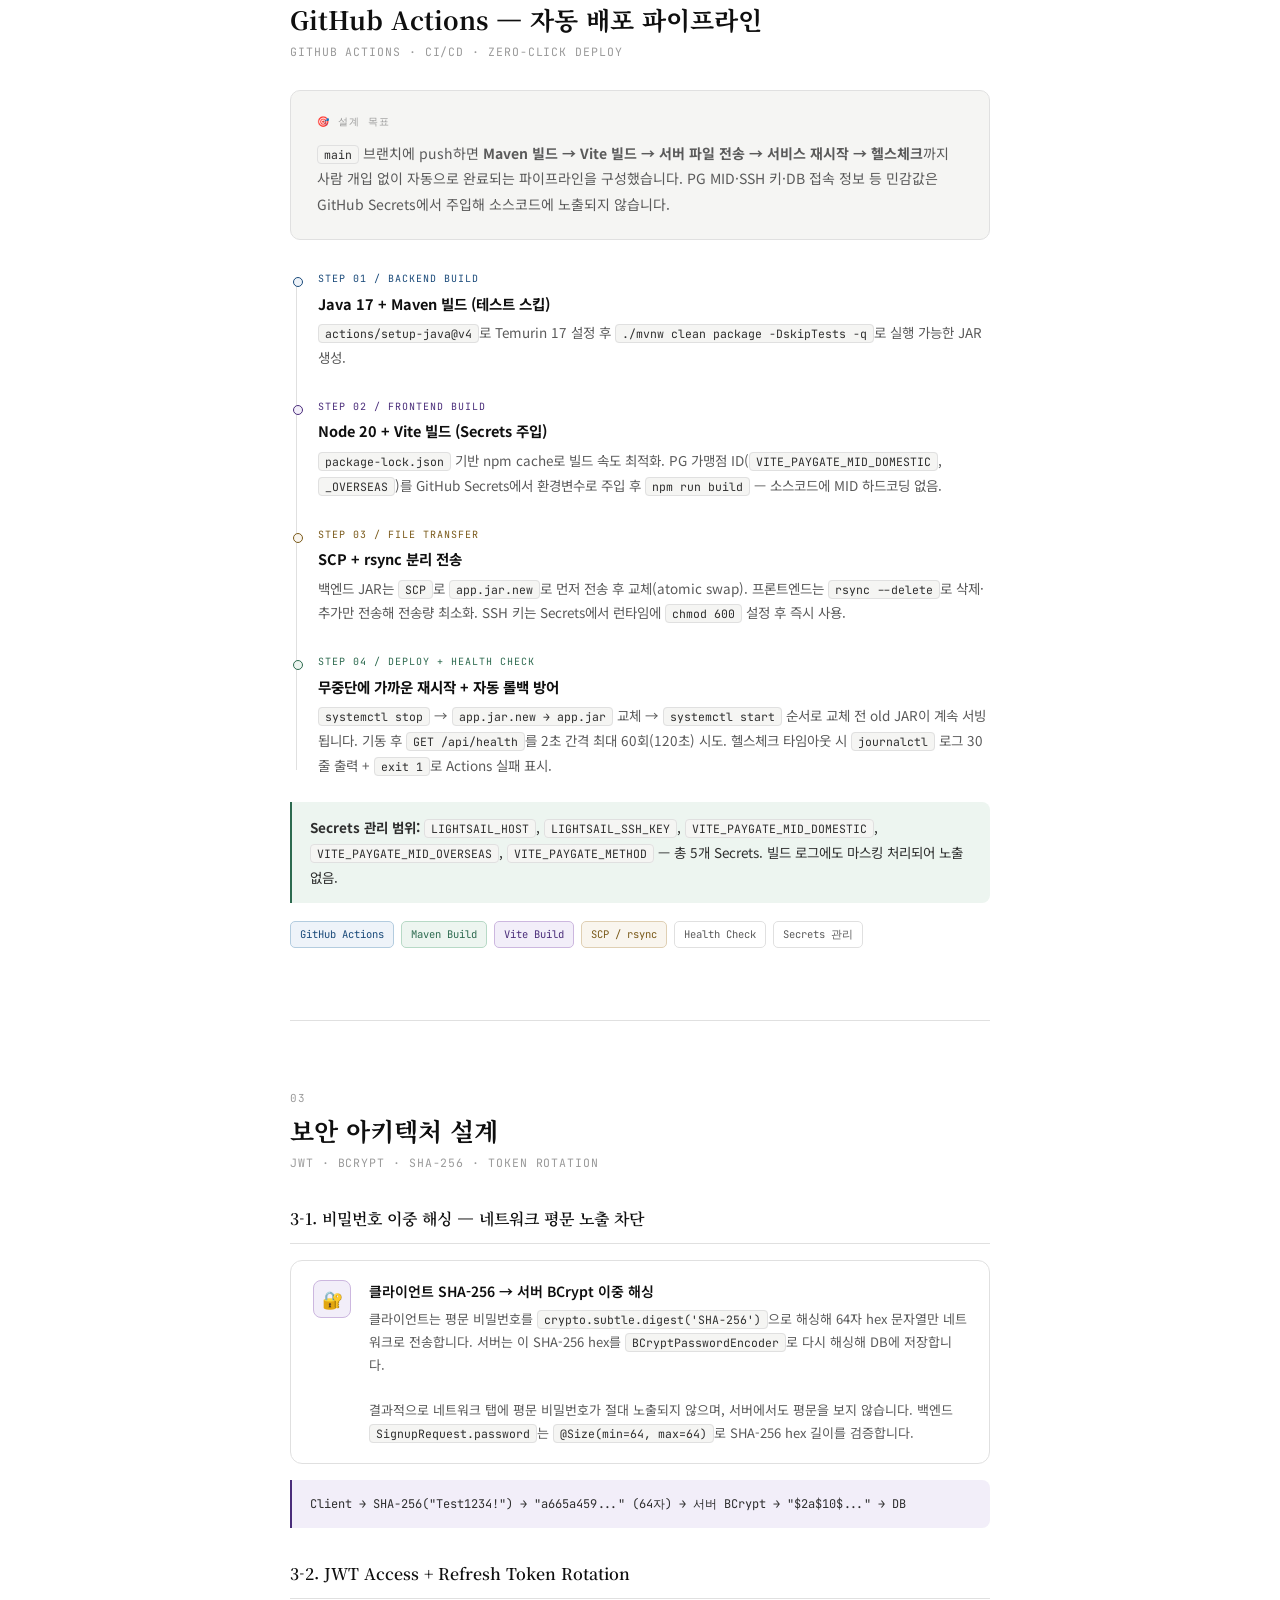
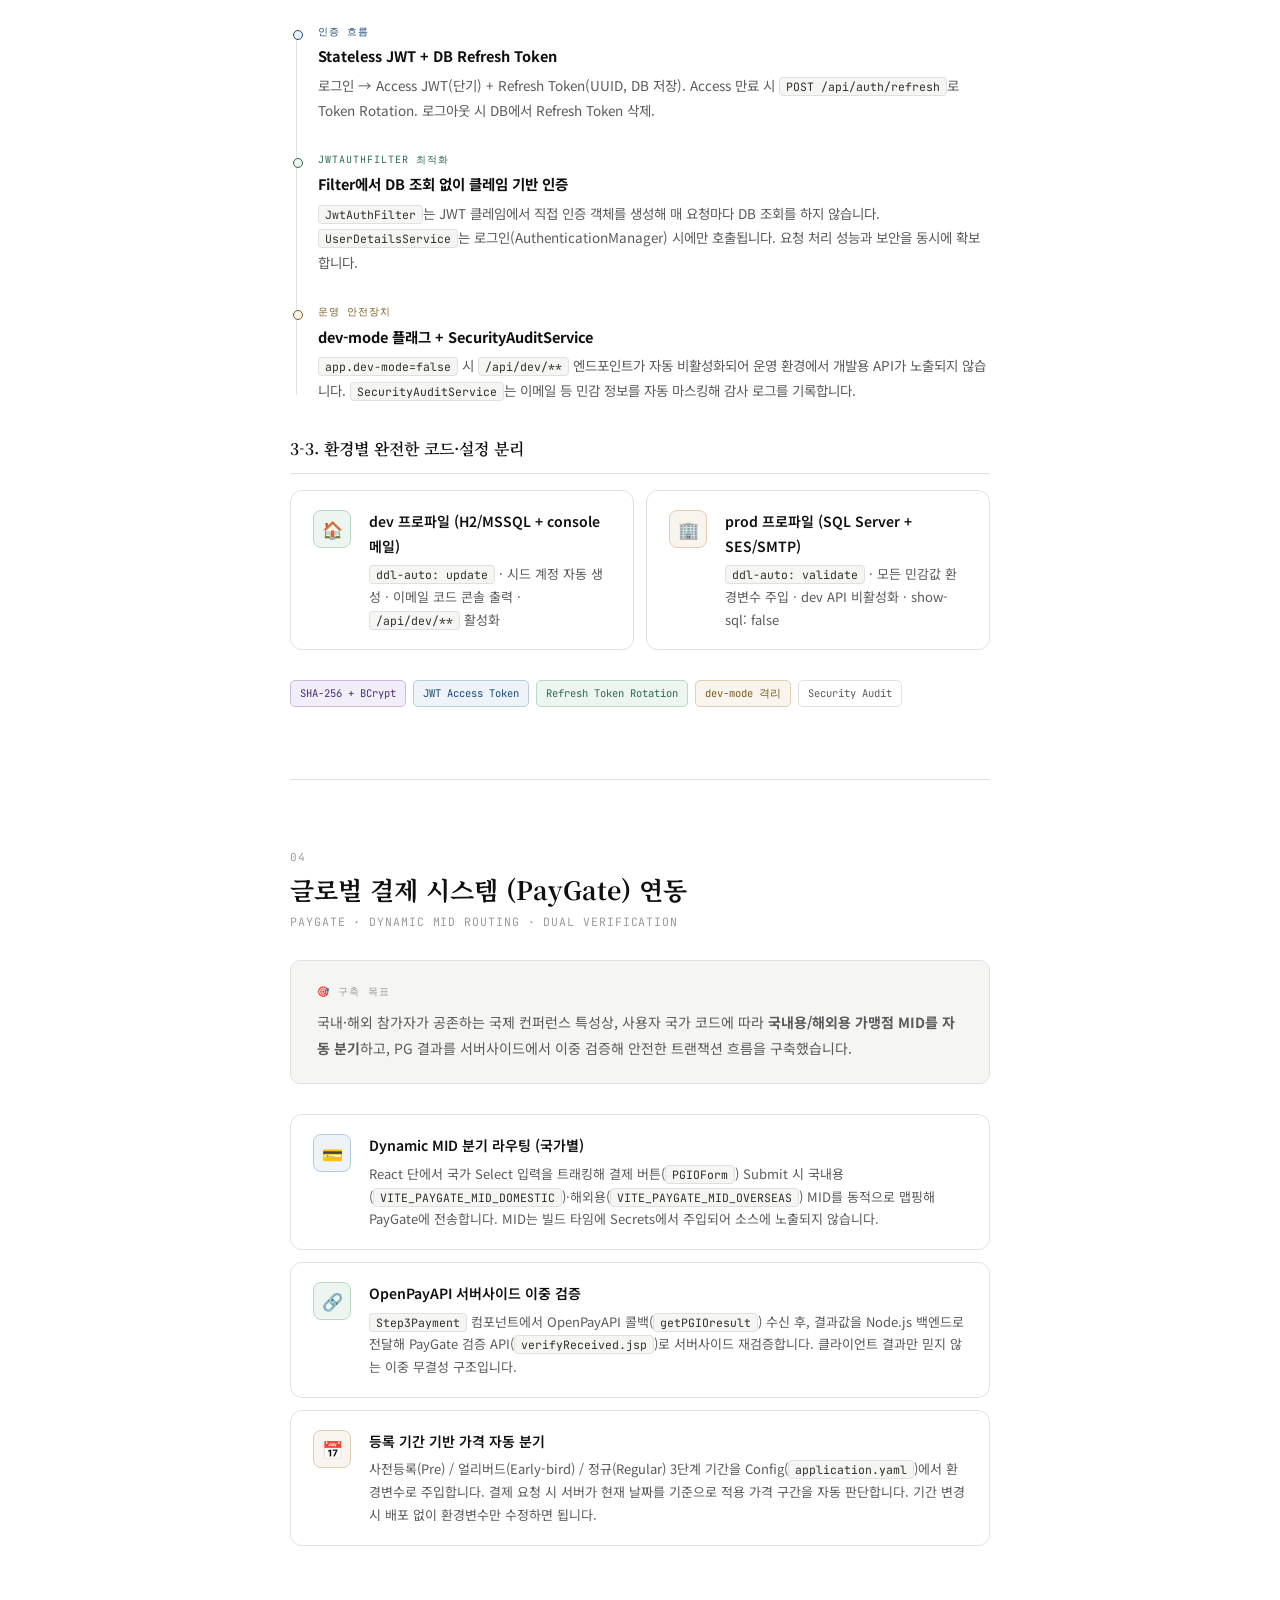
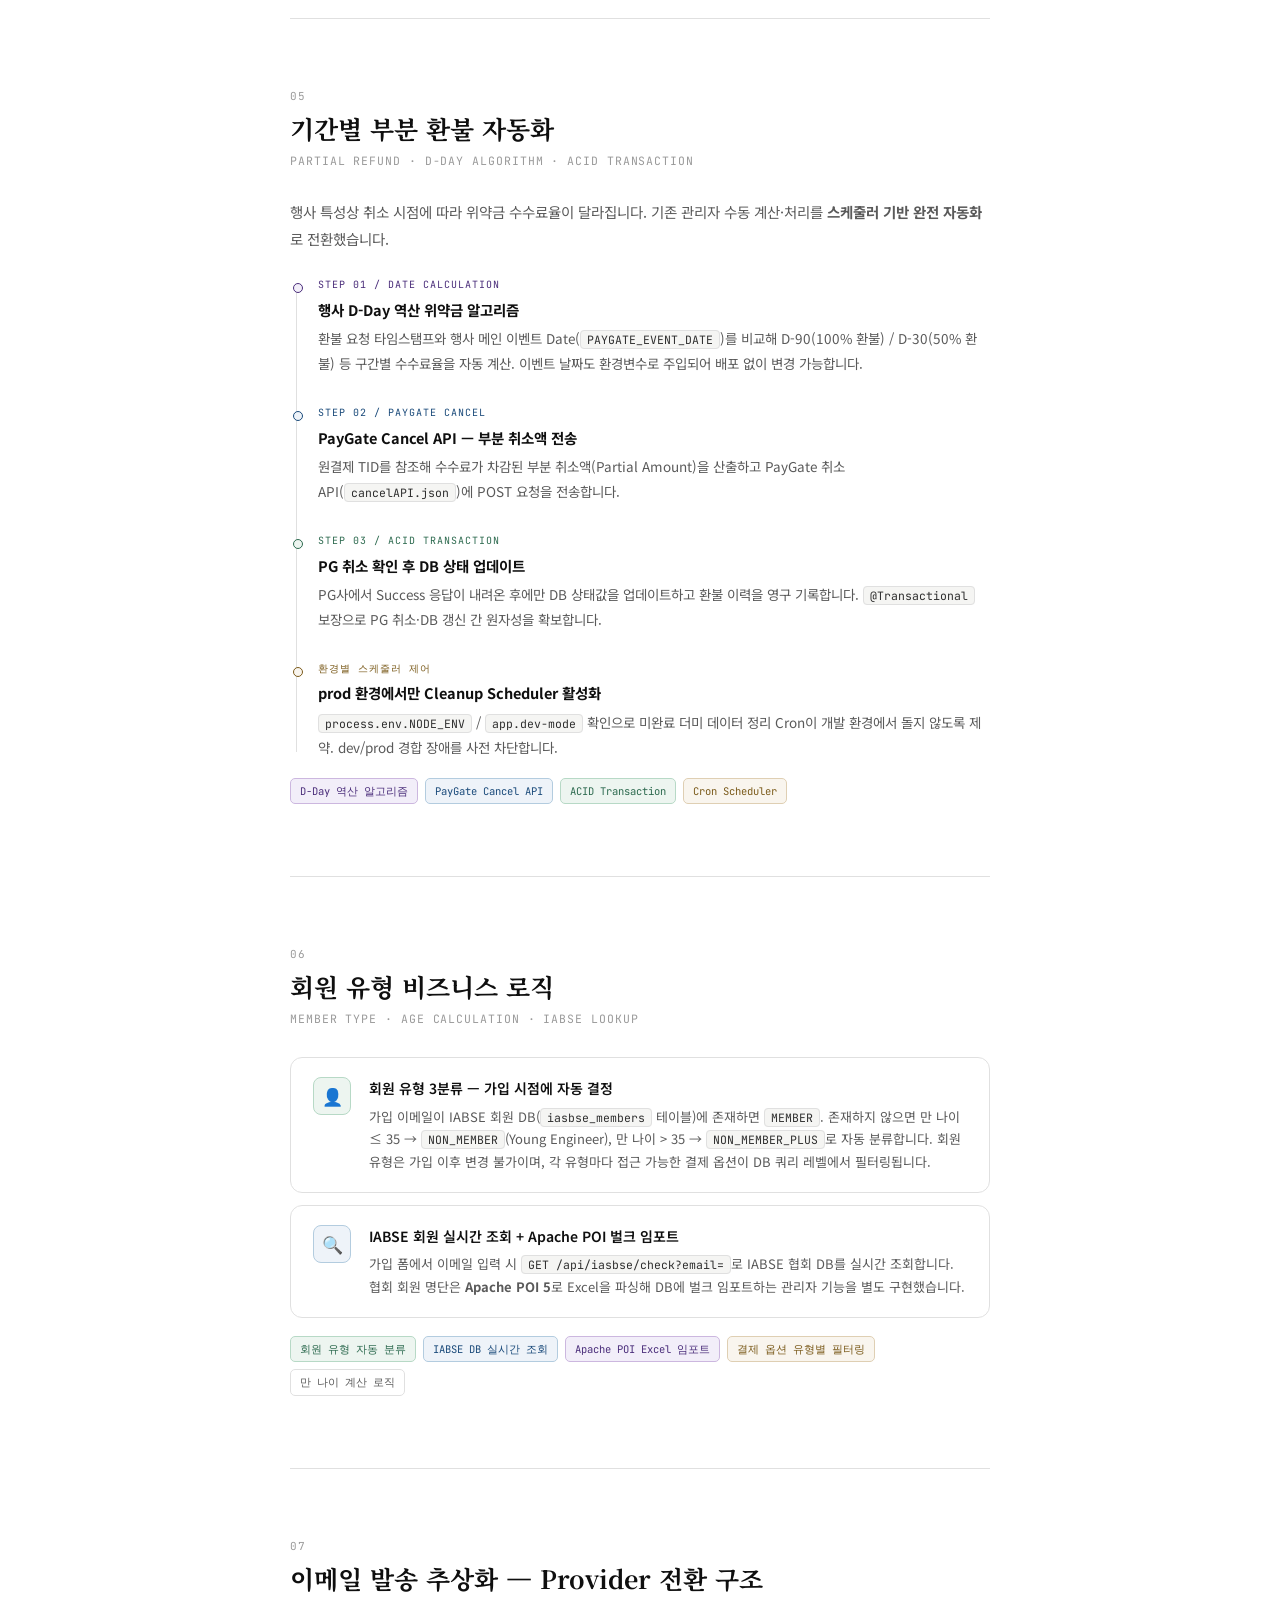
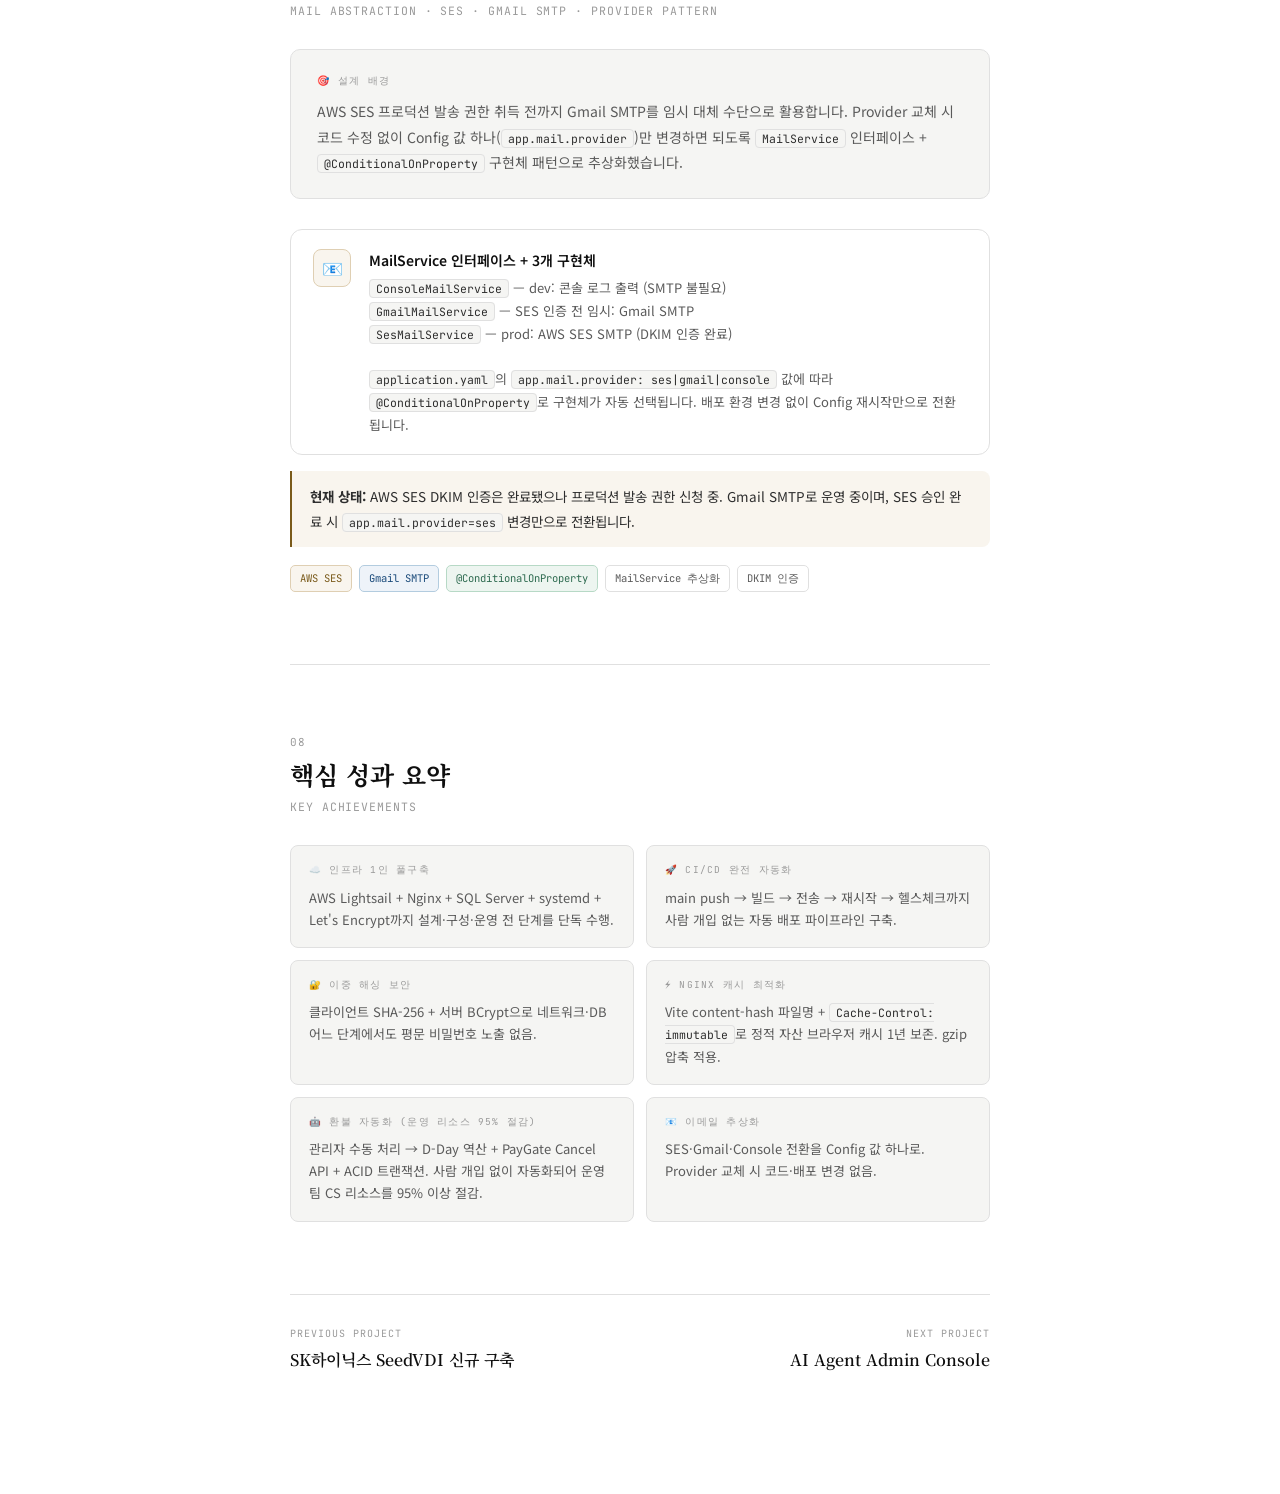
<file: project-03-iabse.html>
<!DOCTYPE html>
<html lang="ko">

<head>
  <meta charset="UTF-8">
  <meta name="viewport" content="width=device-width, initial-scale=1.0">
  <title>IABSE 2026 결제·등록 시스템 풀스택 구축</title>
  <meta name="description" content="AWS Lightsail 기반 풀스택 컨퍼런스 등록·결제 시스템 — GitHub Actions CI/CD, Nginx, SQL Server, PayGate 글로벌 결제, 보안 이중 해싱, 부분 환불 자동화">
  <link rel="preconnect" href="https://fonts.googleapis.com">
  <link rel="preconnect" href="https://fonts.gstatic.com" crossorigin>
  <link href="https://fonts.googleapis.com/css2?family=Noto+Serif+KR:wght@300;400;500;600;700&family=Noto+Sans+KR:wght@300;400;500&family=JetBrains+Mono:wght@400;500;600&display=swap" rel="stylesheet">
  <link rel="stylesheet" href="assets/css/global.css">
  <style>
    /* Architecture Diagram */
    .arch-wrap { border: 1px solid var(--rule); border-radius: 12px; overflow: hidden; margin-bottom: 24px; }
    .arch-top-bar { background: var(--surface); border-bottom: 1px solid var(--rule); padding: 10px 20px; font-family: 'JetBrains Mono', monospace; font-size: 10.5px; letter-spacing: 0.08em; color: var(--ink-4); display: flex; justify-content: space-between; align-items: center; }
    .arch-diagram { padding: 28px 24px; display: flex; flex-direction: column; align-items: center; gap: 0; }
    .arch-node { border: 1px solid var(--rule); border-radius: 10px; padding: 12px 20px; text-align: center; width: 100%; max-width: 400px; }
    .arch-node.blue { background: var(--blue-bg); border-color: var(--blue-border); }
    .arch-node.green { background: var(--green-bg); border-color: var(--green-border); }
    .arch-node.amber { background: var(--amber-bg); border-color: var(--amber-border); }
    .arch-node.violet { background: var(--violet-bg); border-color: var(--violet-border); }
    .n-label { font-family: 'JetBrains Mono', monospace; font-size: 9.5px; text-transform: uppercase; letter-spacing: 0.1em; color: var(--ink-4); margin-bottom: 4px; }
    .n-name { font-size: 13px; font-weight: 600; color: var(--ink); }
    .arch-conn { display: flex; flex-direction: column; align-items: center; gap: 2px; margin: 4px 0; }
    .arch-conn .arrow { font-size: 14px; color: var(--ink-4); }
    .arch-conn .proto { font-family: 'JetBrains Mono', monospace; font-size: 9.5px; color: var(--ink-4); letter-spacing: 0.08em; }
    .arch-branch { display: flex; gap: 16px; width: 100%; max-width: 500px; margin-top: 0; }
    .arch-branch-item { display: flex; flex-direction: column; align-items: center; flex: 1; }
    .arch-branch-divider { width: 1px; background: var(--rule); }
    .proto-badge { font-family: 'JetBrains Mono', monospace; font-size: 9px; padding: 2px 8px; border-radius: 10px; border: 1px solid var(--rule); background: var(--white); color: var(--ink-4); }
    .proto-badge.green { border-color: var(--green-border); color: var(--green); background: var(--green-bg); }
    .proto-badge.blue { border-color: var(--blue-border); color: var(--blue); background: var(--blue-bg); }
    .proto-badge.amber { border-color: var(--amber-border); color: var(--amber); background: var(--amber-bg); }
    .proto-badge.violet { border-color: var(--violet-border); color: var(--violet); background: var(--violet-bg); }
    .arch-note { background: var(--surface); border-top: 1px solid var(--rule); padding: 14px 20px; font-size: 12.5px; color: var(--ink-3); line-height: 1.8; }

    /* KPI Grid */
    .kp-grid { display: grid; grid-template-columns: 1fr 1fr; gap: 12px; margin-top: 26px; }
    .kp-box { background: var(--surface); border: 1px solid var(--rule); border-radius: 8px; padding: 16px 18px; }
    .kp-label { font-family: 'JetBrains Mono', monospace; font-size: 9.5px; text-transform: uppercase; letter-spacing: 0.13em; color: var(--ink-4); margin-bottom: 8px; display: flex; align-items: center; gap: 5px; }
    .kp-box p { font-size: 13px; color: var(--ink-3); line-height: 1.7; }

    /* Footer Nav */
    .project-nav-footer { border-top: 1px solid var(--rule); display: flex; justify-content: space-between; align-items: center; padding-top: 30px; margin-top: 60px; }
    .project-nav-link { display: flex; flex-direction: column; gap: 4px; text-decoration: none; }
    .project-nav-link.next { text-align: right; align-items: flex-end; }
    .nav-label { font-family: 'JetBrains Mono', monospace; font-size: 10px; color: var(--ink-4); text-transform: uppercase; letter-spacing: 0.1em; }
    .nav-title { font-family: 'Noto Serif KR', serif; font-size: 16px; font-weight: 600; color: var(--ink); transition: color 0.2s; }
    .project-nav-link:hover .nav-title { color: var(--blue); }

    .two-col { display: grid; grid-template-columns: 1fr 1fr; gap: 12px; }

    @media (max-width: 620px) {
      .page { padding: 0 24px 80px; }
      .site-nav { padding: 16px 24px; flex-direction: column; gap: 12px; align-items: flex-start; }
      .nav-links { flex-wrap: wrap; gap: 12px; }
      .kp-grid, .two-col { grid-template-columns: 1fr; }
    }
  </style>
</head>

<body>
  <nav class="site-nav">
    <a href="portfolio_combined.html">← Back to Overview</a>
    <div class="nav-links">
      <a href="#arch">Architecture</a>
      <a href="#infra">AWS 인프라</a>
      <a href="#cicd">CI/CD</a>
      <a href="#security">보안</a>
      <a href="#payment">결제</a>
      <a href="#refund">환불</a>
    </div>
  </nav>

  <div class="page">

    <!-- ══ HEADER ══ -->
    <header class="site-header fade-up">

      <h1>IABSE Congress Incheon 2026<br>결제·등록 시스템 풀스택 구축</h1>
      <p class="subtitle">
        국제 컨퍼런스(약 800명 참가) 참가 등록·결제 시스템을 <strong>기획·설계·개발·배포까지 전 단계 1인 풀스택으로 구축</strong>했습니다.
        AWS Lightsail 위에 Nginx·SQL Server·Spring Boot를 직접 구성하고, GitHub Actions로 CI/CD 파이프라인을 설계했습니다.
        글로벌 PG사(PayGate) 연동, 국가별 MID 분기, 기간 기반 부분 환불 자동화, 보안 이중 해싱 구조까지 포함합니다.
      </p>
      <div>
        <span class="role-chip primary">AWS Lightsail</span>
        <span class="role-chip primary">GitHub Actions</span>
        <span class="role-chip primary">Spring Boot 4</span>
        <span class="role-chip primary">React + TypeScript</span>
        <span class="role-chip">Nginx</span>
        <span class="role-chip">SQL Server</span>
        <span class="role-chip">PayGate API</span>
        <span class="role-chip">JWT / BCrypt</span>
      </div>
      <div class="tag-row">
        <span class="tag green">풀스택 1인 구축</span>
        <span class="tag blue">CI/CD 자동화</span>
        <span class="tag violet">보안 이중 해싱</span>
        <span class="tag amber">부분 환불 자동화</span>
        <span class="tag">글로벌 결제 (국가별 MID)</span>
        <span class="tag">이메일 추상화</span>
      </div>
    </header>

    <!-- ══ SECTION 00: ARCHITECTURE ══ -->
    <section id="arch" class="section fade-up">
      <div class="section-number">00</div>
      <h2 class="section-title">시스템 아키텍처</h2>
      <div class="section-sub">SYSTEM ARCHITECTURE · TECH STACK</div>

      <div class="arch-wrap">
        <div class="arch-top-bar">
          <span>Overall System Architecture</span>
          <span style="font-size:9.5px;">🔒 Let's Encrypt HTTPS — 자동 갱신</span>
        </div>
        <div class="arch-diagram">
          <!-- Browser -->
          <div class="arch-node blue" style="max-width:360px;">
            <div class="n-label">Client</div>
            <div class="n-name">🌐 Browser (React 18 + TypeScript + Vite)<br>
              <span style="font-size:11px;color:var(--blue);">TanStack Query v5 · Tailwind CSS · Axios 인터셉터</span>
            </div>
          </div>
          <div class="arch-conn">
            <div class="arrow">↕</div>
            <div class="proto">HTTPS (Let's Encrypt / 443)</div>
          </div>

          <!-- Nginx -->
          <div class="arch-node amber" style="max-width:380px;padding:14px 20px;">
            <div class="n-label">Reverse Proxy · Static Server</div>
            <div class="n-name">⚡ Nginx 1.18 (Ubuntu 22.04 / AWS Lightsail)<br>
              <span style="font-size:11px;color:var(--amber);">React 빌드 서빙 (gzip · Cache-Control: immutable) · /api → localhost:8080</span>
            </div>
          </div>

          <div style="display:flex;justify-content:center;width:100%;margin:0;">
            <div style="height:16px;width:1px;background:var(--rule);"></div>
          </div>
          <div style="display:flex;width:100%;max-width:460px;position:relative;margin-bottom:0;">
            <div style="position:absolute;top:0;left:50%;width:190px;height:1px;background:var(--rule);transform:translateX(-100%);"></div>
            <div style="position:absolute;top:0;left:50%;width:190px;height:1px;background:var(--rule);"></div>
          </div>

          <div class="arch-branch" style="margin-top:0;width:100%;max-width:480px;">
            <!-- Spring Boot -->
            <div class="arch-branch-item">
              <div style="height:20px;width:1px;background:var(--rule);"></div>
              <div class="proto-badge green">Reverse Proxy / :8080</div>
              <div style="height:8px;width:1px;background:var(--rule);"></div>
              <div class="arch-node green" style="width:100%;">
                <div class="n-label">API Server</div>
                <div class="n-name">☕ Spring Boot 4 (Java 17)<br>
                  <span style="font-size:11px;color:var(--green);">JWT · BCrypt · PayGate · systemd</span>
                </div>
              </div>
              <div style="height:10px;width:1px;background:var(--rule);"></div>
              <div class="arch-node violet" style="width:100%;">
                <div class="n-label">Database (same instance)</div>
                <div class="n-name">🗄 SQL Server 2022 Express<br>
                  <span style="font-size:11px;color:var(--violet);">localhost:1433 · prod/dev DB 분리</span>
                </div>
              </div>
            </div>
            <div class="arch-branch-divider" style="height:100px;"></div>
            <!-- External -->
            <div class="arch-branch-item">
              <div style="height:20px;width:1px;background:var(--rule);"></div>
              <div class="proto-badge amber">External API</div>
              <div style="height:8px;width:1px;background:var(--rule);"></div>
              <div class="arch-node amber" style="width:100%;">
                <div class="n-label">PG · Mail</div>
                <div class="n-name">💳 PayGate API<br>
                  <span style="font-size:11px;color:var(--amber);">결제·취소 · Gmail/SES SMTP</span>
                </div>
              </div>
            </div>
          </div>
        </div>
        <div class="arch-note">
          <strong>아키텍처 요약:</strong>
          브라우저 → <code>HTTPS</code> → Nginx (정적 SPA 서빙 + <code>/api</code> 리버스 프록시) → Spring Boot API → SQL Server (동일 인스턴스, localhost 통신).
          Nginx에서 Vite 빌드 파일에 <code>Cache-Control: max-age=31536000, immutable</code>을 적용해 브라우저 캐시 1년 보존.
          외부 PayGate·메일 서버는 Spring Boot에서 직접 호출합니다.
        </div>
      </div>
    </section>

    <hr class="rule">

    <!-- ══ SECTION 01: AWS 인프라 구축 ══ -->
    <section id="infra" class="section fade-up">
      <div class="section-number">01</div>
      <h2 class="section-title">AWS Lightsail 인프라 구축</h2>
      <div class="section-sub">AWS LIGHTSAIL · NGINX · SQL SERVER · SYSTEMD · LET'S ENCRYPT</div>

      <div class="purpose-box">
        <div class="box-eyebrow">🎯 인프라 설계 근거</div>
        <p><strong>트래픽 피크가 짧고 예측 가능한 800명 규모의 이벤트성 컨퍼런스 특성을 고려하여 인프라를 설계했습니다.</strong>
          가변 과금인 EC2 대신 <strong>월 고정 비용으로 예측 가능한 Lightsail을 도입해 운영 안정성과 비용 효율성을 높였습니다.</strong>
          또한, 단일 인스턴스 내에 SQL Server 2022 Express를 구성하고 <strong><code>localhost:1433</code>을 통해서만 통신하도록 설정해 외부 포트 노출을 원천 차단하고 방화벽 복잡도를 최소화했습니다.</strong></p>
      </div>

      <div class="subsection-title">1-1. 서버 구성 스택</div>

      <div class="two-col">
        <div class="card">
          <div class="card-icon amber">☁️</div>
          <div>
            <div class="card-title">AWS Lightsail</div>
            <div class="card-desc">ap-northeast-2 (서울) · Ubuntu 22.04 · 4GB RAM · 80GB SSD · 고정 IP 할당 · Route 53 도메인 연결</div>
          </div>
        </div>
        <div class="card">
          <div class="card-icon blue">⚡</div>
          <div>
            <div class="card-title">Nginx 리버스 프록시</div>
            <div class="card-desc">React 빌드 정적 서빙 · <code>/api</code> → Spring Boot 프록시 · gzip · Cache-Control 헤더</div>
          </div>
        </div>
        <div class="card">
          <div class="card-icon violet">🗄</div>
          <div>
            <div class="card-title">SQL Server 2022 Express</div>
            <div class="card-desc">동일 인스턴스 localhost 통신 · prod/dev DB 분리 · 외부 포트 미노출</div>
          </div>
        </div>
        <div class="card">
          <div class="card-icon green">🔒</div>
          <div>
            <div class="card-title">Let's Encrypt HTTPS</div>
            <div class="card-desc">Certbot 자동 갱신 · HTTP → HTTPS 리다이렉트 · systemd 서비스로 Spring Boot 관리</div>
          </div>
        </div>
      </div>

      <div class="subsection-title">1-2. Nginx 캐시·압축 전략 (실측 확인)</div>

      <div class="hl-box blue">
        <p><strong>실측 결과 (curl -sI):</strong> Vite 빌드 산출물(<code>index-EVOWYLeG.js</code> 등 content-hash 파일명)에
          <code>Cache-Control: max-age=31536000, public, immutable</code> + <code>Expires</code> 헤더 적용 확인.
          파일명에 해시가 포함되므로 배포 시 자동 무효화, 캐시 오염 없음.
          HTML 응답에는 <code>Content-Encoding: gzip</code> 압축 적용.</p>
      </div>

      <div class="subsection-title">1-3. AWS CLI — 임시키 기반 DB 접근</div>

      <div class="card">
        <div class="card-icon amber">🔑</div>
        <div>
          <div class="card-title">Lightsail 임시 SSH 키 (1분 만료) 활용</div>
          <div class="card-desc">
            초기 인프라 구축 시 <code>aws lightsail get-instance-access-details</code> CLI 명령으로
            <strong>1분 만료 임시 SSH 키</strong>를 발급받아 서버에 접근했습니다.
            <code>extract_ssh.py</code>로 JSON 응답에서 키를 파싱 → 즉시 <code>sqlcmd</code>로 DB 마이그레이션 실행 → 키 자동 만료.
            장기 SSH 키를 로컬에 보관하지 않는 보안상 이점이 있습니다.
          </div>
        </div>
      </div>

      <div class="ps-box" style="margin-top:16px;">
        <div class="ps-row problem">
          <div class="ps-side"><div class="ps-side-label">Trade-off</div></div>
          <div class="ps-content">
            <span class="badge">단일 인스턴스 SQL Server 공존 한계</span><br><br>
            JVM(Spring Boot)과 SQL Server 2022 Express가 4GB 메모리를 공유합니다.
            Express 버전의 DB 크기 상한(10GB)과 RAM 사용 상한(1.4GB)이 존재합니다.
            단일 장애점(서버 장애 시 DB도 함께 중단) 구조이며, 개별 스케일링이 불가능합니다.
          </div>
        </div>
        <hr class="ps-divider">
        <div class="ps-row solution">
          <div class="ps-side"><div class="ps-side-label">Decision</div></div>
          <div class="ps-content">
            <span class="badge solved">이벤트 규모 대비 적합한 트레이드오프</span><br><br>
            800명 이벤트성 사이트의 DB 크기는 수십 MB 수준으로 10GB 상한과 무관합니다.
            동시 접속 최대치도 낮고 행사 기간이 한정적입니다.
            RDS 분리 시 추가 비용($50+/월)과 복잡성 대비 이점이 없다고 판단해
            비용·단순성 우선 설계를 선택했습니다.
            향후 부하 증가 시 RDS 분리 또는 Standard 에디션 업그레이드 경로가 열려 있습니다.
          </div>
        </div>
      </div>

      <div class="tag-row">
        <span class="tag amber">AWS Lightsail</span>
        <span class="tag blue">Nginx</span>
        <span class="tag violet">SQL Server 2022 Express</span>
        <span class="tag green">Let's Encrypt</span>
        <span class="tag">systemd</span>
        <span class="tag">AWS CLI</span>
        <span class="tag">Route 53</span>
      </div>
    </section>

    <hr class="rule">

    <!-- ══ SECTION 02: CI/CD ══ -->
    <section id="cicd" class="section fade-up">
      <div class="section-number">02</div>
      <h2 class="section-title">GitHub Actions — 자동 배포 파이프라인</h2>
      <div class="section-sub">GITHUB ACTIONS · CI/CD · ZERO-CLICK DEPLOY</div>

      <div class="purpose-box">
        <div class="box-eyebrow">🎯 설계 목표</div>
        <p><code>main</code> 브랜치에 push하면 <strong>Maven 빌드 → Vite 빌드 → 서버 파일 전송 → 서비스 재시작 → 헬스체크</strong>까지
          사람 개입 없이 자동으로 완료되는 파이프라인을 구성했습니다.
          PG MID·SSH 키·DB 접속 정보 등 민감값은 GitHub Secrets에서 주입해 소스코드에 노출되지 않습니다.</p>
      </div>

      <div class="timeline">
        <div class="tl-item">
          <div class="tl-dot blue"></div>
          <div class="tl-phase blue">Step 01 / Backend Build</div>
          <div class="tl-title">Java 17 + Maven 빌드 (테스트 스킵)</div>
          <div class="tl-desc"><code>actions/setup-java@v4</code>로 Temurin 17 설정 후 <code>./mvnw clean package -DskipTests -q</code>로 실행 가능한 JAR 생성.</div>
        </div>
        <div class="tl-item">
          <div class="tl-dot violet"></div>
          <div class="tl-phase violet">Step 02 / Frontend Build</div>
          <div class="tl-title">Node 20 + Vite 빌드 (Secrets 주입)</div>
          <div class="tl-desc">
            <code>package-lock.json</code> 기반 npm cache로 빌드 속도 최적화.
            PG 가맹점 ID(<code>VITE_PAYGATE_MID_DOMESTIC</code>, <code>_OVERSEAS</code>)를
            GitHub Secrets에서 환경변수로 주입 후 <code>npm run build</code> — 소스코드에 MID 하드코딩 없음.
          </div>
        </div>
        <div class="tl-item">
          <div class="tl-dot amber"></div>
          <div class="tl-phase amber">Step 03 / File Transfer</div>
          <div class="tl-title">SCP + rsync 분리 전송</div>
          <div class="tl-desc">
            백엔드 JAR는 <code>SCP</code>로 <code>app.jar.new</code>로 먼저 전송 후 교체(atomic swap).
            프론트엔드는 <code>rsync --delete</code>로 삭제·추가만 전송해 전송량 최소화.
            SSH 키는 Secrets에서 런타임에 <code>chmod 600</code> 설정 후 즉시 사용.
          </div>
        </div>
        <div class="tl-item">
          <div class="tl-dot green"></div>
          <div class="tl-phase green">Step 04 / Deploy + Health Check</div>
          <div class="tl-title">무중단에 가까운 재시작 + 자동 롤백 방어</div>
          <div class="tl-desc">
            <code>systemctl stop</code> → <code>app.jar.new → app.jar</code> 교체 → <code>systemctl start</code> 순서로
            교체 전 old JAR이 계속 서빙됩니다.
            기동 후 <code>GET /api/health</code>를 2초 간격 최대 60회(120초) 시도.
            헬스체크 타임아웃 시 <code>journalctl</code> 로그 30줄 출력 + <code>exit 1</code>로 Actions 실패 표시.
          </div>
        </div>
      </div>

      <div class="hl-box green" style="margin-top:24px;">
        <p><strong>Secrets 관리 범위:</strong> <code>LIGHTSAIL_HOST</code>, <code>LIGHTSAIL_SSH_KEY</code>,
          <code>VITE_PAYGATE_MID_DOMESTIC</code>, <code>VITE_PAYGATE_MID_OVERSEAS</code>, <code>VITE_PAYGATE_METHOD</code>
          — 총 5개 Secrets. 빌드 로그에도 마스킹 처리되어 노출 없음.</p>
      </div>

      <div class="tag-row">
        <span class="tag blue">GitHub Actions</span>
        <span class="tag green">Maven Build</span>
        <span class="tag violet">Vite Build</span>
        <span class="tag amber">SCP / rsync</span>
        <span class="tag">Health Check</span>
        <span class="tag">Secrets 관리</span>
      </div>
    </section>

    <hr class="rule">

    <!-- ══ SECTION 03: 보안 아키텍처 ══ -->
    <section id="security" class="section fade-up">
      <div class="section-number">03</div>
      <h2 class="section-title">보안 아키텍처 설계</h2>
      <div class="section-sub">JWT · BCRYPT · SHA-256 · TOKEN ROTATION</div>

      <div class="subsection-title">3-1. 비밀번호 이중 해싱 — 네트워크 평문 노출 차단</div>

      <div class="card">
        <div class="card-icon violet">🔐</div>
        <div>
          <div class="card-title">클라이언트 SHA-256 → 서버 BCrypt 이중 해싱</div>
          <div class="card-desc">
            클라이언트는 평문 비밀번호를 <code>crypto.subtle.digest('SHA-256')</code>으로 해싱해
            64자 hex 문자열만 네트워크로 전송합니다. 서버는 이 SHA-256 hex를
            <code>BCryptPasswordEncoder</code>로 다시 해싱해 DB에 저장합니다.<br><br>
            결과적으로 네트워크 탭에 평문 비밀번호가 절대 노출되지 않으며,
            서버에서도 평문을 보지 않습니다. 백엔드 <code>SignupRequest.password</code>는
            <code>@Size(min=64, max=64)</code>로 SHA-256 hex 길이를 검증합니다.
          </div>
        </div>
      </div>

      <div class="hl-box violet">
        <p style="font-family:'JetBrains Mono',monospace;font-size:12px;">
          Client → SHA-256("Test1234!") → "a665a459..." (64자) → 서버 BCrypt → "$2a$10$..." → DB
        </p>
      </div>

      <div class="subsection-title">3-2. JWT Access + Refresh Token Rotation</div>

      <div class="timeline">
        <div class="tl-item">
          <div class="tl-dot blue"></div>
          <div class="tl-phase blue">인증 흐름</div>
          <div class="tl-title">Stateless JWT + DB Refresh Token</div>
          <div class="tl-desc">로그인 → Access JWT(단기) + Refresh Token(UUID, DB 저장).
            Access 만료 시 <code>POST /api/auth/refresh</code>로 Token Rotation.
            로그아웃 시 DB에서 Refresh Token 삭제.</div>
        </div>
        <div class="tl-item">
          <div class="tl-dot green"></div>
          <div class="tl-phase green">JwtAuthFilter 최적화</div>
          <div class="tl-title">Filter에서 DB 조회 없이 클레임 기반 인증</div>
          <div class="tl-desc"><code>JwtAuthFilter</code>는 JWT 클레임에서 직접 인증 객체를 생성해
            매 요청마다 DB 조회를 하지 않습니다. <code>UserDetailsService</code>는 로그인(AuthenticationManager)
            시에만 호출됩니다. 요청 처리 성능과 보안을 동시에 확보합니다.</div>
        </div>
        <div class="tl-item">
          <div class="tl-dot amber"></div>
          <div class="tl-phase amber">운영 안전장치</div>
          <div class="tl-title">dev-mode 플래그 + SecurityAuditService</div>
          <div class="tl-desc"><code>app.dev-mode=false</code> 시 <code>/api/dev/**</code> 엔드포인트가 자동 비활성화되어
            운영 환경에서 개발용 API가 노출되지 않습니다.
            <code>SecurityAuditService</code>는 이메일 등 민감 정보를 자동 마스킹해 감사 로그를 기록합니다.</div>
        </div>
      </div>

      <div class="subsection-title">3-3. 환경별 완전한 코드·설정 분리</div>

      <div class="two-col">
        <div class="card">
          <div class="card-icon green">🏠</div>
          <div>
            <div class="card-title">dev 프로파일 (H2/MSSQL + console 메일)</div>
            <div class="card-desc"><code>ddl-auto: update</code> · 시드 계정 자동 생성 · 이메일 코드 콘솔 출력 · <code>/api/dev/**</code> 활성화</div>
          </div>
        </div>
        <div class="card">
          <div class="card-icon amber">🏢</div>
          <div>
            <div class="card-title">prod 프로파일 (SQL Server + SES/SMTP)</div>
            <div class="card-desc"><code>ddl-auto: validate</code> · 모든 민감값 환경변수 주입 · dev API 비활성화 · show-sql: false</div>
          </div>
        </div>
      </div>

      <div class="tag-row">
        <span class="tag violet">SHA-256 + BCrypt</span>
        <span class="tag blue">JWT Access Token</span>
        <span class="tag green">Refresh Token Rotation</span>
        <span class="tag amber">dev-mode 격리</span>
        <span class="tag">Security Audit</span>
      </div>
    </section>

    <hr class="rule">

    <!-- ══ SECTION 04: 결제 연동 ══ -->
    <section id="payment" class="section fade-up">
      <div class="section-number">04</div>
      <h2 class="section-title">글로벌 결제 시스템 (PayGate) 연동</h2>
      <div class="section-sub">PAYGATE · DYNAMIC MID ROUTING · DUAL VERIFICATION</div>

      <div class="purpose-box">
        <div class="box-eyebrow">🎯 구축 목표</div>
        <p>국내·해외 참가자가 공존하는 국제 컨퍼런스 특성상, 사용자 국가 코드에 따라
          <strong>국내용/해외용 가맹점 MID를 자동 분기</strong>하고, PG 결과를 서버사이드에서 이중 검증해
          안전한 트랜잭션 흐름을 구축했습니다.</p>
      </div>

      <div class="card">
        <div class="card-icon blue">💳</div>
        <div>
          <div class="card-title">Dynamic MID 분기 라우팅 (국가별)</div>
          <div class="card-desc">
            React 단에서 국가 Select 입력을 트래킹해 결제 버튼(<code>PGIOForm</code>) Submit 시
            국내용(<code>VITE_PAYGATE_MID_DOMESTIC</code>)·해외용(<code>VITE_PAYGATE_MID_OVERSEAS</code>) MID를
            동적으로 맵핑해 PayGate에 전송합니다. MID는 빌드 타임에 Secrets에서 주입되어 소스에 노출되지 않습니다.
          </div>
        </div>
      </div>

      <div class="card">
        <div class="card-icon green">🔗</div>
        <div>
          <div class="card-title">OpenPayAPI 서버사이드 이중 검증</div>
          <div class="card-desc">
            <code>Step3Payment</code> 컴포넌트에서 OpenPayAPI 콜백(<code>getPGIOresult</code>) 수신 후,
            결과값을 Node.js 백엔드로 전달해 PayGate 검증 API(<code>verifyReceived.jsp</code>)로
            서버사이드 재검증합니다. 클라이언트 결과만 믿지 않는 이중 무결성 구조입니다.
          </div>
        </div>
      </div>

      <div class="card">
        <div class="card-icon amber">📅</div>
        <div>
          <div class="card-title">등록 기간 기반 가격 자동 분기</div>
          <div class="card-desc">
            사전등록(Pre) / 얼리버드(Early-bird) / 정규(Regular) 3단계 기간을 Config(<code>application.yaml</code>)에서
            환경변수로 주입합니다. 결제 요청 시 서버가 현재 날짜를 기준으로 적용 가격 구간을 자동 판단합니다.
            기간 변경 시 배포 없이 환경변수만 수정하면 됩니다.
          </div>
        </div>
      </div>
    </section>

    <hr class="rule">

    <!-- ══ SECTION 05: 환불 자동화 ══ -->
    <section id="refund" class="section fade-up">
      <div class="section-number">05</div>
      <h2 class="section-title">기간별 부분 환불 자동화</h2>
      <div class="section-sub">PARTIAL REFUND · D-DAY ALGORITHM · ACID TRANSACTION</div>

      <p style="font-size:14.5px;color:var(--ink-3);line-height:1.85;margin-bottom:24px;">
        행사 특성상 취소 시점에 따라 위약금 수수료율이 달라집니다.
        기존 관리자 수동 계산·처리를 <strong>스케줄러 기반 완전 자동화</strong>로 전환했습니다.
      </p>

      <div class="timeline">
        <div class="tl-item">
          <div class="tl-dot violet"></div>
          <div class="tl-phase violet">Step 01 / Date Calculation</div>
          <div class="tl-title">행사 D-Day 역산 위약금 알고리즘</div>
          <div class="tl-desc">환불 요청 타임스탬프와 행사 메인 이벤트 Date(<code>PAYGATE_EVENT_DATE</code>)를 비교해
            D-90(100% 환불) / D-30(50% 환불) 등 구간별 수수료율을 자동 계산.
            이벤트 날짜도 환경변수로 주입되어 배포 없이 변경 가능합니다.</div>
        </div>
        <div class="tl-item">
          <div class="tl-dot blue"></div>
          <div class="tl-phase blue">Step 02 / PayGate Cancel</div>
          <div class="tl-title">PayGate Cancel API — 부분 취소액 전송</div>
          <div class="tl-desc">원결제 TID를 참조해 수수료가 차감된 부분 취소액(Partial Amount)을 산출하고
            PayGate 취소 API(<code>cancelAPI.json</code>)에 POST 요청을 전송합니다.</div>
        </div>
        <div class="tl-item">
          <div class="tl-dot green"></div>
          <div class="tl-phase green">Step 03 / ACID Transaction</div>
          <div class="tl-title">PG 취소 확인 후 DB 상태 업데이트</div>
          <div class="tl-desc">PG사에서 Success 응답이 내려온 후에만 DB 상태값을 업데이트하고 환불 이력을 영구 기록합니다.
            <code>@Transactional</code> 보장으로 PG 취소·DB 갱신 간 원자성을 확보합니다.</div>
        </div>
        <div class="tl-item">
          <div class="tl-dot amber"></div>
          <div class="tl-phase amber">환경별 스케줄러 제어</div>
          <div class="tl-title">prod 환경에서만 Cleanup Scheduler 활성화</div>
          <div class="tl-desc"><code>process.env.NODE_ENV</code> / <code>app.dev-mode</code> 확인으로
            미완료 더미 데이터 정리 Cron이 개발 환경에서 돌지 않도록 제약.
            dev/prod 경합 장애를 사전 차단합니다.</div>
        </div>
      </div>

      <div class="tag-row">
        <span class="tag violet">D-Day 역산 알고리즘</span>
        <span class="tag blue">PayGate Cancel API</span>
        <span class="tag green">ACID Transaction</span>
        <span class="tag amber">Cron Scheduler</span>
      </div>
    </section>

    <hr class="rule">

    <!-- ══ SECTION 06: 회원 유형 비즈니스 로직 ══ -->
    <section id="member" class="section fade-up">
      <div class="section-number">06</div>
      <h2 class="section-title">회원 유형 비즈니스 로직</h2>
      <div class="section-sub">MEMBER TYPE · AGE CALCULATION · IABSE LOOKUP</div>

      <div class="card">
        <div class="card-icon green">👤</div>
        <div>
          <div class="card-title">회원 유형 3분류 — 가입 시점에 자동 결정</div>
          <div class="card-desc">
            가입 이메일이 IABSE 회원 DB(<code>iasbse_members</code> 테이블)에 존재하면 <code>MEMBER</code>.
            존재하지 않으면 만 나이 ≤ 35 → <code>NON_MEMBER</code>(Young Engineer),
            만 나이 &gt; 35 → <code>NON_MEMBER_PLUS</code>로 자동 분류합니다.
            회원 유형은 가입 이후 변경 불가이며, 각 유형마다 접근 가능한 결제 옵션이 DB 쿼리 레벨에서 필터링됩니다.
          </div>
        </div>
      </div>

      <div class="card">
        <div class="card-icon blue">🔍</div>
        <div>
          <div class="card-title">IABSE 회원 실시간 조회 + Apache POI 벌크 임포트</div>
          <div class="card-desc">
            가입 폼에서 이메일 입력 시 <code>GET /api/iasbse/check?email=</code>로 IABSE 협회 DB를 실시간 조회합니다.
            협회 회원 명단은 <strong>Apache POI 5</strong>로 Excel을 파싱해 DB에 벌크 임포트하는 관리자 기능을 별도 구현했습니다.
          </div>
        </div>
      </div>

      <div class="tag-row">
        <span class="tag green">회원 유형 자동 분류</span>
        <span class="tag blue">IABSE DB 실시간 조회</span>
        <span class="tag violet">Apache POI Excel 임포트</span>
        <span class="tag amber">결제 옵션 유형별 필터링</span>
        <span class="tag">만 나이 계산 로직</span>
      </div>
    </section>

    <hr class="rule">

    <!-- ══ SECTION 07: 이메일 추상화 ══ -->
    <section id="email" class="section fade-up">
      <div class="section-number">07</div>
      <h2 class="section-title">이메일 발송 추상화 — Provider 전환 구조</h2>
      <div class="section-sub">MAIL ABSTRACTION · SES · GMAIL SMTP · PROVIDER PATTERN</div>

      <div class="purpose-box">
        <div class="box-eyebrow">🎯 설계 배경</div>
        <p>AWS SES 프로덕션 발송 권한 취득 전까지 Gmail SMTP를 임시 대체 수단으로 활용합니다.
          Provider 교체 시 코드 수정 없이 Config 값 하나(<code>app.mail.provider</code>)만 변경하면
          되도록 <code>MailService</code> 인터페이스 + <code>@ConditionalOnProperty</code> 구현체 패턴으로 추상화했습니다.</p>
      </div>

      <div class="card">
        <div class="card-icon amber">📧</div>
        <div>
          <div class="card-title">MailService 인터페이스 + 3개 구현체</div>
          <div class="card-desc">
            <code>ConsoleMailService</code> — dev: 콘솔 로그 출력 (SMTP 불필요)<br>
            <code>GmailMailService</code> — SES 인증 전 임시: Gmail SMTP<br>
            <code>SesMailService</code> — prod: AWS SES SMTP (DKIM 인증 완료)<br><br>
            <code>application.yaml</code>의 <code>app.mail.provider: ses|gmail|console</code> 값에 따라
            <code>@ConditionalOnProperty</code>로 구현체가 자동 선택됩니다.
            배포 환경 변경 없이 Config 재시작만으로 전환됩니다.
          </div>
        </div>
      </div>

      <div class="hl-box amber">
        <p><strong>현재 상태:</strong> AWS SES DKIM 인증은 완료됐으나 프로덕션 발송 권한 신청 중.
          Gmail SMTP로 운영 중이며, SES 승인 완료 시 <code>app.mail.provider=ses</code> 변경만으로 전환됩니다.</p>
      </div>

      <div class="tag-row">
        <span class="tag amber">AWS SES</span>
        <span class="tag blue">Gmail SMTP</span>
        <span class="tag green">@ConditionalOnProperty</span>
        <span class="tag">MailService 추상화</span>
        <span class="tag">DKIM 인증</span>
      </div>
    </section>

    <hr class="rule">

    <!-- ══ SECTION 08: 핵심 성과 ══ -->
    <section class="section fade-up">
      <div class="section-number">08</div>
      <h2 class="section-title">핵심 성과 요약</h2>
      <div class="section-sub">KEY ACHIEVEMENTS</div>

      <div class="kp-grid">
        <div class="kp-box">
          <div class="kp-label">☁️ 인프라 1인 풀구축</div>
          <p>AWS Lightsail + Nginx + SQL Server + systemd + Let's Encrypt까지 설계·구성·운영 전 단계를 단독 수행.</p>
        </div>
        <div class="kp-box">
          <div class="kp-label">🚀 CI/CD 완전 자동화</div>
          <p>main push → 빌드 → 전송 → 재시작 → 헬스체크까지 사람 개입 없는 자동 배포 파이프라인 구축.</p>
        </div>
        <div class="kp-box">
          <div class="kp-label">🔐 이중 해싱 보안</div>
          <p>클라이언트 SHA-256 + 서버 BCrypt으로 네트워크·DB 어느 단계에서도 평문 비밀번호 노출 없음.</p>
        </div>
        <div class="kp-box">
          <div class="kp-label">⚡ Nginx 캐시 최적화</div>
          <p>Vite content-hash 파일명 + <code>Cache-Control: immutable</code>로 정적 자산 브라우저 캐시 1년 보존. gzip 압축 적용.</p>
        </div>
        <div class="kp-box">
          <div class="kp-label">🤖 환불 자동화 (운영 리소스 95% 절감)</div>
          <p>관리자 수동 처리 → D-Day 역산 + PayGate Cancel API + ACID 트랜잭션. 사람 개입 없이 자동화되어 운영팀 CS 리소스를 95% 이상 절감.</p>
        </div>
        <div class="kp-box">
          <div class="kp-label">📧 이메일 추상화</div>
          <p>SES·Gmail·Console 전환을 Config 값 하나로. Provider 교체 시 코드·배포 변경 없음.</p>
        </div>
      </div>
    </section>

    <!-- ══ FOOTER NAV ══ -->
    <div class="project-nav-footer fade-up">
      <a href="project-02-seedvdi.html" class="project-nav-link prev">
        <span class="nav-label">Previous Project</span>
        <span class="nav-title">SK하이닉스 SeedVDI 신규 구축</span>
      </a>
      <a href="project-04-tool-search.html" class="project-nav-link next">
        <span class="nav-label">Next Project</span>
        <span class="nav-title">AI Agent Admin Console</span>
      </a>
    </div>

  </div>

  <script>
    const observer = new IntersectionObserver((entries) => {
      entries.forEach((entry, i) => {
        if (entry.isIntersecting) {
          entry.target.style.animation = `fadeUp 0.6s ease ${i * 0.08}s forwards`;
          observer.unobserve(entry.target);
        }
      });
    }, { threshold: 0.1 });
    document.querySelectorAll('.fade-up').forEach(el => observer.observe(el));
  </script>
</body>
</html>
</file>
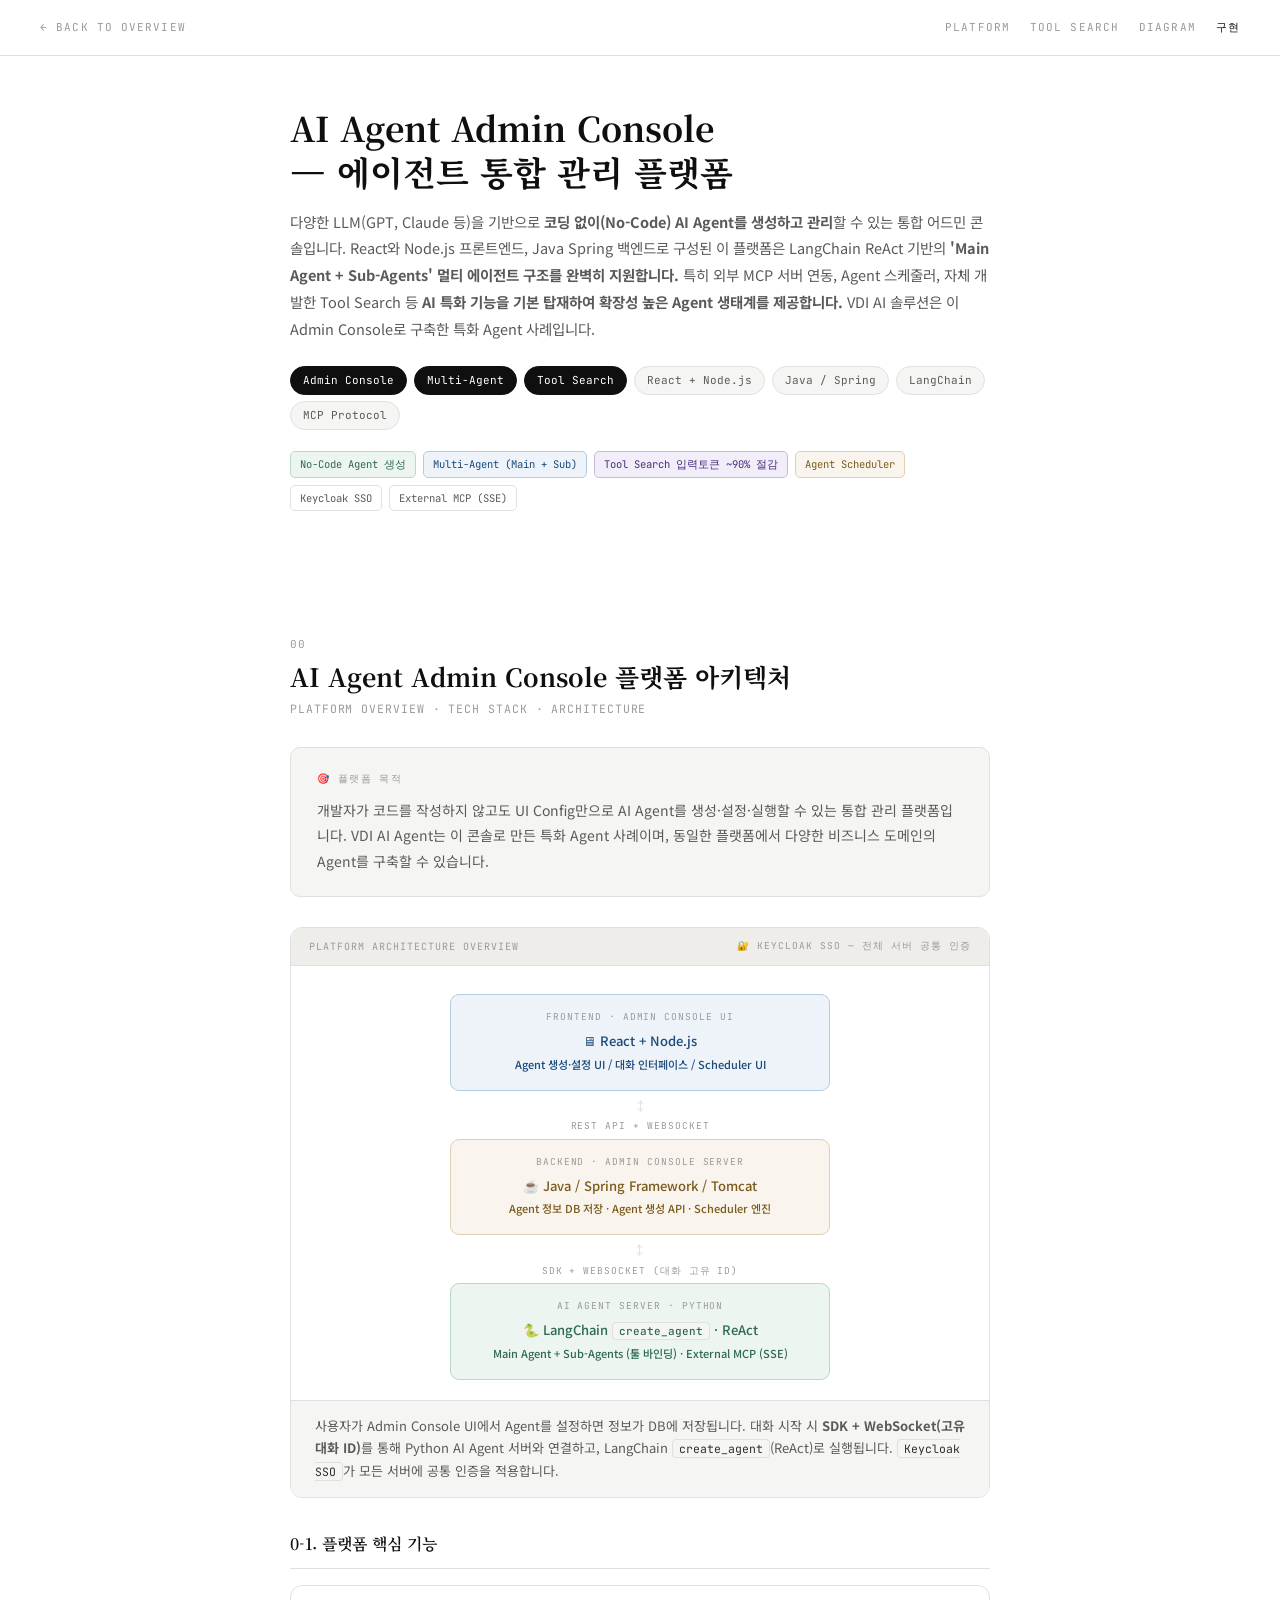
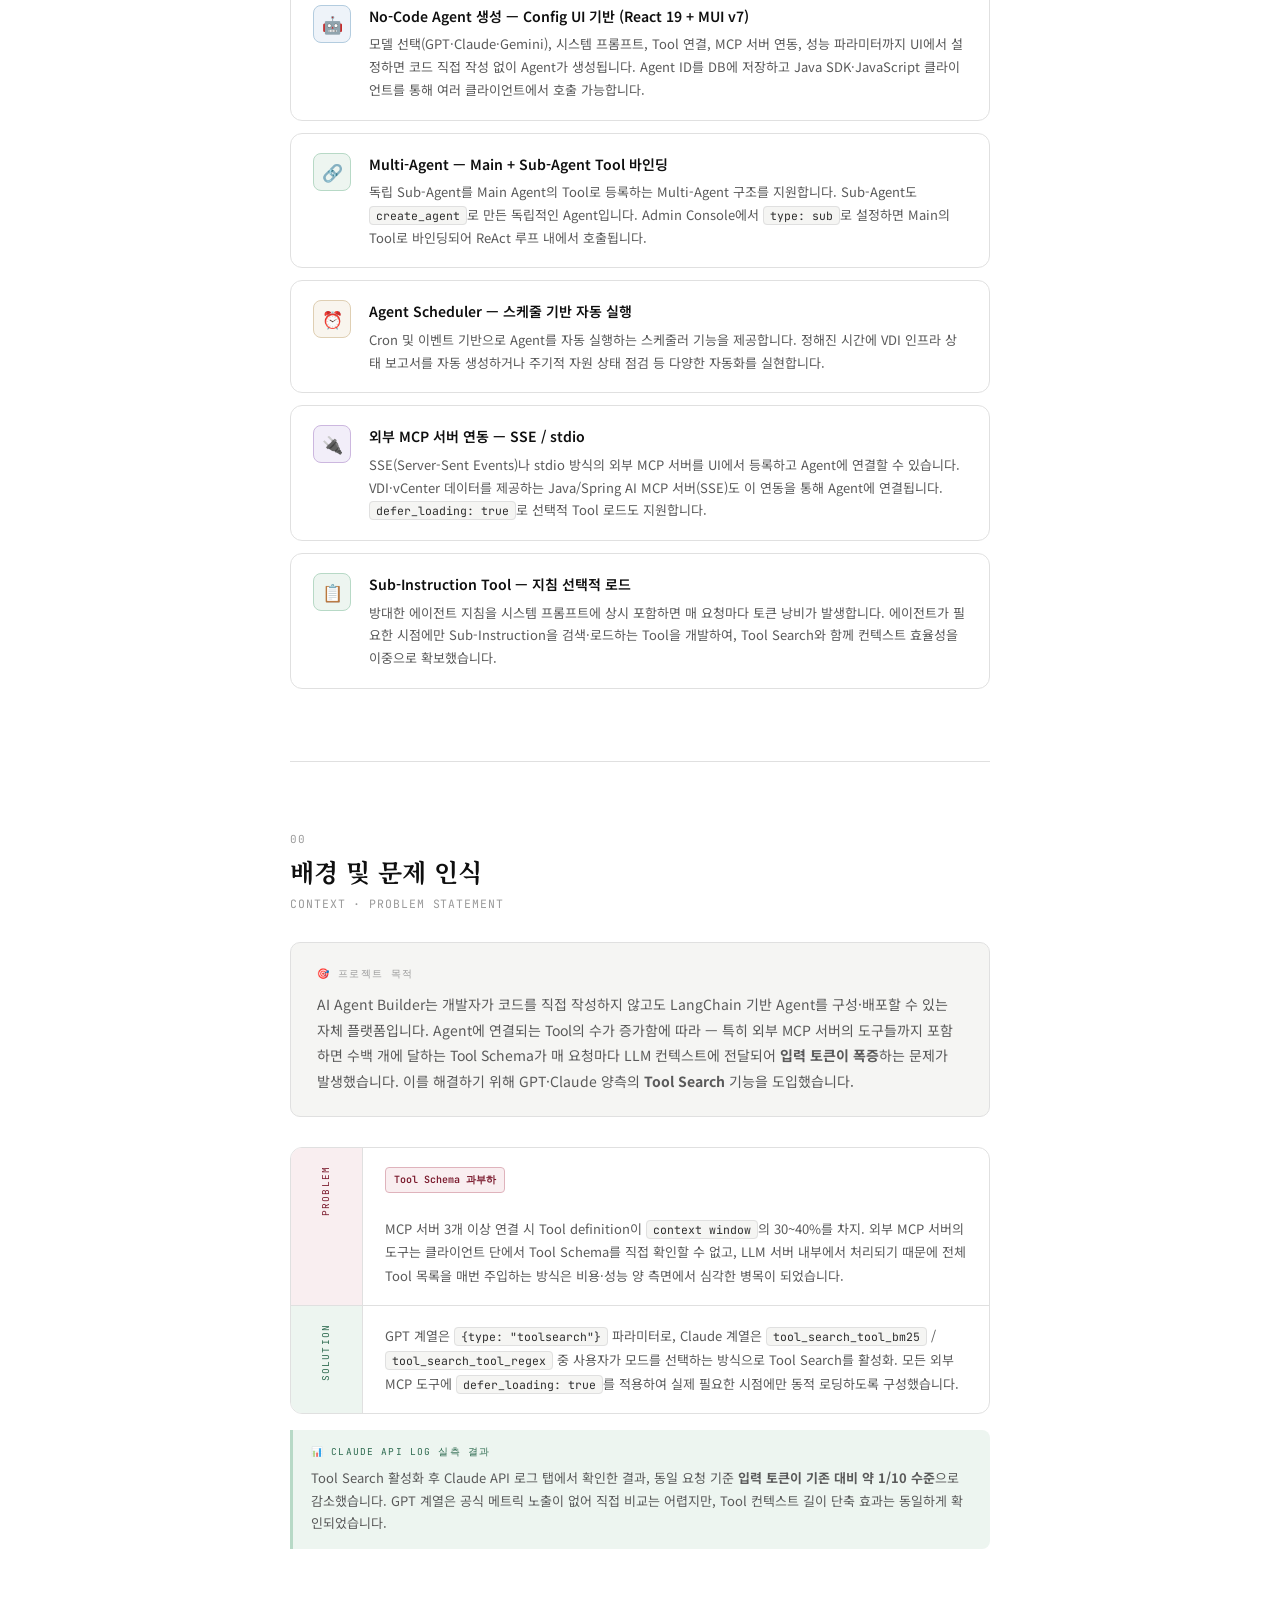
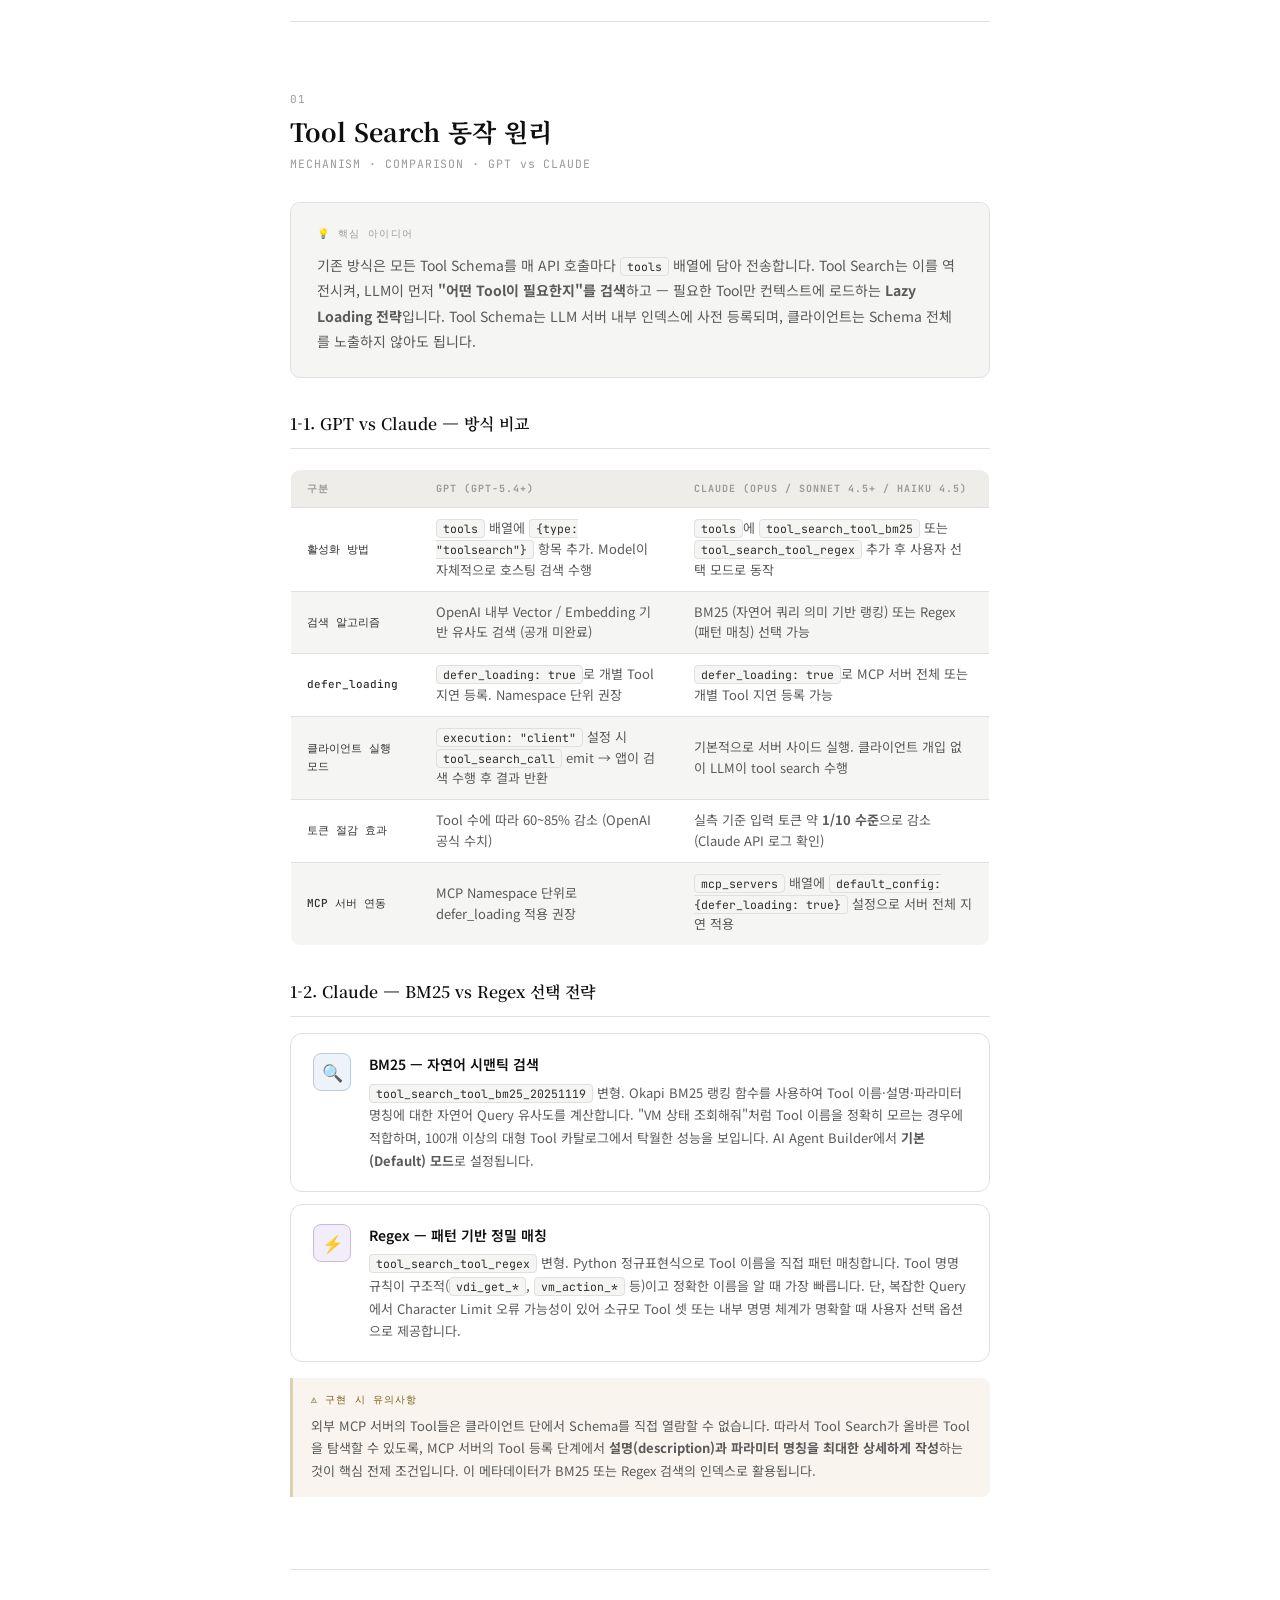
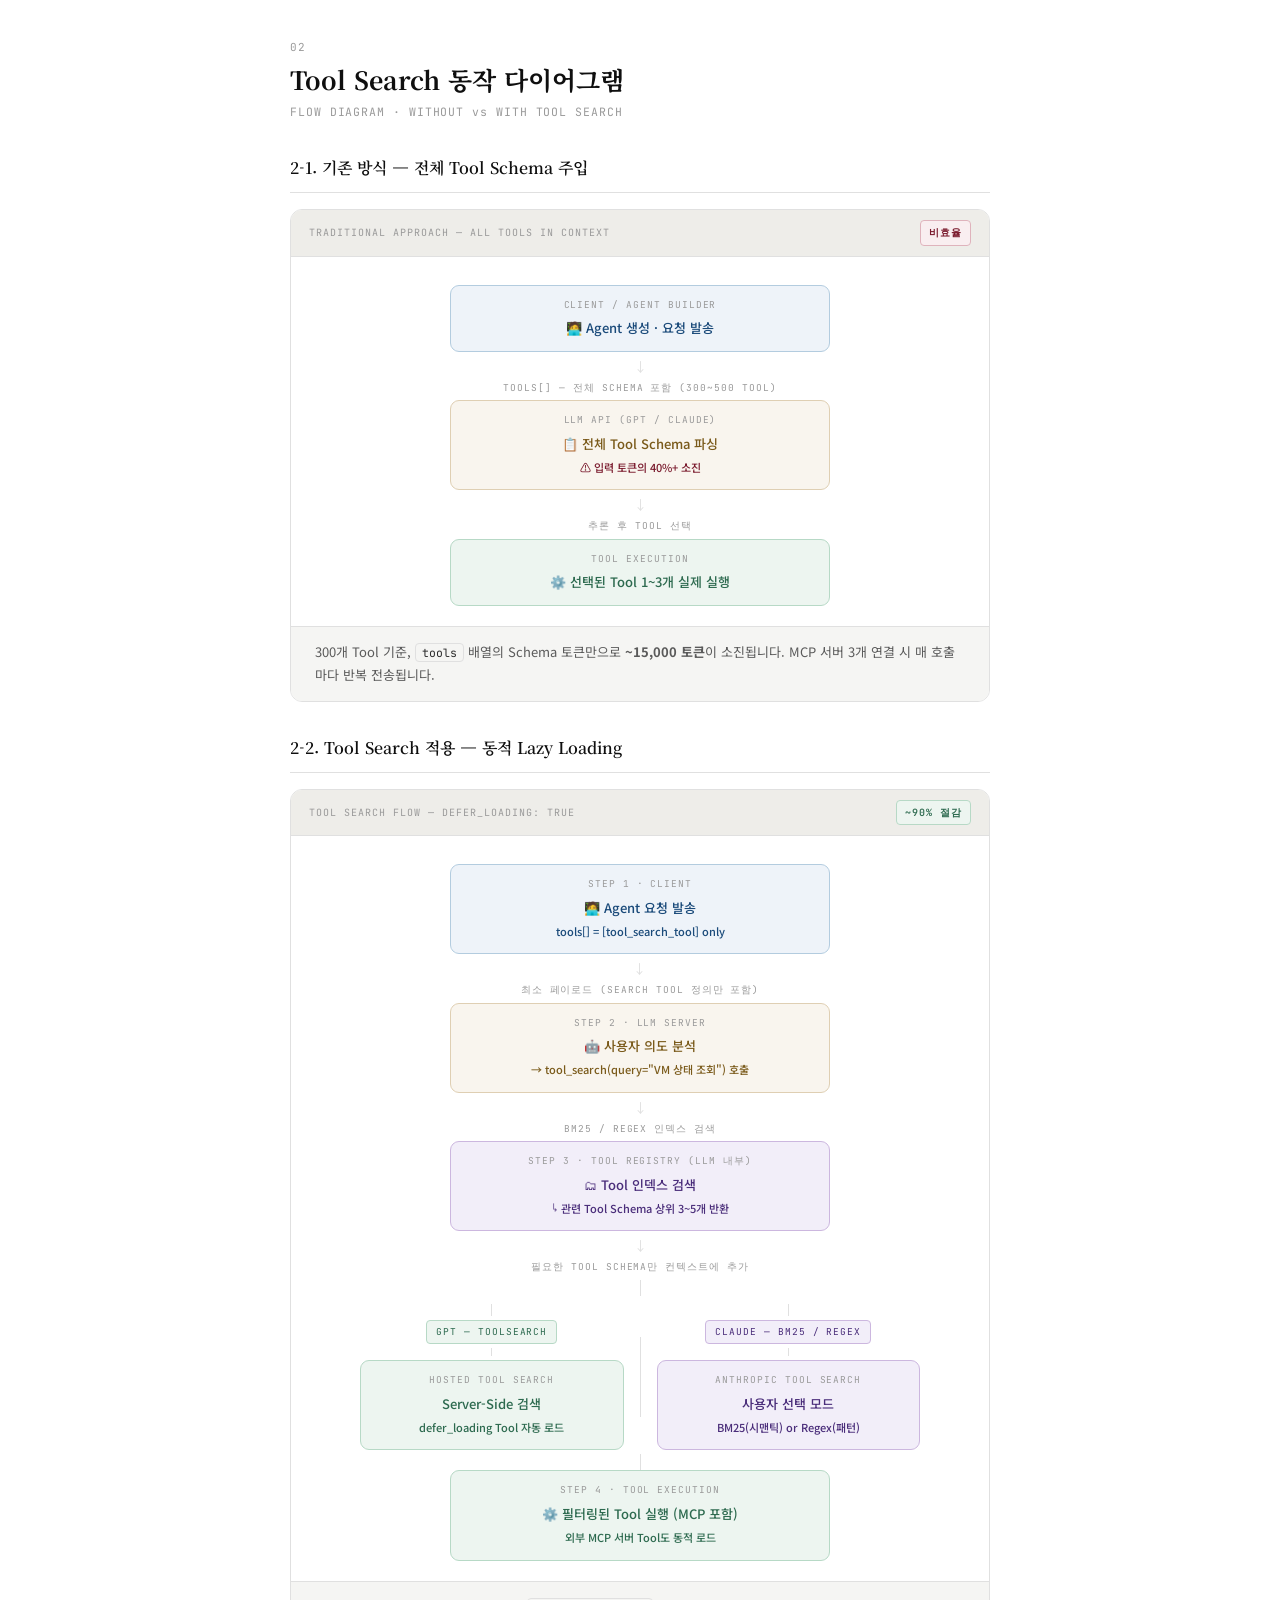
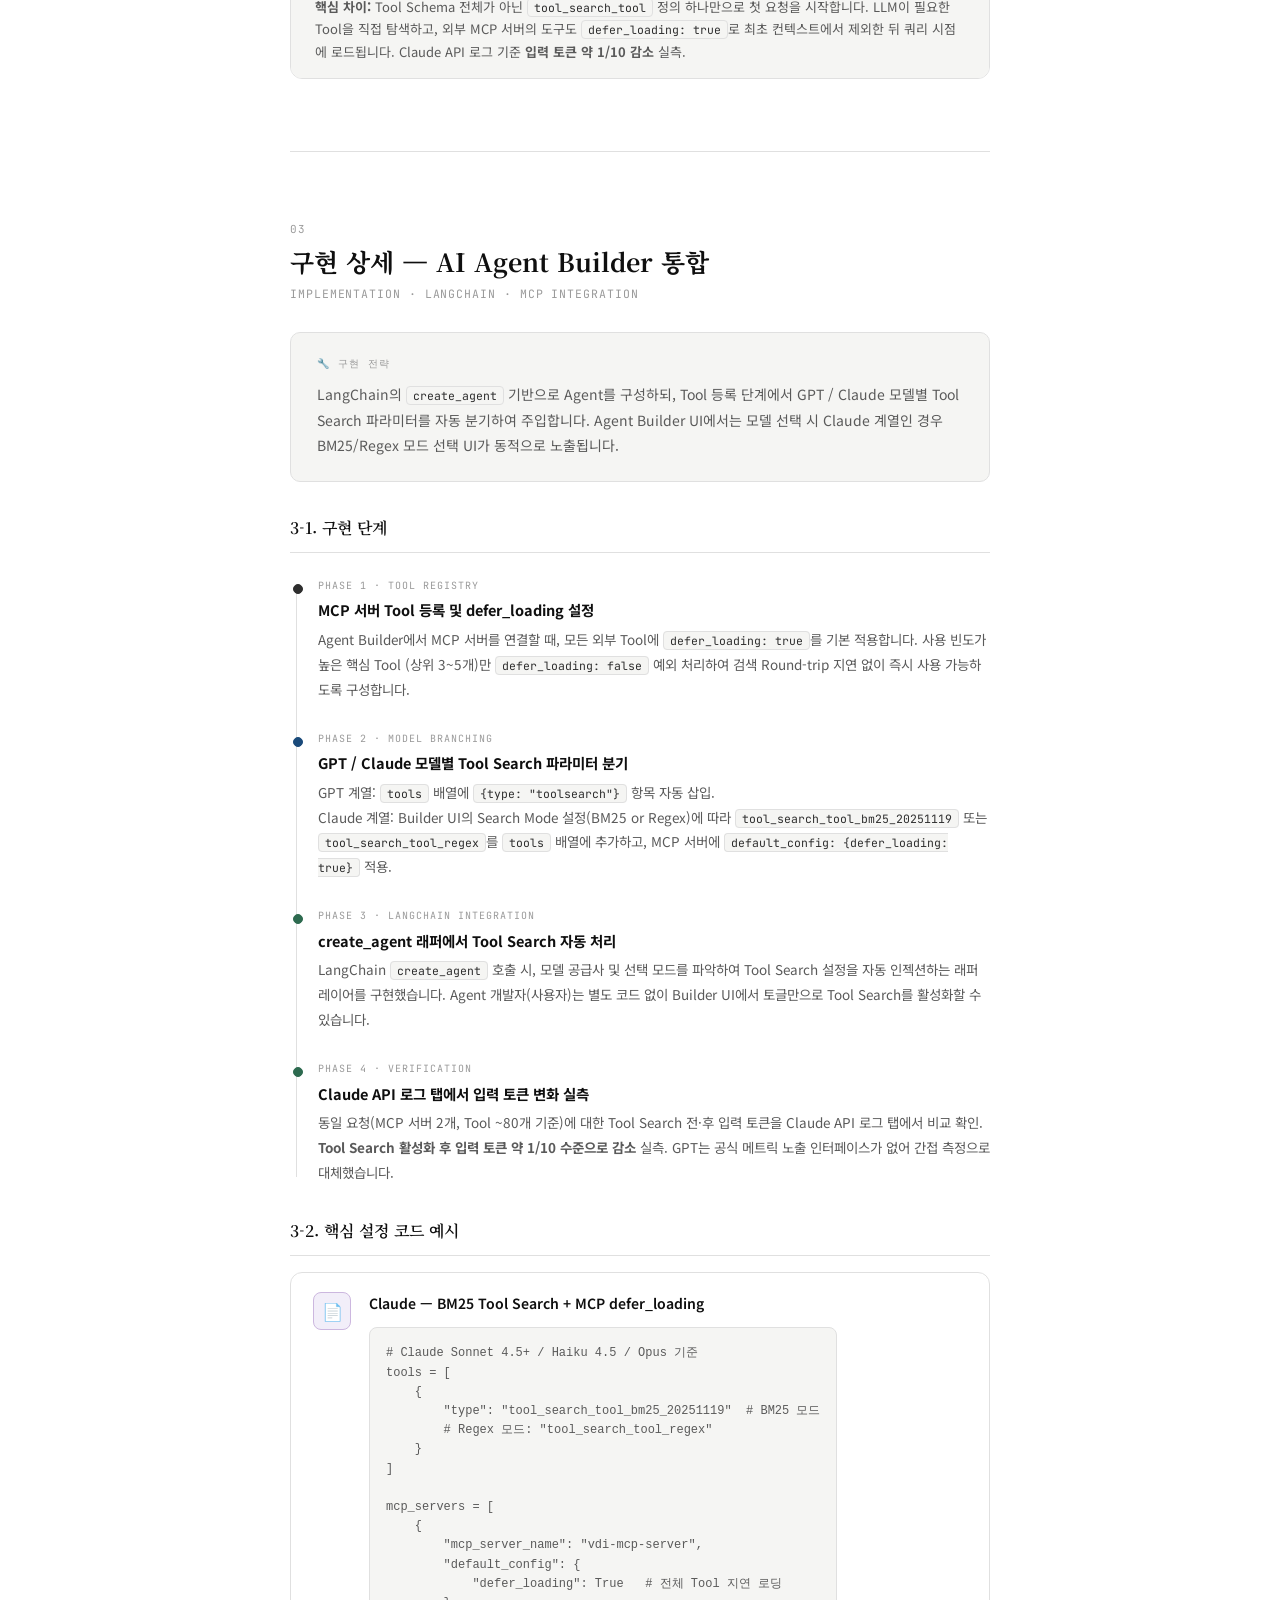
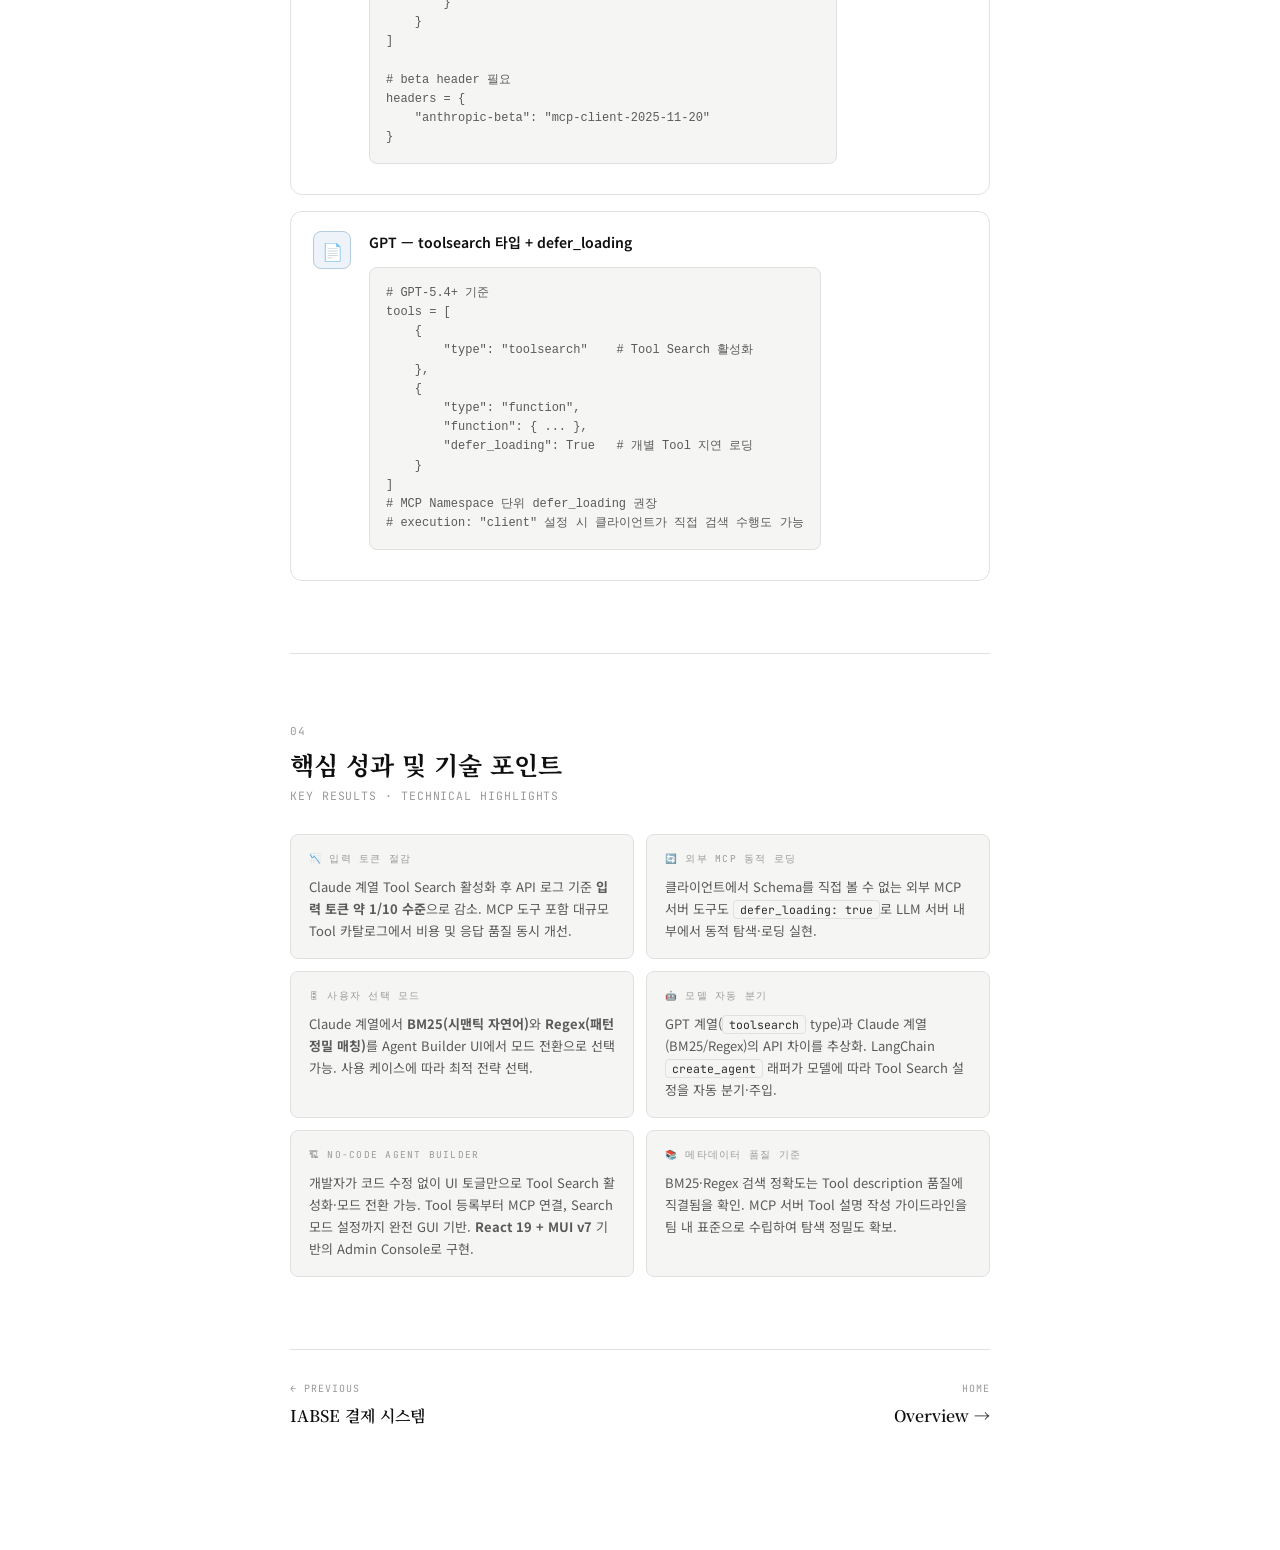
<file: project-04-tool-search.html>
<!DOCTYPE html>
<html lang="ko">

<head>
  <meta charset="UTF-8">
  <meta name="viewport" content="width=device-width, initial-scale=1.0">
  <title>AI Agent Admin Console — 에이전트 통합 관리 플랫폼</title>
  <meta name="description"
    content="GPT·Claude 모델 기반 No-Code AI Agent 관리 플랫폼 — Multi-Agent, MCP 연동, Tool Search, Context 관리, Agent Scheduler">
  <link rel="preconnect" href="https://fonts.googleapis.com">
  <link rel="preconnect" href="https://fonts.gstatic.com" crossorigin>
  <link rel="stylesheet"
    href="https://fonts.googleapis.com/css2?family=Noto+Serif+KR:wght@300;400;500;600;700&family=Noto+Sans+KR:wght@300;400;500&family=JetBrains+Mono:wght@400;500;600&display=swap">
  <link rel="stylesheet" href="assets/css/global.css">
  <style>
    /* ── DIAGRAM (Tool Search Flow) ── */
    .diagram-wrap {
      border: 1px solid var(--rule);
      border-radius: 12px;
      overflow: hidden;
      margin-bottom: 28px;
    }

    .diagram-top-bar {
      background: var(--surface-2);
      border-bottom: 1px solid var(--rule);
      padding: 10px 18px;
      font-family: 'JetBrains Mono', monospace;
      font-size: 10px;
      color: var(--ink-4);
      letter-spacing: 0.1em;
      text-transform: uppercase;
      display: flex;
      justify-content: space-between;
      align-items: center;
    }

    .diagram-body {
      padding: 28px 24px 20px;
      background: var(--white);
    }

    /* Flow diagram nodes */
    .flow-col {
      display: flex;
      flex-direction: column;
      gap: 0;
      align-items: center;
      width: 100%;
    }

    .flow-node {
      border: 1px solid var(--rule);
      border-radius: 9px;
      padding: 11px 20px;
      text-align: center;
      background: var(--white);
      min-width: 200px;
      width: 100%;
      max-width: 380px;
    }

    .flow-node .n-label {
      font-family: 'JetBrains Mono', monospace;
      font-size: 9.5px;
      text-transform: uppercase;
      letter-spacing: 0.1em;
      color: var(--ink-4);
      margin-bottom: 4px;
    }

    .flow-node .n-name {
      font-size: 13px;
      font-weight: 500;
      color: var(--ink-2);
    }

    .flow-node.blue {
      background: var(--blue-bg);
      border-color: var(--blue-border);
    }

    .flow-node.green {
      background: var(--green-bg);
      border-color: var(--green-border);
    }

    .flow-node.violet {
      background: var(--violet-bg);
      border-color: var(--violet-border);
    }

    .flow-node.amber {
      background: var(--amber-bg);
      border-color: var(--amber-border);
    }

    .flow-node.blue .n-name {
      color: var(--blue);
    }

    .flow-node.green .n-name {
      color: var(--green);
    }

    .flow-node.violet .n-name {
      color: var(--violet);
    }

    .flow-node.amber .n-name {
      color: var(--amber);
    }

    .flow-conn {
      display: flex;
      flex-direction: column;
      align-items: center;
      gap: 1px;
      margin: 4px 0;
    }

    .flow-conn .proto {
      font-family: 'JetBrains Mono', monospace;
      font-size: 9.5px;
      letter-spacing: 0.1em;
      text-transform: uppercase;
      color: var(--ink-4);
      background: var(--white);
      padding: 0 6px;
      position: relative;
      z-index: 1;
    }

    .flow-conn .arrow {
      font-size: 13px;
      color: var(--rule);
    }

    /* Split branch in diagram */
    .flow-branch {
      display: flex;
      gap: 16px;
      width: 100%;
      max-width: 560px;
      margin-top: 4px;
    }

    .flow-branch-item {
      display: flex;
      flex-direction: column;
      align-items: center;
      gap: 4px;
      flex: 1;
    }

    .flow-branch-divider {
      width: 1px;
      background: var(--rule);
      height: 80px;
      align-self: center;
    }

    .proto-badge {
      font-family: 'JetBrains Mono', monospace;
      font-size: 9.5px;
      text-transform: uppercase;
      letter-spacing: 0.1em;
      padding: 3px 9px;
      border-radius: 4px;
      border: 1px solid;
    }

    .proto-badge.green {
      color: var(--green);
      border-color: var(--green-border);
      background: var(--green-bg);
    }

    .proto-badge.blue {
      color: var(--blue);
      border-color: var(--blue-border);
      background: var(--blue-bg);
    }

    .proto-badge.violet {
      color: var(--violet);
      border-color: var(--violet-border);
      background: var(--violet-bg);
    }

    .proto-badge.amber {
      color: var(--amber);
      border-color: var(--amber-border);
      background: var(--amber-bg);
    }

    .diagram-note {
      border-top: 1px solid var(--rule);
      padding: 14px 24px;
      background: var(--surface);
      font-size: 13px;
      color: var(--ink-3);
      line-height: 1.75;
    }

    /* ── COMPARE TABLE ── */
    .compare-table {
      width: 100%;
      border-collapse: collapse;
      border: 1px solid var(--rule);
      border-radius: 10px;
      overflow: hidden;
      font-size: 13px;
      margin: 20px 0;
    }

    .compare-table thead tr {
      background: var(--surface-2);
    }

    .compare-table th {
      font-family: 'JetBrains Mono', monospace;
      font-size: 10px;
      text-transform: uppercase;
      letter-spacing: 0.1em;
      color: var(--ink-4);
      padding: 10px 16px;
      text-align: left;
      border-bottom: 1px solid var(--rule);
    }

    .compare-table td {
      padding: 10px 16px;
      border-bottom: 1px solid var(--rule);
      color: var(--ink-3);
      line-height: 1.6;
    }

    .compare-table tr:last-child td {
      border-bottom: none;
    }

    .compare-table tr:nth-child(even) td {
      background: var(--surface);
    }

    .compare-table td:first-child {
      font-family: 'JetBrains Mono', monospace;
      font-size: 11px;
      color: var(--ink-2);
      font-weight: 500;
    }

    /* ── INSIGHT BOX ── */
    .insight-box {
      border-left: 3px solid var(--blue-border);
      background: var(--blue-bg);
      border-radius: 0 8px 8px 0;
      padding: 14px 18px;
      margin: 16px 0;
      font-size: 13px;
      color: var(--ink-3);
      line-height: 1.75;
    }

    .insight-box .insight-label {
      font-family: 'JetBrains Mono', monospace;
      font-size: 9.5px;
      text-transform: uppercase;
      letter-spacing: 0.12em;
      color: var(--blue);
      margin-bottom: 6px;
    }

    .insight-box.green {
      border-left-color: var(--green-border);
      background: var(--green-bg);
    }

    .insight-box.green .insight-label {
      color: var(--green);
    }

    .insight-box.amber {
      border-left-color: var(--amber-border);
      background: var(--amber-bg);
    }

    .insight-box.amber .insight-label {
      color: var(--amber);
    }

    /* ── FOOTER NAV ── */
    .project-nav-footer {
      border-top: 1px solid var(--rule);
      display: flex;
      justify-content: space-between;
      align-items: center;
      padding-top: 30px;
      margin-top: 60px;
    }

    .project-nav-link {
      display: flex;
      flex-direction: column;
      gap: 4px;
    }

    .project-nav-link.next {
      text-align: right;
      align-items: flex-end;
    }

    .nav-label {
      font-family: 'JetBrains Mono', monospace;
      font-size: 10px;
      color: var(--ink-4);
      text-transform: uppercase;
      letter-spacing: 0.1em;
    }

    .nav-title {
      font-family: 'Noto Serif KR', serif;
      font-size: 16px;
      font-weight: 600;
      color: var(--ink);
      transition: color 0.2s;
    }

    .project-nav-link:hover .nav-title {
      color: var(--blue);
    }

    @media (max-width: 620px) {
      .page {
        padding: 0 24px 80px;
      }

      .site-nav {
        padding: 16px 24px;
        flex-direction: column;
        gap: 12px;
        align-items: flex-start;
      }

      .nav-links {
        flex-wrap: wrap;
        gap: 12px;
      }

      .flow-branch {
        flex-direction: column;
        align-items: center;
      }

      .flow-branch-divider {
        display: none;
      }
    }

    @media print {

      .site-nav,
      .project-nav-footer {
        display: none !important;
      }

      .page {
        padding: 0 !important;
        margin: 0 !important;
      }

      .section {
        page-break-inside: avoid;
      }

      body {
        -webkit-print-color-adjust: exact;
        print-color-adjust: exact;
      }
    }
  </style>
</head>

<body>
  <!-- ── NAVIGATION ── -->
  <nav class="site-nav">
    <a href="portfolio_combined.html">← Back to Overview</a>
    <div class="nav-links">
      <a href="#platform">Platform</a>
      <a href="#tool-search">Tool Search</a>
      <a href="#diagram">Diagram</a>
      <a href="#impl">구현</a>
    </div>
  </nav>

  <div class="page">

    <!-- ══ HEADER ══ -->
    <header class="site-header fade-up">

      <h1>AI Agent Admin Console<br>— 에이전트 통합 관리 플랫폼</h1>
      <p class="subtitle">
        다양한 LLM(GPT, Claude 등)을 기반으로 <strong>코딩 없이(No-Code) AI Agent를 생성하고 관리</strong>할 수 있는 통합 어드민 콘솔입니다.
        React와 Node.js 프론트엔드, Java Spring 백엔드로 구성된 이 플랫폼은 LangChain ReAct 기반의
        <strong>'Main Agent + Sub-Agents' 멀티 에이전트 구조를 완벽히 지원합니다.</strong>
        특히 외부 MCP 서버 연동, Agent 스케줄러, 자체 개발한 Tool Search 등 <strong>AI 특화 기능을 기본 탑재하여 확장성 높은 Agent 생태계를 제공합니다.</strong>
        VDI AI 솔루션은 이 Admin Console로 구축한 특화 Agent 사례입니다.
      </p>
      <div>
        <span class="role-chip primary">Admin Console</span>
        <span class="role-chip primary">Multi-Agent</span>
        <span class="role-chip primary">Tool Search</span>
        <span class="role-chip">React + Node.js</span>
        <span class="role-chip">Java / Spring</span>
        <span class="role-chip">LangChain</span>
        <span class="role-chip">MCP Protocol</span>
      </div>
      <div class="tag-row">
        <span class="tag green">No-Code Agent 생성</span>
        <span class="tag blue">Multi-Agent (Main + Sub)</span>
        <span class="tag violet">Tool Search 입력토큰 ~90% 절감</span>
        <span class="tag amber">Agent Scheduler</span>
        <span class="tag">Keycloak SSO</span>
        <span class="tag">External MCP (SSE)</span>
      </div>
    </header>

    <!-- ══ SECTION 00: PLATFORM ARCHITECTURE ══ -->
    <section id="platform" class="section fade-up">
      <div class="section-number">00</div>
      <h2 class="section-title">AI Agent Admin Console 플랫폼 아키텍처</h2>
      <div class="section-sub">PLATFORM OVERVIEW · TECH STACK · ARCHITECTURE</div>

      <div class="purpose-box">
        <div class="box-eyebrow">🎯 플랫폼 목적</div>
        <p>개발자가 코드를 작성하지 않고도 UI Config만으로 AI Agent를 생성·설정·실행할 수 있는 통합 관리 플랫폼입니다.
          VDI AI Agent는 이 콘솔로 만든 특화 Agent 사례이며, 동일한 플랫폼에서 다양한 비즈니스 도메인의 Agent를 구축할 수 있습니다.</p>
      </div>

      <!-- Platform Tech Stack -->
      <div class="diagram-wrap">
        <div class="diagram-top-bar">
          <span>Platform Architecture Overview</span>
          <span style="font-size:9.5px;">🔐 Keycloak SSO — 전체 서버 공통 인증</span>
        </div>
        <div class="diagram-body">
          <div class="flow-col">
            <!-- Frontend -->
            <div class="flow-node blue" style="max-width:380px;padding:14px 22px;">
              <div class="n-label">Frontend · Admin Console UI</div>
              <div class="n-name">🖥 React + Node.js<br>
                <span style="font-size:11px;color:var(--blue);">Agent 생성·설정 UI / 대화 인터페이스 / Scheduler UI</span>
              </div>
            </div>
            <div class="flow-conn">
              <div class="arrow">↕</div>
              <div class="proto">REST API + WebSocket</div>
            </div>
            <!-- Backend -->
            <div class="flow-node amber" style="max-width:380px;padding:14px 22px;">
              <div class="n-label">Backend · Admin Console Server</div>
              <div class="n-name">☕ Java / Spring Framework / Tomcat<br>
                <span style="font-size:11px;color:var(--amber);">Agent 정보 DB 저장 · Agent 생성 API · Scheduler 엔진</span>
              </div>
            </div>
            <div class="flow-conn">
              <div class="arrow">↕</div>
              <div class="proto">SDK + WebSocket (대화 고유 ID)</div>
            </div>
            <!-- AI Agent Server -->
            <div class="flow-node green" style="max-width:380px;padding:14px 22px;">
              <div class="n-label">AI Agent Server · Python</div>
              <div class="n-name">🐍 LangChain <code style="font-size:11px;color:var(--green);">create_agent</code> ·
                ReAct<br>
                <span style="font-size:11px;color:var(--green);">Main Agent + Sub-Agents (툴 바인딩) · External MCP
                  (SSE)</span>
              </div>
            </div>
          </div>
        </div>
        <div class="diagram-note">
          사용자가 Admin Console UI에서 Agent를 설정하면 정보가 DB에 저장됩니다.
          대화 시작 시 <strong>SDK + WebSocket(고유 대화 ID)</strong>를 통해 Python AI Agent 서버와 연결하고,
          LangChain <code>create_agent</code>(ReAct)로 실행됩니다. <code>Keycloak SSO</code>가 모든 서버에 공통 인증을 적용합니다.
        </div>
      </div>

      <!-- Key Platform Features -->
      <div class="subsection-title">0-1. 플랫폼 핵심 기능</div>

      <div class="card">
        <div class="card-icon blue">🤖</div>
        <div>
          <div class="card-title">No-Code Agent 생성 — Config UI 기반 (React 19 + MUI v7)</div>
          <div class="card-desc">모델 선택(GPT·Claude·Gemini), 시스템 프롬프트, Tool 연결, MCP 서버 연동, 성능 파라미터까지 UI에서 설정하면 코드 직접 작성 없이
            Agent가 생성됩니다. Agent ID를 DB에 저장하고 Java SDK·JavaScript 클라이언트를 통해 여러 클라이언트에서 호출 가능합니다.</div>
        </div>
      </div>

      <div class="card">
        <div class="card-icon green">🔗</div>
        <div>
          <div class="card-title">Multi-Agent — Main + Sub-Agent Tool 바인딩</div>
          <div class="card-desc">독립 Sub-Agent를 Main Agent의 Tool로 등록하는 Multi-Agent 구조를 지원합니다. Sub-Agent도
            <code>create_agent</code>로 만든 독립적인 Agent입니다. Admin Console에서 <code>type: sub</code>로 설정하면 Main의 Tool로 바인딩되어
            ReAct 루프 내에서 호출됩니다.</div>
        </div>
      </div>

      <div class="card">
        <div class="card-icon amber">⏰</div>
        <div>
          <div class="card-title">Agent Scheduler — 스케줄 기반 자동 실행</div>
          <div class="card-desc">Cron 및 이벤트 기반으로 Agent를 자동 실행하는 스케줄러 기능을 제공합니다. 정해진 시간에 VDI 인프라 상태 보고서를 자동 생성하거나 주기적 자원
            상태 점검 등 다양한 자동화를 실현합니다.</div>
        </div>
      </div>

      <div class="card">
        <div class="card-icon violet">🔌</div>
        <div>
          <div class="card-title">외부 MCP 서버 연동 — SSE / stdio</div>
          <div class="card-desc">SSE(Server-Sent Events)나 stdio 방식의 외부 MCP 서버를 UI에서 등록하고 Agent에 연결할 수 있습니다. VDI·vCenter
            데이터를 제공하는 Java/Spring AI MCP 서버(SSE)도 이 연동을 통해 Agent에 연결됩니다. <code>defer_loading: true</code>로 선택적 Tool 로드도
            지원합니다.</div>
        </div>
      </div>

      <div class="card">
        <div class="card-icon green">📋</div>
        <div>
          <div class="card-title">Sub-Instruction Tool — 지침 선택적 로드</div>
          <div class="card-desc">방대한 에이전트 지침을 시스템 프롬프트에 상시 포함하면 매 요청마다 토큰 낭비가 발생합니다. 에이전트가 필요한 시점에만 Sub-Instruction을
            검색·로드하는 Tool을 개발하여, Tool Search와 함께 컨텍스트 효율성을 이중으로 확보했습니다.</div>
        </div>
      </div>

    </section>

    <hr class="rule">

    <!-- ══ SECTION 00: OVERVIEW ══ -->
    <section id="overview" class="section fade-up">
      <div class="section-number">00</div>
      <h2 class="section-title">배경 및 문제 인식</h2>
      <div class="section-sub">CONTEXT · PROBLEM STATEMENT</div>

      <div class="purpose-box">
        <div class="box-eyebrow">🎯 프로젝트 목적</div>
        <p>
          AI Agent Builder는 개발자가 코드를 직접 작성하지 않고도 LangChain 기반 Agent를 구성·배포할 수 있는
          자체 플랫폼입니다. Agent에 연결되는 Tool의 수가 증가함에 따라 — 특히 외부 MCP 서버의 도구들까지 포함하면
          수백 개에 달하는 Tool Schema가 매 요청마다 LLM 컨텍스트에 전달되어 <strong>입력 토큰이 폭증</strong>하는
          문제가 발생했습니다. 이를 해결하기 위해 GPT·Claude 양측의 <strong>Tool Search</strong> 기능을 도입했습니다.
        </p>
      </div>

      <div class="ps-box">
        <div class="ps-row problem">
          <div class="ps-side">
            <div class="ps-side-label">Problem</div>
          </div>
          <div class="ps-content">
            <span class="badge">Tool Schema 과부하</span><br><br>
            MCP 서버 3개 이상 연결 시 Tool definition이 <code>context window</code>의 30~40%를 차지.
            외부 MCP 서버의 도구는 클라이언트 단에서 Tool Schema를 직접 확인할 수 없고,
            LLM 서버 내부에서 처리되기 때문에 전체 Tool 목록을 매번 주입하는 방식은 비용·성능 양 측면에서 심각한 병목이 되었습니다.
          </div>
        </div>
        <hr class="ps-divider">
        <div class="ps-row solution">
          <div class="ps-side">
            <div class="ps-side-label">Solution</div>
          </div>
          <div class="ps-content">
            GPT 계열은 <code>{type: "toolsearch"}</code> 파라미터로, Claude 계열은
            <code>tool_search_tool_bm25</code> / <code>tool_search_tool_regex</code> 중
            사용자가 모드를 선택하는 방식으로 Tool Search를 활성화.
            모든 외부 MCP 도구에 <code>defer_loading: true</code>를 적용하여 실제 필요한 시점에만 동적 로딩하도록 구성했습니다.
          </div>
        </div>
      </div>

      <div class="insight-box green">
        <div class="insight-label">📊 Claude API Log 실측 결과</div>
        Tool Search 활성화 후 Claude API 로그 탭에서 확인한 결과, 동일 요청 기준 <strong>입력 토큰이 기존 대비 약 1/10 수준</strong>으로 감소했습니다.
        GPT 계열은 공식 메트릭 노출이 없어 직접 비교는 어렵지만, Tool 컨텍스트 길이 단축 효과는 동일하게 확인되었습니다.
      </div>
    </section>

    <hr class="rule">

    <!-- ══ SECTION 01: TOOL SEARCH 원리 ══ -->
    <section id="tool-search" class="section fade-up">
      <div class="section-number">01</div>
      <h2 class="section-title">Tool Search 동작 원리</h2>
      <div class="section-sub">MECHANISM · COMPARISON · GPT vs CLAUDE</div>

      <div class="purpose-box">
        <div class="box-eyebrow">💡 핵심 아이디어</div>
        <p>
          기존 방식은 모든 Tool Schema를 매 API 호출마다 <code>tools</code> 배열에 담아 전송합니다.
          Tool Search는 이를 역전시켜, LLM이 먼저 <strong>"어떤 Tool이 필요한지"를 검색</strong>하고
          — 필요한 Tool만 컨텍스트에 로드하는 <strong>Lazy Loading 전략</strong>입니다.
          Tool Schema는 LLM 서버 내부 인덱스에 사전 등록되며, 클라이언트는 Schema 전체를 노출하지 않아도 됩니다.
        </p>
      </div>

      <!-- GPT vs Claude 비교 -->
      <div class="subsection-title">1-1. GPT vs Claude — 방식 비교</div>

      <table class="compare-table">
        <thead>
          <tr>
            <th>구분</th>
            <th>GPT (gpt-5.4+)</th>
            <th>Claude (Opus / Sonnet 4.5+ / Haiku 4.5)</th>
          </tr>
        </thead>
        <tbody>
          <tr>
            <td>활성화 방법</td>
            <td><code>tools</code> 배열에 <code>{type: "toolsearch"}</code> 항목 추가. Model이 자체적으로 호스팅 검색 수행</td>
            <td><code>tools</code>에 <code>tool_search_tool_bm25</code> 또는 <code>tool_search_tool_regex</code> 추가 후 사용자
              선택 모드로 동작</td>
          </tr>
          <tr>
            <td>검색 알고리즘</td>
            <td>OpenAI 내부 Vector / Embedding 기반 유사도 검색 (공개 미완료)</td>
            <td>BM25 (자연어 쿼리 의미 기반 랭킹) 또는 Regex (패턴 매칭) 선택 가능</td>
          </tr>
          <tr>
            <td>defer_loading</td>
            <td><code>defer_loading: true</code>로 개별 Tool 지연 등록. Namespace 단위 권장</td>
            <td><code>defer_loading: true</code>로 MCP 서버 전체 또는 개별 Tool 지연 등록 가능</td>
          </tr>
          <tr>
            <td>클라이언트 실행 모드</td>
            <td><code>execution: "client"</code> 설정 시 <code>tool_search_call</code> emit → 앱이 검색 수행 후 결과 반환</td>
            <td>기본적으로 서버 사이드 실행. 클라이언트 개입 없이 LLM이 tool search 수행</td>
          </tr>
          <tr>
            <td>토큰 절감 효과</td>
            <td>Tool 수에 따라 60~85% 감소 (OpenAI 공식 수치)</td>
            <td>실측 기준 입력 토큰 약 <strong>1/10 수준</strong>으로 감소 (Claude API 로그 확인)</td>
          </tr>
          <tr>
            <td>MCP 서버 연동</td>
            <td>MCP Namespace 단위로 defer_loading 적용 권장</td>
            <td><code>mcp_servers</code> 배열에 <code>default_config: {defer_loading: true}</code> 설정으로 서버 전체 지연 적용</td>
          </tr>
        </tbody>
      </table>

      <!-- BM25 vs Regex -->
      <div class="subsection-title">1-2. Claude — BM25 vs Regex 선택 전략</div>

      <div class="card">
        <div class="card-icon blue">🔍</div>
        <div>
          <div class="card-title">BM25 — 자연어 시맨틱 검색</div>
          <div class="card-desc">
            <code>tool_search_tool_bm25_20251119</code> 변형. Okapi BM25 랭킹 함수를 사용하여
            Tool 이름·설명·파라미터 명칭에 대한 자연어 Query 유사도를 계산합니다.
            "VM 상태 조회해줘"처럼 Tool 이름을 정확히 모르는 경우에 적합하며,
            100개 이상의 대형 Tool 카탈로그에서 탁월한 성능을 보입니다.
            AI Agent Builder에서 <strong>기본(Default) 모드</strong>로 설정됩니다.
          </div>
        </div>
      </div>

      <div class="card">
        <div class="card-icon violet">⚡</div>
        <div>
          <div class="card-title">Regex — 패턴 기반 정밀 매칭</div>
          <div class="card-desc">
            <code>tool_search_tool_regex</code> 변형. Python 정규표현식으로 Tool 이름을 직접 패턴 매칭합니다.
            Tool 명명 규칙이 구조적(<code>vdi_get_*</code>, <code>vm_action_*</code> 등)이고
            정확한 이름을 알 때 가장 빠릅니다. 단, 복잡한 Query에서 Character Limit 오류 가능성이 있어
            소규모 Tool 셋 또는 내부 명명 체계가 명확할 때 사용자 선택 옵션으로 제공합니다.
          </div>
        </div>
      </div>

      <div class="insight-box amber">
        <div class="insight-label">⚠️ 구현 시 유의사항</div>
        외부 MCP 서버의 Tool들은 클라이언트 단에서 Schema를 직접 열람할 수 없습니다.
        따라서 Tool Search가 올바른 Tool을 탐색할 수 있도록, MCP 서버의 Tool 등록 단계에서
        <strong>설명(description)과 파라미터 명칭을 최대한 상세하게 작성</strong>하는 것이 핵심 전제 조건입니다.
        이 메타데이터가 BM25 또는 Regex 검색의 인덱스로 활용됩니다.
      </div>
    </section>

    <hr class="rule">

    <!-- ══ SECTION 02: DIAGRAM ══ -->
    <section id="diagram" class="section fade-up">
      <div class="section-number">02</div>
      <h2 class="section-title">Tool Search 동작 다이어그램</h2>
      <div class="section-sub">FLOW DIAGRAM · WITHOUT vs WITH TOOL SEARCH</div>

      <!-- Diagram A: 기존 방식 -->
      <div class="subsection-title">2-1. 기존 방식 — 전체 Tool Schema 주입</div>
      <div class="diagram-wrap">
        <div class="diagram-top-bar">
          <span>Traditional Approach — All Tools in Context</span>
          <span class="badge">비효율</span>
        </div>
        <div class="diagram-body">
          <div class="flow-col">
            <div class="flow-node blue">
              <div class="n-label">Client / Agent Builder</div>
              <div class="n-name">🧑‍💻 Agent 생성 · 요청 발송</div>
            </div>
            <div class="flow-conn">
              <div class="arrow">↓</div>
              <div class="proto">tools[] — 전체 Schema 포함 (300~500 Tool)</div>
            </div>
            <div class="flow-node amber" style="max-width:380px;">
              <div class="n-label">LLM API (GPT / Claude)</div>
              <div class="n-name">📋 전체 Tool Schema 파싱<br>
                <span style="font-size:11px;color:var(--red);">⚠ 입력 토큰의 40%+ 소진</span>
              </div>
            </div>
            <div class="flow-conn">
              <div class="arrow">↓</div>
              <div class="proto">추론 후 Tool 선택</div>
            </div>
            <div class="flow-node green">
              <div class="n-label">Tool Execution</div>
              <div class="n-name">⚙️ 선택된 Tool 1~3개 실제 실행</div>
            </div>
          </div>
        </div>
        <div class="diagram-note">
          300개 Tool 기준, <code>tools</code> 배열의 Schema 토큰만으로 <strong>~15,000 토큰</strong>이 소진됩니다.
          MCP 서버 3개 연결 시 매 호출마다 반복 전송됩니다.
        </div>
      </div>

      <!-- Diagram B: Tool Search 적용 -->
      <div class="subsection-title">2-2. Tool Search 적용 — 동적 Lazy Loading</div>
      <div class="diagram-wrap">
        <div class="diagram-top-bar">
          <span>Tool Search Flow — defer_loading: true</span>
          <span class="badge solved">~90% 절감</span>
        </div>
        <div class="diagram-body">
          <div class="flow-col">
            <!-- Step 1 -->
            <div class="flow-node blue">
              <div class="n-label">Step 1 · Client</div>
              <div class="n-name">🧑‍💻 Agent 요청 발송<br>
                <span style="font-size:11px;color:var(--blue);">tools[] = [tool_search_tool] only</span>
              </div>
            </div>
            <div class="flow-conn">
              <div class="arrow">↓</div>
              <div class="proto">최소 페이로드 (Search Tool 정의만 포함)</div>
            </div>

            <!-- Step 2 -->
            <div class="flow-node amber" style="max-width:380px;">
              <div class="n-label">Step 2 · LLM Server</div>
              <div class="n-name">🤖 사용자 의도 분석<br>
                <span style="font-size:11px;color:var(--amber);">→ tool_search(query="VM 상태 조회") 호출</span>
              </div>
            </div>
            <div class="flow-conn">
              <div class="arrow">↓</div>
              <div class="proto">BM25 / Regex 인덱스 검색</div>
            </div>

            <!-- Step 3 -->
            <div class="flow-node violet" style="max-width:380px;">
              <div class="n-label">Step 3 · Tool Registry (LLM 내부)</div>
              <div class="n-name">🗂 Tool 인덱스 검색<br>
                <span style="font-size:11px;color:var(--violet);">↳ 관련 Tool Schema 상위 3~5개 반환</span>
              </div>
            </div>
            <div class="flow-conn">
              <div class="arrow">↓</div>
              <div class="proto">필요한 Tool Schema만 컨텍스트에 추가</div>
            </div>

            <!-- Step 4 branch -->
            <div style="display:flex;justify-content:center;width:100%;margin-bottom:4px;">
              <div style="height:16px;width:1px;background:var(--rule);"></div>
            </div>
            <div class="flow-branch" style="max-width:560px;">
              <div class="flow-branch-item">
                <div style="height:12px;width:1px;background:var(--rule);"></div>
                <div class="proto-badge green">GPT — toolsearch</div>
                <div style="height:8px;width:1px;background:var(--rule);"></div>
                <div class="flow-node green" style="width:100%;">
                  <div class="n-label">Hosted Tool Search</div>
                  <div class="n-name">Server-Side 검색<br>
                    <span style="font-size:11px;">defer_loading Tool 자동 로드</span>
                  </div>
                </div>
              </div>
              <div class="flow-branch-divider"></div>
              <div class="flow-branch-item">
                <div style="height:12px;width:1px;background:var(--rule);"></div>
                <div class="proto-badge violet">Claude — BM25 / Regex</div>
                <div style="height:8px;width:1px;background:var(--rule);"></div>
                <div class="flow-node violet" style="width:100%;">
                  <div class="n-label">Anthropic Tool Search</div>
                  <div class="n-name">사용자 선택 모드<br>
                    <span style="font-size:11px;">BM25(시맨틱) or Regex(패턴)</span>
                  </div>
                </div>
              </div>
            </div>
            <div style="display:flex;justify-content:center;width:100%;margin-top:4px;">
              <div style="height:16px;width:1px;background:var(--rule);"></div>
            </div>

            <!-- Step 5 -->
            <div class="flow-node green">
              <div class="n-label">Step 4 · Tool Execution</div>
              <div class="n-name">⚙️ 필터링된 Tool 실행 (MCP 포함)<br>
                <span style="font-size:11px;color:var(--green);">외부 MCP 서버 Tool도 동적 로드</span>
              </div>
            </div>
          </div>
        </div>
        <div class="diagram-note">
          <strong>핵심 차이:</strong> Tool Schema 전체가 아닌 <code>tool_search_tool</code> 정의 하나만으로 첫 요청을 시작합니다.
          LLM이 필요한 Tool을 직접 탐색하고, 외부 MCP 서버의 도구도 <code>defer_loading: true</code>로
          최초 컨텍스트에서 제외한 뒤 쿼리 시점에 로드됩니다.
          Claude API 로그 기준 <strong>입력 토큰 약 1/10 감소</strong> 실측.
        </div>
      </div>
    </section>

    <hr class="rule">

    <!-- ══ SECTION 03: 구현 상세 ══ -->
    <section id="impl" class="section fade-up">
      <div class="section-number">03</div>
      <h2 class="section-title">구현 상세 — AI Agent Builder 통합</h2>
      <div class="section-sub">IMPLEMENTATION · LANGCHAIN · MCP INTEGRATION</div>

      <div class="purpose-box">
        <div class="box-eyebrow">🔧 구현 전략</div>
        <p>
          LangChain의 <code>create_agent</code> 기반으로 Agent를 구성하되,
          Tool 등록 단계에서 GPT / Claude 모델별 Tool Search 파라미터를 자동 분기하여 주입합니다.
          Agent Builder UI에서는 모델 선택 시 Claude 계열인 경우 BM25/Regex 모드 선택 UI가 동적으로 노출됩니다.
        </p>
      </div>

      <!-- 구현 타임라인 -->
      <div class="subsection-title">3-1. 구현 단계</div>
      <div class="timeline">
        <div class="tl-item active">
          <div class="tl-dot"></div>
          <div class="phase">Phase 1 · Tool Registry</div>
          <div class="tl-title">MCP 서버 Tool 등록 및 defer_loading 설정</div>
          <div class="tl-desc">
            Agent Builder에서 MCP 서버를 연결할 때, 모든 외부 Tool에
            <code>defer_loading: true</code>를 기본 적용합니다.
            사용 빈도가 높은 핵심 Tool (상위 3~5개)만 <code>defer_loading: false</code> 예외 처리하여
            검색 Round-trip 지연 없이 즉시 사용 가능하도록 구성합니다.
          </div>
        </div>
        <div class="tl-item blue">
          <div class="tl-dot"></div>
          <div class="phase">Phase 2 · Model Branching</div>
          <div class="tl-title">GPT / Claude 모델별 Tool Search 파라미터 분기</div>
          <div class="tl-desc">
            GPT 계열: <code>tools</code> 배열에 <code>{type: "toolsearch"}</code> 항목 자동 삽입.<br>
            Claude 계열: Builder UI의 Search Mode 설정(BM25 or Regex)에 따라
            <code>tool_search_tool_bm25_20251119</code> 또는 <code>tool_search_tool_regex</code>를
            <code>tools</code> 배열에 추가하고, MCP 서버에 <code>default_config: {defer_loading: true}</code> 적용.
          </div>
        </div>
        <div class="tl-item accent">
          <div class="tl-dot"></div>
          <div class="phase">Phase 3 · LangChain Integration</div>
          <div class="tl-title">create_agent 래퍼에서 Tool Search 자동 처리</div>
          <div class="tl-desc">
            LangChain <code>create_agent</code> 호출 시, 모델 공급사 및 선택 모드를 파악하여
            Tool Search 설정을 자동 인젝션하는 래퍼 레이어를 구현했습니다.
            Agent 개발자(사용자)는 별도 코드 없이 Builder UI에서 토글만으로 Tool Search를 활성화할 수 있습니다.
          </div>
        </div>
        <div class="tl-item accent">
          <div class="tl-dot"></div>
          <div class="phase">Phase 4 · Verification</div>
          <div class="tl-title">Claude API 로그 탭에서 입력 토큰 변화 실측</div>
          <div class="tl-desc">
            동일 요청(MCP 서버 2개, Tool ~80개 기준)에 대한 Tool Search 전·후
            입력 토큰을 Claude API 로그 탭에서 비교 확인.
            <strong>Tool Search 활성화 후 입력 토큰 약 1/10 수준으로 감소</strong> 실측.
            GPT는 공식 메트릭 노출 인터페이스가 없어 간접 측정으로 대체했습니다.
          </div>
        </div>
      </div>

      <!-- 코드 예시 -->
      <div class="subsection-title">3-2. 핵심 설정 코드 예시</div>

      <div class="card" style="margin-bottom:16px;">
        <div class="card-icon violet">📄</div>
        <div>
          <div class="card-title">Claude — BM25 Tool Search + MCP defer_loading</div>
          <div class="card-desc">
            <pre class="code-block"># Claude Sonnet 4.5+ / Haiku 4.5 / Opus 기준
tools = [
    {
        "type": "tool_search_tool_bm25_20251119"  # BM25 모드
        # Regex 모드: "tool_search_tool_regex"
    }
]

mcp_servers = [
    {
        "mcp_server_name": "vdi-mcp-server",
        "default_config": {
            "defer_loading": True   # 전체 Tool 지연 로딩
        }
    }
]

# beta header 필요
headers = {
    "anthropic-beta": "mcp-client-2025-11-20"
}</pre>
          </div>
        </div>
      </div>

      <div class="card">
        <div class="card-icon blue">📄</div>
        <div>
          <div class="card-title">GPT — toolsearch 타입 + defer_loading</div>
          <div class="card-desc">
            <pre class="code-block"># GPT-5.4+ 기준
tools = [
    {
        "type": "toolsearch"    # Tool Search 활성화
    },
    {
        "type": "function",
        "function": { ... },
        "defer_loading": True   # 개별 Tool 지연 로딩
    }
]
# MCP Namespace 단위 defer_loading 권장
# execution: "client" 설정 시 클라이언트가 직접 검색 수행도 가능</pre>
          </div>
        </div>
      </div>
    </section>

    <hr class="rule">

    <!-- ══ SECTION 04: KEY POINTS ══ -->
    <section class="section fade-up">
      <div class="section-number">04</div>
      <h2 class="section-title">핵심 성과 및 기술 포인트</h2>
      <div class="section-sub">KEY RESULTS · TECHNICAL HIGHLIGHTS</div>

      <div class="kp-grid">
        <div class="kp-box">
          <div class="kp-label">📉 입력 토큰 절감</div>
          <p>Claude 계열 Tool Search 활성화 후 API 로그 기준 <strong>입력 토큰 약 1/10 수준</strong>으로 감소.
            MCP 도구 포함 대규모 Tool 카탈로그에서 비용 및 응답 품질 동시 개선.</p>
        </div>
        <div class="kp-box">
          <div class="kp-label">🔄 외부 MCP 동적 로딩</div>
          <p>클라이언트에서 Schema를 직접 볼 수 없는 외부 MCP 서버 도구도
            <code>defer_loading: true</code>로 LLM 서버 내부에서 동적 탐색·로딩 실현.
          </p>
        </div>
        <div class="kp-box">
          <div class="kp-label">🎛 사용자 선택 모드</div>
          <p>Claude 계열에서 <strong>BM25(시맨틱 자연어)</strong>와 <strong>Regex(패턴 정밀 매칭)</strong>를
            Agent Builder UI에서 모드 전환으로 선택 가능. 사용 케이스에 따라 최적 전략 선택.</p>
        </div>
        <div class="kp-box">
          <div class="kp-label">🤖 모델 자동 분기</div>
          <p>GPT 계열(<code>toolsearch</code> type)과 Claude 계열(BM25/Regex)의 API 차이를 추상화.
            LangChain <code>create_agent</code> 래퍼가 모델에 따라 Tool Search 설정을 자동 분기·주입.</p>
        </div>
        <div class="kp-box">
          <div class="kp-label">🏗 No-Code Agent Builder</div>
          <p>개발자가 코드 수정 없이 UI 토글만으로 Tool Search 활성화·모드 전환 가능.
            Tool 등록부터 MCP 연결, Search 모드 설정까지 완전 GUI 기반. <strong>React 19 + MUI v7</strong> 기반의 Admin Console로 구현.</p>
        </div>
        <div class="kp-box">
          <div class="kp-label">📚 메타데이터 품질 기준</div>
          <p>BM25·Regex 검색 정확도는 Tool description 품질에 직결됨을 확인.
            MCP 서버 Tool 설명 작성 가이드라인을 팀 내 표준으로 수립하여 탐색 정밀도 확보.</p>
        </div>
      </div>
    </section>

    <!-- ══ FOOTER NAV ══ -->
    <nav class="project-nav-footer">
      <a href="project-03-iabse.html" class="project-nav-link" style="text-decoration:none;">
        <span class="nav-label">← Previous</span>
        <span class="nav-title">IABSE 결제 시스템</span>
      </a>
      <a href="portfolio_combined.html" class="project-nav-link next" style="text-decoration:none;">
        <span class="nav-label">Home</span>
        <span class="nav-title">Overview →</span>
      </a>
    </nav>

  </div><!-- /page -->

  <script>
    // Fade-up animation observer
    const observer = new IntersectionObserver((entries) => {
      entries.forEach((entry, i) => {
        if (entry.isIntersecting) {
          entry.target.style.animation = `fadeUp 0.6s ease ${i * 0.08}s forwards`;
          observer.unobserve(entry.target);
        }
      });
    }, { threshold: 0.08 });

    document.querySelectorAll('.fade-up').forEach(el => observer.observe(el));

    // Active nav highlight on scroll
    const sections = document.querySelectorAll('section[id]');
    const navLinks = document.querySelectorAll('.nav-links a[href^="#"]');
    const scrollSpy = new IntersectionObserver((entries) => {
      entries.forEach(entry => {
        if (entry.isIntersecting) {
          navLinks.forEach(a => a.classList.remove('active'));
          const active = document.querySelector(`.nav-links a[href="#${entry.target.id}"]`);
          if (active) active.classList.add('active');
        }
      });
    }, { rootMargin: '-30% 0px -60% 0px' });
    sections.forEach(s => scrollSpy.observe(s));
  </script>
</body>

</html>
</file>
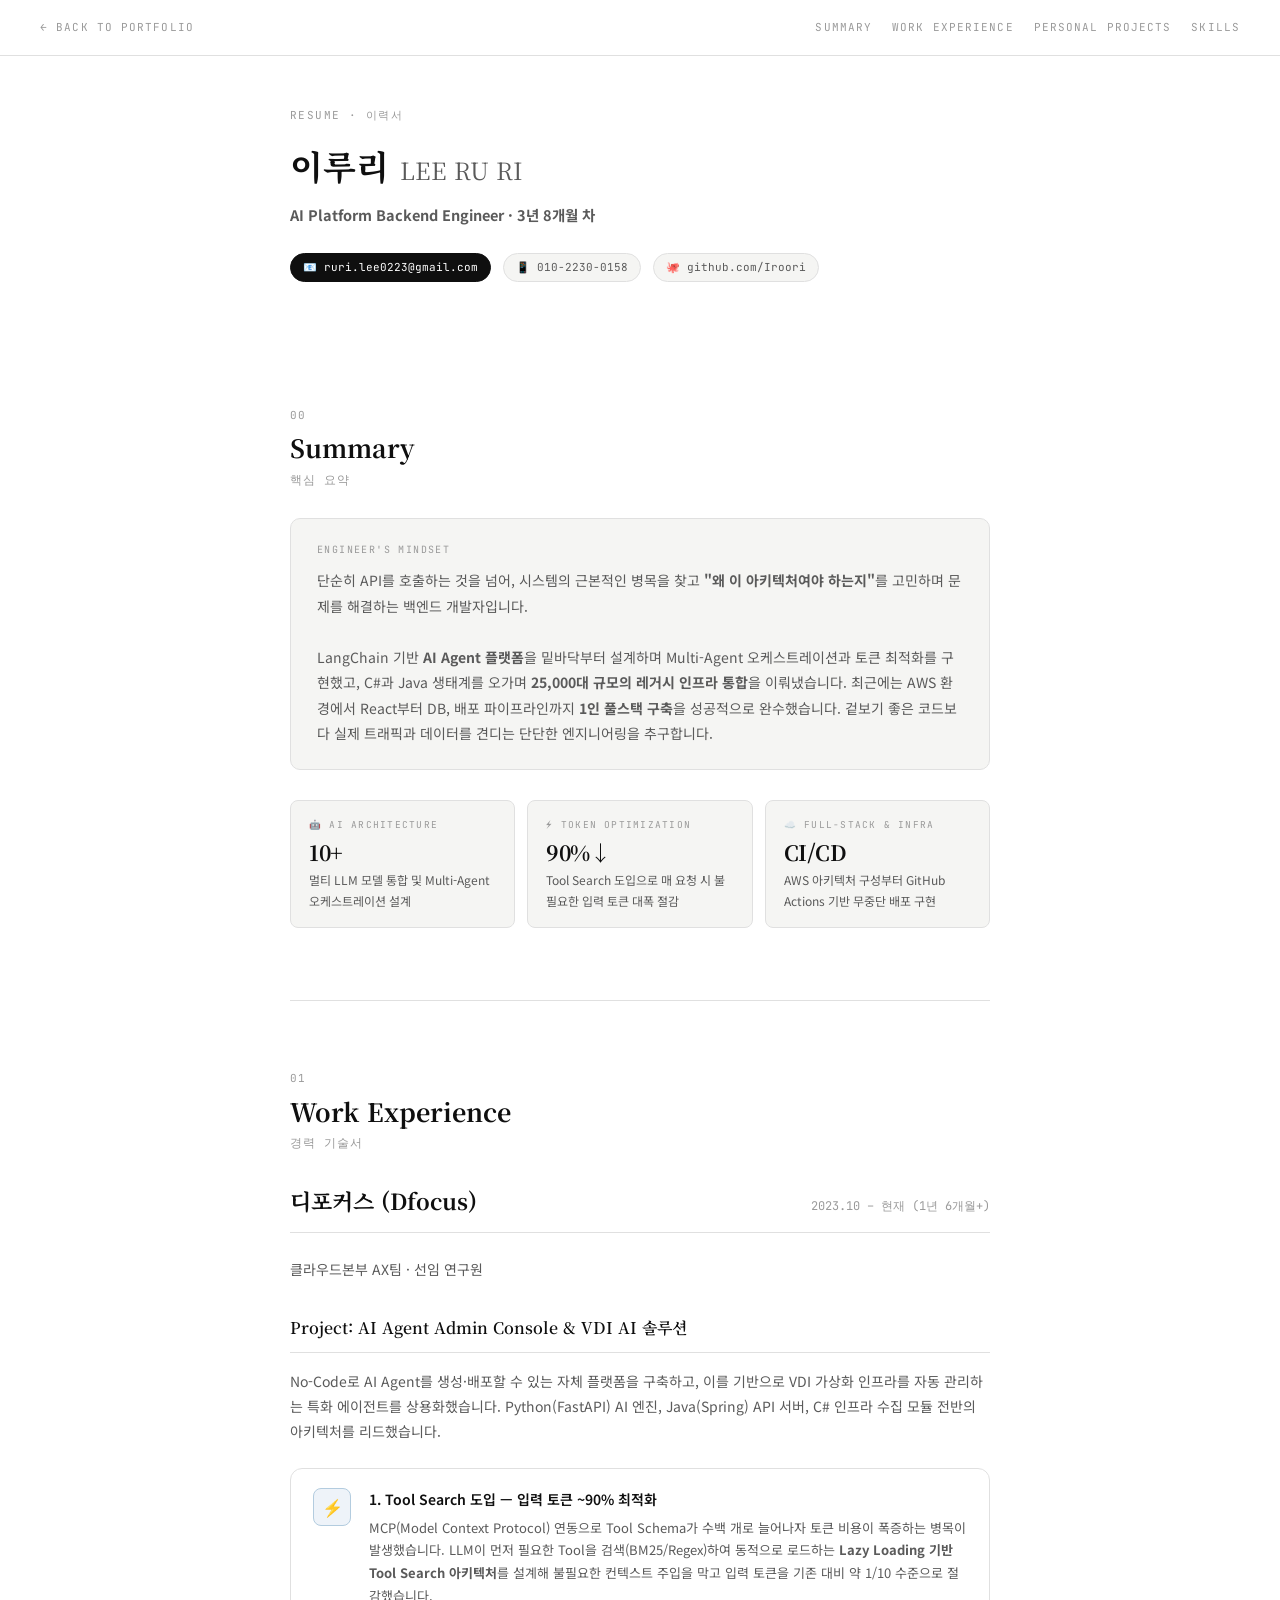
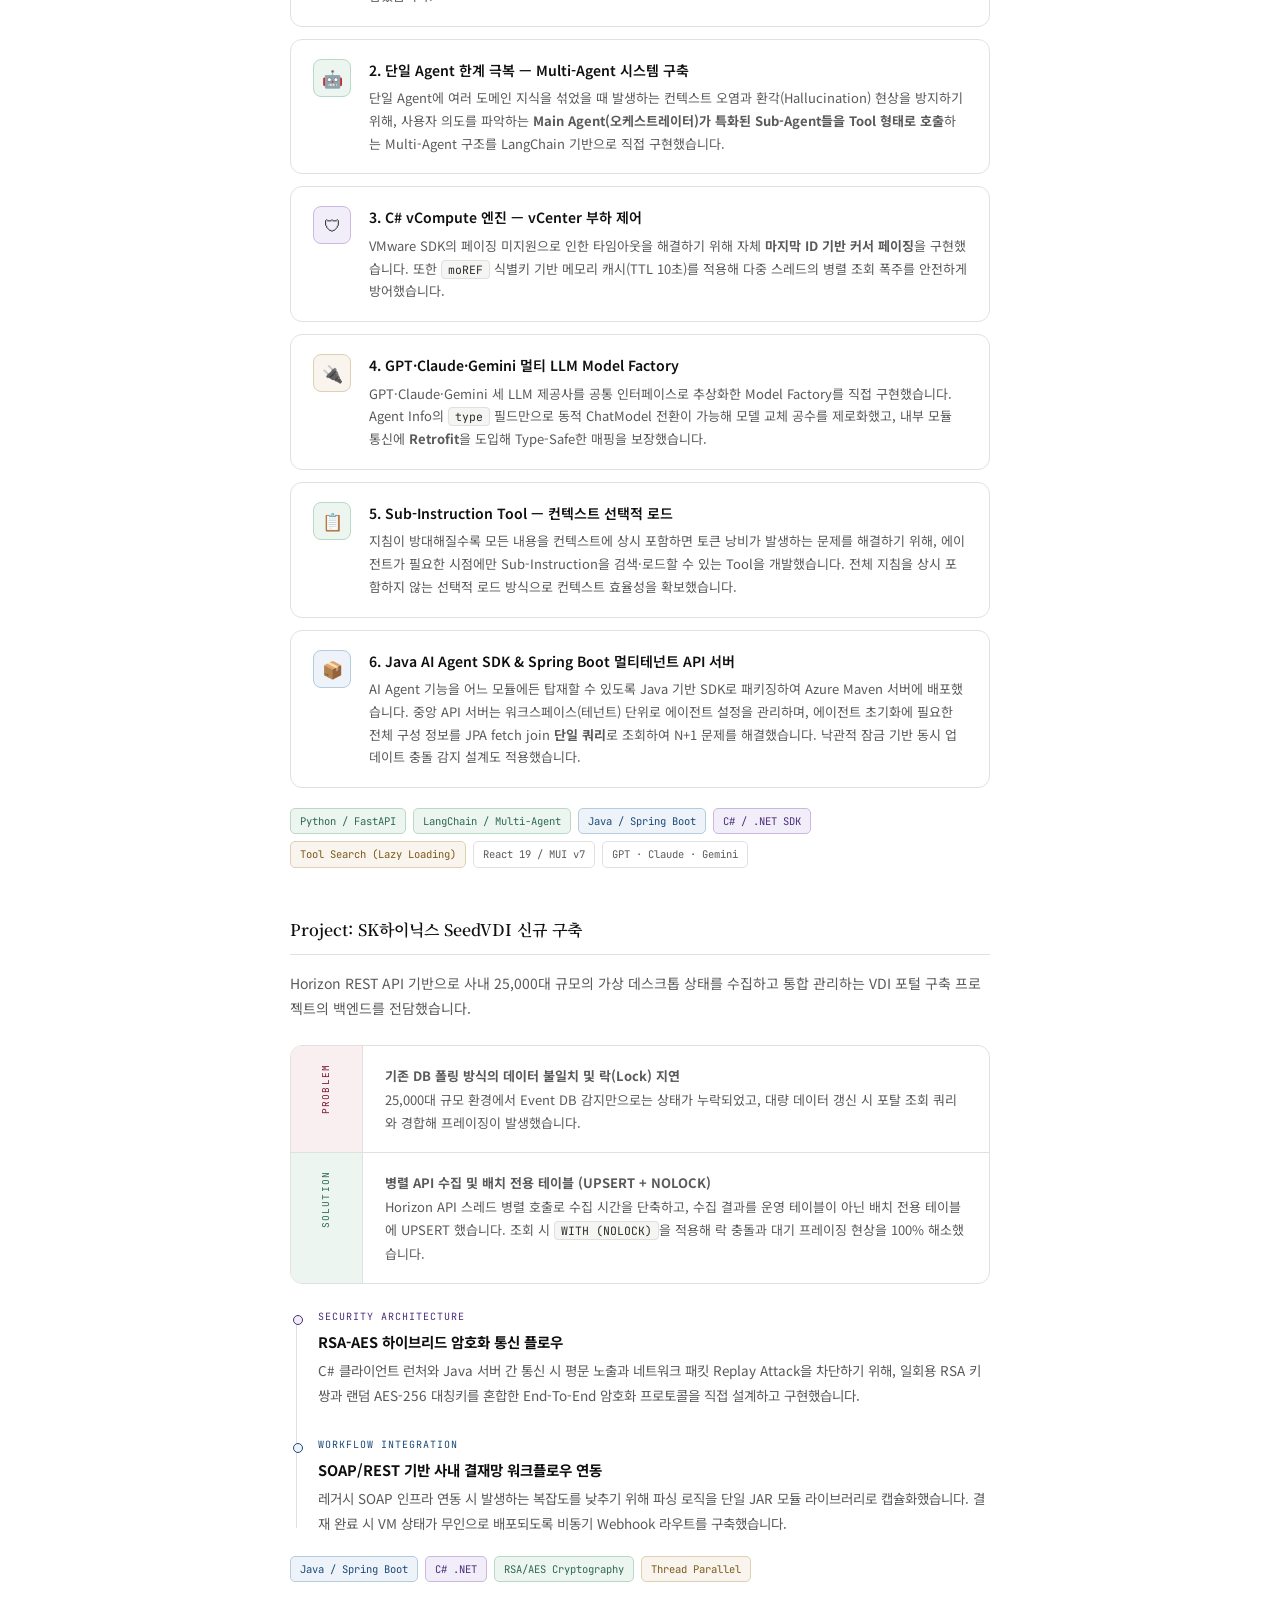
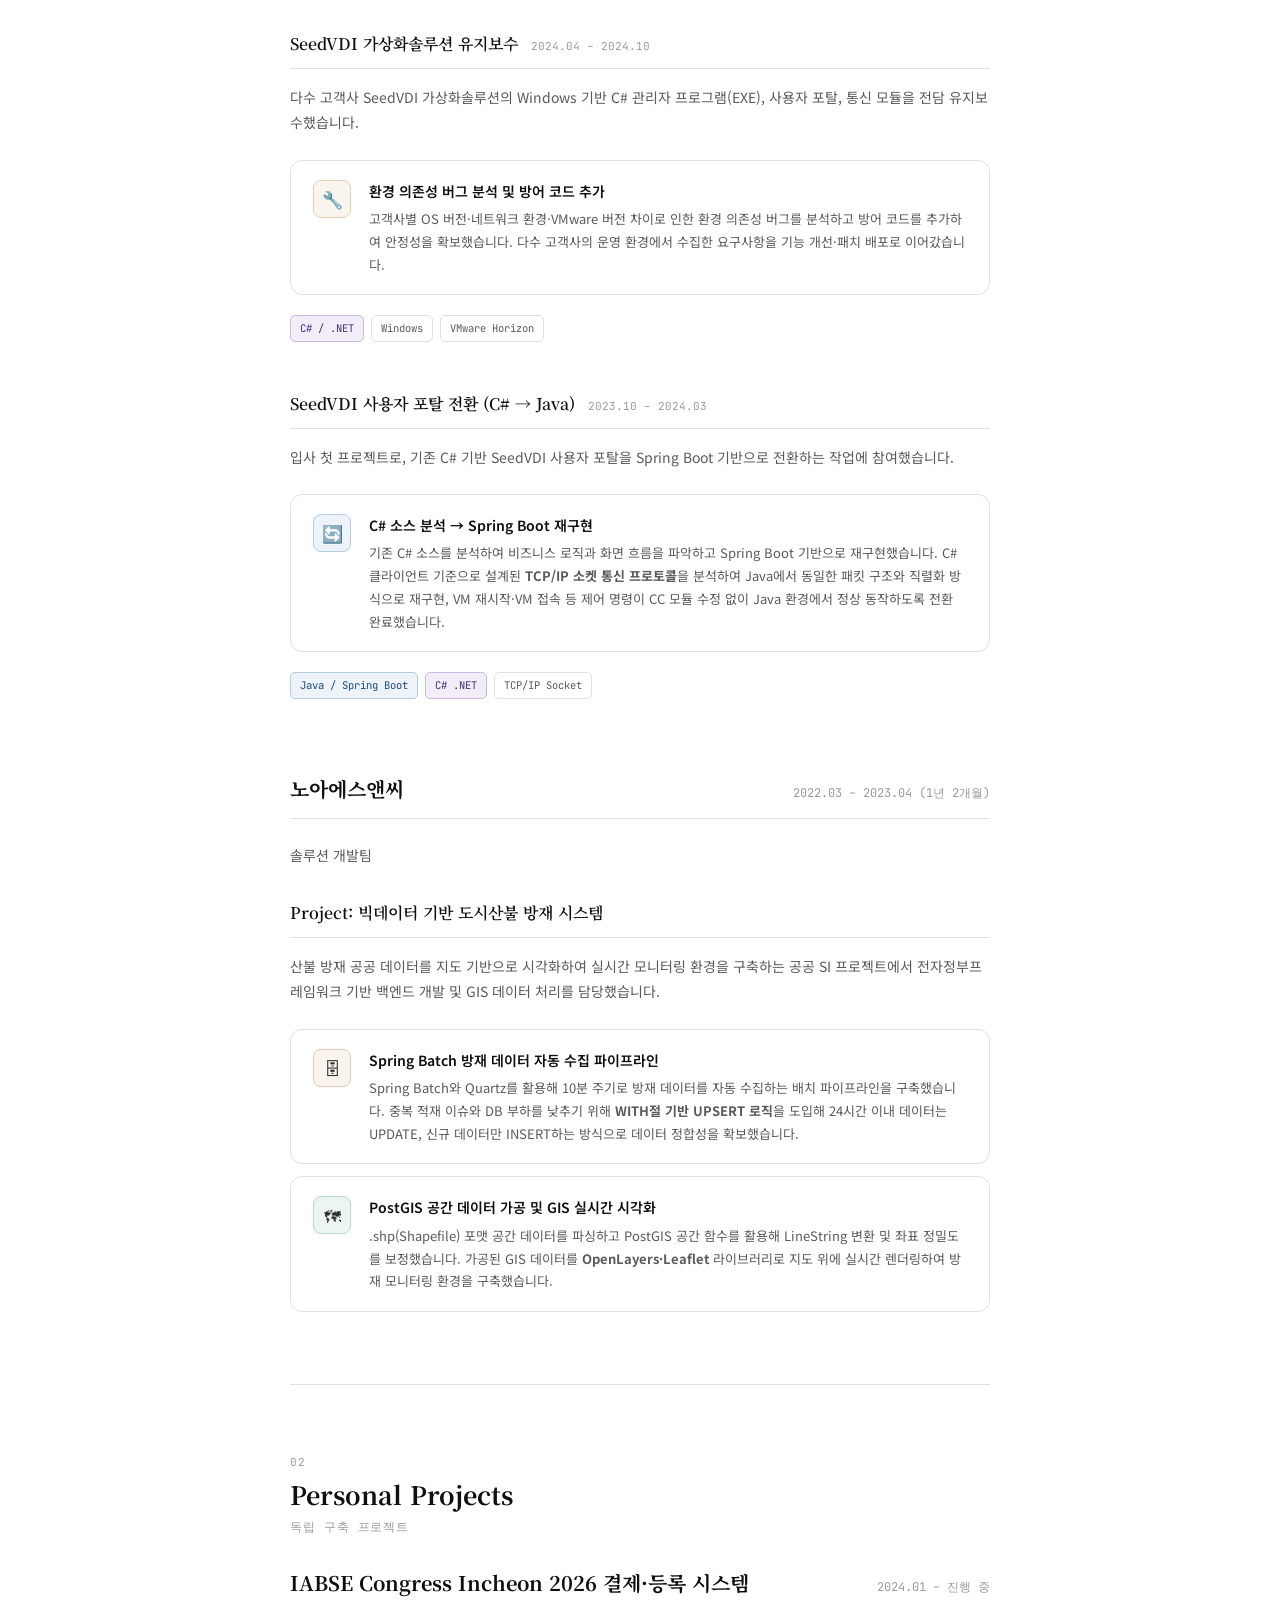
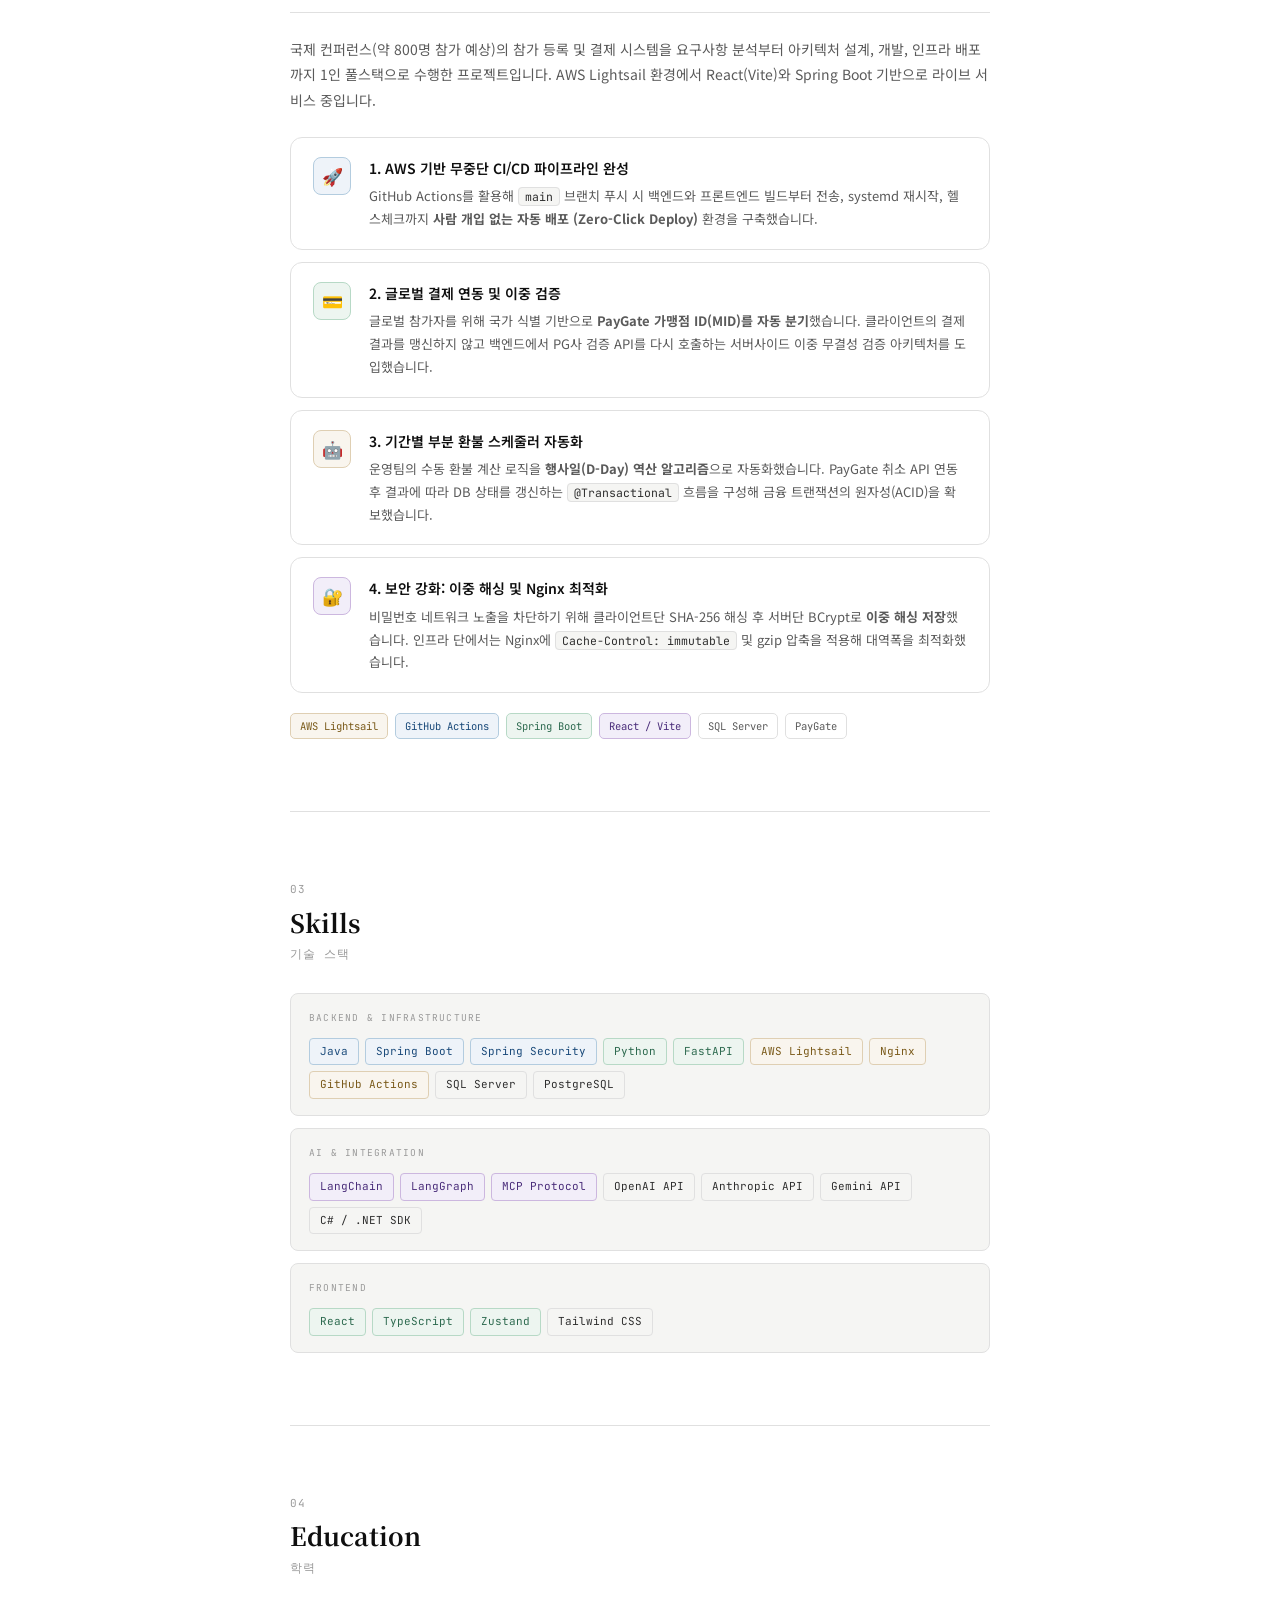
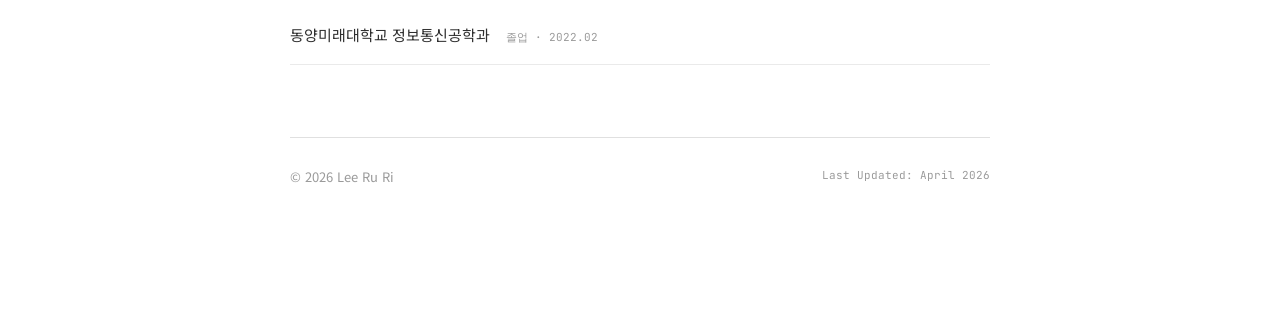
<file: resume.html>
<!DOCTYPE html>
<html lang="ko">
<head>
  <meta charset="UTF-8">
  <meta name="viewport" content="width=device-width, initial-scale=1.0">
  <title>이루리 — 이력서 & 경력기술서</title>
  <meta name="description" content="AI Agent 플랫폼과 대규모 인프라 연동을 다루는 3년 8개월 차 백엔드 개발자 이루리의 이력서입니다.">
  <link rel="preconnect" href="https://fonts.googleapis.com">
  <link rel="preconnect" href="https://fonts.gstatic.com" crossorigin>
  <link href="https://fonts.googleapis.com/css2?family=Noto+Serif+KR:wght@300;400;500;600;700&family=Noto+Sans+KR:wght@300;400;500&family=JetBrains+Mono:wght@400;500;600&display=swap" rel="stylesheet">
  <link rel="stylesheet" href="assets/css/global.css">
</head>
<body>

  <nav class="site-nav">
    <a href="portfolio_combined.html">← Back to Portfolio</a>
    <div class="nav-links">
      <a href="#summary">Summary</a>
      <a href="#experience">Work Experience</a>
      <a href="#projects">Personal Projects</a>
      <a href="#skills">Skills</a>
    </div>
  </nav>

  <div class="page">

    <!-- ══ HEADER ══ -->
    <header class="site-header fade-up">
      <div class="eyebrow">Resume · 이력서</div>
      <h1>이루리 <span style="font-weight:400;color:var(--ink-3);font-size:0.7em;">LEE RU RI</span></h1>
      <p class="subtitle" style="margin-bottom: 24px;">
        <strong>AI Platform Backend Engineer · 3년 8개월 차</strong>
      </p>
      
      <div style="display: flex; gap: 12px; flex-wrap: wrap;">
        <span class="role-chip primary" style="margin:0;">📧 ruri.lee0223@gmail.com</span>
        <span class="role-chip" style="margin:0;">📱 010-2230-0158</span>
        <a href="https://github.com/Iroori" target="_blank" class="role-chip" style="margin:0; transition: color 0.2s;">🐙 github.com/Iroori</a>
      </div>
    </header>

    <!-- ══ SUMMARY ══ -->
    <section id="summary" class="section fade-up">
      <div class="section-number">00</div>
      <h2 class="section-title">Summary</h2>
      <div class="section-sub">핵심 요약</div>

      <div class="purpose-box">
        <div class="box-eyebrow">Engineer's Mindset</div>
        <p>
          단순히 API를 호출하는 것을 넘어, 시스템의 근본적인 병목을 찾고 <strong>"왜 이 아키텍처여야 하는지"</strong>를 고민하며 문제를 해결하는 백엔드 개발자입니다.<br><br>
          LangChain 기반 <strong>AI Agent 플랫폼</strong>을 밑바닥부터 설계하며 Multi-Agent 오케스트레이션과 토큰 최적화를 구현했고, C#과 Java 생태계를 오가며 <strong>25,000대 규모의 레거시 인프라 통합</strong>을 이뤄냈습니다. 최근에는 AWS 환경에서 React부터 DB, 배포 파이프라인까지 <strong>1인 풀스택 구축</strong>을 성공적으로 완수했습니다. 겉보기 좋은 코드보다 실제 트래픽과 데이터를 견디는 단단한 엔지니어링을 추구합니다.
        </p>
      </div>

      <div class="kp-grid three-col">
        <div class="kp-box">
          <div class="kp-label">🤖 AI Architecture</div>
          <div class="kp-value">10+</div>
          <div class="kp-desc">멀티 LLM 모델 통합 및 Multi-Agent 오케스트레이션 설계</div>
        </div>
        <div class="kp-box">
          <div class="kp-label">⚡ Token Optimization</div>
          <div class="kp-value">90%↓</div>
          <div class="kp-desc">Tool Search 도입으로 매 요청 시 불필요한 입력 토큰 대폭 절감</div>
        </div>
        <div class="kp-box">
          <div class="kp-label">☁️ Full-Stack & Infra</div>
          <div class="kp-value">CI/CD</div>
          <div class="kp-desc">AWS 아키텍처 구성부터 GitHub Actions 기반 무중단 배포 구현</div>
        </div>
      </div>
    </section>

    <hr class="rule">

    <!-- ══ EXPERIENCE ══ -->
    <section id="experience" class="section fade-up">
      <div class="section-number">01</div>
      <h2 class="section-title">Work Experience</h2>
      <div class="section-sub">경력 기술서</div>

      <!-- 디포커스 -->
      <div style="margin-bottom: 72px;">
        <div style="display: flex; justify-content: space-between; align-items: baseline; border-bottom: 1px solid var(--rule); padding-bottom: 12px; margin-bottom: 24px;">
          <h3 style="font-family:'Noto Serif KR',serif; font-size: 22px; font-weight: 700; color: var(--ink);">디포커스 (Dfocus)</h3>
          <span style="font-family:'JetBrains Mono',monospace; font-size: 12px; color: var(--ink-4);">2023.10 – 현재 (1년 6개월+)</span>
        </div>
        <div style="font-size: 14px; color: var(--ink-3); margin-bottom: 32px;">클라우드본부 AX팀 · 선임 연구원</div>

        <div class="subsection-title">Project: AI Agent Admin Console & VDI AI 솔루션</div>
        <p style="font-size:14px; color:var(--ink-3); line-height:1.8; margin-bottom:24px;">
          No-Code로 AI Agent를 생성·배포할 수 있는 자체 플랫폼을 구축하고, 이를 기반으로 VDI 가상화 인프라를 자동 관리하는 특화 에이전트를 상용화했습니다. Python(FastAPI) AI 엔진, Java(Spring) API 서버, C# 인프라 수집 모듈 전반의 아키텍처를 리드했습니다.
        </p>

        <div class="card">
          <div class="card-icon blue">⚡</div>
          <div>
            <div class="card-title">1. Tool Search 도입 — 입력 토큰 ~90% 최적화</div>
            <div class="card-desc">
              MCP(Model Context Protocol) 연동으로 Tool Schema가 수백 개로 늘어나자 토큰 비용이 폭증하는 병목이 발생했습니다. LLM이 먼저 필요한 Tool을 검색(BM25/Regex)하여 동적으로 로드하는 <strong>Lazy Loading 기반 Tool Search 아키텍처</strong>를 설계해 불필요한 컨텍스트 주입을 막고 입력 토큰을 기존 대비 약 1/10 수준으로 절감했습니다.
            </div>
          </div>
        </div>

        <div class="card">
          <div class="card-icon green">🤖</div>
          <div>
            <div class="card-title">2. 단일 Agent 한계 극복 — Multi-Agent 시스템 구축</div>
            <div class="card-desc">
              단일 Agent에 여러 도메인 지식을 섞었을 때 발생하는 컨텍스트 오염과 환각(Hallucination) 현상을 방지하기 위해, 사용자 의도를 파악하는 <strong>Main Agent(오케스트레이터)가 특화된 Sub-Agent들을 Tool 형태로 호출</strong>하는 Multi-Agent 구조를 LangChain 기반으로 직접 구현했습니다.
            </div>
          </div>
        </div>

        <div class="card">
          <div class="card-icon violet">🛡</div>
          <div>
            <div class="card-title">3. C# vCompute 엔진 — vCenter 부하 제어</div>
            <div class="card-desc">
              VMware SDK의 페이징 미지원으로 인한 타임아웃을 해결하기 위해 자체 <strong>마지막 ID 기반 커서 페이징</strong>을 구현했습니다. 또한 <code>moREF</code> 식별키 기반 메모리 캐시(TTL 10초)를 적용해 다중 스레드의 병렬 조회 폭주를 안전하게 방어했습니다.
            </div>
          </div>
        </div>

        <div class="card">
          <div class="card-icon amber">🔌</div>
          <div>
            <div class="card-title">4. GPT·Claude·Gemini 멀티 LLM Model Factory</div>
            <div class="card-desc">
              GPT·Claude·Gemini 세 LLM 제공사를 공통 인터페이스로 추상화한 Model Factory를 직접 구현했습니다. Agent Info의 <code>type</code> 필드만으로 동적 ChatModel 전환이 가능해 모델 교체 공수를 제로화했고, 내부 모듈 통신에 <strong>Retrofit</strong>을 도입해 Type-Safe한 매핑을 보장했습니다.
            </div>
          </div>
        </div>

        <div class="card">
          <div class="card-icon green">📋</div>
          <div>
            <div class="card-title">5. Sub-Instruction Tool — 컨텍스트 선택적 로드</div>
            <div class="card-desc">
              지침이 방대해질수록 모든 내용을 컨텍스트에 상시 포함하면 토큰 낭비가 발생하는 문제를 해결하기 위해, 에이전트가 필요한 시점에만 Sub-Instruction을 검색·로드할 수 있는 Tool을 개발했습니다. 전체 지침을 상시 포함하지 않는 선택적 로드 방식으로 컨텍스트 효율성을 확보했습니다.
            </div>
          </div>
        </div>

        <div class="card">
          <div class="card-icon blue">📦</div>
          <div>
            <div class="card-title">6. Java AI Agent SDK & Spring Boot 멀티테넌트 API 서버</div>
            <div class="card-desc">
              AI Agent 기능을 어느 모듈에든 탑재할 수 있도록 Java 기반 SDK로 패키징하여 Azure Maven 서버에 배포했습니다. 중앙 API 서버는 워크스페이스(테넌트) 단위로 에이전트 설정을 관리하며, 에이전트 초기화에 필요한 전체 구성 정보를 JPA fetch join <strong>단일 쿼리</strong>로 조회하여 N+1 문제를 해결했습니다. 낙관적 잠금 기반 동시 업데이트 충돌 감지 설계도 적용했습니다.
            </div>
          </div>
        </div>

        <div class="tag-row" style="margin-top: 20px; margin-bottom: 48px;">
          <span class="tag green">Python / FastAPI</span>
          <span class="tag green">LangChain / Multi-Agent</span>
          <span class="tag blue">Java / Spring Boot</span>
          <span class="tag violet">C# / .NET SDK</span>
          <span class="tag amber">Tool Search (Lazy Loading)</span>

          <span class="tag">React 19 / MUI v7</span>
          <span class="tag">GPT · Claude · Gemini</span>
        </div>

        <div class="subsection-title">Project: SK하이닉스 SeedVDI 신규 구축</div>
        <p style="font-size:14px; color:var(--ink-3); line-height:1.8; margin-bottom:24px;">
          Horizon REST API 기반으로 사내 25,000대 규모의 가상 데스크톱 상태를 수집하고 통합 관리하는 VDI 포털 구축 프로젝트의 백엔드를 전담했습니다.
        </p>

        <div class="ps-box">
          <div class="ps-row problem">
            <div class="ps-side"><div class="ps-side-label">Problem</div></div>
            <div class="ps-content">
              <strong>기존 DB 폴링 방식의 데이터 불일치 및 락(Lock) 지연</strong><br>
              25,000대 규모 환경에서 Event DB 감지만으로는 상태가 누락되었고, 대량 데이터 갱신 시 포탈 조회 쿼리와 경합해 프레이징이 발생했습니다.
            </div>
          </div>
          <hr class="ps-divider">
          <div class="ps-row solution">
            <div class="ps-side"><div class="ps-side-label">Solution</div></div>
            <div class="ps-content">
              <strong>병렬 API 수집 및 배치 전용 테이블 (UPSERT + NOLOCK)</strong><br>
              Horizon API 스레드 병렬 호출로 수집 시간을 단축하고, 수집 결과를 운영 테이블이 아닌 배치 전용 테이블에 UPSERT 했습니다. 조회 시 <code>WITH (NOLOCK)</code>을 적용해 락 충돌과 대기 프레이징 현상을 100% 해소했습니다.
            </div>
          </div>
        </div>

        <div class="timeline">
          <div class="tl-item">
            <div class="tl-dot violet"></div>
            <div class="tl-phase violet">Security Architecture</div>
            <div class="tl-title">RSA-AES 하이브리드 암호화 통신 플로우</div>
            <div class="tl-desc">C# 클라이언트 런처와 Java 서버 간 통신 시 평문 노출과 네트워크 패킷 Replay Attack을 차단하기 위해, 일회용 RSA 키쌍과 랜덤 AES-256 대칭키를 혼합한 End-To-End 암호화 프로토콜을 직접 설계하고 구현했습니다.</div>
          </div>
          <div class="tl-item">
            <div class="tl-dot blue"></div>
            <div class="tl-phase blue">Workflow Integration</div>
            <div class="tl-title">SOAP/REST 기반 사내 결재망 워크플로우 연동</div>
            <div class="tl-desc">레거시 SOAP 인프라 연동 시 발생하는 복잡도를 낮추기 위해 파싱 로직을 단일 JAR 모듈 라이브러리로 캡슐화했습니다. 결재 완료 시 VM 상태가 무인으로 배포되도록 비동기 Webhook 라우트를 구축했습니다.</div>
          </div>
        </div>

        <div class="tag-row" style="margin-top: 20px; margin-bottom: 48px;">
          <span class="tag blue">Java / Spring Boot</span>
          <span class="tag violet">C# .NET</span>
          <span class="tag green">RSA/AES Cryptography</span>
          <span class="tag amber">Thread Parallel</span>
        </div>

        <div class="subsection-title">SeedVDI 가상화솔루션 유지보수 <span style="font-family:'JetBrains Mono',monospace; font-size:11px; color:var(--ink-4); font-weight:400; margin-left:8px;">2024.04 – 2024.10</span></div>
        <p style="font-size:14px; color:var(--ink-3); line-height:1.8; margin-bottom:24px;">
          다수 고객사 SeedVDI 가상화솔루션의 Windows 기반 C# 관리자 프로그램(EXE), 사용자 포탈, 통신 모듈을 전담 유지보수했습니다.
        </p>

        <div class="card">
          <div class="card-icon amber">🔧</div>
          <div>
            <div class="card-title">환경 의존성 버그 분석 및 방어 코드 추가</div>
            <div class="card-desc">
              고객사별 OS 버전·네트워크 환경·VMware 버전 차이로 인한 환경 의존성 버그를 분석하고 방어 코드를 추가하여 안정성을 확보했습니다. 다수 고객사의 운영 환경에서 수집한 요구사항을 기능 개선·패치 배포로 이어갔습니다.
            </div>
          </div>
        </div>

        <div class="tag-row" style="margin-top: 20px; margin-bottom: 48px;">
          <span class="tag violet">C# / .NET</span>
          <span class="tag">Windows</span>
          <span class="tag">VMware Horizon</span>
        </div>

        <div class="subsection-title">SeedVDI 사용자 포탈 전환 (C# → Java) <span style="font-family:'JetBrains Mono',monospace; font-size:11px; color:var(--ink-4); font-weight:400; margin-left:8px;">2023.10 – 2024.03</span></div>
        <p style="font-size:14px; color:var(--ink-3); line-height:1.8; margin-bottom:24px;">
          입사 첫 프로젝트로, 기존 C# 기반 SeedVDI 사용자 포탈을 Spring Boot 기반으로 전환하는 작업에 참여했습니다.
        </p>

        <div class="card">
          <div class="card-icon blue">🔄</div>
          <div>
            <div class="card-title">C# 소스 분석 → Spring Boot 재구현</div>
            <div class="card-desc">
              기존 C# 소스를 분석하여 비즈니스 로직과 화면 흐름을 파악하고 Spring Boot 기반으로 재구현했습니다. C# 클라이언트 기준으로 설계된 <strong>TCP/IP 소켓 통신 프로토콜</strong>을 분석하여 Java에서 동일한 패킷 구조와 직렬화 방식으로 재구현, VM 재시작·VM 접속 등 제어 명령이 CC 모듈 수정 없이 Java 환경에서 정상 동작하도록 전환 완료했습니다.
            </div>
          </div>
        </div>

        <div class="tag-row" style="margin-top: 20px;">
          <span class="tag blue">Java / Spring Boot</span>
          <span class="tag violet">C# .NET</span>
          <span class="tag">TCP/IP Socket</span>
        </div>
      </div>

      <!-- 노아에스앤씨 -->
      <div>
        <div style="display: flex; justify-content: space-between; align-items: baseline; border-bottom: 1px solid var(--rule); padding-bottom: 12px; margin-bottom: 24px;">
          <h3 style="font-family:'Noto Serif KR',serif; font-size: 20px; font-weight: 700; color: var(--ink);">노아에스앤씨</h3>
          <span style="font-family:'JetBrains Mono',monospace; font-size: 12px; color: var(--ink-4);">2022.03 – 2023.04 (1년 2개월)</span>
        </div>
        <div style="font-size: 14px; color: var(--ink-3); margin-bottom: 32px;">솔루션 개발팀</div>

        <div class="subsection-title">Project: 빅데이터 기반 도시산불 방재 시스템</div>
        <p style="font-size:14px; color:var(--ink-3); line-height:1.8; margin-bottom:24px;">
          산불 방재 공공 데이터를 지도 기반으로 시각화하여 실시간 모니터링 환경을 구축하는 공공 SI 프로젝트에서 전자정부프레임워크 기반 백엔드 개발 및 GIS 데이터 처리를 담당했습니다.
        </p>

        <div class="card">
          <div class="card-icon amber">🗄</div>
          <div>
            <div class="card-title">Spring Batch 방재 데이터 자동 수집 파이프라인</div>
            <div class="card-desc">
              Spring Batch와 Quartz를 활용해 10분 주기로 방재 데이터를 자동 수집하는 배치 파이프라인을 구축했습니다. 중복 적재 이슈와 DB 부하를 낮추기 위해 <strong>WITH절 기반 UPSERT 로직</strong>을 도입해 24시간 이내 데이터는 UPDATE, 신규 데이터만 INSERT하는 방식으로 데이터 정합성을 확보했습니다.
            </div>
          </div>
        </div>

        <div class="card">
          <div class="card-icon green">🗺</div>
          <div>
            <div class="card-title">PostGIS 공간 데이터 가공 및 GIS 실시간 시각화</div>
            <div class="card-desc">
              .shp(Shapefile) 포맷 공간 데이터를 파싱하고 PostGIS 공간 함수를 활용해 LineString 변환 및 좌표 정밀도를 보정했습니다. 가공된 GIS 데이터를 <strong>OpenLayers·Leaflet</strong> 라이브러리로 지도 위에 실시간 렌더링하여 방재 모니터링 환경을 구축했습니다.
            </div>
          </div>
        </div>
      </div>
    </section>

    <hr class="rule">

    <!-- ══ PERSONAL PROJECTS ══ -->
    <section id="projects" class="section fade-up">
      <div class="section-number">02</div>
      <h2 class="section-title">Personal Projects</h2>
      <div class="section-sub">독립 구축 프로젝트</div>

      <div style="display: flex; justify-content: space-between; align-items: baseline; border-bottom: 1px solid var(--rule); padding-bottom: 12px; margin-bottom: 24px;">
        <h3 style="font-family:'Noto Serif KR',serif; font-size: 20px; font-weight: 700; color: var(--ink);">IABSE Congress Incheon 2026 결제·등록 시스템</h3>
        <span style="font-family:'JetBrains Mono',monospace; font-size: 12px; color: var(--ink-4);">2024.01 – 진행 중</span>
      </div>
      <p style="font-size:14px; color:var(--ink-3); line-height:1.8; margin-bottom:24px;">
        국제 컨퍼런스(약 800명 참가 예상)의 참가 등록 및 결제 시스템을 요구사항 분석부터 아키텍처 설계, 개발, 인프라 배포까지 1인 풀스택으로 수행한 프로젝트입니다. AWS Lightsail 환경에서 React(Vite)와 Spring Boot 기반으로 라이브 서비스 중입니다.
      </p>

      <div class="card">
        <div class="card-icon blue">🚀</div>
        <div>
          <div class="card-title">1. AWS 기반 무중단 CI/CD 파이프라인 완성</div>
          <div class="card-desc">
            GitHub Actions를 활용해 <code>main</code> 브랜치 푸시 시 백엔드와 프론트엔드 빌드부터 전송, systemd 재시작, 헬스체크까지 <strong>사람 개입 없는 자동 배포 (Zero-Click Deploy)</strong> 환경을 구축했습니다.
          </div>
        </div>
      </div>

      <div class="card">
        <div class="card-icon green">💳</div>
        <div>
          <div class="card-title">2. 글로벌 결제 연동 및 이중 검증</div>
          <div class="card-desc">
            글로벌 참가자를 위해 국가 식별 기반으로 <strong>PayGate 가맹점 ID(MID)를 자동 분기</strong>했습니다. 클라이언트의 결제 결과를 맹신하지 않고 백엔드에서 PG사 검증 API를 다시 호출하는 서버사이드 이중 무결성 검증 아키텍처를 도입했습니다.
          </div>
        </div>
      </div>

      <div class="card">
        <div class="card-icon amber">🤖</div>
        <div>
          <div class="card-title">3. 기간별 부분 환불 스케줄러 자동화</div>
          <div class="card-desc">
            운영팀의 수동 환불 계산 로직을 <strong>행사일(D-Day) 역산 알고리즘</strong>으로 자동화했습니다. PayGate 취소 API 연동 후 결과에 따라 DB 상태를 갱신하는 <code>@Transactional</code> 흐름을 구성해 금융 트랜잭션의 원자성(ACID)을 확보했습니다.
          </div>
        </div>
      </div>

      <div class="card">
        <div class="card-icon violet">🔐</div>
        <div>
          <div class="card-title">4. 보안 강화: 이중 해싱 및 Nginx 최적화</div>
          <div class="card-desc">
            비밀번호 네트워크 노출을 차단하기 위해 클라이언트단 SHA-256 해싱 후 서버단 BCrypt로 <strong>이중 해싱 저장</strong>했습니다. 인프라 단에서는 Nginx에 <code>Cache-Control: immutable</code> 및 gzip 압축을 적용해 대역폭을 최적화했습니다.
          </div>
        </div>
      </div>

      <div class="tag-row" style="margin-top: 20px;">
        <span class="tag amber">AWS Lightsail</span>
        <span class="tag blue">GitHub Actions</span>
        <span class="tag green">Spring Boot</span>
        <span class="tag violet">React / Vite</span>
        <span class="tag">SQL Server</span>
        <span class="tag">PayGate</span>
      </div>
    </section>

    <hr class="rule">

    <!-- ══ SKILLS ══ -->
    <section id="skills" class="section fade-up">
      <div class="section-number">03</div>
      <h2 class="section-title">Skills</h2>
      <div class="section-sub">기술 스택</div>

      <div class="kp-grid" style="grid-template-columns: 1fr;">
        <div class="kp-box">
          <div class="kp-label">Backend & Infrastructure</div>
          <div class="skill-row" style="margin-top: 12px;">
            <span class="sk b">Java</span>
            <span class="sk b">Spring Boot</span>
            <span class="sk b">Spring Security</span>
            <span class="sk g">Python</span>
            <span class="sk g">FastAPI</span>
            <span class="sk a">AWS Lightsail</span>
            <span class="sk a">Nginx</span>
            <span class="sk a">GitHub Actions</span>
            <span class="sk">SQL Server</span>
            <span class="sk">PostgreSQL</span>
          </div>
        </div>
        
        <div class="kp-box">
          <div class="kp-label">AI & Integration</div>
          <div class="skill-row" style="margin-top: 12px;">
            <span class="sk v">LangChain</span>
            <span class="sk v">LangGraph</span>
            <span class="sk v">MCP Protocol</span>
            <span class="sk">OpenAI API</span>
            <span class="sk">Anthropic API</span>
            <span class="sk">Gemini API</span>
            <span class="sk">C# / .NET SDK</span>
          </div>
        </div>

        <div class="kp-box">
          <div class="kp-label">Frontend</div>
          <div class="skill-row" style="margin-top: 12px;">
            <span class="sk g">React</span>
            <span class="sk g">TypeScript</span>
            <span class="sk g">Zustand</span>
            <span class="sk">Tailwind CSS</span>
          </div>
        </div>
      </div>
    </section>

    <hr class="rule">

    <!-- ══ EDUCATION ══ -->
    <section id="education" class="section fade-up">
      <div class="section-number">04</div>
      <h2 class="section-title">Education</h2>
      <div class="section-sub">학력</div>

      <div style="font-size: 15px; color: var(--ink-2); padding: 16px 0; border-bottom: 1px solid var(--rule-2);">
        동양미래대학교 정보통신공학과
        <span style="font-family:'JetBrains Mono',monospace; font-size:11px; color:var(--ink-4); margin-left:12px;">졸업 · 2022.02</span>
      </div>
    </section>

    <!-- ══ FOOTER ══ -->
    <footer class="site-footer" style="border-top:1px solid var(--rule); display:flex; justify-content:space-between; padding-top:28px; margin-top:60px;">
      <div style="font-size:13px; color:var(--ink-4);">© 2026 Lee Ru Ri</div>
      <div style="font-family:'JetBrains Mono',monospace; font-size:11px; color:var(--ink-4);">Last Updated: April 2026</div>
    </footer>

  </div>

  <script>
    const observer = new IntersectionObserver((entries) => {
      entries.forEach((entry, i) => {
        if (entry.isIntersecting) {
          entry.target.style.animation = `fadeUp 0.6s ease ${i * 0.07}s forwards`;
          observer.unobserve(entry.target);
        }
      });
    }, { threshold: 0.08 });
    document.querySelectorAll('.fade-up').forEach(el => observer.observe(el));
  </script>

</body>
</html>
</file>
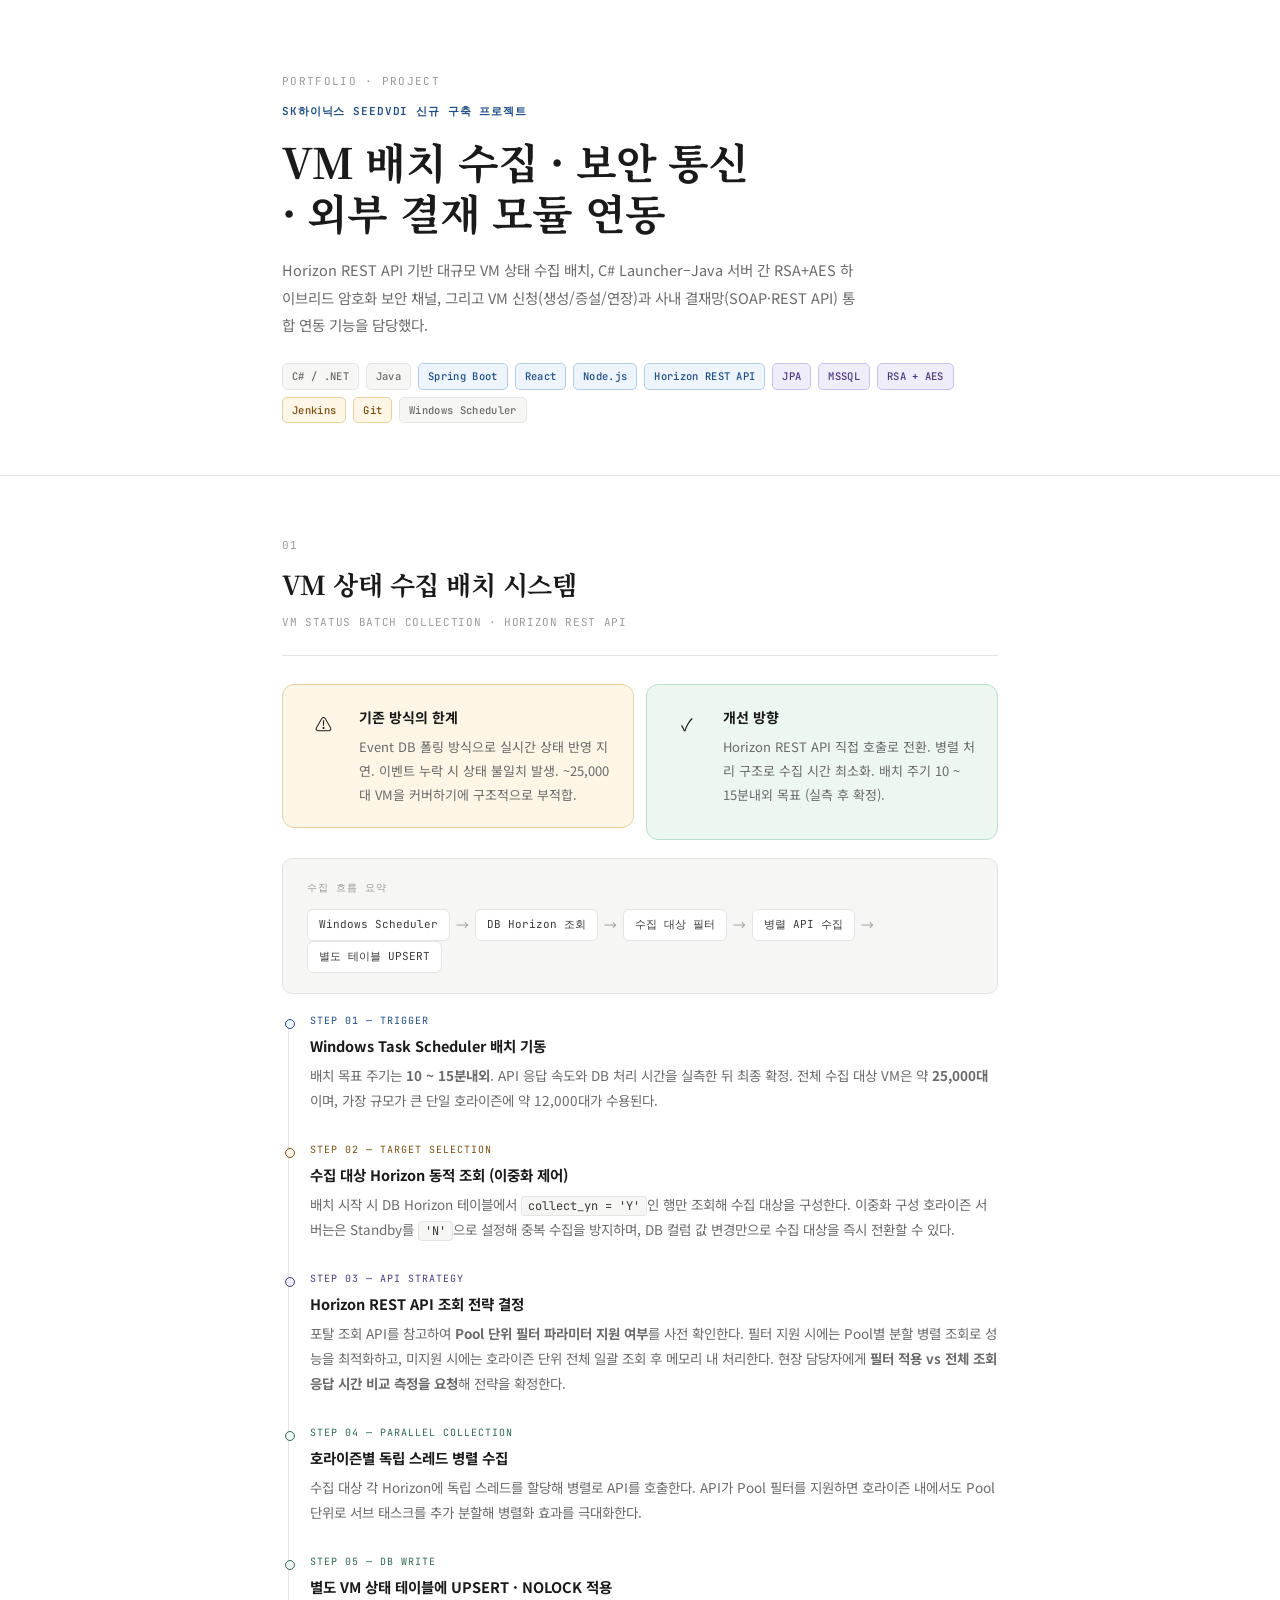
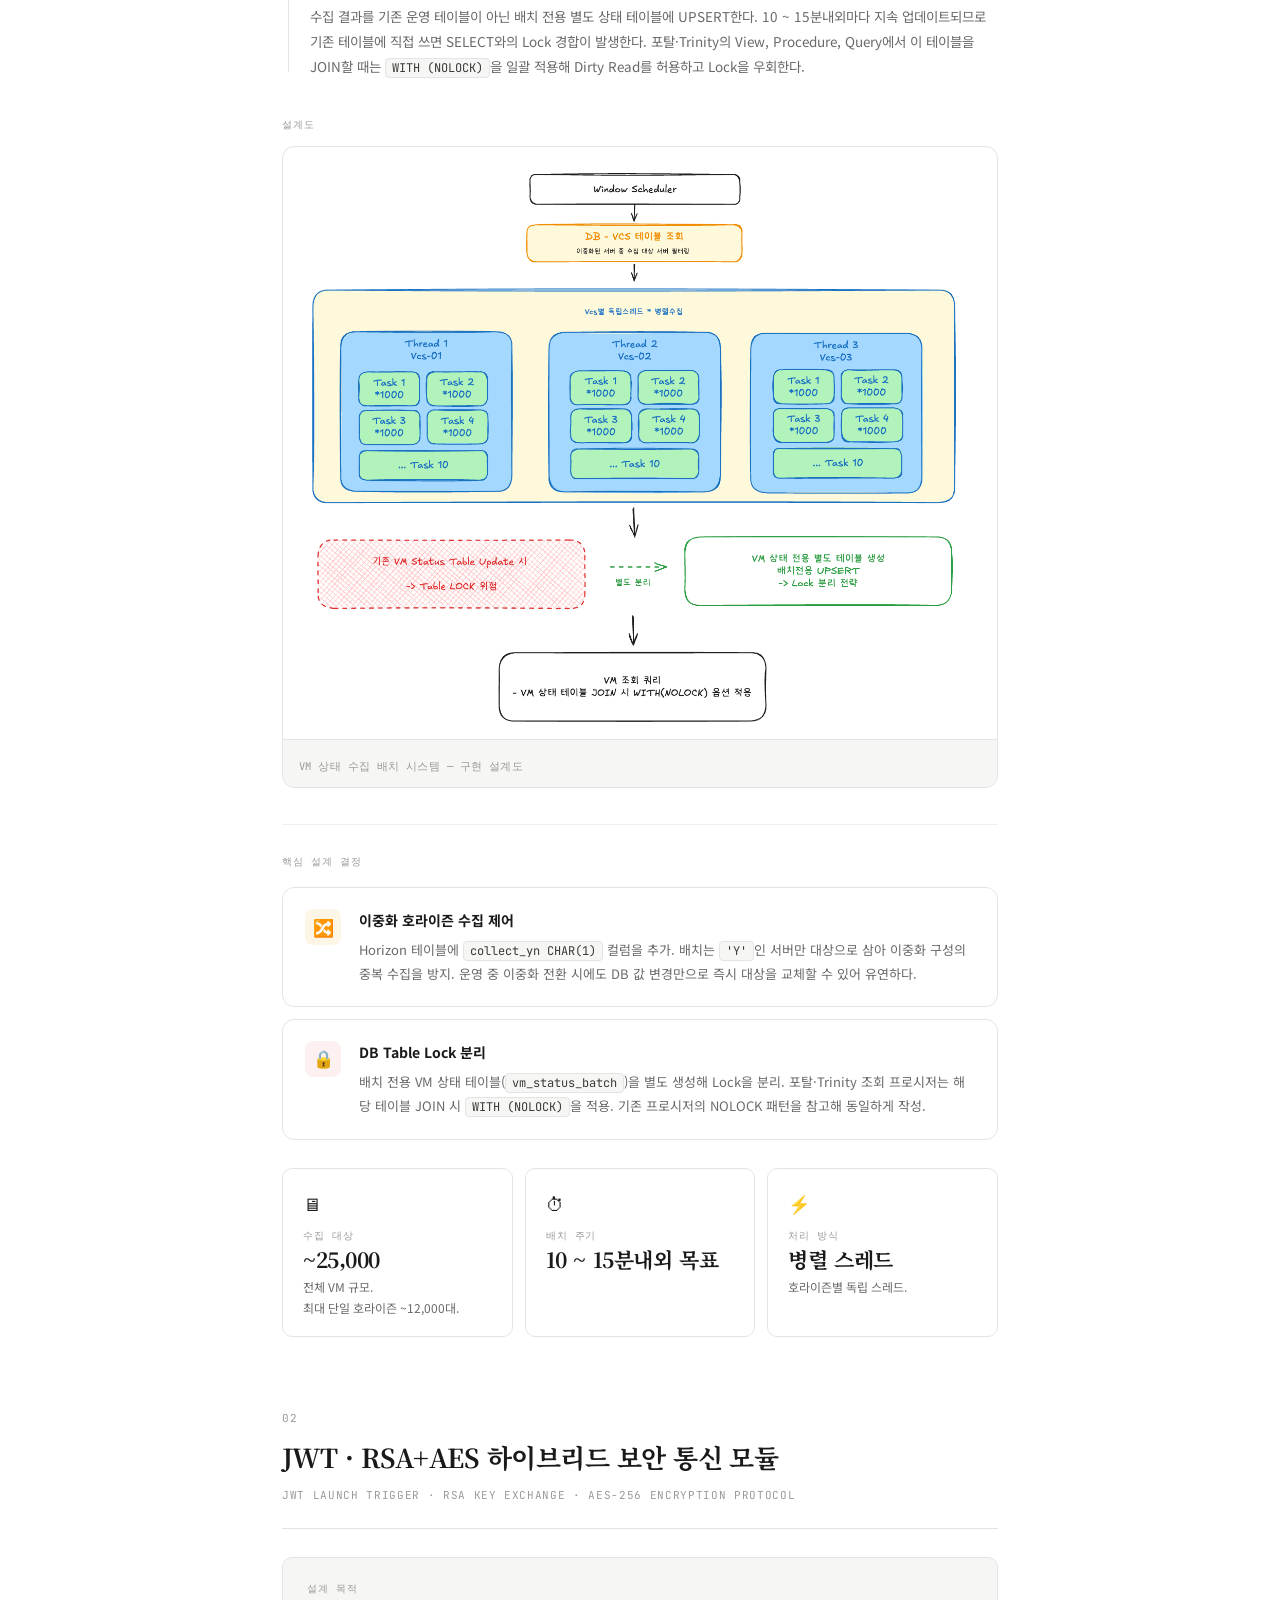
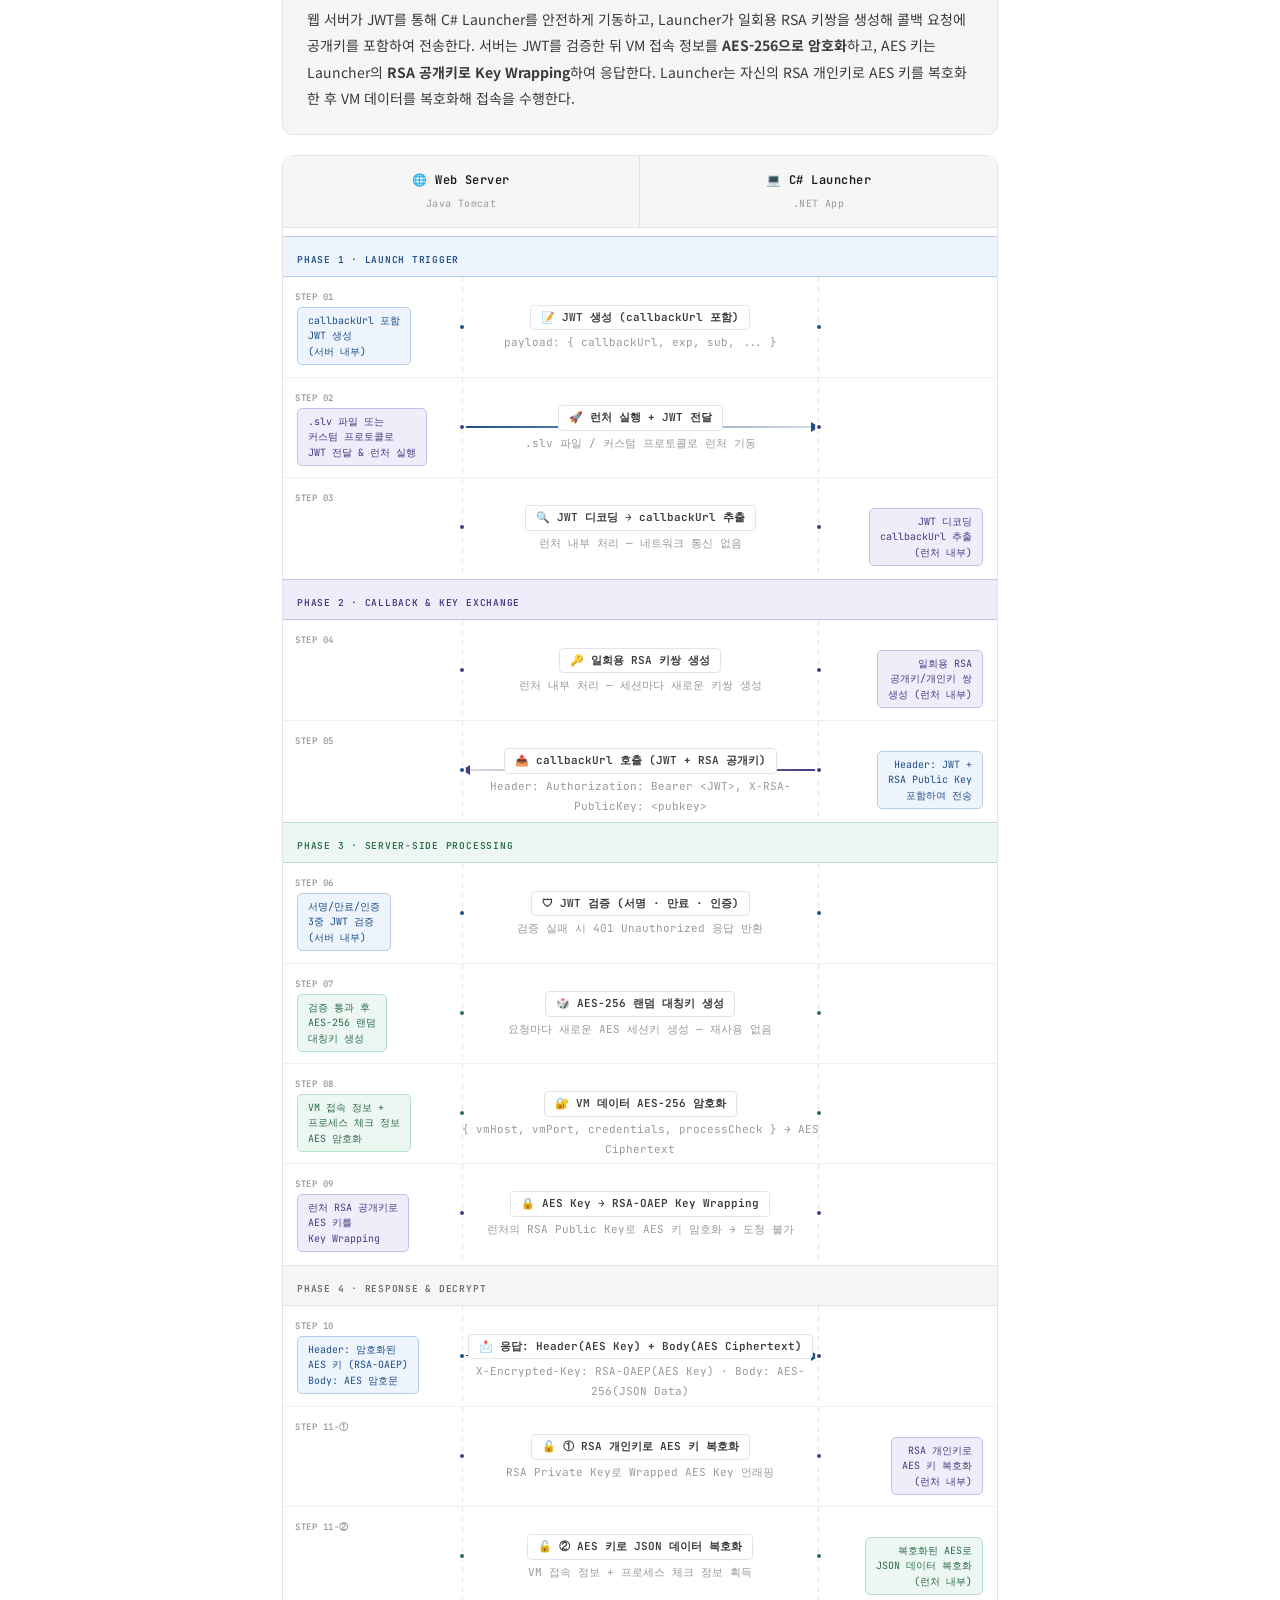
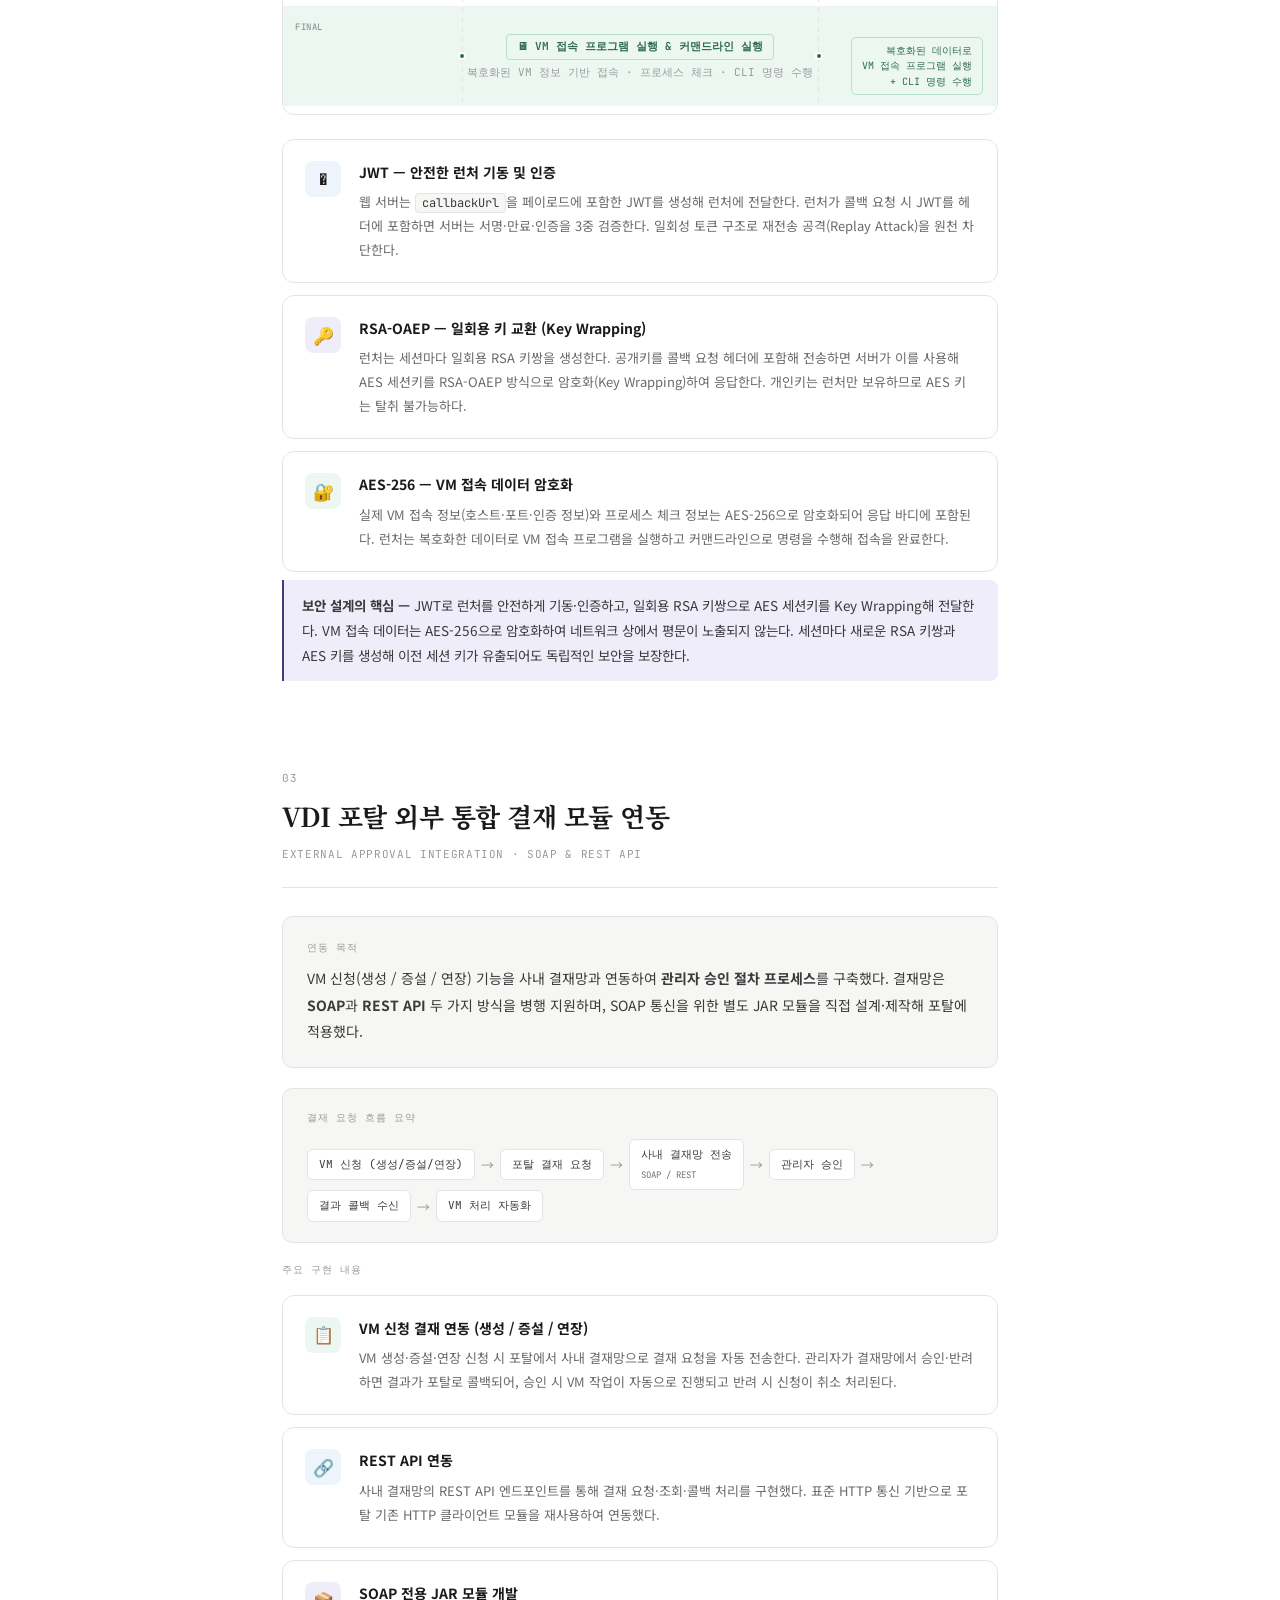
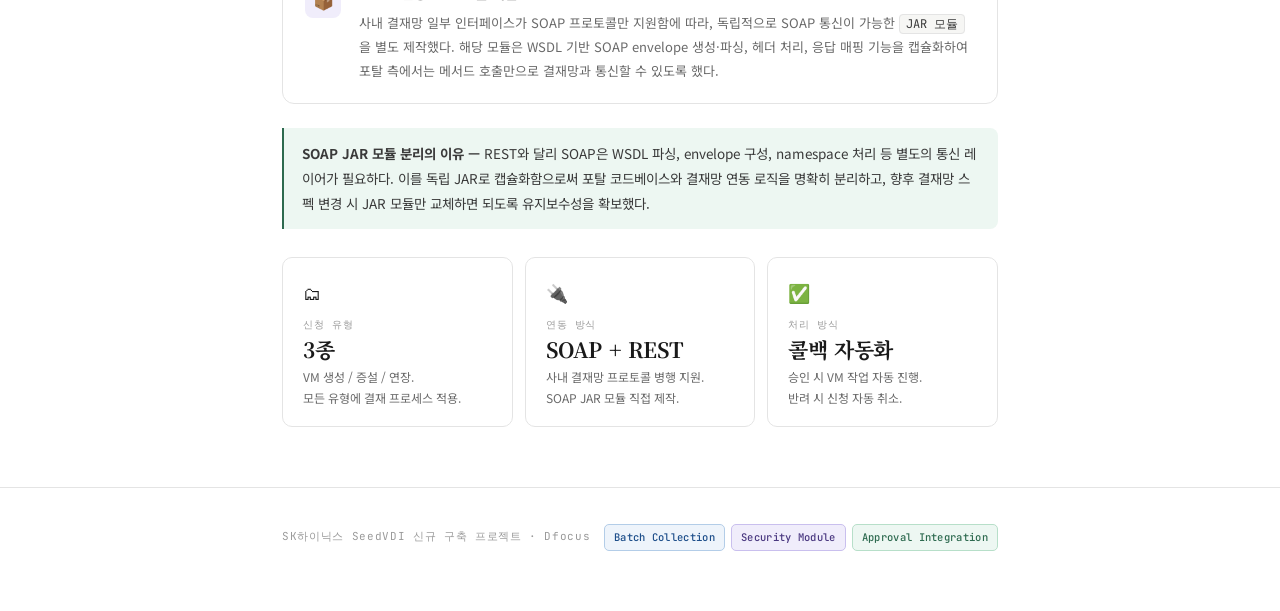
<file: seedvdi-portfolio.html>
<!DOCTYPE html>
<html lang="ko">

<head>
  <meta charset="UTF-8">
  <meta name="viewport" content="width=device-width, initial-scale=1.0">
  <title>SK하이닉스 SeedVDI 신규 구축 프로젝트</title>
  <link
    href="https://fonts.googleapis.com/css2?family=Noto+Serif+KR:wght@400;600;700&family=Noto+Sans+KR:wght@300;400;500;700&family=JetBrains+Mono:wght@400;500;600&display=swap"
    rel="stylesheet">
  <style>
    :root {
      --ink: #1a1a1a;
      --ink-2: #3a3a3a;
      --ink-3: #6a6a6a;
      --ink-4: #9a9a9a;
      --rule: #e4e4e4;
      --rule-2: #f0f0f0;
      --surface: #f6f6f4;
      --surface-2: #f0efec;
      --white: #ffffff;

      --green: #2d6a4f;
      --green-bg: #edf7f2;
      --green-border: #b7dfc9;

      --blue: #1d4e8a;
      --blue-bg: #eef4fb;
      --blue-border: #b3cde8;

      --violet: #4a3880;
      --violet-bg: #f0edfb;
      --violet-border: #c9bfee;

      --amber: #7a4f10;
      --amber-bg: #fdf5e6;
      --amber-border: #e8cfa0;

      --red: #8b2020;
      --red-bg: #fdf0f0;
      --red-border: #e8b0b0;
    }

    * {
      margin: 0;
      padding: 0;
      box-sizing: border-box;
    }

    html {
      scroll-behavior: smooth;
    }

    body {
      background: var(--white);
      color: var(--ink);
      font-family: 'Noto Sans KR', sans-serif;
      font-size: 15px;
      line-height: 1.8;
      -webkit-font-smoothing: antialiased;
    }

    @keyframes fadeUp {
      from {
        opacity: 0;
        transform: translateY(16px);
      }

      to {
        opacity: 1;
        transform: translateY(0);
      }
    }

    .fu {
      animation: fadeUp 0.55s ease both;
    }

    .d1 {
      animation-delay: .05s;
    }

    .d2 {
      animation-delay: .12s;
    }

    .d3 {
      animation-delay: .19s;
    }

    .d4 {
      animation-delay: .26s;
    }

    .d5 {
      animation-delay: .33s;
    }

    .d6 {
      animation-delay: .40s;
    }

    .d7 {
      animation-delay: .47s;
    }

    .d8 {
      animation-delay: .54s;
    }

    /* ── LAYOUT ── */
    .wrap {
      max-width: 780px;
      margin: 0 auto;
      padding: 0 32px;
    }

    /* ── SITE HEADER ── */
    .site-header {
      padding: 72px 0 52px;
      border-bottom: 1px solid var(--rule);
    }

    .header-eyebrow {
      font-family: 'JetBrains Mono', monospace;
      font-size: 11px;
      letter-spacing: .12em;
      text-transform: uppercase;
      color: var(--ink-4);
      margin-bottom: 10px;
    }

    .header-kicker {
      font-family: 'JetBrains Mono', monospace;
      font-size: 11px;
      letter-spacing: .08em;
      text-transform: uppercase;
      color: var(--blue);
      margin-bottom: 14px;
      font-weight: 600;
    }

    .header-title {
      font-family: 'Noto Serif KR', serif;
      font-size: clamp(26px, 4.5vw, 42px);
      font-weight: 700;
      color: var(--ink);
      letter-spacing: -.02em;
      line-height: 1.22;
      margin-bottom: 18px;
    }

    .header-desc {
      font-size: 14.5px;
      color: var(--ink-3);
      max-width: 580px;
      line-height: 1.9;
    }

    .header-tags {
      display: flex;
      flex-wrap: wrap;
      gap: 7px;
      margin-top: 24px;
    }

    /* ── PROJECT META BAR ── */
    .meta-bar {
      display: grid;
      grid-template-columns: repeat(3, 1fr);
      gap: 0;
      border: 1px solid var(--rule);
      border-radius: 10px;
      overflow: hidden;
      margin: 32px 0 0;
    }

    .meta-item {
      padding: 16px 20px;
      border-right: 1px solid var(--rule);
    }

    .meta-item:last-child {
      border-right: none;
    }

    .meta-label {
      font-family: 'JetBrains Mono', monospace;
      font-size: 9.5px;
      letter-spacing: .1em;
      text-transform: uppercase;
      color: var(--ink-4);
      margin-bottom: 5px;
    }

    .meta-value {
      font-size: 14px;
      font-weight: 700;
      color: var(--ink);
      line-height: 1.4;
    }

    /* ── SECTION ── */
    .section {
      padding: 60px 0 0;
    }

    .sec-num {
      font-family: 'JetBrains Mono', monospace;
      font-size: 11px;
      color: var(--ink-4);
      letter-spacing: .1em;
      margin-bottom: 5px;
    }

    .sec-title {
      font-family: 'Noto Serif KR', serif;
      font-size: clamp(20px, 3vw, 26px);
      font-weight: 700;
      color: var(--ink);
      letter-spacing: -.02em;
      margin-bottom: 5px;
    }

    .sec-sub {
      font-family: 'JetBrains Mono', monospace;
      font-size: 11px;
      color: var(--ink-4);
      letter-spacing: .06em;
      padding-bottom: 22px;
      border-bottom: 1px solid var(--rule);
      margin-bottom: 28px;
    }

    /* ── MODULE LABEL (큰 섹션 구분용) ── */
    .module-label {
      display: inline-flex;
      align-items: center;
      gap: 8px;
      font-family: 'JetBrains Mono', monospace;
      font-size: 10px;
      font-weight: 600;
      letter-spacing: .1em;
      text-transform: uppercase;
      padding: 4px 12px;
      border-radius: 4px;
      margin-bottom: 22px;
    }

    .ml-blue {
      background: var(--blue-bg);
      color: var(--blue);
      border: 1px solid var(--blue-border);
    }

    .ml-violet {
      background: var(--violet-bg);
      color: var(--violet);
      border: 1px solid var(--violet-border);
    }

    .ml-green {
      background: var(--green-bg);
      color: var(--green);
      border: 1px solid var(--green-border);
    }

    /* ── PURPOSE BOX ── */
    .purpose-box {
      background: var(--surface);
      border: 1px solid var(--rule);
      border-radius: 10px;
      padding: 22px 24px;
      margin-bottom: 20px;
    }

    .eyebrow {
      font-family: 'JetBrains Mono', monospace;
      font-size: 10px;
      letter-spacing: .1em;
      text-transform: uppercase;
      color: var(--ink-4);
      margin-bottom: 8px;
    }

    .purpose-text {
      font-size: 14px;
      color: var(--ink-2);
      line-height: 1.9;
    }

    /* ── INLINE CODE ── */
    code {
      font-family: 'JetBrains Mono', monospace;
      font-size: 12px;
      background: var(--surface);
      border: 1px solid var(--rule);
      border-radius: 4px;
      padding: 1px 6px;
      color: var(--ink-2);
    }

    /* ── TAGS ── */
    .tag {
      font-family: 'JetBrains Mono', monospace;
      font-size: 10.5px;
      padding: 3px 9px;
      border-radius: 5px;
      border: 1px solid;
      letter-spacing: .03em;
      font-weight: 500;
      display: inline-block;
    }

    .tag-default {
      border-color: var(--rule);
      color: var(--ink-3);
      background: var(--surface);
    }

    .tag-green {
      border-color: var(--green-border);
      color: var(--green);
      background: var(--green-bg);
    }

    .tag-blue {
      border-color: var(--blue-border);
      color: var(--blue);
      background: var(--blue-bg);
    }

    .tag-violet {
      border-color: var(--violet-border);
      color: var(--violet);
      background: var(--violet-bg);
    }

    .tag-amber {
      border-color: var(--amber-border);
      color: var(--amber);
      background: var(--amber-bg);
    }

    /* ── TIMELINE ── */
    .timeline {
      position: relative;
      padding-left: 28px;
    }

    .timeline::before {
      content: '';
      position: absolute;
      left: 6px;
      top: 8px;
      bottom: 8px;
      width: 1px;
      background: var(--rule);
    }

    .tl-item {
      position: relative;
      margin-bottom: 28px;
    }

    .tl-item:last-child {
      margin-bottom: 0;
    }

    .tl-dot {
      position: absolute;
      left: -25px;
      top: 7px;
      width: 10px;
      height: 10px;
      border-radius: 50%;
      background: var(--white);
      border: 1.5px solid var(--ink-4);
    }

    .tl-dot.blue {
      border-color: var(--blue);
      background: var(--blue-bg);
    }

    .tl-dot.green {
      border-color: var(--green);
      background: var(--green-bg);
    }

    .tl-dot.violet {
      border-color: var(--violet);
      background: var(--violet-bg);
    }

    .tl-dot.amber {
      border-color: var(--amber);
      background: var(--amber-bg);
    }

    .tl-phase {
      font-family: 'JetBrains Mono', monospace;
      font-size: 10px;
      letter-spacing: .1em;
      text-transform: uppercase;
      color: var(--ink-4);
      margin-bottom: 3px;
    }

    .tl-phase.blue {
      color: var(--blue);
    }

    .tl-phase.green {
      color: var(--green);
    }

    .tl-phase.violet {
      color: var(--violet);
    }

    .tl-phase.amber {
      color: var(--amber);
    }

    .tl-title {
      font-size: 14.5px;
      font-weight: 700;
      color: var(--ink);
      margin-bottom: 4px;
    }

    .tl-desc {
      font-size: 13.5px;
      color: var(--ink-3);
      line-height: 1.85;
    }

    /* ── CARDS ── */
    .card {
      border: 1px solid var(--rule);
      border-radius: 12px;
      padding: 20px 22px;
      display: flex;
      gap: 18px;
      align-items: flex-start;
      margin-bottom: 12px;
      background: var(--white);
      transition: border-color .2s, box-shadow .2s;
    }

    .card:last-child {
      margin-bottom: 0;
    }

    .card:hover {
      border-color: #d0d0d0;
      box-shadow: 0 2px 12px rgba(0, 0, 0, .05);
    }

    .card-icon {
      flex-shrink: 0;
      width: 36px;
      height: 36px;
      display: flex;
      align-items: center;
      justify-content: center;
      border-radius: 8px;
      font-size: 17px;
      margin-top: 1px;
    }

    .ci-green {
      background: var(--green-bg);
    }

    .ci-blue {
      background: var(--blue-bg);
    }

    .ci-violet {
      background: var(--violet-bg);
    }

    .ci-amber {
      background: var(--amber-bg);
    }

    .ci-red {
      background: var(--red-bg);
    }

    .card-title {
      font-size: 14px;
      font-weight: 700;
      color: var(--ink);
      margin-bottom: 5px;
    }

    .card-desc {
      font-size: 13px;
      color: var(--ink-3);
      line-height: 1.85;
    }

    .card.warn {
      border-color: var(--amber-border);
      background: var(--amber-bg);
    }

    .card.ok {
      border-color: var(--green-border);
      background: var(--green-bg);
    }

    /* ── KP GRID ── */
    .kp-grid {
      display: grid;
      grid-template-columns: 1fr 1fr 1fr;
      gap: 12px;
    }

    .kp-box {
      border: 1px solid var(--rule);
      border-radius: 10px;
      padding: 18px 20px;
      background: var(--white);
    }

    .kp-icon {
      font-size: 18px;
      margin-bottom: 8px;
    }

    .kp-label {
      font-family: 'JetBrains Mono', monospace;
      font-size: 9.5px;
      letter-spacing: .1em;
      text-transform: uppercase;
      color: var(--ink-4);
      margin-bottom: 4px;
    }

    .kp-value {
      font-family: 'Noto Serif KR', serif;
      font-size: 21px;
      font-weight: 700;
      color: var(--ink);
      letter-spacing: -.02em;
      line-height: 1.1;
      margin-bottom: 5px;
    }

    .kp-desc {
      font-size: 12px;
      color: var(--ink-3);
      line-height: 1.75;
    }

    /* ── TWO-COL ── */
    .two-col {
      display: grid;
      grid-template-columns: 1fr 1fr;
      gap: 12px;
    }

    /* ── FLOW MINI ── */
    .flow-mini {
      background: var(--surface);
      border: 1px solid var(--rule);
      border-radius: 10px;
      padding: 20px 24px;
      margin: 18px 0;
    }

    .flow-steps {
      display: flex;
      align-items: center;
      flex-wrap: wrap;
      gap: 0;
    }

    .flow-step {
      font-family: 'JetBrains Mono', monospace;
      font-size: 11px;
      padding: 5px 11px;
      border-radius: 6px;
      border: 1px solid var(--rule);
      background: var(--white);
      color: var(--ink-2);
      white-space: nowrap;
    }

    .flow-arrow {
      font-size: 13px;
      color: var(--ink-4);
      margin: 0 6px;
    }

    /* ── HIGHLIGHT BOX ── */
    .hl-box {
      border-left: 2.5px solid var(--ink-3);
      padding: 13px 18px;
      margin: 16px 0;
      background: var(--surface);
      border-radius: 0 8px 8px 0;
    }

    .hl-box.blue {
      border-color: var(--blue);
      background: var(--blue-bg);
    }

    .hl-box.green {
      border-color: var(--green);
      background: var(--green-bg);
    }

    .hl-box.amber {
      border-color: var(--amber);
      background: var(--amber-bg);
    }

    .hl-box.violet {
      border-color: var(--violet);
      background: var(--violet-bg);
    }

    .hl-box p {
      font-size: 13.5px;
      color: var(--ink-2);
      line-height: 1.85;
    }

    /* ── SEQUENCE DIAGRAM (RSA+AES) ── */
    .seq-wrap {
      border: 1px solid var(--rule);
      border-radius: 12px;
      overflow: hidden;
      margin-top: 4px;
    }

    .seq-actors {
      display: grid;
      grid-template-columns: 1fr 1fr;
      background: var(--surface);
      border-bottom: 1px solid var(--rule);
    }

    .seq-actor {
      padding: 14px 20px;
      text-align: center;
    }

    .seq-actor:first-child {
      border-right: 1px solid var(--rule);
    }

    .seq-actor-name {
      font-family: 'JetBrains Mono', monospace;
      font-size: 12px;
      font-weight: 600;
      color: var(--ink);
      letter-spacing: .04em;
    }

    .seq-actor-sub {
      font-family: 'JetBrains Mono', monospace;
      font-size: 10px;
      color: var(--ink-4);
      margin-top: 3px;
      letter-spacing: .04em;
    }

    .seq-body {
      padding: 8px 0;
    }

    .seq-row {
      display: grid;
      grid-template-columns: 1fr 1fr;
      position: relative;
      min-height: 100px;
    }

    .seq-row+.seq-row {
      border-top: 1px solid var(--rule-2);
    }

    .seq-step-num {
      position: absolute;
      left: 12px;
      top: 12px;
      font-family: 'JetBrains Mono', monospace;
      font-size: 9px;
      font-weight: 600;
      letter-spacing: .06em;
      text-transform: uppercase;
      color: var(--ink-4);
    }

    /* lifelines */
    .seq-row::before,
    .seq-row::after {
      content: '';
      position: absolute;
      top: 0;
      bottom: 0;
      width: 1px;
      background: repeating-linear-gradient(to bottom, var(--rule) 0, var(--rule) 5px, transparent 5px, transparent 10px);
      z-index: 0;
    }

    .seq-row::before {
      left: 25%;
    }

    .seq-row::after {
      right: 25%;
    }

    .seq-arrow-wrap {
      position: absolute;
      left: 25%;
      right: 25%;
      top: 50%;
      transform: translateY(-50%);
      display: flex;
      align-items: center;
      z-index: 2;
    }

    .seq-line {
      flex: 1;
      height: 1.5px;
    }

    .seq-line-r {
      background: linear-gradient(90deg, var(--blue), rgba(29, 78, 138, .2));
    }

    .seq-line-l {
      background: linear-gradient(90deg, rgba(74, 56, 128, .2), var(--violet));
    }

    .seq-line-g {
      background: linear-gradient(90deg, var(--green), rgba(45, 106, 79, .2));
    }

    .seq-line-gr {
      background: linear-gradient(90deg, rgba(45, 106, 79, .2), var(--green));
    }

    .seq-head-r {
      width: 0;
      height: 0;
      border-top: 5px solid transparent;
      border-bottom: 5px solid transparent;
      border-left: 8px solid var(--blue);
    }

    .seq-head-l {
      width: 0;
      height: 0;
      border-top: 5px solid transparent;
      border-bottom: 5px solid transparent;
      border-right: 8px solid var(--violet);
    }

    .seq-head-g {
      width: 0;
      height: 0;
      border-top: 5px solid transparent;
      border-bottom: 5px solid transparent;
      border-left: 8px solid var(--green);
    }

    .seq-head-gr {
      width: 0;
      height: 0;
      border-top: 5px solid transparent;
      border-bottom: 5px solid transparent;
      border-right: 8px solid var(--green);
    }

    .seq-msg {
      position: absolute;
      left: 25%;
      right: 25%;
      top: calc(50% - 26px);
      text-align: center;
      z-index: 3;
    }

    .seq-msg-label {
      font-family: 'JetBrains Mono', monospace;
      font-size: 11px;
      font-weight: 600;
      display: inline-block;
      background: var(--white);
      padding: 2px 10px;
      border-radius: 4px;
      border: 1px solid var(--rule);
      color: var(--ink-2);
    }

    .seq-msg-sub {
      display: block;
      margin-top: 3px;
      font-size: 11px;
      color: var(--ink-4);
      font-family: 'JetBrains Mono', monospace;
    }

    /* dots on lifelines */
    .seq-dot {
      position: absolute;
      width: 8px;
      height: 8px;
      border-radius: 50%;
      top: 50%;
      transform: translate(-50%, -50%);
      z-index: 3;
    }

    .sd-l {
      left: 25%;
    }

    .sd-r {
      right: 25%;
      transform: translate(50%, -50%);
    }

    .sd-blue {
      background: var(--blue);
      border: 2px solid var(--white);
    }

    .sd-violet {
      background: var(--violet);
      border: 2px solid var(--white);
    }

    .sd-green {
      background: var(--green);
      border: 2px solid var(--white);
    }

    /* ── NOTE ASIDE ── */
    .note-aside {
      position: absolute;
      z-index: 3;
      font-family: 'JetBrains Mono', monospace;
      font-size: 10px;
      padding: 5px 10px;
      border-radius: 5px;
      max-width: 160px;
      line-height: 1.55;
    }

    .na-left {
      left: 2%;
      top: 30px;
      text-align: left;
    }

    .na-right {
      right: 2%;
      top: 30px;
      text-align: right;
    }

    .na-blue {
      background: var(--blue-bg);
      color: var(--blue);
      border: 1px solid var(--blue-border);
    }

    .na-violet {
      background: var(--violet-bg);
      color: var(--violet);
      border: 1px solid var(--violet-border);
    }

    .na-green {
      background: var(--green-bg);
      color: var(--green);
      border: 1px solid var(--green-border);
    }

    /* ── SECTION DIVIDER ── */
    .module-divider {
      border: none;
      border-top: 1.5px solid var(--rule-2);
      margin: 48px 0 0;
    }

    /* ── FOOTER ── */
    .site-footer {
      padding: 36px 0 60px;
      border-top: 1px solid var(--rule);
      margin-top: 60px;
    }

    .footer-inner {
      display: flex;
      justify-content: space-between;
      align-items: center;
      flex-wrap: wrap;
      gap: 12px;
    }

    .footer-copy {
      font-family: 'JetBrains Mono', monospace;
      font-size: 11px;
      color: var(--ink-4);
      letter-spacing: .06em;
    }

    .footer-tags {
      display: flex;
      gap: 6px;
    }

    /* responsive */
    @media(max-width:620px) {
      .wrap {
        padding: 0 20px;
      }

      .kp-grid {
        grid-template-columns: 1fr 1fr;
      }

      .two-col {
        grid-template-columns: 1fr;
      }

      .meta-bar {
        grid-template-columns: 1fr;
      }

      .meta-item {
        border-right: none;
        border-bottom: 1px solid var(--rule);
      }

      .meta-item:last-child {
        border-bottom: none;
      }

      .flow-steps {
        flex-direction: column;
        align-items: flex-start;
      }

      .flow-arrow {
        transform: rotate(90deg);
        margin: 3px 0;
      }
    }
  </style>
</head>

<body>

  <!-- ══ SITE HEADER ══ -->
  <header class="site-header">
    <div class="wrap">
      <p class="header-eyebrow fu d1">Portfolio · Project</p>
      <p class="header-kicker fu d2">SK하이닉스 SeedVDI 신규 구축 프로젝트</p>
      <h1 class="header-title fu d3">
        VM 배치 수집 · 보안 통신<br>· 외부 결재 모듈 연동
      </h1>
      <p class="header-desc fu d4">
        Horizon REST API 기반 대규모 VM 상태 수집 배치,
        C# Launcher–Java 서버 간 RSA+AES 하이브리드 암호화 보안 채널,
        그리고 VM 신청(생성/증설/연장)과 사내 결재망(SOAP·REST API) 통합 연동
        기능을 담당했다.
      </p>
      <div class="header-tags fu d5">
        <span class="tag tag-default">C# / .NET</span>
        <span class="tag tag-default">Java</span>
        <span class="tag tag-blue">Spring Boot</span>
        <span class="tag tag-blue">React</span>
        <span class="tag tag-blue">Node.js</span>
        <span class="tag tag-blue">Horizon REST API</span>
        <span class="tag tag-violet">JPA</span>
        <span class="tag tag-violet">MSSQL</span>
        <span class="tag tag-violet">RSA + AES</span>
        <span class="tag tag-amber">Jenkins</span>
        <span class="tag tag-amber">Git</span>
        <span class="tag tag-default">Windows Scheduler</span>
      </div>


    </div>
  </header>

  <main>

    <!-- ══════════════════════════════════════════
     PART A — VM 상태 수집 배치 시스템
═══════════════════════════════════════════ -->
    <section class="section">
      <div class="wrap">
        <div class="sec-num fu d1">01</div>
        <h2 class="sec-title fu d2">VM 상태 수집 배치 시스템</h2>
        <p class="sec-sub fu d3">VM STATUS BATCH COLLECTION · HORIZON REST API</p>

        <!-- 배경 -->
        <div class="two-col fu d5">
          <div class="card warn">
            <div class="card-icon ci-amber">⚠</div>
            <div class="card-body">
              <div class="card-title">기존 방식의 한계</div>
              <div class="card-desc">
                Event DB 폴링 방식으로 실시간 상태 반영 지연.
                이벤트 누락 시 상태 불일치 발생.
                ~25,000대 VM을 커버하기에 구조적으로 부적합.
              </div>
            </div>
          </div>
          <div class="card ok">
            <div class="card-icon ci-green">✓</div>
            <div class="card-body">
              <div class="card-title">개선 방향</div>
              <div class="card-desc">
                Horizon REST API 직접 호출로 전환.
                병렬 처리 구조로 수집 시간 최소화.
                배치 주기 10 ~ 15분내외 목표 (실측 후 확정).
              </div>
            </div>
          </div>
        </div>

        <!-- 수집 흐름 -->
        <div class="flow-mini fu d6">
          <div class="eyebrow" style="margin-bottom:12px">수집 흐름 요약</div>
          <div class="flow-steps">
            <span class="flow-step">Windows Scheduler</span>
            <span class="flow-arrow">→</span>
            <span class="flow-step">DB Horizon 조회</span>
            <span class="flow-arrow">→</span>
            <span class="flow-step">수집 대상 필터</span>
            <span class="flow-arrow">→</span>
            <span class="flow-step">병렬 API 수집</span>
            <span class="flow-arrow">→</span>
            <span class="flow-step">별도 테이블 UPSERT</span>
          </div>
        </div>

        <!-- 타임라인 -->
        <div class="timeline fu d7">

          <div class="tl-item">
            <div class="tl-dot blue"></div>
            <div class="tl-phase blue">Step 01 — Trigger</div>
            <div class="tl-title">Windows Task Scheduler 배치 기동</div>
            <div class="tl-desc">
              배치 목표 주기는 <strong>10 ~ 15분내외</strong>. API 응답 속도와 DB 처리 시간을 실측한 뒤 최종 확정.
              전체 수집 대상 VM은 약 <strong>25,000대</strong>이며, 가장 규모가 큰 단일 호라이즌에 약 12,000대가 수용된다.
            </div>
          </div>

          <div class="tl-item">
            <div class="tl-dot amber"></div>
            <div class="tl-phase amber">Step 02 — Target Selection</div>
            <div class="tl-title">수집 대상 Horizon 동적 조회 (이중화 제어)</div>
            <div class="tl-desc">
              배치 시작 시 DB Horizon 테이블에서
              <code>collect_yn = 'Y'</code>인 행만 조회해 수집 대상을 구성한다.
              이중화 구성 호라이즌 서버는은 Standby를 <code>'N'</code>으로 설정해
              중복 수집을 방지하며, DB 컬럼 값 변경만으로 수집 대상을 즉시 전환할 수 있다.
            </div>
          </div>

          <div class="tl-item">
            <div class="tl-dot violet"></div>
            <div class="tl-phase violet">Step 03 — API Strategy</div>
            <div class="tl-title">Horizon REST API 조회 전략 결정</div>
            <div class="tl-desc">
              포탈 조회 API를 참고하여 <strong>Pool 단위 필터 파라미터 지원 여부</strong>를 사전 확인한다.
              필터 지원 시에는 Pool별 분할 병렬 조회로 성능을 최적화하고,
              미지원 시에는 호라이즌 단위 전체 일괄 조회 후 메모리 내 처리한다.
              현장 담당자에게 <strong>필터 적용 vs 전체 조회 응답 시간 비교 측정을 요청</strong>해 전략을 확정한다.
            </div>
          </div>

          <div class="tl-item">
            <div class="tl-dot green"></div>
            <div class="tl-phase green">Step 04 — Parallel Collection</div>
            <div class="tl-title">호라이즌별 독립 스레드 병렬 수집</div>
            <div class="tl-desc">
              수집 대상 각 Horizon에 독립 스레드를 할당해 병렬로 API를 호출한다.
              API가 Pool 필터를 지원하면 호라이즌 내에서도 Pool 단위로 서브 태스크를 추가 분할해
              병렬화 효과를 극대화한다.
            </div>
          </div>

          <div class="tl-item">
            <div class="tl-dot green"></div>
            <div class="tl-phase green">Step 05 — DB Write</div>
            <div class="tl-title">별도 VM 상태 테이블에 UPSERT · NOLOCK 적용</div>
            <div class="tl-desc">
              수집 결과를 기존 운영 테이블이 아닌 배치 전용 별도 상태 테이블에 UPSERT한다.
              10 ~ 15분내외마다 지속 업데이트되므로 기존 테이블에 직접 쓰면 SELECT와의 Lock 경합이 발생한다.
              포탈·Trinity의 View, Procedure, Query에서 이 테이블을 JOIN할 때는
              <code>WITH (NOLOCK)</code>을 일괄 적용해 Dirty Read를 허용하고 Lock을 우회한다.
            </div>
          </div>
        </div>

        <!-- 설계도 이미지 -->
        <div class="fu d8" style="margin-top:36px;">
          <div class="eyebrow" style="margin-bottom:12px">설계도</div>
          <div style="border:1px solid var(--rule); border-radius:12px; overflow:hidden; background:var(--surface);">
            <img src="img/batch.png" alt="VM 상태 수집 배치 시스템 설계도"
              style="width:100%; display:block; border-radius:12px 12px 0 0;">
            <div style="padding:10px 16px; border-top:1px solid var(--rule);">
              <span
                style="font-family:'JetBrains Mono',monospace; font-size:10.5px; color:var(--ink-4); letter-spacing:.04em;">
                VM 상태 수집 배치 시스템 — 구현 설계도
              </span>
            </div>
          </div>
        </div>

        <!-- 핵심 설계 카드 -->
        <hr class="module-divider" style="margin-top:36px;">
        <div style="margin-top:28px;">
          <div class="eyebrow fu d1" style="margin-bottom:16px">핵심 설계 결정</div>

          <div class="card fu d2">
            <div class="card-icon ci-amber">🔀</div>
            <div class="card-body">
              <div class="card-title">이중화 호라이즌 수집 제어</div>
              <div class="card-desc">
                Horizon 테이블에 <code>collect_yn CHAR(1)</code> 컬럼을 추가.
                배치는 <code>'Y'</code>인 서버만 대상으로 삼아 이중화 구성의 중복 수집을 방지.
                운영 중 이중화 전환 시에도 DB 값 변경만으로 즉시 대상을 교체할 수 있어 유연하다.
              </div>
            </div>
          </div>

          <div class="card fu d3">
            <div class="card-icon ci-red">🔒</div>
            <div class="card-body">
              <div class="card-title">DB Table Lock 분리</div>
              <div class="card-desc">
                배치 전용 VM 상태 테이블(<code>vm_status_batch</code>)을 별도 생성해 Lock을 분리.
                포탈·Trinity 조회 프로시저는 해당 테이블 JOIN 시
                <code>WITH (NOLOCK)</code>을 적용. 기존 프로시저의 NOLOCK 패턴을 참고해 동일하게 작성.
              </div>
            </div>
          </div>
        </div>

        <!-- 기술 스택 -->
        <div class="kp-grid fu d4" style="margin-top:28px;">
          <div class="kp-box">
            <div class="kp-icon">🖥</div>
            <div class="kp-label">수집 대상</div>
            <div class="kp-value">~25,000</div>
            <div class="kp-desc">전체 VM 규모.<br>최대 단일 호라이즌 ~12,000대.</div>
          </div>
          <div class="kp-box">
            <div class="kp-icon">⏱</div>
            <div class="kp-label">배치 주기</div>
            <div class="kp-value">10 ~ 15분내외 목표</div>
          </div>
          <div class="kp-box">
            <div class="kp-icon">⚡</div>
            <div class="kp-label">처리 방식</div>
            <div class="kp-value">병렬 스레드</div>
            <div class="kp-desc">호라이즌별 독립 스레드.</div>
          </div>
        </div>
      </div>
    </section>

    <!-- ══════════════════════════════════════════
     PART B — RSA+AES 하이브리드 보안 모듈
═══════════════════════════════════════════ -->
    <section class="section" style="padding-top:72px;">
      <div class="wrap">
        <div class="sec-num fu d1">02</div>
        <h2 class="sec-title fu d2">JWT · RSA+AES 하이브리드 보안 통신 모듈</h2>
        <p class="sec-sub fu d3">JWT LAUNCH TRIGGER · RSA KEY EXCHANGE · AES-256 ENCRYPTION PROTOCOL</p>

        <div class="purpose-box fu d5">
          <div class="eyebrow">설계 목적</div>
          <p class="purpose-text">
            웹 서버가 JWT를 통해 C# Launcher를 안전하게 기동하고,
            Launcher가 일회용 RSA 키쌍을 생성해 콜백 요청에 공개키를 포함하여 전송한다.
            서버는 JWT를 검증한 뒤 VM 접속 정보를 <strong>AES-256으로 암호화</strong>하고,
            AES 키는 Launcher의 <strong>RSA 공개키로 Key Wrapping</strong>하여 응답한다.
            Launcher는 자신의 RSA 개인키로 AES 키를 복호화한 후 VM 데이터를 복호화해 접속을 수행한다.
          </p>
        </div>

        <!-- Sequence Diagram — Full Protocol -->
        <div class="seq-wrap fu d6">

          <!-- Actors — 한 번만 표시 -->
          <div class="seq-actors">
            <div class="seq-actor">
              <div class="seq-actor-name">🌐 Web Server</div>
              <div class="seq-actor-sub">Java Tomcat</div>
            </div>
            <div class="seq-actor">
              <div class="seq-actor-name">💻 C# Launcher</div>
              <div class="seq-actor-sub">.NET App</div>
            </div>
          </div>

          <!-- Body -->
          <div class="seq-body">

            <!-- ── Phase 1 배너 ── -->
            <div
              style="grid-column:1/-1; padding:6px 14px; background:var(--blue-bg); border-bottom:1px solid var(--blue-border); border-top:1px solid var(--blue-border);">
              <span
                style="font-family:'JetBrains Mono',monospace; font-size:9.5px; font-weight:600; letter-spacing:.08em; text-transform:uppercase; color:var(--blue);">Phase
                1 · Launch Trigger</span>
            </div>

            <!-- STEP 1 -->
            <div class="seq-row">
              <div class="seq-step-num">STEP 01</div>
              <div class="note-aside na-left na-blue">callbackUrl 포함<br>JWT 생성<br>(서버 내부)</div>
              <div class="seq-arrow-wrap">
              </div>
              <div class="seq-msg">
                <span class="seq-msg-label">📝 JWT 생성 (callbackUrl 포함)</span>
                <span class="seq-msg-sub">payload: { callbackUrl, exp, sub, ... }</span>
              </div>
              <div class="seq-dot sd-l sd-blue"></div>
              <div class="seq-dot sd-r sd-blue"></div>
            </div>

            <!-- STEP 2 -->
            <div class="seq-row">
              <div class="seq-step-num">STEP 02</div>
              <div class="note-aside na-left na-violet">.slv 파일 또는<br>커스텀 프로토콜로<br>JWT 전달 &amp; 런처 실행</div>
              <div class="seq-arrow-wrap">
                <div class="seq-line seq-line-r"></div>
                <div class="seq-head-r"></div>
              </div>
              <div class="seq-msg">
                <span class="seq-msg-label">🚀 런처 실행 + JWT 전달</span>
                <span class="seq-msg-sub">.slv 파일 / 커스텀 프로토콜로 런처 기동</span>
              </div>
              <div class="seq-dot sd-l sd-violet"></div>
              <div class="seq-dot sd-r sd-violet"></div>
            </div>

            <!-- STEP 3 -->
            <div class="seq-row">
              <div class="seq-step-num">STEP 03</div>
              <div class="note-aside na-right na-violet">JWT 디코딩<br>callbackUrl 추출<br>(런처 내부)</div>
              <div class="seq-msg">
                <span class="seq-msg-label">🔍 JWT 디코딩 → callbackUrl 추출</span>
                <span class="seq-msg-sub">런처 내부 처리 — 네트워크 통신 없음</span>
              </div>
              <div class="seq-dot sd-l sd-violet"></div>
              <div class="seq-dot sd-r sd-violet"></div>
            </div>

            <!-- ── Phase 2 배너 ── -->
            <div
              style="grid-column:1/-1; padding:6px 14px; background:var(--violet-bg); border-bottom:1px solid var(--violet-border); border-top:1px solid var(--violet-border); margin-top:2px;">
              <span
                style="font-family:'JetBrains Mono',monospace; font-size:9.5px; font-weight:600; letter-spacing:.08em; text-transform:uppercase; color:var(--violet);">Phase
                2 · Callback &amp; Key Exchange</span>
            </div>

            <!-- STEP 4 -->
            <div class="seq-row">
              <div class="seq-step-num">STEP 04</div>
              <div class="note-aside na-right na-violet">일회용 RSA<br>공개키/개인키 쌍<br>생성 (런처 내부)</div>
              <div class="seq-msg">
                <span class="seq-msg-label">🔑 일회용 RSA 키쌍 생성</span>
                <span class="seq-msg-sub">런처 내부 처리 — 세션마다 새로운 키쌍 생성</span>
              </div>
              <div class="seq-dot sd-l sd-violet"></div>
              <div class="seq-dot sd-r sd-violet"></div>
            </div>

            <!-- STEP 5 -->
            <div class="seq-row">
              <div class="seq-step-num">STEP 05</div>
              <div class="note-aside na-right na-blue">Header: JWT +<br>RSA Public Key<br>포함하여 전송</div>
              <div class="seq-arrow-wrap">
                <div class="seq-head-l"></div>
                <div class="seq-line seq-line-l"></div>
              </div>
              <div class="seq-msg">
                <span class="seq-msg-label">📤 callbackUrl 호출 (JWT + RSA 공개키)</span>
                <span class="seq-msg-sub">Header: Authorization: Bearer &lt;JWT&gt;, X-RSA-PublicKey:
                  &lt;pubkey&gt;</span>
              </div>
              <div class="seq-dot sd-l sd-blue"></div>
              <div class="seq-dot sd-r sd-violet"></div>
            </div>

            <!-- ── Phase 3 배너 ── -->
            <div
              style="grid-column:1/-1; padding:6px 14px; background:var(--green-bg); border-bottom:1px solid var(--green-border); border-top:1px solid var(--green-border); margin-top:2px;">
              <span
                style="font-family:'JetBrains Mono',monospace; font-size:9.5px; font-weight:600; letter-spacing:.08em; text-transform:uppercase; color:var(--green);">Phase
                3 · Server-side Processing</span>
            </div>

            <!-- STEP 6 -->
            <div class="seq-row">
              <div class="seq-step-num">STEP 06</div>
              <div class="note-aside na-left na-blue">서명/만료/인증<br>3중 JWT 검증<br>(서버 내부)</div>
              <div class="seq-msg">
                <span class="seq-msg-label">🛡 JWT 검증 (서명 · 만료 · 인증)</span>
                <span class="seq-msg-sub">검증 실패 시 401 Unauthorized 응답 반환</span>
              </div>
              <div class="seq-dot sd-l sd-blue"></div>
              <div class="seq-dot sd-r sd-blue"></div>
            </div>

            <!-- STEP 7 -->
            <div class="seq-row">
              <div class="seq-step-num">STEP 07</div>
              <div class="note-aside na-left na-green">검증 통과 후<br>AES-256 랜덤<br>대칭키 생성</div>
              <div class="seq-msg">
                <span class="seq-msg-label">🎲 AES-256 랜덤 대칭키 생성</span>
                <span class="seq-msg-sub">요청마다 새로운 AES 세션키 생성 — 재사용 없음</span>
              </div>
              <div class="seq-dot sd-l sd-green"></div>
              <div class="seq-dot sd-r sd-green"></div>
            </div>

            <!-- STEP 8 -->
            <div class="seq-row">
              <div class="seq-step-num">STEP 08</div>
              <div class="note-aside na-left na-green">VM 접속 정보 +<br>프로세스 체크 정보<br>AES 암호화</div>
              <div class="seq-msg">
                <span class="seq-msg-label">🔐 VM 데이터 AES-256 암호화</span>
                <span class="seq-msg-sub">{ vmHost, vmPort, credentials, processCheck } → AES Ciphertext</span>
              </div>
              <div class="seq-dot sd-l sd-green"></div>
              <div class="seq-dot sd-r sd-green"></div>
            </div>

            <!-- STEP 9 -->
            <div class="seq-row">
              <div class="seq-step-num">STEP 09</div>
              <div class="note-aside na-left na-violet">런처 RSA 공개키로<br>AES 키를<br>Key Wrapping</div>
              <div class="seq-msg">
                <span class="seq-msg-label">🔒 AES Key → RSA-OAEP Key Wrapping</span>
                <span class="seq-msg-sub">런처의 RSA Public Key로 AES 키 암호화 → 도청 불가</span>
              </div>
              <div class="seq-dot sd-l sd-violet"></div>
              <div class="seq-dot sd-r sd-violet"></div>
            </div>

            <!-- ── Phase 4 배너 ── -->
            <div
              style="grid-column:1/-1; padding:6px 14px; background:var(--surface); border-bottom:1px solid var(--rule); border-top:1px solid var(--rule); margin-top:2px;">
              <span
                style="font-family:'JetBrains Mono',monospace; font-size:9.5px; font-weight:600; letter-spacing:.08em; text-transform:uppercase; color:var(--ink-3);">Phase
                4 · Response &amp; Decrypt</span>
            </div>

            <!-- STEP 10 -->
            <div class="seq-row">
              <div class="seq-step-num">STEP 10</div>
              <div class="note-aside na-left na-blue">Header: 암호화된<br>AES 키 (RSA-OAEP)<br>Body: AES 암호문</div>
              <div class="seq-arrow-wrap">
                <div class="seq-line seq-line-r"></div>
                <div class="seq-head-r"></div>
              </div>
              <div class="seq-msg">
                <span class="seq-msg-label">📩 응답: Header(AES Key) + Body(AES Ciphertext)</span>
                <span class="seq-msg-sub">X-Encrypted-Key: RSA-OAEP(AES Key) · Body: AES-256(JSON Data)</span>
              </div>
              <div class="seq-dot sd-l sd-blue"></div>
              <div class="seq-dot sd-r sd-violet"></div>
            </div>

            <!-- STEP 11a -->
            <div class="seq-row">
              <div class="seq-step-num">STEP 11-①</div>
              <div class="note-aside na-right na-violet">RSA 개인키로<br>AES 키 복호화<br>(런처 내부)</div>
              <div class="seq-msg">
                <span class="seq-msg-label">🔓 ① RSA 개인키로 AES 키 복호화</span>
                <span class="seq-msg-sub">RSA Private Key로 Wrapped AES Key 언래핑</span>
              </div>
              <div class="seq-dot sd-l sd-violet"></div>
              <div class="seq-dot sd-r sd-violet"></div>
            </div>

            <!-- STEP 11b -->
            <div class="seq-row">
              <div class="seq-step-num">STEP 11-②</div>
              <div class="note-aside na-right na-green">복호화된 AES로<br>JSON 데이터 복호화<br>(런처 내부)</div>
              <div class="seq-msg">
                <span class="seq-msg-label">🔓 ② AES 키로 JSON 데이터 복호화</span>
                <span class="seq-msg-sub">VM 접속 정보 + 프로세스 체크 정보 획득</span>
              </div>
              <div class="seq-dot sd-l sd-green"></div>
              <div class="seq-dot sd-r sd-green"></div>
            </div>

            <!-- FINAL -->
            <div class="seq-row" style="background:var(--green-bg);">
              <div class="seq-step-num">FINAL</div>
              <div class="note-aside na-right na-green">복호화된 데이터로<br>VM 접속 프로그램 실행<br>+ CLI 명령 수행</div>
              <div class="seq-msg" style="top:calc(50% - 26px);">
                <span class="seq-msg-label"
                  style="background:var(--green-bg); border-color:var(--green-border); color:var(--green);">🖥 VM 접속
                  프로그램 실행 &amp; 커맨드라인 실행</span>
                <span class="seq-msg-sub">복호화된 VM 정보 기반 접속 · 프로세스 체크 · CLI 명령 수행</span>
              </div>
              <div class="seq-dot sd-l sd-green"></div>
              <div class="seq-dot sd-r sd-green"></div>
            </div>

          </div>
        </div>

        <!-- 설계 포인트 카드 -->
        <div style="margin-top:24px;">
          <div class="card fu d7">
            <div class="card-icon ci-blue">�</div>
            <div class="card-body">
              <div class="card-title">JWT — 안전한 런처 기동 및 인증</div>
              <div class="card-desc">
                웹 서버는 <code>callbackUrl</code>을 페이로드에 포함한 JWT를 생성해 런처에 전달한다.
                런처가 콜백 요청 시 JWT를 헤더에 포함하면 서버는 서명·만료·인증을 3중 검증한다.
                일회성 토큰 구조로 재전송 공격(Replay Attack)을 원천 차단한다.
              </div>
            </div>
          </div>

          <div class="card fu d8">
            <div class="card-icon ci-violet">🔑</div>
            <div class="card-body">
              <div class="card-title">RSA-OAEP — 일회용 키 교환 (Key Wrapping)</div>
              <div class="card-desc">
                런처는 세션마다 일회용 RSA 키쌍을 생성한다. 공개키를 콜백 요청 헤더에 포함해 전송하면
                서버가 이를 사용해 AES 세션키를 RSA-OAEP 방식으로 암호화(Key Wrapping)하여 응답한다.
                개인키는 런처만 보유하므로 AES 키는 탈취 불가능하다.
              </div>
            </div>
          </div>

          <div class="card fu d8">
            <div class="card-icon ci-green">🔐</div>
            <div class="card-body">
              <div class="card-title">AES-256 — VM 접속 데이터 암호화</div>
              <div class="card-desc">
                실제 VM 접속 정보(호스트·포트·인증 정보)와 프로세스 체크 정보는 AES-256으로 암호화되어
                응답 바디에 포함된다. 런처는 복호화한 데이터로 VM 접속 프로그램을 실행하고
                커맨드라인으로 명령을 수행해 접속을 완료한다.
              </div>
            </div>
          </div>
        </div>

        <div class="hl-box violet fu d5" style="margin-top:8px;">
          <p>
            <strong>보안 설계의 핵심 —</strong>
            JWT로 런처를 안전하게 기동·인증하고, 일회용 RSA 키쌍으로 AES 세션키를 Key Wrapping해 전달한다.
            VM 접속 데이터는 AES-256으로 암호화하여 네트워크 상에서 평문이 노출되지 않는다.
            세션마다 새로운 RSA 키쌍과 AES 키를 생성해 이전 세션 키가 유출되어도 독립적인 보안을 보장한다.
          </p>
        </div>
      </div>
    </section>

    <!-- ══════════════════════════════════════════
     PART C — VDI 포탈 외부 통합 결재 모듈 연동
═══════════════════════════════════════════ -->
    <section class="section" style="padding-top:72px;">
      <div class="wrap">
        <div class="sec-num fu d1">03</div>
        <h2 class="sec-title fu d2">VDI 포탈 외부 통합 결재 모듈 연동</h2>
        <p class="sec-sub fu d3">EXTERNAL APPROVAL INTEGRATION · SOAP &amp; REST API</p>

        <!-- 목적 -->
        <div class="purpose-box fu d5">
          <div class="eyebrow">연동 목적</div>
          <p class="purpose-text">
            VM 신청(생성 / 증설 / 연장) 기능을 사내 결재망과 연동하여
            <strong>관리자 승인 절차 프로세스</strong>를 구축했다.
            결재망은 <strong>SOAP</strong>과 <strong>REST API</strong> 두 가지 방식을 병행 지원하며,
            SOAP 통신을 위한 별도 JAR 모듈을 직접 설계·제작해 포탈에 적용했다.
          </p>
        </div>

        <!-- 흐름 요약 -->
        <div class="flow-mini fu d6">
          <div class="eyebrow" style="margin-bottom:12px">결재 요청 흐름 요약</div>
          <div class="flow-steps">
            <span class="flow-step">VM 신청 (생성/증설/연장)</span>
            <span class="flow-arrow">→</span>
            <span class="flow-step">포탈 결재 요청</span>
            <span class="flow-arrow">→</span>
            <span class="flow-step">사내 결재망 전송<br><small style="font-size:9px;opacity:.7">SOAP / REST</small></span>
            <span class="flow-arrow">→</span>
            <span class="flow-step">관리자 승인</span>
            <span class="flow-arrow">→</span>
            <span class="flow-step">결과 콜백 수신</span>
            <span class="flow-arrow">→</span>
            <span class="flow-step">VM 처리 자동화</span>
          </div>
        </div>

        <!-- 세부 내용 카드 -->
        <div style="margin-top:4px;">
          <div class="eyebrow fu d1" style="margin-bottom:16px">주요 구현 내용</div>

          <div class="card fu d2">
            <div class="card-icon ci-green">📋</div>
            <div class="card-body">
              <div class="card-title">VM 신청 결재 연동 (생성 / 증설 / 연장)</div>
              <div class="card-desc">
                VM 생성·증설·연장 신청 시 포탈에서 사내 결재망으로 결재 요청을 자동 전송한다.
                관리자가 결재망에서 승인·반려하면 결과가 포탈로 콜백되어,
                승인 시 VM 작업이 자동으로 진행되고 반려 시 신청이 취소 처리된다.
              </div>
            </div>
          </div>

          <div class="card fu d3">
            <div class="card-icon ci-blue">🔗</div>
            <div class="card-body">
              <div class="card-title">REST API 연동</div>
              <div class="card-desc">
                사내 결재망의 REST API 엔드포인트를 통해 결재 요청·조회·콜백 처리를 구현했다.
                표준 HTTP 통신 기반으로 포탈 기존 HTTP 클라이언트 모듈을 재사용하여 연동했다.
              </div>
            </div>
          </div>

          <div class="card fu d4">
            <div class="card-icon ci-violet">📦</div>
            <div class="card-body">
              <div class="card-title">SOAP 전용 JAR 모듈 개발</div>
              <div class="card-desc">
                사내 결재망 일부 인터페이스가 SOAP 프로토콜만 지원함에 따라,
                독립적으로 SOAP 통신이 가능한 <code>JAR 모듈</code>을 별도 제작했다.
                해당 모듈은 WSDL 기반 SOAP envelope 생성·파싱, 헤더 처리,
                응답 매핑 기능을 캡슐화하여 포탈 측에서는 메서드 호출만으로 결재망과 통신할 수 있도록 했다.
              </div>
            </div>
          </div>
        </div>

        <!-- 핵심 포인트 -->
        <div class="hl-box green fu d5" style="margin-top:24px;">
          <p>
            <strong>SOAP JAR 모듈 분리의 이유 —</strong>
            REST와 달리 SOAP은 WSDL 파싱, envelope 구성, namespace 처리 등
            별도의 통신 레이어가 필요하다. 이를 독립 JAR로 캡슐화함으로써
            포탈 코드베이스와 결재망 연동 로직을 명확히 분리하고,
            향후 결재망 스펙 변경 시 JAR 모듈만 교체하면 되도록 유지보수성을 확보했다.
          </p>
        </div>

        <!-- KP -->
        <div class="kp-grid fu d6" style="margin-top:28px;">
          <div class="kp-box">
            <div class="kp-icon">🗂</div>
            <div class="kp-label">신청 유형</div>
            <div class="kp-value">3종</div>
            <div class="kp-desc">VM 생성 / 증설 / 연장.<br>모든 유형에 결재 프로세스 적용.</div>
          </div>
          <div class="kp-box">
            <div class="kp-icon">🔌</div>
            <div class="kp-label">연동 방식</div>
            <div class="kp-value">SOAP + REST</div>
            <div class="kp-desc">사내 결재망 프로토콜 병행 지원.<br>SOAP JAR 모듈 직접 제작.</div>
          </div>
          <div class="kp-box">
            <div class="kp-icon">✅</div>
            <div class="kp-label">처리 방식</div>
            <div class="kp-value">콜백 자동화</div>
            <div class="kp-desc">승인 시 VM 작업 자동 진행.<br>반려 시 신청 자동 취소.</div>
          </div>
        </div>
      </div>
    </section>

  </main>

  <!-- FOOTER -->
  <footer class="site-footer">
    <div class="wrap">
      <div class="footer-inner">
        <span class="footer-copy">SK하이닉스 SeedVDI 신규 구축 프로젝트 · Dfocus</span>
        <div class="footer-tags">
          <span class="tag tag-blue">Batch Collection</span>
          <span class="tag tag-violet">Security Module</span>
          <span class="tag tag-green">Approval Integration</span>
        </div>
      </div>
    </div>
  </footer>

</body>

</html>
</file>
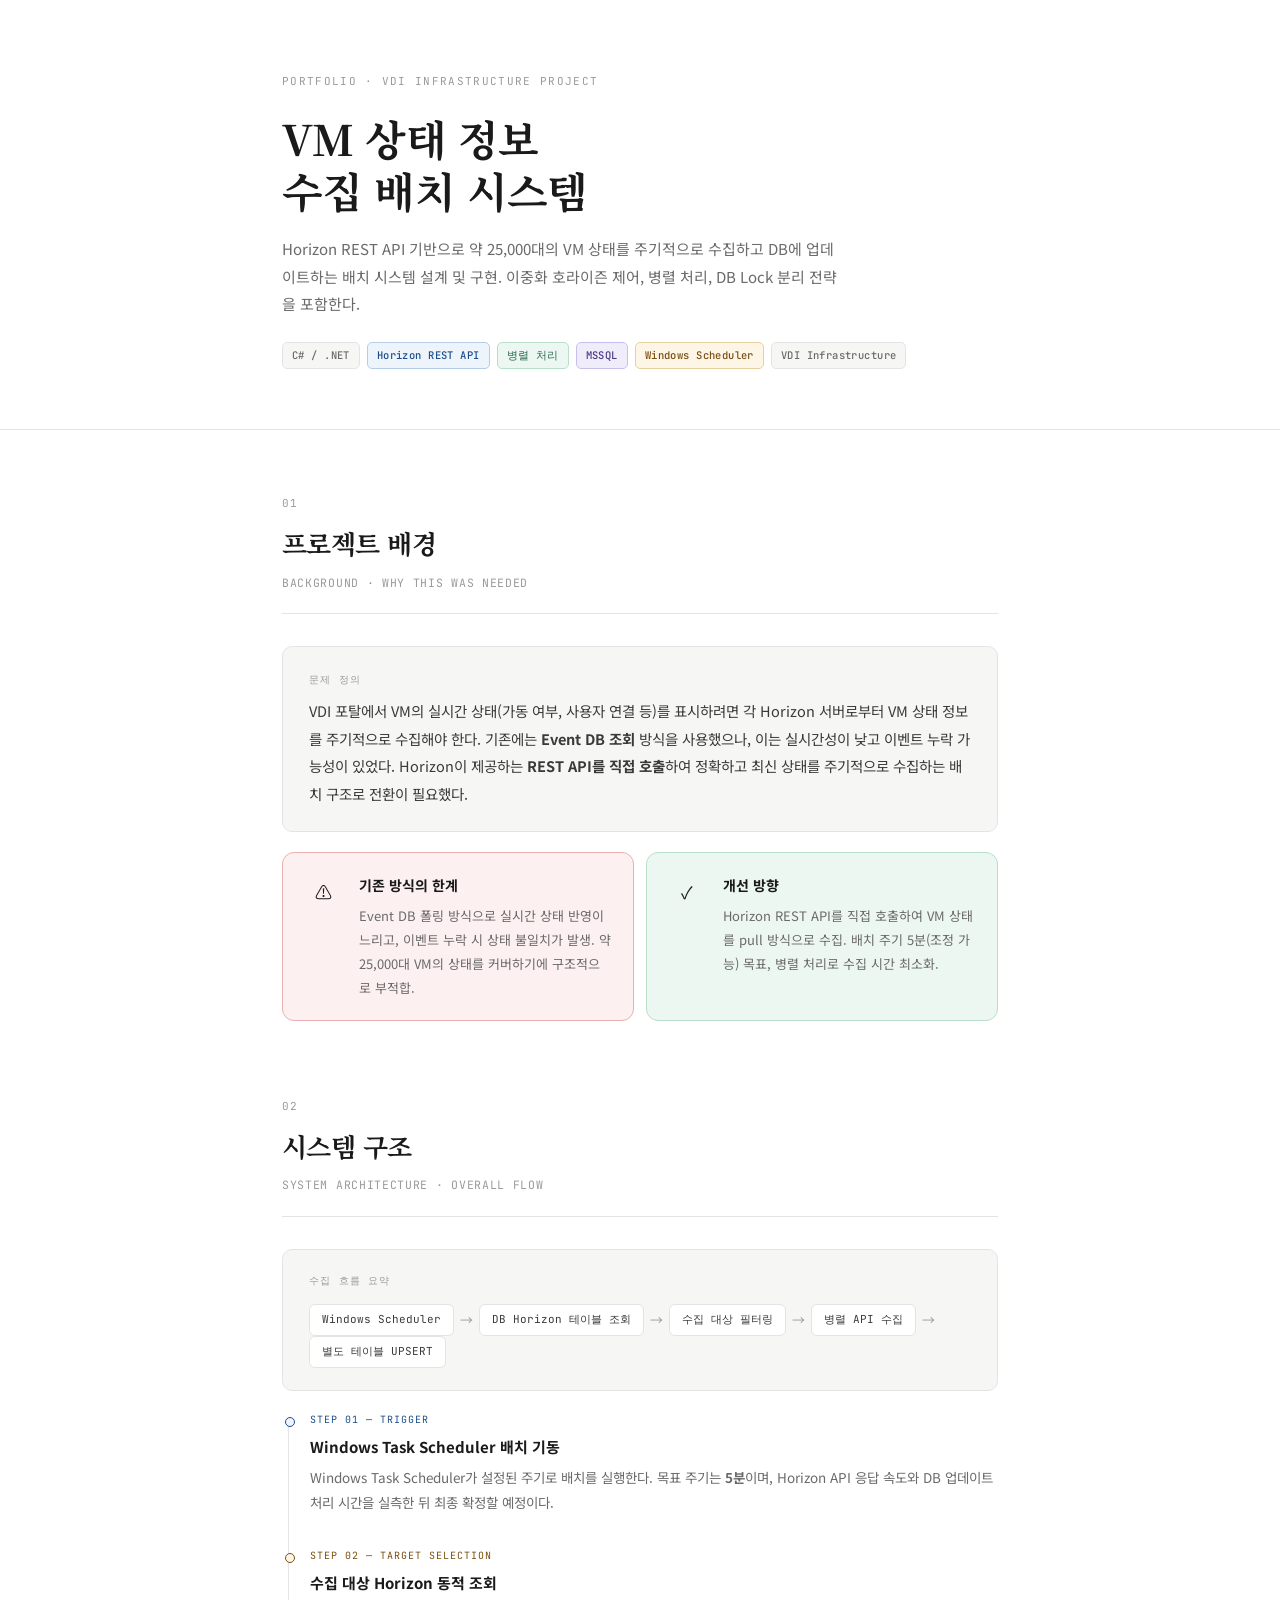
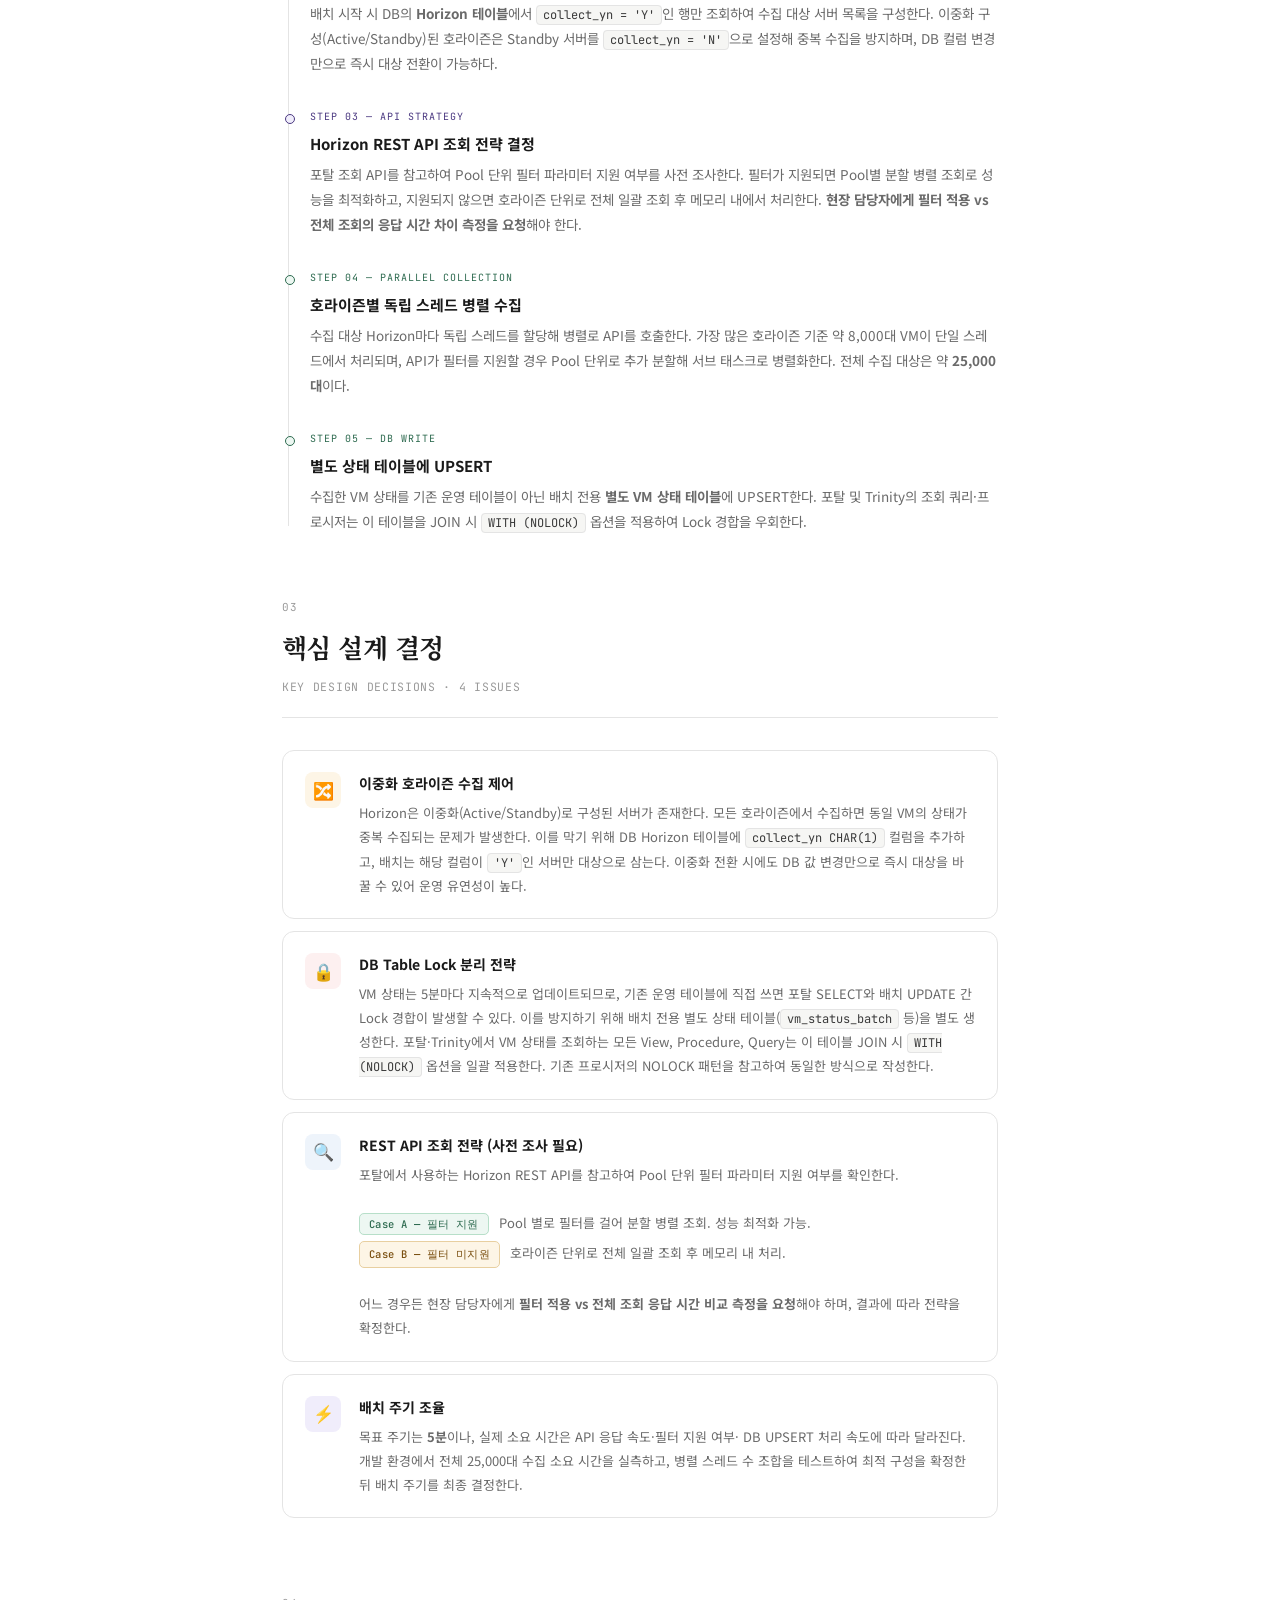
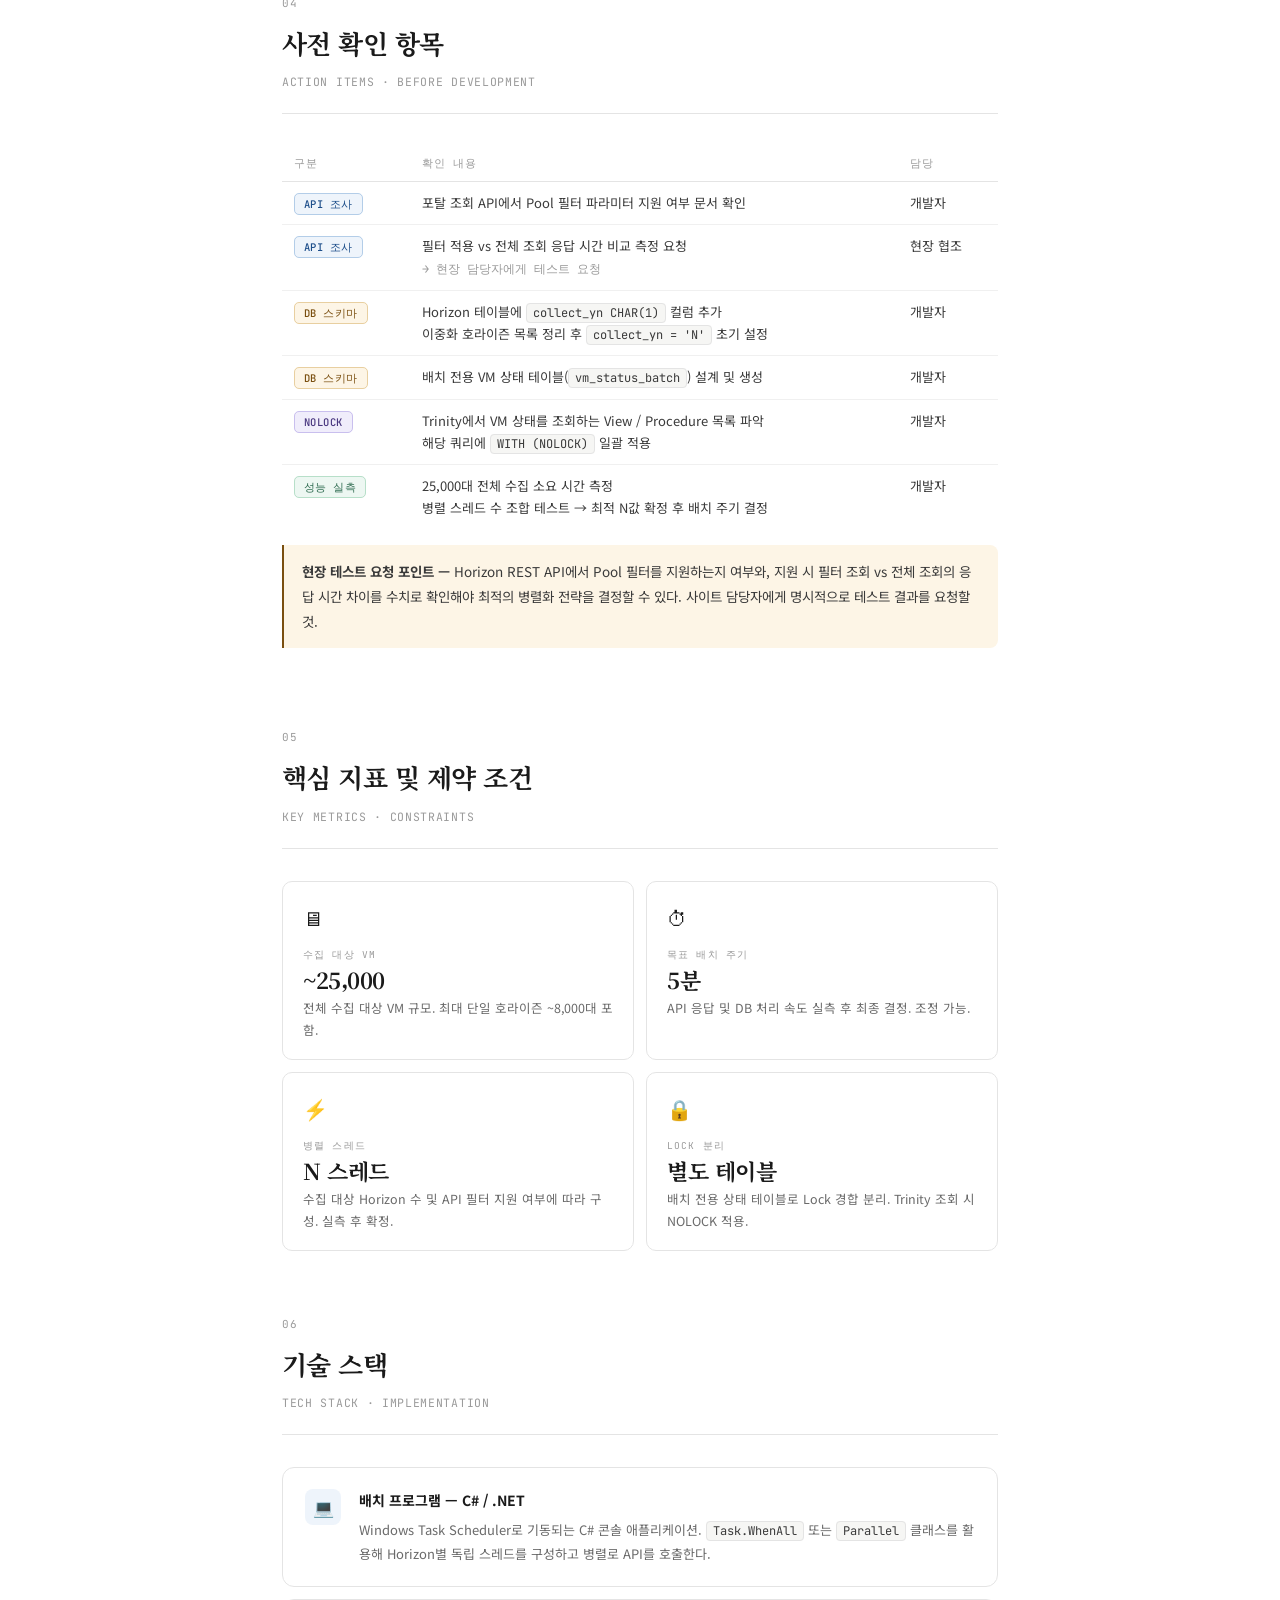
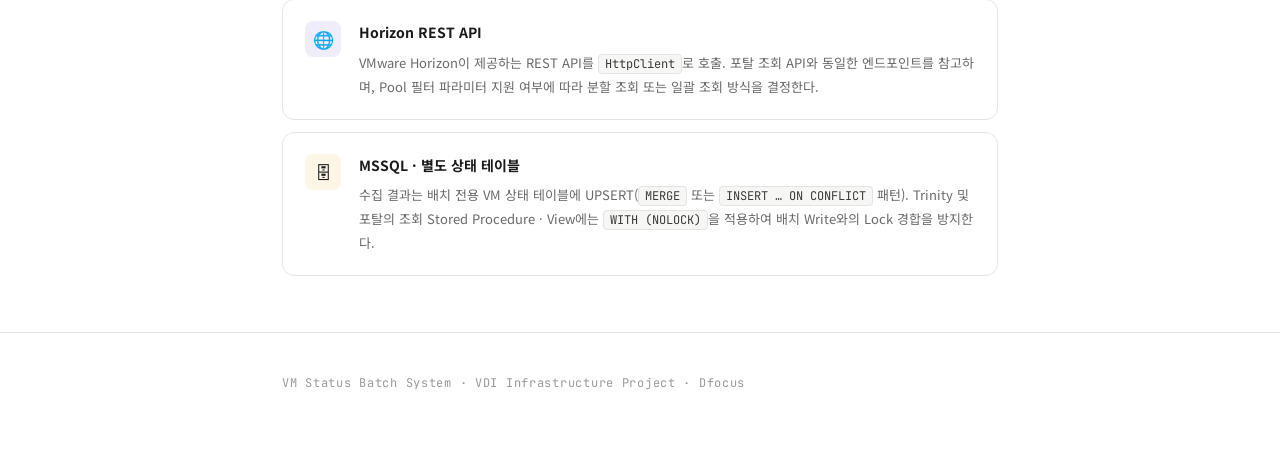
<file: vm-batch-portfolio.html>
<!DOCTYPE html>
<html lang="ko">
<head>
<meta charset="UTF-8">
<meta name="viewport" content="width=device-width, initial-scale=1.0">
<title>VM 상태 수집 배치 시스템 — 포트폴리오</title>
<link href="https://fonts.googleapis.com/css2?family=Noto+Serif+KR:wght@400;600;700&family=Noto+Sans+KR:wght@300;400;500;700&family=JetBrains+Mono:wght@400;500;600&display=swap" rel="stylesheet">
<style>
:root {
  --ink:   #1a1a1a;
  --ink-2: #3a3a3a;
  --ink-3: #6a6a6a;
  --ink-4: #9a9a9a;
  --rule:  #e4e4e4;
  --rule-2:#f0f0f0;
  --surface: #f6f6f4;
  --surface-2: #f0efec;
  --white: #ffffff;

  --green:        #2d6a4f;
  --green-bg:     #edf7f2;
  --green-border: #b7dfc9;

  --blue:         #1d4e8a;
  --blue-bg:      #eef4fb;
  --blue-border:  #b3cde8;

  --violet:       #4a3880;
  --violet-bg:    #f0edfb;
  --violet-border:#c9bfee;

  --amber:        #7a4f10;
  --amber-bg:     #fdf5e6;
  --amber-border: #e8cfa0;

  --red:          #8b2020;
  --red-bg:       #fdf0f0;
  --red-border:   #e8b0b0;
}

* { margin:0; padding:0; box-sizing:border-box; }

html { scroll-behavior: smooth; }

body {
  background: var(--white);
  color: var(--ink);
  font-family: 'Noto Sans KR', sans-serif;
  font-size: 15px;
  line-height: 1.8;
  -webkit-font-smoothing: antialiased;
}

/* ── ANIMATIONS ── */
@keyframes fadeUp {
  from { opacity:0; transform:translateY(18px); }
  to   { opacity:1; transform:translateY(0); }
}
.fade-up { animation: fadeUp 0.55s ease both; }
.d1 { animation-delay: 0.05s; }
.d2 { animation-delay: 0.12s; }
.d3 { animation-delay: 0.20s; }
.d4 { animation-delay: 0.28s; }
.d5 { animation-delay: 0.36s; }
.d6 { animation-delay: 0.44s; }
.d7 { animation-delay: 0.52s; }

/* ── LAYOUT ── */
.wrap {
  max-width: 780px;
  margin: 0 auto;
  padding: 0 32px;
}

/* ── HEADER ── */
.site-header {
  padding: 72px 0 60px;
  border-bottom: 1px solid var(--rule);
}

.header-meta {
  font-family: 'JetBrains Mono', monospace;
  font-size: 11px;
  letter-spacing: 0.12em;
  color: var(--ink-4);
  text-transform: uppercase;
  margin-bottom: 20px;
}

.header-title {
  font-family: 'Noto Serif KR', serif;
  font-size: clamp(28px, 4.5vw, 42px);
  font-weight: 700;
  line-height: 1.25;
  color: var(--ink);
  letter-spacing: -0.02em;
  margin-bottom: 18px;
}

.header-desc {
  font-size: 15px;
  color: var(--ink-3);
  max-width: 560px;
  line-height: 1.85;
}

.header-tags {
  display: flex;
  flex-wrap: wrap;
  gap: 7px;
  margin-top: 24px;
}

/* ── TAGS ── */
.tag {
  font-family: 'JetBrains Mono', monospace;
  font-size: 10.5px;
  padding: 3px 9px;
  border-radius: 5px;
  border: 1px solid;
  letter-spacing: 0.04em;
  font-weight: 500;
}
.tag-default { border-color: var(--rule);  color: var(--ink-3); background: var(--surface); }
.tag-green   { border-color: var(--green-border); color: var(--green);  background: var(--green-bg); }
.tag-blue    { border-color: var(--blue-border);  color: var(--blue);   background: var(--blue-bg); }
.tag-violet  { border-color: var(--violet-border);color: var(--violet); background: var(--violet-bg); }
.tag-amber   { border-color: var(--amber-border); color: var(--amber);  background: var(--amber-bg); }

/* ── SECTION ── */
.section {
  padding: 64px 0 0;
}

.section-number {
  font-family: 'JetBrains Mono', monospace;
  font-size: 11px;
  color: var(--ink-4);
  letter-spacing: 0.1em;
  margin-bottom: 6px;
}

.section-title {
  font-family: 'Noto Serif KR', serif;
  font-size: clamp(21px, 3vw, 26px);
  font-weight: 700;
  color: var(--ink);
  letter-spacing: -0.02em;
  margin-bottom: 6px;
}

.section-sub {
  font-family: 'JetBrains Mono', monospace;
  font-size: 11.5px;
  color: var(--ink-4);
  letter-spacing: 0.06em;
  margin-bottom: 32px;
  padding-bottom: 20px;
  border-bottom: 1px solid var(--rule);
}

/* ── PURPOSE BOX ── */
.purpose-box {
  background: var(--surface);
  border: 1px solid var(--rule);
  border-radius: 10px;
  padding: 24px 26px;
  margin-bottom: 20px;
}

.eyebrow {
  font-family: 'JetBrains Mono', monospace;
  font-size: 10px;
  letter-spacing: 0.12em;
  text-transform: uppercase;
  color: var(--ink-4);
  margin-bottom: 8px;
}

.purpose-text {
  font-size: 14.5px;
  color: var(--ink-2);
  line-height: 1.9;
}

/* ── INLINE CODE ── */
code {
  font-family: 'JetBrains Mono', monospace;
  font-size: 12px;
  background: var(--surface);
  border: 1px solid var(--rule);
  border-radius: 4px;
  padding: 1px 6px;
  color: var(--ink-2);
}

/* ── TIMELINE ── */
.timeline {
  position: relative;
  padding-left: 28px;
  margin-top: 4px;
}

.timeline::before {
  content: '';
  position: absolute;
  left: 6px;
  top: 8px;
  bottom: 8px;
  width: 1px;
  background: var(--rule);
}

.tl-item {
  position: relative;
  margin-bottom: 32px;
}
.tl-item:last-child { margin-bottom: 0; }

.tl-dot {
  position: absolute;
  left: -25px;
  top: 6px;
  width: 10px;
  height: 10px;
  border-radius: 50%;
  background: var(--white);
  border: 1.5px solid var(--ink-3);
}
.tl-dot.green  { border-color: var(--green);  background: var(--green-bg); }
.tl-dot.blue   { border-color: var(--blue);   background: var(--blue-bg); }
.tl-dot.violet { border-color: var(--violet); background: var(--violet-bg); }
.tl-dot.amber  { border-color: var(--amber);  background: var(--amber-bg); }

.tl-phase {
  font-family: 'JetBrains Mono', monospace;
  font-size: 10px;
  letter-spacing: 0.1em;
  text-transform: uppercase;
  color: var(--ink-4);
  margin-bottom: 4px;
}
.tl-phase.green  { color: var(--green); }
.tl-phase.blue   { color: var(--blue); }
.tl-phase.violet { color: var(--violet); }
.tl-phase.amber  { color: var(--amber); }

.tl-title {
  font-size: 15px;
  font-weight: 700;
  color: var(--ink);
  margin-bottom: 5px;
}

.tl-desc {
  font-size: 13.5px;
  color: var(--ink-3);
  line-height: 1.85;
}

/* ── CARDS ── */
.card {
  border: 1px solid var(--rule);
  border-radius: 12px;
  padding: 20px 22px;
  display: flex;
  gap: 18px;
  align-items: flex-start;
  margin-bottom: 12px;
  background: var(--white);
  transition: border-color 0.2s, box-shadow 0.2s;
}
.card:hover {
  border-color: #d0d0d0;
  box-shadow: 0 2px 12px rgba(0,0,0,0.05);
}

.card-icon {
  flex-shrink: 0;
  width: 36px;
  height: 36px;
  display: flex;
  align-items: center;
  justify-content: center;
  border-radius: 8px;
  font-size: 17px;
  margin-top: 1px;
}
.ci-green  { background: var(--green-bg); }
.ci-blue   { background: var(--blue-bg); }
.ci-violet { background: var(--violet-bg); }
.ci-amber  { background: var(--amber-bg); }
.ci-red    { background: var(--red-bg); }

.card-body {}
.card-title {
  font-size: 14px;
  font-weight: 700;
  color: var(--ink);
  margin-bottom: 5px;
}
.card-desc {
  font-size: 13px;
  color: var(--ink-3);
  line-height: 1.85;
}

/* ── ISSUE CARD (amber/red variant) ── */
.card.warn { border-color: var(--amber-border); background: var(--amber-bg); }
.card.err  { border-color: var(--red-border);   background: var(--red-bg); }

/* ── ERROR BADGE ── */
.err-badge {
  display: inline-flex;
  align-items: center;
  gap: 6px;
  font-family: 'JetBrains Mono', monospace;
  font-size: 10.5px;
  font-weight: 600;
  background: var(--red-bg);
  color: var(--red);
  border: 1px solid var(--red-border);
  border-radius: 5px;
  padding: 3px 9px;
  letter-spacing: 0.04em;
}

/* ── KEY POINTS ── */
.kp-grid {
  display: grid;
  grid-template-columns: 1fr 1fr;
  gap: 12px;
  margin-top: 4px;
}

.kp-box {
  border: 1px solid var(--rule);
  border-radius: 10px;
  padding: 18px 20px;
  background: var(--white);
}

.kp-icon { font-size: 20px; margin-bottom: 10px; }

.kp-label {
  font-family: 'JetBrains Mono', monospace;
  font-size: 9.5px;
  letter-spacing: 0.12em;
  text-transform: uppercase;
  color: var(--ink-4);
  margin-bottom: 5px;
}

.kp-value {
  font-size: 22px;
  font-weight: 700;
  font-family: 'Noto Serif KR', serif;
  color: var(--ink);
  letter-spacing: -0.02em;
  line-height: 1.1;
  margin-bottom: 5px;
}

.kp-desc {
  font-size: 12.5px;
  color: var(--ink-3);
  line-height: 1.75;
}

/* ── TWO COL ── */
.two-col {
  display: grid;
  grid-template-columns: 1fr 1fr;
  gap: 12px;
}

/* ── DIVIDER ── */
.divider {
  height: 1px;
  background: var(--rule);
  margin: 56px 0 0;
}

/* ── FOOTER ── */
.site-footer {
  padding: 40px 0 64px;
  color: var(--ink-4);
  font-size: 12px;
  font-family: 'JetBrains Mono', monospace;
  letter-spacing: 0.06em;
}

/* ── FLOW MINI DIAGRAM ── */
.flow-mini {
  background: var(--surface);
  border: 1px solid var(--rule);
  border-radius: 10px;
  padding: 22px 26px;
  margin: 20px 0;
}

.flow-steps {
  display: flex;
  align-items: center;
  flex-wrap: wrap;
  gap: 0;
}

.flow-step {
  font-family: 'JetBrains Mono', monospace;
  font-size: 11px;
  padding: 5px 12px;
  border-radius: 6px;
  border: 1px solid var(--rule);
  background: var(--white);
  color: var(--ink-2);
  white-space: nowrap;
}

.flow-arrow {
  font-size: 13px;
  color: var(--ink-4);
  margin: 0 6px;
}

/* ── HIGHLIGHT BOX ── */
.hl-box {
  border-left: 2.5px solid var(--ink-3);
  padding: 14px 18px;
  margin: 16px 0;
  background: var(--surface);
  border-radius: 0 8px 8px 0;
}
.hl-box.green  { border-color: var(--green);  background: var(--green-bg); }
.hl-box.blue   { border-color: var(--blue);   background: var(--blue-bg); }
.hl-box.amber  { border-color: var(--amber);  background: var(--amber-bg); }
.hl-box.red    { border-color: var(--red);    background: var(--red-bg); }

.hl-box p {
  font-size: 13.5px;
  color: var(--ink-2);
  line-height: 1.85;
}

/* ── TABLE ── */
.simple-table {
  width: 100%;
  border-collapse: collapse;
  font-size: 13px;
  margin: 16px 0;
}
.simple-table th {
  font-family: 'JetBrains Mono', monospace;
  font-size: 10.5px;
  letter-spacing: 0.08em;
  text-transform: uppercase;
  color: var(--ink-4);
  text-align: left;
  padding: 8px 12px;
  border-bottom: 1.5px solid var(--rule);
  font-weight: 500;
}
.simple-table td {
  padding: 10px 12px;
  border-bottom: 1px solid var(--rule-2);
  color: var(--ink-2);
  vertical-align: top;
  line-height: 1.7;
}
.simple-table tr:last-child td { border-bottom: none; }
.simple-table tr:hover td { background: var(--surface); }

/* responsive */
@media (max-width: 600px) {
  .wrap { padding: 0 20px; }
  .kp-grid { grid-template-columns: 1fr; }
  .two-col { grid-template-columns: 1fr; }
  .flow-steps { flex-direction: column; align-items: flex-start; }
  .flow-arrow { transform: rotate(90deg); margin: 4px 0; }
}
</style>
</head>
<body>

<!-- HEADER -->
<header class="site-header">
  <div class="wrap">
    <div class="header-meta fade-up d1">Portfolio · VDI Infrastructure Project</div>
    <h1 class="header-title fade-up d2">
      VM 상태 정보<br>수집 배치 시스템
    </h1>
    <p class="header-desc fade-up d3">
      Horizon REST API 기반으로 약 25,000대의 VM 상태를 주기적으로 수집하고
      DB에 업데이트하는 배치 시스템 설계 및 구현.
      이중화 호라이즌 제어, 병렬 처리, DB Lock 분리 전략을 포함한다.
    </p>
    <div class="header-tags fade-up d4">
      <span class="tag tag-default">C# / .NET</span>
      <span class="tag tag-blue">Horizon REST API</span>
      <span class="tag tag-green">병렬 처리</span>
      <span class="tag tag-violet">MSSQL</span>
      <span class="tag tag-amber">Windows Scheduler</span>
      <span class="tag tag-default">VDI Infrastructure</span>
    </div>
  </div>
</header>

<!-- 01. 프로젝트 배경 -->
<main>
<section class="section">
  <div class="wrap">
    <div class="section-number fade-up d1">01</div>
    <h2 class="section-title fade-up d2">프로젝트 배경</h2>
    <p class="section-sub fade-up d3">BACKGROUND · WHY THIS WAS NEEDED</p>

    <div class="purpose-box fade-up d4">
      <div class="eyebrow">문제 정의</div>
      <p class="purpose-text">
        VDI 포탈에서 VM의 실시간 상태(가동 여부, 사용자 연결 등)를 표시하려면
        각 Horizon 서버로부터 VM 상태 정보를 주기적으로 수집해야 한다.
        기존에는 <strong>Event DB 조회</strong> 방식을 사용했으나,
        이는 실시간성이 낮고 이벤트 누락 가능성이 있었다.
        Horizon이 제공하는 <strong>REST API를 직접 호출</strong>하여
        정확하고 최신 상태를 주기적으로 수집하는 배치 구조로 전환이 필요했다.
      </p>
    </div>

    <div class="two-col fade-up d5">
      <div class="card err">
        <div class="card-icon ci-red">⚠</div>
        <div class="card-body">
          <div class="card-title">기존 방식의 한계</div>
          <div class="card-desc">
            Event DB 폴링 방식으로 실시간 상태 반영이 느리고,
            이벤트 누락 시 상태 불일치가 발생.
            약 25,000대 VM의 상태를 커버하기에 구조적으로 부적합.
          </div>
        </div>
      </div>
      <div class="card" style="border-color:var(--green-border); background:var(--green-bg);">
        <div class="card-icon ci-green">✓</div>
        <div class="card-body">
          <div class="card-title">개선 방향</div>
          <div class="card-desc">
            Horizon REST API를 직접 호출하여 VM 상태를 pull 방식으로 수집.
            배치 주기 5분(조정 가능) 목표, 병렬 처리로 수집 시간 최소화.
          </div>
        </div>
      </div>
    </div>
  </div>
</section>

<!-- 02. 시스템 구조 -->
<section class="section">
  <div class="wrap">
    <div class="section-number fade-up d1">02</div>
    <h2 class="section-title fade-up d2">시스템 구조</h2>
    <p class="section-sub fade-up d3">SYSTEM ARCHITECTURE · OVERALL FLOW</p>

    <div class="flow-mini fade-up d4">
      <div class="eyebrow" style="margin-bottom:14px">수집 흐름 요약</div>
      <div class="flow-steps">
        <span class="flow-step">Windows Scheduler</span>
        <span class="flow-arrow">→</span>
        <span class="flow-step">DB Horizon 테이블 조회</span>
        <span class="flow-arrow">→</span>
        <span class="flow-step">수집 대상 필터링</span>
        <span class="flow-arrow">→</span>
        <span class="flow-step">병렬 API 수집</span>
        <span class="flow-arrow">→</span>
        <span class="flow-step">별도 테이블 UPSERT</span>
      </div>
    </div>

    <div class="timeline fade-up d5">
      <div class="tl-item">
        <div class="tl-dot blue"></div>
        <div class="tl-phase blue">Step 01 — Trigger</div>
        <div class="tl-title">Windows Task Scheduler 배치 기동</div>
        <div class="tl-desc">
          Windows Task Scheduler가 설정된 주기로 배치를 실행한다.
          목표 주기는 <strong>5분</strong>이며, Horizon API 응답 속도와
          DB 업데이트 처리 시간을 실측한 뒤 최종 확정할 예정이다.
        </div>
      </div>

      <div class="tl-item">
        <div class="tl-dot amber"></div>
        <div class="tl-phase amber">Step 02 — Target Selection</div>
        <div class="tl-title">수집 대상 Horizon 동적 조회</div>
        <div class="tl-desc">
          배치 시작 시 DB의 <strong>Horizon 테이블</strong>에서
          <code>collect_yn = 'Y'</code>인 행만 조회하여 수집 대상 서버 목록을 구성한다.
          이중화 구성(Active/Standby)된 호라이즌은 Standby 서버를 <code>collect_yn = 'N'</code>으로
          설정해 중복 수집을 방지하며, DB 컬럼 변경만으로 즉시 대상 전환이 가능하다.
        </div>
      </div>

      <div class="tl-item">
        <div class="tl-dot violet"></div>
        <div class="tl-phase violet">Step 03 — API Strategy</div>
        <div class="tl-title">Horizon REST API 조회 전략 결정</div>
        <div class="tl-desc">
          포탈 조회 API를 참고하여 Pool 단위 필터 파라미터 지원 여부를 사전 조사한다.
          필터가 지원되면 Pool별 분할 병렬 조회로 성능을 최적화하고,
          지원되지 않으면 호라이즌 단위로 전체 일괄 조회 후 메모리 내에서 처리한다.
          <strong>현장 담당자에게 필터 적용 vs 전체 조회의 응답 시간 차이 측정을 요청</strong>해야 한다.
        </div>
      </div>

      <div class="tl-item">
        <div class="tl-dot green"></div>
        <div class="tl-phase green">Step 04 — Parallel Collection</div>
        <div class="tl-title">호라이즌별 독립 스레드 병렬 수집</div>
        <div class="tl-desc">
          수집 대상 Horizon마다 독립 스레드를 할당해 병렬로 API를 호출한다.
          가장 많은 호라이즌 기준 약 8,000대 VM이 단일 스레드에서 처리되며,
          API가 필터를 지원할 경우 Pool 단위로 추가 분할해 서브 태스크로 병렬화한다.
          전체 수집 대상은 약 <strong>25,000대</strong>이다.
        </div>
      </div>

      <div class="tl-item">
        <div class="tl-dot green"></div>
        <div class="tl-phase green">Step 05 — DB Write</div>
        <div class="tl-title">별도 상태 테이블에 UPSERT</div>
        <div class="tl-desc">
          수집한 VM 상태를 기존 운영 테이블이 아닌
          배치 전용 <strong>별도 VM 상태 테이블</strong>에 UPSERT한다.
          포탈 및 Trinity의 조회 쿼리·프로시저는 이 테이블을 JOIN 시
          <code>WITH (NOLOCK)</code> 옵션을 적용하여 Lock 경합을 우회한다.
        </div>
      </div>
    </div>
  </div>
</section>

<!-- 03. 핵심 설계 결정 -->
<section class="section">
  <div class="wrap">
    <div class="section-number fade-up d1">03</div>
    <h2 class="section-title fade-up d2">핵심 설계 결정</h2>
    <p class="section-sub fade-up d3">KEY DESIGN DECISIONS · 4 ISSUES</p>

    <div class="card fade-up d4">
      <div class="card-icon ci-amber">🔀</div>
      <div class="card-body">
        <div class="card-title">이중화 호라이즌 수집 제어</div>
        <div class="card-desc">
          Horizon은 이중화(Active/Standby)로 구성된 서버가 존재한다.
          모든 호라이즌에서 수집하면 동일 VM의 상태가 중복 수집되는 문제가 발생한다.
          이를 막기 위해 DB Horizon 테이블에 <code>collect_yn CHAR(1)</code> 컬럼을 추가하고,
          배치는 해당 컬럼이 <code>'Y'</code>인 서버만 대상으로 삼는다.
          이중화 전환 시에도 DB 값 변경만으로 즉시 대상을 바꿀 수 있어 운영 유연성이 높다.
        </div>
      </div>
    </div>

    <div class="card fade-up d5">
      <div class="card-icon ci-red">🔒</div>
      <div class="card-body">
        <div class="card-title">DB Table Lock 분리 전략</div>
        <div class="card-desc">
          VM 상태는 5분마다 지속적으로 업데이트되므로, 기존 운영 테이블에 직접 쓰면
          포탈 SELECT와 배치 UPDATE 간 Lock 경합이 발생할 수 있다.
          이를 방지하기 위해 배치 전용 별도 상태 테이블(<code>vm_status_batch</code> 등)을 별도 생성한다.
          포탈·Trinity에서 VM 상태를 조회하는 모든 View, Procedure, Query는
          이 테이블 JOIN 시 <code>WITH (NOLOCK)</code> 옵션을 일괄 적용한다.
          기존 프로시저의 NOLOCK 패턴을 참고하여 동일한 방식으로 작성한다.
        </div>
      </div>
    </div>

    <div class="card fade-up d6">
      <div class="card-icon ci-blue">🔍</div>
      <div class="card-body">
        <div class="card-title">REST API 조회 전략 (사전 조사 필요)</div>
        <div class="card-desc">
          포탈에서 사용하는 Horizon REST API를 참고하여 Pool 단위 필터 파라미터 지원 여부를 확인한다.
          <br><br>
          <span class="tag tag-green" style="margin-right:6px">Case A — 필터 지원</span>
          Pool 별로 필터를 걸어 분할 병렬 조회. 성능 최적화 가능.<br>
          <span class="tag tag-amber" style="margin-right:6px;margin-top:6px;display:inline-block">Case B — 필터 미지원</span>
          호라이즌 단위로 전체 일괄 조회 후 메모리 내 처리.<br><br>
          어느 경우든 현장 담당자에게 <strong>필터 적용 vs 전체 조회 응답 시간 비교 측정을 요청</strong>해야 하며,
          결과에 따라 전략을 확정한다.
        </div>
      </div>
    </div>

    <div class="card fade-up d7">
      <div class="card-icon ci-violet">⚡</div>
      <div class="card-body">
        <div class="card-title">배치 주기 조율</div>
        <div class="card-desc">
          목표 주기는 <strong>5분</strong>이나, 실제 소요 시간은 API 응답 속도·필터 지원 여부·
          DB UPSERT 처리 속도에 따라 달라진다. 개발 환경에서 전체 25,000대 수집 소요 시간을 실측하고,
          병렬 스레드 수 조합을 테스트하여 최적 구성을 확정한 뒤 배치 주기를 최종 결정한다.
        </div>
      </div>
    </div>
  </div>
</section>

<!-- 04. 사전 확인 항목 -->
<section class="section">
  <div class="wrap">
    <div class="section-number fade-up d1">04</div>
    <h2 class="section-title fade-up d2">사전 확인 항목</h2>
    <p class="section-sub fade-up d3">ACTION ITEMS · BEFORE DEVELOPMENT</p>

    <table class="simple-table fade-up d4">
      <thead>
        <tr>
          <th>구분</th>
          <th>확인 내용</th>
          <th>담당</th>
        </tr>
      </thead>
      <tbody>
        <tr>
          <td><span class="tag tag-blue">API 조사</span></td>
          <td>포탈 조회 API에서 Pool 필터 파라미터 지원 여부 문서 확인</td>
          <td>개발자</td>
        </tr>
        <tr>
          <td><span class="tag tag-blue">API 조사</span></td>
          <td>
            필터 적용 vs 전체 조회 응답 시간 비교 측정 요청<br>
            <span style="font-size:12px;color:var(--ink-4);font-family:'JetBrains Mono',monospace">→ 현장 담당자에게 테스트 요청</span>
          </td>
          <td>현장 협조</td>
        </tr>
        <tr>
          <td><span class="tag tag-amber">DB 스키마</span></td>
          <td>
            Horizon 테이블에 <code>collect_yn CHAR(1)</code> 컬럼 추가<br>
            이중화 호라이즌 목록 정리 후 <code>collect_yn = 'N'</code> 초기 설정
          </td>
          <td>개발자</td>
        </tr>
        <tr>
          <td><span class="tag tag-amber">DB 스키마</span></td>
          <td>배치 전용 VM 상태 테이블(<code>vm_status_batch</code>) 설계 및 생성</td>
          <td>개발자</td>
        </tr>
        <tr>
          <td><span class="tag tag-violet">NOLOCK</span></td>
          <td>
            Trinity에서 VM 상태를 조회하는 View / Procedure 목록 파악<br>
            해당 쿼리에 <code>WITH (NOLOCK)</code> 일괄 적용
          </td>
          <td>개발자</td>
        </tr>
        <tr>
          <td><span class="tag tag-green">성능 실측</span></td>
          <td>
            25,000대 전체 수집 소요 시간 측정<br>
            병렬 스레드 수 조합 테스트 → 최적 N값 확정 후 배치 주기 결정
          </td>
          <td>개발자</td>
        </tr>
      </tbody>
    </table>

    <div class="hl-box amber fade-up d5">
      <p>
        <strong>현장 테스트 요청 포인트 —</strong>
        Horizon REST API에서 Pool 필터를 지원하는지 여부와,
        지원 시 필터 조회 vs 전체 조회의 응답 시간 차이를 수치로 확인해야
        최적의 병렬화 전략을 결정할 수 있다.
        사이트 담당자에게 명시적으로 테스트 결과를 요청할 것.
      </p>
    </div>
  </div>
</section>

<!-- 05. 핵심 지표 -->
<section class="section">
  <div class="wrap">
    <div class="section-number fade-up d1">05</div>
    <h2 class="section-title fade-up d2">핵심 지표 및 제약 조건</h2>
    <p class="section-sub fade-up d3">KEY METRICS · CONSTRAINTS</p>

    <div class="kp-grid fade-up d4">
      <div class="kp-box">
        <div class="kp-icon">🖥</div>
        <div class="kp-label">수집 대상 VM</div>
        <div class="kp-value">~25,000</div>
        <div class="kp-desc">전체 수집 대상 VM 규모. 최대 단일 호라이즌 ~8,000대 포함.</div>
      </div>
      <div class="kp-box">
        <div class="kp-icon">⏱</div>
        <div class="kp-label">목표 배치 주기</div>
        <div class="kp-value">5분</div>
        <div class="kp-desc">API 응답 및 DB 처리 속도 실측 후 최종 결정. 조정 가능.</div>
      </div>
      <div class="kp-box">
        <div class="kp-icon">⚡</div>
        <div class="kp-label">병렬 스레드</div>
        <div class="kp-value">N 스레드</div>
        <div class="kp-desc">수집 대상 Horizon 수 및 API 필터 지원 여부에 따라 구성. 실측 후 확정.</div>
      </div>
      <div class="kp-box">
        <div class="kp-icon">🔒</div>
        <div class="kp-label">Lock 분리</div>
        <div class="kp-value">별도 테이블</div>
        <div class="kp-desc">배치 전용 상태 테이블로 Lock 경합 분리. Trinity 조회 시 NOLOCK 적용.</div>
      </div>
    </div>
  </div>
</section>

<!-- 06. 기술 스택 -->
<section class="section">
  <div class="wrap">
    <div class="section-number fade-up d1">06</div>
    <h2 class="section-title fade-up d2">기술 스택</h2>
    <p class="section-sub fade-up d3">TECH STACK · IMPLEMENTATION</p>

    <div class="card fade-up d4">
      <div class="card-icon ci-blue">💻</div>
      <div class="card-body">
        <div class="card-title">배치 프로그램 — C# / .NET</div>
        <div class="card-desc">
          Windows Task Scheduler로 기동되는 C# 콘솔 애플리케이션.
          <code>Task.WhenAll</code> 또는 <code>Parallel</code> 클래스를 활용해
          Horizon별 독립 스레드를 구성하고 병렬로 API를 호출한다.
        </div>
      </div>
    </div>

    <div class="card fade-up d5">
      <div class="card-icon ci-violet">🌐</div>
      <div class="card-body">
        <div class="card-title">Horizon REST API</div>
        <div class="card-desc">
          VMware Horizon이 제공하는 REST API를 <code>HttpClient</code>로 호출.
          포탈 조회 API와 동일한 엔드포인트를 참고하며,
          Pool 필터 파라미터 지원 여부에 따라 분할 조회 또는 일괄 조회 방식을 결정한다.
        </div>
      </div>
    </div>

    <div class="card fade-up d6">
      <div class="card-icon ci-amber">🗄</div>
      <div class="card-body">
        <div class="card-title">MSSQL · 별도 상태 테이블</div>
        <div class="card-desc">
          수집 결과는 배치 전용 VM 상태 테이블에 UPSERT(<code>MERGE</code> 또는
          <code>INSERT … ON CONFLICT</code> 패턴).
          Trinity 및 포탈의 조회 Stored Procedure · View에는 <code>WITH (NOLOCK)</code>을 적용하여
          배치 Write와의 Lock 경합을 방지한다.
        </div>
      </div>
    </div>
  </div>
</section>
</main>

<div class="divider"></div>
<footer class="site-footer">
  <div class="wrap">
    VM Status Batch System · VDI Infrastructure Project · Dfocus
  </div>
</footer>

</body>
</html>
</file>
<file: assets/css/global.css>
/* ── GLOBAL CSS VARIABLES ── */
:root {
  --ink: #0f0f0f;
  --ink-2: #2e2e2e;
  --ink-3: #5a5a5a;
  --ink-4: #9a9a9a;
  --rule: #e0e0e0;
  --rule-2: #eaeaea;
  --surface: #f5f5f3;
  --surface-2: #eeede9;
  --white: #ffffff;

  --green: #2d6a4f;
  --green-bg: #edf5f0;
  --green-border: #b7d9c6;

  --blue: #1a4a7a;
  --blue-bg: #eef3f9;
  --blue-border: #b3ccdf;

  --violet: #4a2d7a;
  --violet-bg: #f2eef9;
  --violet-border: #ccb7df;

  --red: #7a1a2d;
  --red-bg: #f9eef0;
  --red-border: #dfb3bc;

  --amber: #7a5a1a;
  --amber-bg: #f9f5ee;
  --amber-border: #dfcfb3;
}

/* ── RESET & BASE CONFIG ── */
*, *::before, *::after {
  box-sizing: border-box;
  margin: 0;
  padding: 0;
}

html {
  font-size: 16px;
  scroll-behavior: smooth;
}

body {
  background: var(--white);
  color: var(--ink-2);
  font-family: 'Noto Sans KR', sans-serif;
  font-weight: 400;
  line-height: 1.75;
  -webkit-font-smoothing: antialiased;
}

a {
  color: inherit;
  text-decoration: none;
}

code, .code-snippet {
  font-family: 'JetBrains Mono', monospace;
  font-size: 11.5px;
  background: var(--surface);
  border: 1px solid var(--rule);
  border-radius: 4px;
  padding: 1px 6px;
  color: var(--ink-2);
}

pre.code-block {
  background: var(--surface);
  border: 1px solid var(--rule);
  border-radius: 8px;
  padding: 16px;
  overflow-x: auto;
  font-size: 12px;
  line-height: 1.6;
  margin: 12px 0;
}

hr.rule {
  border: none;
  border-top: 1px solid var(--rule);
  margin: 68px 0;
}

/* ── LAYOUT ── */
.page {
  max-width: 780px;
  margin: 0 auto;
  padding: 0 40px 120px;
}
/* index.html 특정 패딩 오버라이드 지원을 위해 */
.page.index-page {
  padding: 80px 40px 120px;
}

.two-col {
  display: grid;
  grid-template-columns: 1fr 1fr;
  gap: 12px;
}

/* ── NAVBAR (Project Pages) ── */
.site-nav {
  position: sticky;
  top: 0;
  z-index: 100;
  background: rgba(255, 255, 255, 0.95);
  backdrop-filter: blur(8px);
  padding: 18px 40px; /* 기존 일부 24px, 가장 최신인 18px로 통일 */
  margin-bottom: 50px;
  border-bottom: 1px solid var(--rule);
  display: flex;
  justify-content: space-between;
  align-items: center;
  font-family: 'JetBrains Mono', monospace;
  font-size: 11px;
  letter-spacing: 0.1em;
  text-transform: uppercase;
}
.site-nav a {
  color: var(--ink-4);
  text-decoration: none;
  transition: color 0.2s;
}
.site-nav a:hover,
.site-nav a.active {
  color: var(--ink);
}
.nav-links {
  display: flex;
  gap: 20px;
  flex-wrap: wrap;
}

/* ── ANIMATIONS ── */
@keyframes fadeUp {
  from { opacity: 0; transform: translateY(18px); }
  to { opacity: 1; transform: translateY(0); }
}
.fade-up { opacity: 0; }

/* ── HEADERS ── */
.site-header {
  padding-bottom: 52px;
  margin-bottom: 72px;
  animation: fadeUp 0.5s ease 0.05s forwards;
}

.index-header {
  border-bottom: 1px solid var(--rule);
}

.eyebrow {
  font-family: 'JetBrains Mono', monospace;
  font-size: 11px;
  letter-spacing: 0.13em;
  text-transform: uppercase;
  color: var(--ink-4);
  margin-bottom: 18px;
}

.site-header h1 {
  font-family: 'Noto Serif KR', serif;
  font-size: clamp(24px, 4vw, 34px);
  font-weight: 700;
  color: var(--ink);
  line-height: 1.3;
  margin-bottom: 14px;
}

.index-header h1 {
  font-size: clamp(28px, 5vw, 42px);
  letter-spacing: -0.02em;
}

.site-header .subtitle {
  font-size: 14.5px;
  color: var(--ink-3);
  line-height: 1.85;
  margin-bottom: 20px;
}

.index-header .subtitle {
  font-size: 15px;
  max-width: 600px;
  line-height: 1.8;
  margin-bottom: 24px;
}

/* ── TAGS & CHIPS ── */
.role-chip {
  display: inline-block;
  font-family: 'JetBrains Mono', monospace;
  font-size: 11px;
  padding: 4px 12px;
  border-radius: 20px;
  border: 1px solid var(--rule);
  background: var(--surface);
  color: var(--ink-3);
  margin: 3px 3px 3px 0;
}
.role-chip.primary {
  background: var(--ink);
  color: var(--white);
  border-color: var(--ink);
}

.tag-row {
  display: flex;
  flex-wrap: wrap;
  gap: 7px;
  margin-top: 18px;
}

.tag {
  font-family: 'JetBrains Mono', monospace;
  font-size: 10.5px;
  padding: 3px 9px;
  border-radius: 5px;
  border: 1px solid var(--rule);
  color: var(--ink-3);
  background: var(--white);
}
.tag.green { border-color: var(--green-border); color: var(--green); background: var(--green-bg); }
.tag.blue { border-color: var(--blue-border); color: var(--blue); background: var(--blue-bg); }
.tag.violet { border-color: var(--violet-border); color: var(--violet); background: var(--violet-bg); }
.tag.amber { border-color: var(--amber-border); color: var(--amber); background: var(--amber-bg); }

/* ── SECTIONS ── */
.section { margin-bottom: 72px; }
.section-number {
  font-family: 'JetBrains Mono', monospace;
  font-size: 11px;
  color: var(--ink-4);
  letter-spacing: 0.1em;
  margin-bottom: 6px;
}
.section-title {
  font-family: 'Noto Serif KR', serif;
  font-size: clamp(19px, 2.8vw, 25px);
  font-weight: 700;
  color: var(--ink);
  line-height: 1.35;
  margin-bottom: 5px;
}
.section-sub {
  font-family: 'JetBrains Mono', monospace;
  font-size: 11.5px;
  color: var(--ink-4);
  letter-spacing: 0.08em;
  margin-bottom: 28px;
}
.subsection-title {
  font-family: 'Noto Serif KR', serif;
  font-size: 16px;
  font-weight: 600;
  color: var(--ink);
  margin: 32px 0 16px;
  padding-bottom: 10px;
  border-bottom: 1px solid var(--rule);
}

/* ── BOXES & CARDS ── */
.purpose-box {
  background: var(--surface);
  border: 1px solid var(--rule);
  border-radius: 10px;
  padding: 22px 26px;
  margin-bottom: 30px;
}
.purpose-box .box-eyebrow {
  font-family: 'JetBrains Mono', monospace;
  font-size: 10px;
  letter-spacing: 0.14em;
  text-transform: uppercase;
  color: var(--ink-4);
  margin-bottom: 10px;
}
.purpose-box p {
  font-size: 14px;
  color: var(--ink-3);
  line-height: 1.82;
}

.hl-box {
  border-left: 2.5px solid var(--ink-3);
  padding: 13px 18px;
  margin: 16px 0;
  background: var(--surface);
  border-radius: 0 8px 8px 0;
}
.hl-box.violet { border-color: var(--violet); background: var(--violet-bg); }
.hl-box.green { border-color: var(--green); background: var(--green-bg); }
.hl-box.blue { border-color: var(--blue); background: var(--blue-bg); }
.hl-box.amber { border-color: var(--amber); background: var(--amber-bg); }
.hl-box p { font-size: 13.5px; color: var(--ink-2); line-height: 1.85; }

.card {
  border: 1px solid var(--rule);
  border-radius: 12px;
  padding: 18px 22px;
  display: flex;
  gap: 18px;
  align-items: flex-start;
  margin-bottom: 12px;
  transition: border-color 0.2s;
  background: var(--white);
}
.card:hover { border-color: var(--ink-4); }
.card.warn { border-color: var(--amber-border); background: var(--amber-bg); }
.card.ok { border-color: var(--green-border); background: var(--green-bg); }

.card-icon {
  width: 38px;
  height: 38px;
  border-radius: 8px;
  background: var(--surface);
  border: 1px solid var(--rule);
  display: flex;
  align-items: center;
  justify-content: center;
  font-size: 17px;
  flex-shrink: 0;
  margin-top: 1px;
}
.card-icon.blue { background: var(--blue-bg); border-color: var(--blue-border); }
.card-icon.green { background: var(--green-bg); border-color: var(--green-border); }
.card-icon.violet { background: var(--violet-bg); border-color: var(--violet-border); }
.card-icon.amber { background: var(--amber-bg); border-color: var(--amber-border); }
.card-icon.red { background: var(--red-bg); border-color: var(--red-border); color: var(--red); }
.card-icon.ci-amber { color: var(--amber); background: transparent; border-color: transparent; font-size: 20px;}
.card-icon.ci-green { color: var(--green); background: transparent; border-color: transparent; font-size: 20px; font-weight: bold;}

.card-title {
  font-weight: 600;
  color: var(--ink);
  font-size: 14px;
  margin-bottom: 5px;
}
.card-desc {
  font-size: 13px;
  color: var(--ink-3);
  line-height: 1.75;
}

/* ── PS BOX (Problem/Solution) ── */
.ps-box { border: 1px solid var(--rule); border-radius: 12px; overflow: hidden; margin-bottom: 12px; }
.ps-row { display: flex; gap: 0; }
.ps-side { width: 72px; flex-shrink: 0; display: flex; align-items: flex-start; justify-content: center; padding: 18px 0; background: var(--surface); border-right: 1px solid var(--rule); }
.ps-side-label { font-family: 'JetBrains Mono', monospace; font-size: 9.5px; letter-spacing: 0.12em; text-transform: uppercase; color: var(--ink-4); writing-mode: vertical-rl; text-orientation: mixed; transform: rotate(180deg); }
.ps-row.problem .ps-side { background: var(--red-bg); }
.ps-row.problem .ps-side-label { color: var(--red); }
.ps-row.solution .ps-side { background: var(--green-bg); }
.ps-row.solution .ps-side-label { color: var(--green); }
.ps-content { padding: 18px 22px; font-size: 13px; color: var(--ink-3); line-height: 1.8; flex: 1; }
.ps-divider { border: none; border-top: 1px solid var(--rule); margin: 0; }
.badge { display: inline-flex; align-items: center; gap: 5px; font-weight: 600; font-family: 'JetBrains Mono', monospace; font-size: 10px; padding: 3px 8px; border-radius: 4px; background: var(--red-bg); border: 1px solid var(--red-border); color: var(--red); }
.badge.solved { background: var(--green-bg); border-color: var(--green-border); color: var(--green); }

/* ── TIMELINE ── */
.timeline { position: relative; padding-left: 28px; margin-top: 24px; }
.timeline::before { content: ''; position: absolute; left: 6px; top: 8px; bottom: 8px; width: 1px; background: var(--rule); }
.tl-item { position: relative; margin-bottom: 28px; }
.tl-item:last-child { margin-bottom: 0; }
.tl-dot { position: absolute; left: -25px; top: 7px; width: 10px; height: 10px; border-radius: 50%; background: var(--white); border: 1.5px solid var(--ink-4); z-index: 2; }
.tl-item.active .tl-dot { border-color: var(--ink-2); background: var(--ink-2); }
.tl-item.accent .tl-dot { border-color: var(--green); background: var(--green); }
.tl-item.warning .tl-dot { border-color: var(--amber); background: var(--amber); }
.tl-dot.blue { border-color: var(--blue); background: var(--blue-bg); }
.tl-dot.green { border-color: var(--green); background: var(--green-bg); }
.tl-dot.violet { border-color: var(--violet); background: var(--violet-bg); }
.tl-dot.amber { border-color: var(--amber); background: var(--amber-bg); }
.tl-phase, .phase { font-family: 'JetBrains Mono', monospace; font-size: 10px; letter-spacing: .1em; text-transform: uppercase; color: var(--ink-4); margin-bottom: 3px; }
.tl-phase.blue { color: var(--blue); }
.tl-phase.green { color: var(--green); }
.tl-phase.violet { color: var(--violet); }
.tl-phase.amber { color: var(--amber); }
.tl-title { font-size: 14.5px; font-weight: 700; color: var(--ink); margin-bottom: 4px; }
.tl-desc { font-size: 13.5px; color: var(--ink-3); line-height: 1.85; }

/* ── KPI GRID ── */
.kp-grid { display: grid; grid-template-columns: 1fr 1fr; gap: 12px; margin-top: 26px; }
.kp-grid.three-col { grid-template-columns: 1fr 1fr 1fr; }
.kp-box { background: var(--surface); border: 1px solid var(--rule); border-radius: 8px; padding: 16px 18px; }
.kp-icon { font-size: 18px; margin-bottom: 8px; }
.kp-label { font-family: 'JetBrains Mono', monospace; font-size: 9.5px; text-transform: uppercase; letter-spacing: 0.13em; color: var(--ink-4); margin-bottom: 8px; display: flex; align-items: center; gap: 5px; }
.kp-value { font-family: 'Noto Serif KR', serif; font-size: 21px; font-weight: 700; color: var(--ink); letter-spacing: -.02em; line-height: 1.1; margin-bottom: 5px; }
.kp-desc { font-size: 12px; color: var(--ink-3); line-height: 1.75; }
.kp-box p { font-size: 13px; color: var(--ink-3); line-height: 1.7; }

/* ── PROJECT NAV FOOTER ── */
.project-nav-footer { border-top: 1px solid var(--rule); display: flex; justify-content: space-between; align-items: center; padding-top: 30px; margin-top: 60px; }
.project-nav-link { display: flex; flex-direction: column; gap: 4px; text-decoration: none; }
.project-nav-link.next { text-align: right; align-items: flex-end; }
.nav-label { font-family: 'JetBrains Mono', monospace; font-size: 10px; color: var(--ink-4); text-transform: uppercase; letter-spacing: 0.1em; }
.nav-title { font-family: 'Noto Serif KR', serif; font-size: 16px; font-weight: 600; color: var(--ink); transition: color 0.2s; }
.project-nav-link:hover .nav-title { color: var(--blue); }

/* ── MEDIA QUERIES ── */
@media (max-width: 768px) {
  .kp-grid.three-col { grid-template-columns: 1fr 1fr; }
}
@media (max-width: 620px) {
  .page, .page.index-page { padding: 0 24px 80px; }
  .page.index-page { padding-top: 40px; }
  .site-nav { padding: 16px 24px; flex-direction: column; gap: 12px; align-items: flex-start; }
  .nav-links { flex-wrap: wrap; gap: 12px; }
  .kp-grid, .two-col { grid-template-columns: 1fr; }
  .kp-grid.three-col { grid-template-columns: 1fr; }
}

@media print {
  .site-nav, .project-nav-footer { display: none !important; }
  .page { padding: 0 !important; margin: 0 !important; }
  .section { page-break-inside: avoid; }
  .card, .ps-box, .seq-wrap, .purpose-box { page-break-inside: avoid; }
  body { -webkit-print-color-adjust: exact; print-color-adjust: exact; }
}

/* ── INDEX SPECIFIC (Projects & Career) ── */
.project-cards { display: flex; flex-direction: column; gap: 20px; }
.project-card { display: block; padding: 28px; border: 1px solid var(--rule); border-radius: 12px; background: var(--white); transition: border-color 0.2s, box-shadow 0.2s; position: relative; }
.project-card:hover { border-color: var(--ink-4); box-shadow: 0 4px 16px rgba(0, 0, 0, 0.04); }
.project-card-arrow { position: absolute; right: 28px; top: 28px; color: var(--ink-4); font-size: 20px; transition: transform 0.2s, color 0.2s; }
.project-card:hover .project-card-arrow { transform: translateX(4px); color: var(--blue); }
.project-card-num { font-family: 'JetBrains Mono', monospace; font-size: 11px; color: var(--ink-4); margin-bottom: 8px; display: inline-block; letter-spacing: 0.1em; }
.project-card-title { font-family: 'Noto Serif KR', serif; font-size: 20px; font-weight: 700; color: var(--ink); margin-bottom: 8px; padding-right: 30px; }
.project-card-desc { font-size: 14px; color: var(--ink-3); line-height: 1.7; margin-bottom: 20px; padding-right: 20px; }
.project-roles { display: flex; flex-wrap: wrap; gap: 6px; }
.project-role { font-family: 'JetBrains Mono', monospace; font-size: 10px; padding: 2px 8px; border-radius: 20px; background: var(--surface-2); color: var(--ink-3); border: 1px solid var(--rule); }
.project-role.main { background: var(--ink); color: var(--white); border-color: var(--ink); }

/* ── CAREER TIMELINE ── */
.career-list { position: relative; padding-left: 26px; }
.career-list::before { content: ''; position: absolute; left: 6px; top: 10px; bottom: 10px; width: 1px; background: var(--rule); }
.career-item { position: relative; margin-bottom: 36px; }
.career-item:last-child { margin-bottom: 0; }
.career-dot { position: absolute; left: -23px; top: 8px; width: 9px; height: 9px; border-radius: 50%; border: 2px solid var(--rule); background: var(--white); }
.career-item:first-child .career-dot { border-color: var(--blue); background: var(--blue); }
.career-period { font-family: 'JetBrains Mono', monospace; font-size: 11px; color: var(--ink-4); margin-bottom: 4px; letter-spacing: 0.05em; }
.career-title { font-family: 'Noto Serif KR', serif; font-size: 18px; font-weight: 600; color: var(--ink); margin-bottom: 6px; }
.career-desc { font-size: 14px; color: var(--ink-3); line-height: 1.7; margin-bottom: 12px; }
.career-tasks { list-style: none; padding: 0; margin: 0; }
.career-tasks li { font-size: 13.5px; color: var(--ink-2); line-height: 1.7; margin-bottom: 8px; position: relative; padding-left: 14px; }
.career-tasks li::before { content: '·'; position: absolute; left: 0; top: 0; color: var(--ink-4); font-weight: bold; }
.career-tasks strong { font-weight: 600; color: var(--ink); }

/* ── SKILLS ── */
.skills-grid { display: grid; grid-template-columns: repeat(auto-fit, minmax(200px, 1fr)); gap: 24px; }
.skill-group-title { font-family: 'JetBrains Mono', monospace; font-size: 11px; font-weight: 600; letter-spacing: 0.1em; text-transform: uppercase; color: var(--ink-4); margin-bottom: 12px; border-bottom: 1px solid var(--rule); padding-bottom: 6px; }
.skill-tags { display: flex; flex-wrap: wrap; gap: 6px; }
.skill-tag { font-family: 'JetBrains Mono', monospace; font-size: 11px; padding: 3px 10px; border-radius: 4px; background: var(--surface); border: 1px solid var(--rule); color: var(--ink-2); }

/* ── RESUME SKILL CHIPS (.sk) ── */
.skill-row { display: flex; flex-wrap: wrap; gap: 6px; }
.sk { font-family: 'JetBrains Mono', monospace; font-size: 11px; padding: 3px 10px; border-radius: 4px; background: var(--surface); border: 1px solid var(--rule); color: var(--ink-2); }
.sk.b { background: var(--blue-bg); border-color: var(--blue-border); color: var(--blue); }
.sk.g { background: var(--green-bg); border-color: var(--green-border); color: var(--green); }
.sk.v { background: var(--violet-bg); border-color: var(--violet-border); color: var(--violet); }
.sk.a { background: var(--amber-bg); border-color: var(--amber-border); color: var(--amber); }

/* ── TIMELINE MODIFIER COLORS ── */
.tl-item.blue .tl-dot { border-color: var(--blue); background: var(--blue); }
</file>
